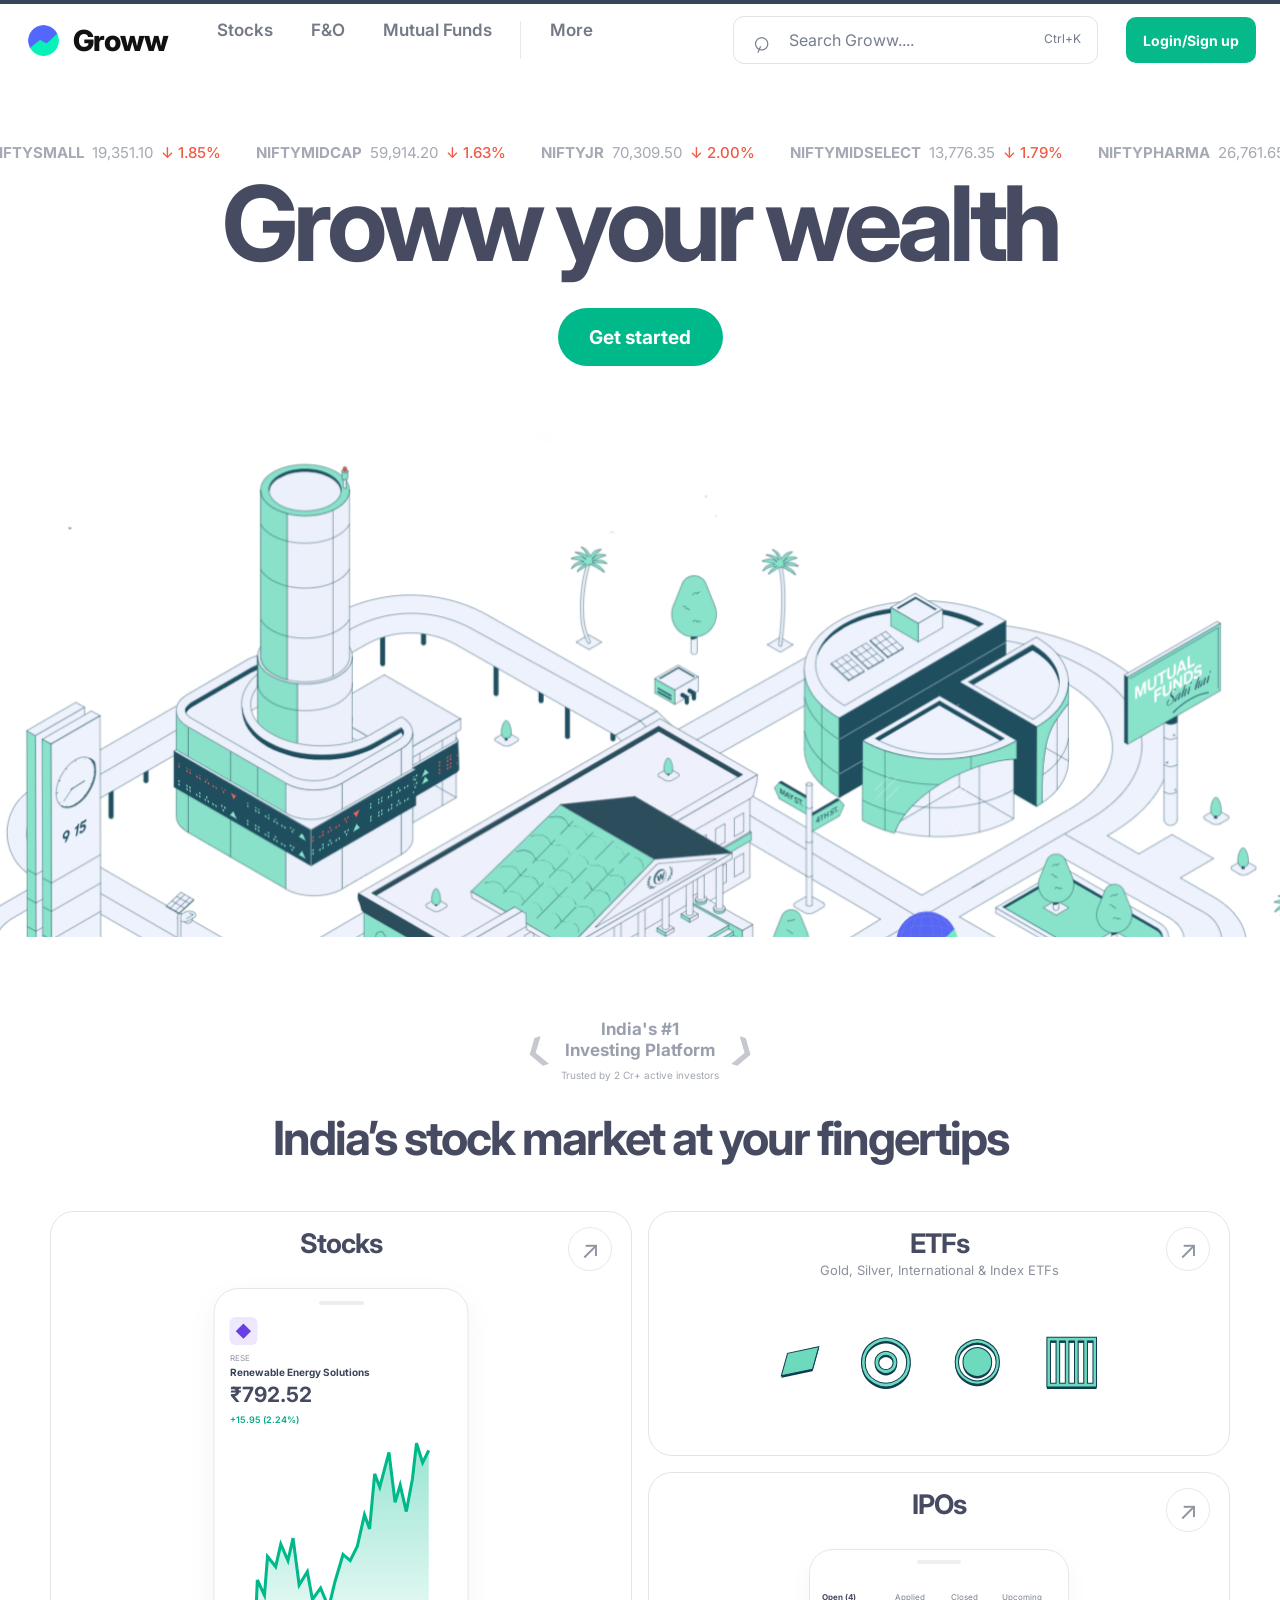
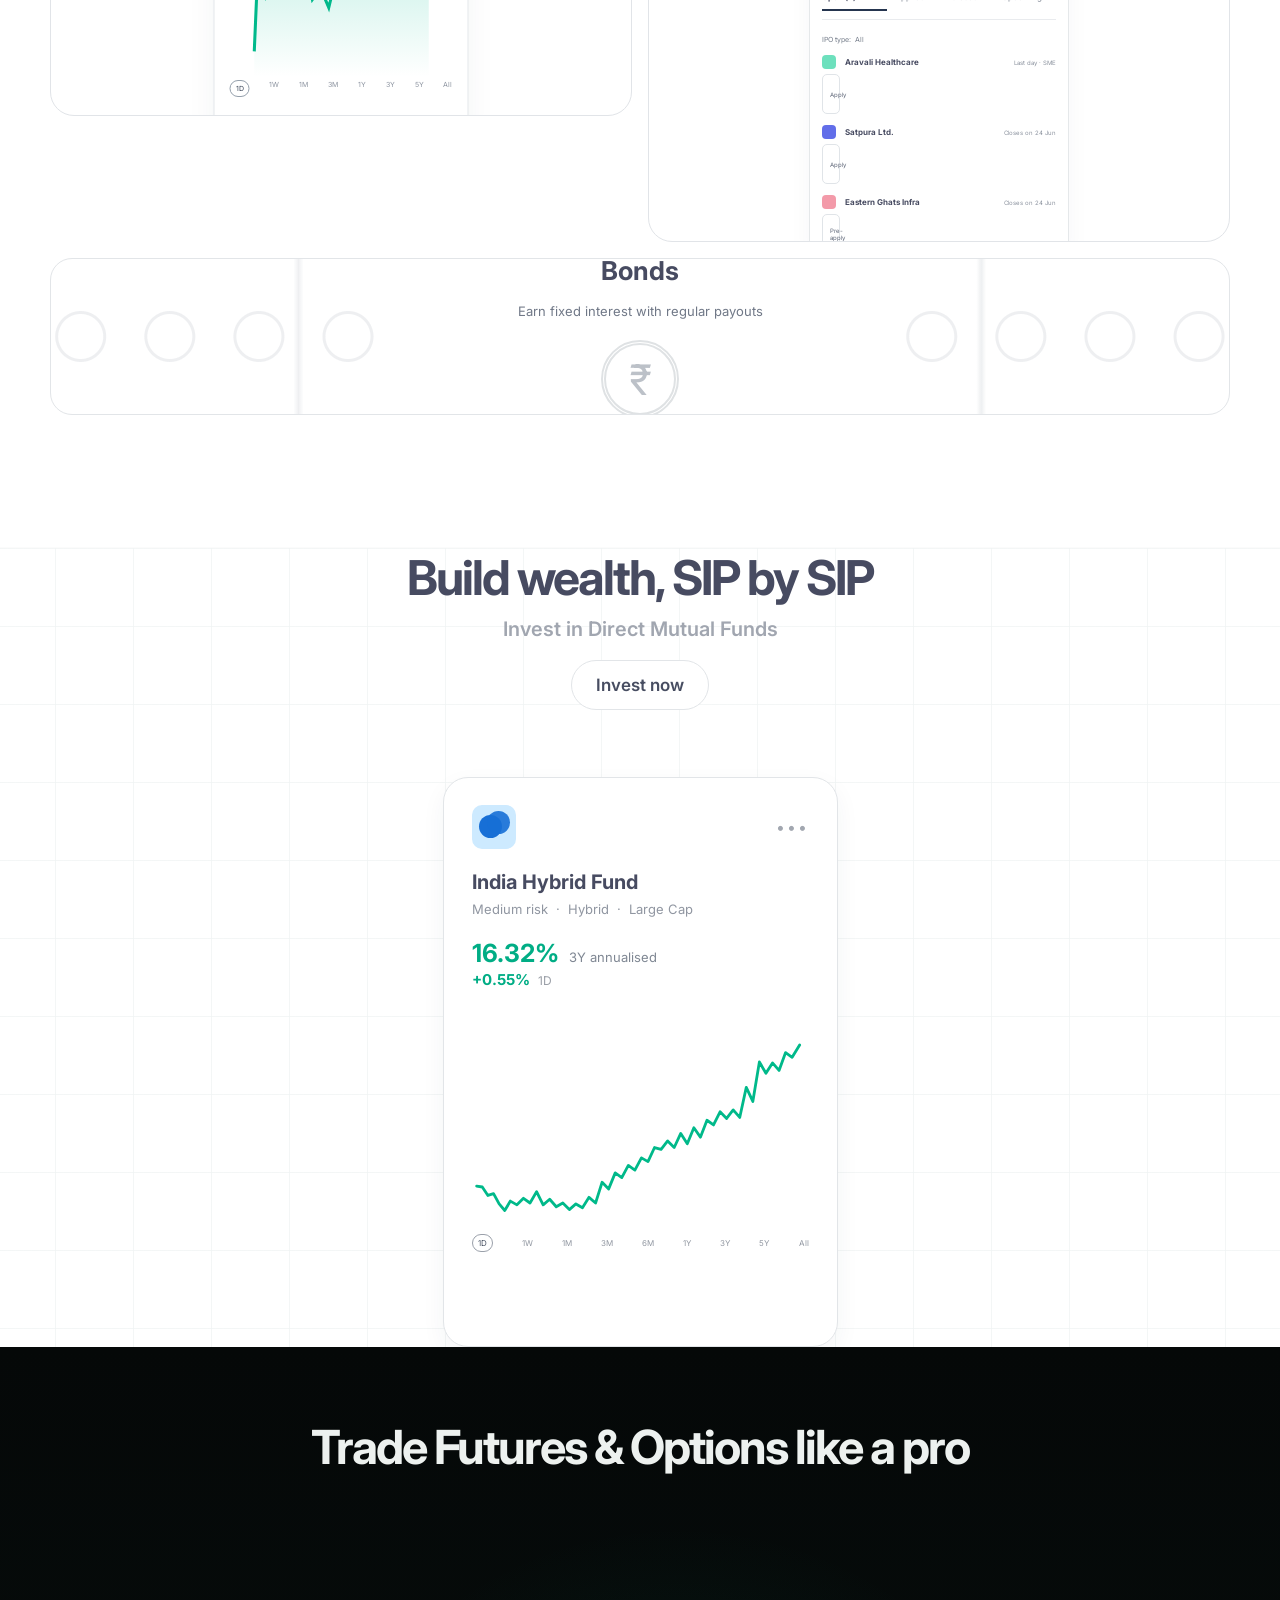
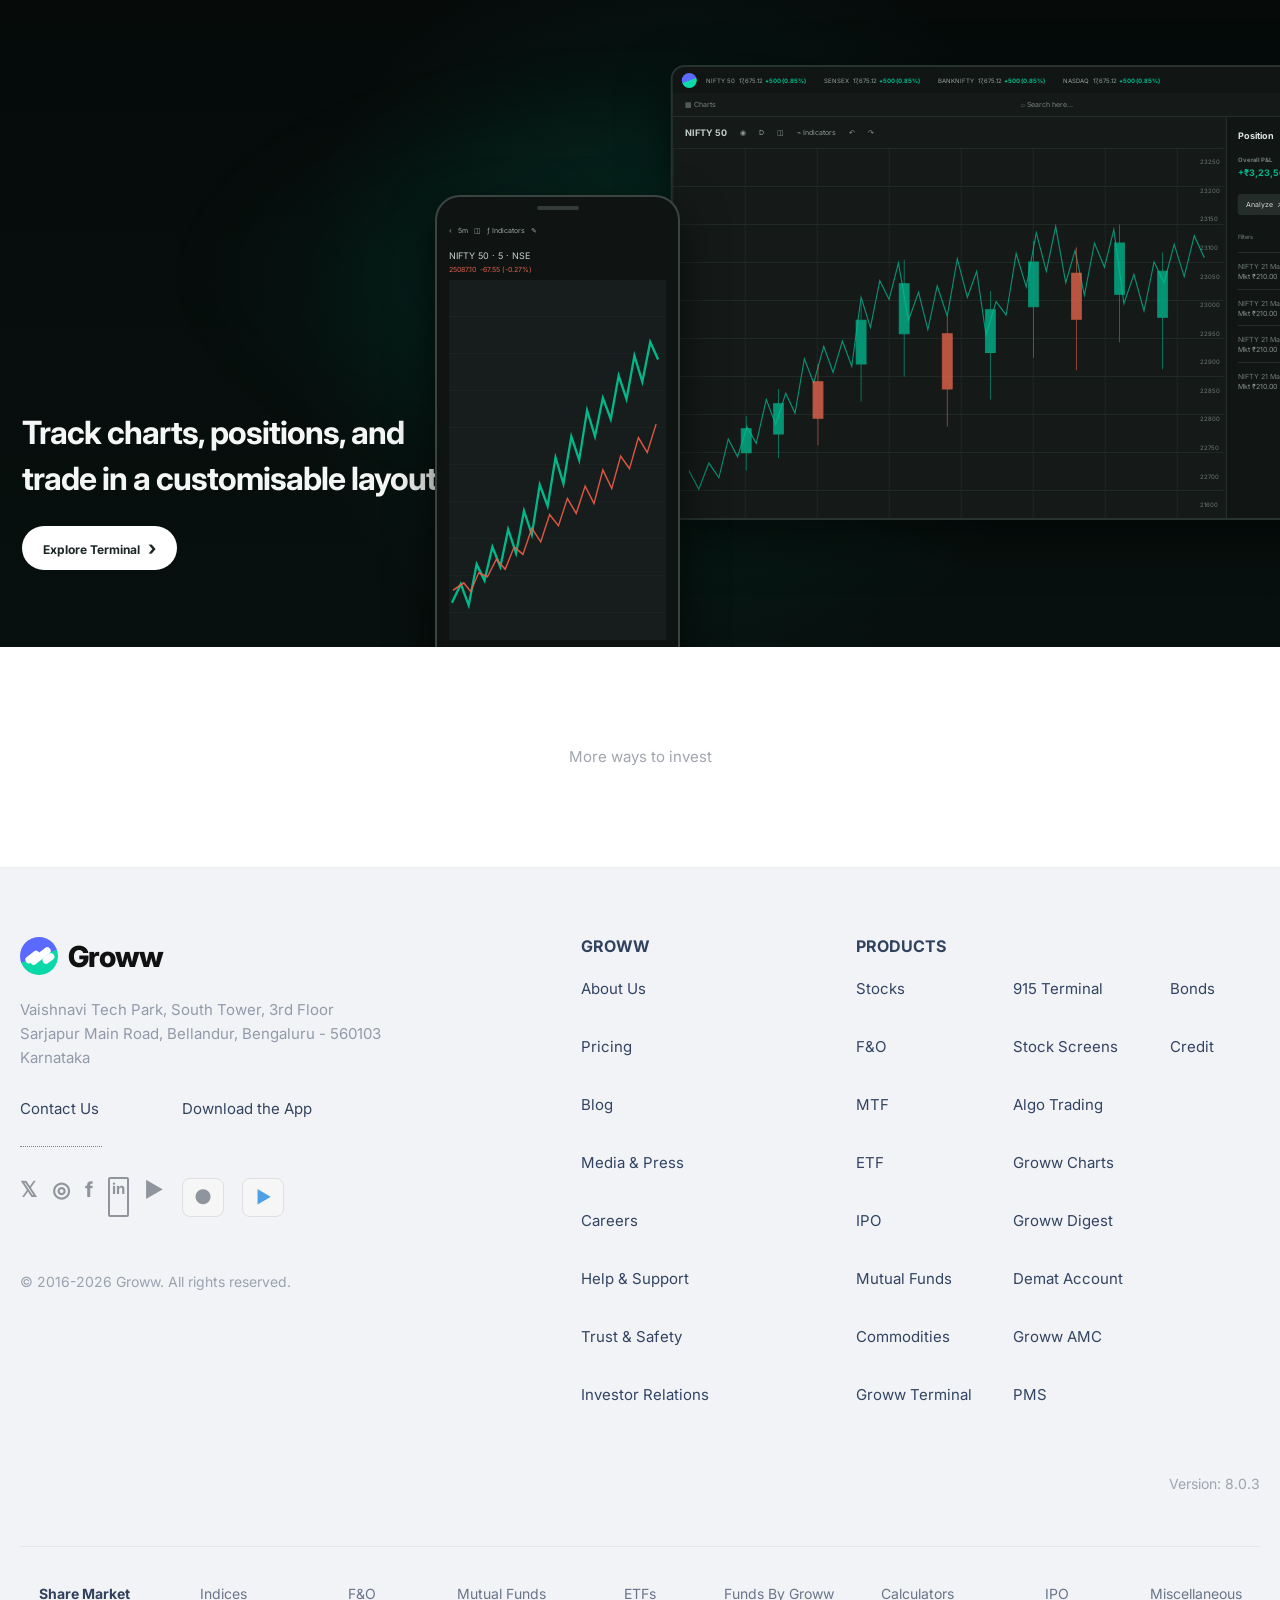
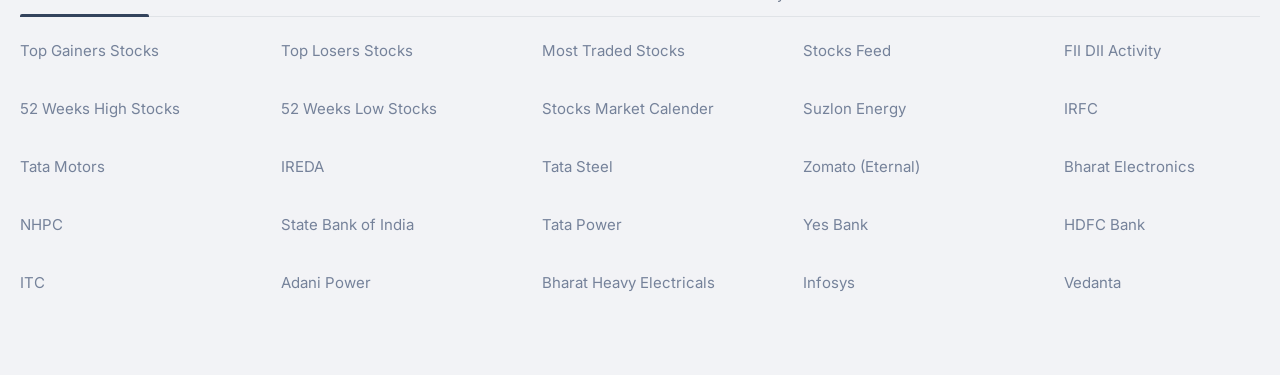
<file: index.html>
<!doctype html>
<html lang="en">
<head>
<meta charset="UTF-8">
<meta name="viewport" content="width=device-width, initial-scale=1.0">
<meta name="theme-color" content="#ffffff">
<title>Groww · Replica</title>
<link rel="preconnect" href="https://fonts.googleapis.com">
<link rel="preconnect" href="https://fonts.gstatic.com" crossorigin>
<link href="https://fonts.googleapis.com/css2?family=Inter:wght@400;500;600;700;800&display=swap" rel="stylesheet">
<link rel="stylesheet" href="./login.css">
<link rel="icon" href="/favicon.png" type="image/png"><link rel="apple-touch-icon" href="/favicon.png"><link rel="stylesheet" href="/responsive.css">

<link rel="manifest" href="/manifest.webmanifest">
</head>
<body>
<script>
if(localStorage.getItem("groww_demo_logged_in")==="1") location.replace("./dashboard.html");
</script>

<div class="site-page">
<header class="landing-header">
  <div class="landing-inner">
    <a class="brand" href="#">
      <img class="site-logo site-logo-landing" src="/favicon.png" alt="Groww">
      <span class="brand-name">Groww</span>
    </a>
    <nav class="landing-nav">
      <a href="#">Stocks</a>
      <a href="#">F&amp;O</a>
      <a href="#">Mutual Funds</a>
    </nav>
    <span class="landing-divider"></span>
    <a class="more-link" href="#">More</a>
    <div class="landing-spacer"></div>
    <div class="landing-search">
      <span class="search-symbol">⌕</span>
      <input id="landingSearch" placeholder="Search Groww...." aria-label="Search Groww">
      <span>Ctrl+K</span>
    </div>
    <button class="login-button" id="openLogin">Login/Sign up</button>
  </div>
</header>

<main>
  <div class="market-strip">
    <div class="market-track">
      <div class="market-item faded">17%</div>
      <div class="market-item"><b>NIFTYSMALL</b><span>19,351.10</span><em>↓ 1.85%</em></div>
      <div class="market-item"><b>NIFTYMIDCAP</b><span>59,914.20</span><em>↓ 1.63%</em></div>
      <div class="market-item"><b>NIFTYJR</b><span>70,309.50</span><em>↓ 2.00%</em></div>
      <div class="market-item"><b>NIFTYMIDSELECT</b><span>13,776.35</span><em>↓ 1.79%</em></div>
      <div class="market-item"><b>NIFTYPHARMA</b><span>26,761.65</span><em>↓ 0.89%</em></div>
    </div>
  </div>

  <section class="landing-hero">
    <h1>Groww your wealth</h1>
    <button class="hero-start" id="heroStart">Get started</button>
    <div class="hero-image">
      <img src="./image.png" alt="Groww investment illustration">
    </div>
  </section>

  <section class="platform-section">
    <div class="trust-heading">
      <div class="laurel">❮</div>
      <div>
        <strong>India's #1<br>Investing Platform</strong>
        <small>Trusted by 2 Cr+ active investors</small>
      </div>
      <div class="laurel flip">❯</div>
    </div>

    <h2 class="platform-title">India’s stock market at your fingertips</h2>

    <div class="product-showcase">
      <a class="showcase-card stocks-card" href="#">
        <span class="arrow">↗</span>
        <h3>Stocks</h3>
        <div class="stock-phone">
          <div class="phone-speaker"></div>
          <div class="phone-brand-icon">◆</div>
          <small>RESE</small>
          <b>Renewable Energy Solutions</b>
          <strong>₹792.52</strong>
          <em>+15.95 (2.24%)</em>
          <svg viewBox="0 0 180 245"><defs><linearGradient id="sg" x1="0" y1="0" x2="0" y2="1"><stop offset="0" stop-color="#00bd91" stop-opacity=".40"/><stop offset="1" stop-color="#00bd91" stop-opacity="0"/></linearGradient></defs><path d="M5 215 L8 145 L15 160 L18 122 L26 132 L31 110 L38 126 L43 104 L49 150 L57 137 L62 164 L70 153 L78 172 L84 147 L92 120 L99 126 L106 112 L113 81 L118 95 L123 41 L128 54 L137 20 L143 69 L148 52 L154 78 L160 46 L164 11 L170 30 L176 18 L176 240 L5 240Z" fill="url(#sg)"/><path d="M5 215 L8 145 L15 160 L18 122 L26 132 L31 110 L38 126 L43 104 L49 150 L57 137 L62 164 L70 153 L78 172 L84 147 L92 120 L99 126 L106 112 L113 81 L118 95 L123 41 L128 54 L137 20 L143 69 L148 52 L154 78 L160 46 L164 11 L170 30 L176 18" fill="none" stroke="#00b98b" stroke-width="3"/></svg>
          <div class="phone-tabs"><span>1D</span><span>1W</span><span>1M</span><span>3M</span><span>1Y</span><span>3Y</span><span>5Y</span><span>All</span></div>
        </div>
      </a>

      <div class="right-showcase">
        <a class="showcase-card etf-card" href="#">
          <span class="arrow">↗</span>
          <h3>ETFs</h3>
          <p>Gold, Silver, International &amp; Index ETFs</p>
          <div class="etf-icons">
            <span class="etf-icon bars">▰</span>
            <span class="etf-icon coin">◎</span>
            <span class="etf-icon globe">◉</span>
            <span class="etf-icon tower">▥</span>
          </div>
        </a>

        <a class="showcase-card ipo-card" href="#">
          <span class="arrow">↗</span>
          <h3>IPOs</h3>
          <div class="ipo-phone">
            <div class="ipo-tabs"><b>Open (4)</b><span>Applied</span><span>Closed</span><span>Upcoming</span></div>
            <small>IPO type: &nbsp;All</small>
            <div class="ipo-row"><i></i><strong>Aravali Healthcare</strong><em>Last day · SME</em><button>Apply</button></div>
            <div class="ipo-row"><i class="blue"></i><strong>Satpura Ltd.</strong><em>Closes on 24 Jun</em><button>Apply</button></div>
            <div class="ipo-row"><i class="pink"></i><strong>Eastern Ghats Infra</strong><em>Closes on 24 Jun</em><button>Pre-apply</button></div>
            <div class="ipo-row"><i class="orange"></i><strong>Himalaya Industries</strong><em>Closes on 24 Jun</em><button>Pre-apply</button></div>
          </div>
        </a>
      </div>
    </div>

    <div class="bonds-card">
      <div class="bond-pattern left"></div>
      <div class="bond-center">
        <h3>Bonds</h3>
        <p>Earn fixed interest with regular payouts</p>
        <div class="rupee">₹</div>
      </div>
      <div class="bond-pattern right"></div>
    </div>
  </section>

  <section class="sip-section">
    <div class="sip-head">
      <h2>Build wealth, SIP by SIP</h2>
      <p>Invest in Direct Mutual Funds</p>
      <button id="sipBtn">Invest now</button>
    </div>
    <div class="sip-grid">
      <div class="sip-card-ui">
        <div class="fund-top">
          <div class="fund-icon"><span></span><span></span></div>
          <span class="fund-menu">•••</span>
        </div>
        <h3>India Hybrid Fund</h3>
        <p class="fund-desc">Medium risk&nbsp; · &nbsp;Hybrid&nbsp; · &nbsp;Large Cap</p>
        <div class="fund-return"><strong>16.32%</strong><span>3Y annualised</span></div>
        <div class="fund-day"><strong>+0.55%</strong><span>1D</span></div>
        <div class="fund-chart">
          <svg viewBox="0 0 360 250" preserveAspectRatio="none" aria-hidden="true">
            <path class="fund-chart-line" d="M5 199 L11 200 L17 209 L23 207 L29 218 L35 225 L41 215 L48 219 L55 212 L62 217 L69 205 L76 219 L83 213 L90 221 L97 217 L104 224 L111 218 L118 222 L125 211 L132 217 L139 195 L146 202 L153 185 L160 190 L167 177 L174 182 L181 169 L188 173 L195 158 L202 160 L209 151 L216 158 L223 143 L230 154 L237 137 L244 147 L251 129 L258 134 L265 120 L272 127 L279 118 L286 126 L293 94 L300 109 L307 67 L314 79 L321 68 L328 76 L335 57 L342 62 L350 49"></path>
          </svg>
        </div>
        <div class="fund-timeline"><span>1D</span><span>1W</span><span>1M</span><span>3M</span><span>6M</span><span>1Y</span><span>3Y</span><span>5Y</span><span>All</span></div>
      </div>
    </div>
  </section>


  <section class="fo-section" id="fo-section">
    <div class="fo-header">
      <h2>Trade Futures &amp; Options like a pro</h2>
    </div>

    <div class="fo-stage">
      <div class="fo-glow"></div>

      <div class="fo-copy">
        <h3>Track charts, positions, and<br>trade in a customisable layout</h3>
        <button id="terminalExplore">Explore Terminal <span>›</span></button>
      </div>

      <div class="terminal-screen">
        <div class="terminal-top">
          <div class="terminal-brand"><span class="mini-mark"></span></div>
          <div class="terminal-tickers">
            <span>NIFTY 50&nbsp; 17,675.12 <b>+500 (0.85%)</b></span>
            <span>SENSEX&nbsp; 17,675.12 <b>+500 (0.85%)</b></span>
            <span>BANKNIFTY&nbsp; 17,675.12 <b>+500 (0.85%)</b></span>
            <span>NASDAQ&nbsp; 17,675.12 <b>+500 (0.85%)</b></span>
          </div>
        </div>
        <div class="terminal-toolbar"><span>▦ Charts</span><span>⌕ Search here...</span><span>×</span></div>
        <div class="terminal-body">
          <div class="chart-toolbar"><b>NIFTY 50</b><span>◉</span><span>D</span><span>◫</span><span>⌁ Indicators</span><span>↶</span><span>↷</span></div>
          <div class="candle-chart">
            <div class="yaxis"><span>23250</span><span>23200</span><span>23150</span><span>23100</span><span>23050</span><span>23000</span><span>22950</span><span>22900</span><span>22850</span><span>22800</span><span>22750</span><span>22700</span><span>21600</span></div>
            <div class="grid"></div>
            <svg viewBox="0 0 720 330" preserveAspectRatio="none">
              <path class="price-line" d="M0 292 L14 310 L28 285 L42 299 L55 262 L68 279 L81 250 L94 266 L108 224 L121 248 L135 218 L148 237 L161 185 L174 208 L188 173 L201 198 L214 168 L227 192 L240 126 L253 155 L266 110 L279 128 L292 93 L306 148 L320 121 L333 157 L346 115 L360 144 L374 89 L388 126 L401 101 L414 162 L428 130 L442 143 L456 84 L470 116 L484 64 L498 101 L511 58 L525 112 L538 81 L551 124 L565 74 L579 97 L592 61 L606 132 L620 104 L634 139 L648 92 L662 112 L676 75 L690 106 L704 67 L718 88"></path>
              <g class="candles">
                <path d="M80 240v52 M73 252h14v23H73z"/><path d="M125 214v66 M118 228h14v29h-14z"/><path d="M180 190v78 M173 207h14v35h-14z"/><path d="M240 132v94 M233 148h14v42h-14z"/><path d="M300 90v112 M293 113h14v48h-14z"/><path d="M360 145v105 M353 161h14v53h-14z"/><path d="M420 120v104 M413 138h14v41h-14z"/><path d="M480 72v112 M473 92h14v43h-14z"/><path d="M540 78v118 M533 103h14v44h-14z"/><path d="M600 56v113 M593 74h14v49h-14z"/><path d="M660 83v112 M653 101h14v44h-14z"/></g>
            </svg>
          </div>
        </div>
        <aside class="position-panel">
          <h4>Position</h4><strong>Overall P&amp;L</strong><b>+₹3,23,568.00</b>
          <div class="filter">Analyze&nbsp; ↗</div>
          <small>Filters</small>
          <p>NIFTY 21 Mar 21750<br><span>Mkt ₹210.00</span></p>
          <p>NIFTY 21 Mar 21750<br><span>Mkt ₹210.00</span></p>
          <p>NIFTY 21 Mar 21750<br><span>Mkt ₹210.00</span></p>
          <p>NIFTY 21 Mar 21750<br><span>Mkt ₹210.00</span></p>
        </aside>
      </div>

      <div class="fo-phone">
        <div class="phone-notch"></div>
        <div class="phone-mini-toolbar">‹ &nbsp; 5m &nbsp; ◫ &nbsp; ƒ Indicators &nbsp; ✎</div>
        <div class="phone-title">NIFTY 50 · 5 · NSE</div>
        <div class="phone-price">25087.10&nbsp; -67.55 (-0.27%)</div>
        <svg viewBox="0 0 220 290" preserveAspectRatio="none">
          <path class="phone-chart" d="M3 260 L12 245 L20 262 L28 229 L36 242 L44 215 L52 231 L60 201 L68 220 L76 186 L84 205 L92 165 L100 182 L108 143 L116 164 L124 126 L132 145 L140 105 L148 126 L156 95 L164 112 L172 77 L180 96 L188 61 L196 82 L204 50 L212 64"></path>
          <path class="phone-line2" d="M4 250 L15 244 L22 251 L30 236 L39 239 L48 225 L57 233 L66 215 L75 221 L84 200 L93 211 L102 189 L111 198 L120 176 L129 188 L138 166 L147 180 L156 153 L165 168 L174 142 L183 152 L192 127 L201 139 L210 116"></path>
        </svg>
      </div>
    </div>
  </section>

  <section class="bottom-space">
    <span>More ways to invest</span>
  </section>

</main>
<footer class="site-footer">
  <div class="footer-main">
    <div class="footer-brand-col">
      <a class="footer-brand" href="#">
        <span class="groww-mark footer-mark"><i></i><i></i><i></i></span>
        <span>Groww</span>
      </a>
      <p>Vaishnavi Tech Park, South Tower, 3rd Floor<br>
      Sarjapur Main Road, Bellandur, Bengaluru - 560103<br>
      Karnataka</p>

      <div class="footer-contact-row">
        <div>
          <a class="footer-title-link" href="#">Contact Us</a>
          <span class="footer-rule"></span>
        </div>
        <div>
          <span class="footer-title-link plain">Download the App</span>
        </div>
      </div>

      <div class="social-row">
        <a href="#" aria-label="X">𝕏</a>
        <a href="#" aria-label="Instagram">◎</a>
        <a href="#" aria-label="Facebook">f</a>
        <a href="#" aria-label="LinkedIn">in</a>
        <a href="#" aria-label="YouTube">▶</a>
        <span class="app-badge apple">●</span>
        <span class="app-badge play">▶</span>
      </div>

      <div class="copyright">© 2016-2026 Groww. All rights reserved.</div>
    </div>

    <div class="footer-links">
      <div class="footer-col">
        <h4>GROWW</h4>
        <a href="#">About Us</a><a href="#">Pricing</a><a href="#">Blog</a>
        <a href="#">Media &amp; Press</a><a href="#">Careers</a>
        <a href="#">Help &amp; Support</a><a href="#">Trust &amp; Safety</a>
        <a href="#">Investor Relations</a>
      </div>
      <div class="footer-col products-col">
        <h4>PRODUCTS</h4>
        <div class="product-link-grid">
          <div><a href="#">Stocks</a><a href="#">F&amp;O</a><a href="#">MTF</a><a href="#">ETF</a><a href="#">IPO</a><a href="#">Mutual Funds</a><a href="#">Commodities</a><a href="#">Groww Terminal</a></div>
          <div><a href="#">915 Terminal</a><a href="#">Stock Screens</a><a href="#">Algo Trading</a><a href="#">Groww Charts</a><a href="#">Groww Digest</a><a href="#">Demat Account</a><a href="#">Groww AMC</a><a href="#">PMS</a></div>
          <div><a href="#">Bonds</a><a href="#">Credit</a></div>
        </div>
      </div>
    </div>
  </div>

  <div class="footer-meta">
    <span>Version: 8.0.3</span>
  </div>

  <div class="seo-footer">
    <div class="seo-tabs">
      <button class="active">Share Market</button>
      <button>Indices</button><button>F&amp;O</button><button>Mutual Funds</button>
      <button>ETFs</button><button>Funds By Groww</button><button>Calculators</button>
      <button>IPO</button><button>Miscellaneous</button>
    </div>
    <div class="seo-grid">
      <div><a>Top Gainers Stocks</a><a>52 Weeks High Stocks</a><a>Tata Motors</a><a>NHPC</a><a>ITC</a></div>
      <div><a>Top Losers Stocks</a><a>52 Weeks Low Stocks</a><a>IREDA</a><a>State Bank of India</a><a>Adani Power</a></div>
      <div><a>Most Traded Stocks</a><a>Stocks Market Calender</a><a>Tata Steel</a><a>Tata Power</a><a>Bharat Heavy Electricals</a></div>
      <div><a>Stocks Feed</a><a>Suzlon Energy</a><a>Zomato (Eternal)</a><a>Yes Bank</a><a>Infosys</a></div>
      <div><a>FII DII Activity</a><a>IRFC</a><a>Bharat Electronics</a><a>HDFC Bank</a><a>Vedanta</a></div>
    </div>
  </div>
</footer>
</div>

<div class="modal-backdrop" id="loginModal" aria-hidden="true">
  <section class="login-dialog" role="dialog" aria-modal="true" aria-labelledby="welcomeTitle">
    <button class="dialog-close" id="closeLogin" aria-label="Close">×</button>

    <div class="dialog-left">
      <div class="contour"></div>
      <div class="dialog-left-content">
        <h2>Simple, Free<br>Investing.</h2>
        <div class="dash"></div>
        <div class="left-label">Stocks</div>
      </div>
    </div>

    <div class="dialog-right">
      <h2 id="welcomeTitle">Welcome to Groww</h2>
      <button class="google-login" id="googleLogin">
        <span class="google-icon">G</span>
        Continue with Google
      </button>

      <div class="dialog-or"><span>Or</span></div>

      <form id="loginForm" novalidate>
        <div class="email-field">
          <input id="email" type="email" autocomplete="email" placeholder="Your Email Address">
        </div>
        <div class="email-error" id="emailError"></div>
        <button class="dialog-continue" type="submit">Continue</button>
      </form>

      <p class="dialog-terms">
        By proceeding, I agree to <a href="#">T&amp;C</a> , <a href="#">Privacy Policy</a> &amp; <a href="#">Tariff Rates</a>
      </p>
    </div>
  </section>
</div>

<div class="toast" id="toast"></div>

<script>
const modal=document.getElementById("loginModal");
const email=document.getElementById("email");
const emailError=document.getElementById("emailError");
const toast=document.getElementById("toast");

function openLogin(){
  modal.classList.add("show");
  modal.setAttribute("aria-hidden","false");
  setTimeout(()=>email.focus(),80);
}
function closeLogin(){
  modal.classList.remove("show");
  modal.setAttribute("aria-hidden","true");
  emailError.textContent="";
}
function showToast(msg){
  toast.textContent=msg;
  toast.classList.add("show");
  clearTimeout(window.__toast);
  window.__toast=setTimeout(()=>toast.classList.remove("show"),2100);
}

document.getElementById("openLogin").addEventListener("click",openLogin);
document.getElementById("heroStart").addEventListener("click",openLogin);
document.getElementById("closeLogin").addEventListener("click",closeLogin);
modal.addEventListener("click",(e)=>{if(e.target===modal)closeLogin()});
document.addEventListener("keydown",(e)=>{
  if(e.key==="Escape")closeLogin();
  if((e.ctrlKey||e.metaKey)&&e.key.toLowerCase()==="k"){
    e.preventDefault();document.getElementById("landingSearch").focus();
  }
});
document.getElementById("landingSearch").addEventListener("keydown",(e)=>{
  if(e.key==="Enter"&&e.currentTarget.value.trim())showToast("Searching for "+e.currentTarget.value.trim());
});

document.getElementById("googleLogin").addEventListener("click",()=>{
  localStorage.setItem("groww_demo_logged_in","1");
  localStorage.setItem("groww_demo_provider","google");
  localStorage.setItem("groww_demo_auth_time",String(Date.now()));
  showToast("Login successful");
  setTimeout(()=>location.replace("./dashboard.html"),450);
});

document.getElementById("loginForm").addEventListener("submit",(e)=>{
  e.preventDefault();
  const value=email.value.trim();
  if(!/^\S+@\S+\.\S+$/.test(value)){
    emailError.textContent="Enter a valid email address";
    email.focus();
    return;
  }
  emailError.textContent="";
  localStorage.setItem("groww_demo_logged_in","1");
  localStorage.setItem("groww_demo_email",value);
  showToast("Login successful");
  setTimeout(()=>location.replace("./dashboard.html"),450);
});
email.addEventListener("input",()=>emailError.textContent="");
</script>

<script>
if ("serviceWorker" in navigator) {
  window.addEventListener("load", () => navigator.serviceWorker.register("/sw.js").catch(() => {}));
}
</script>
</body>
</html>
</file>
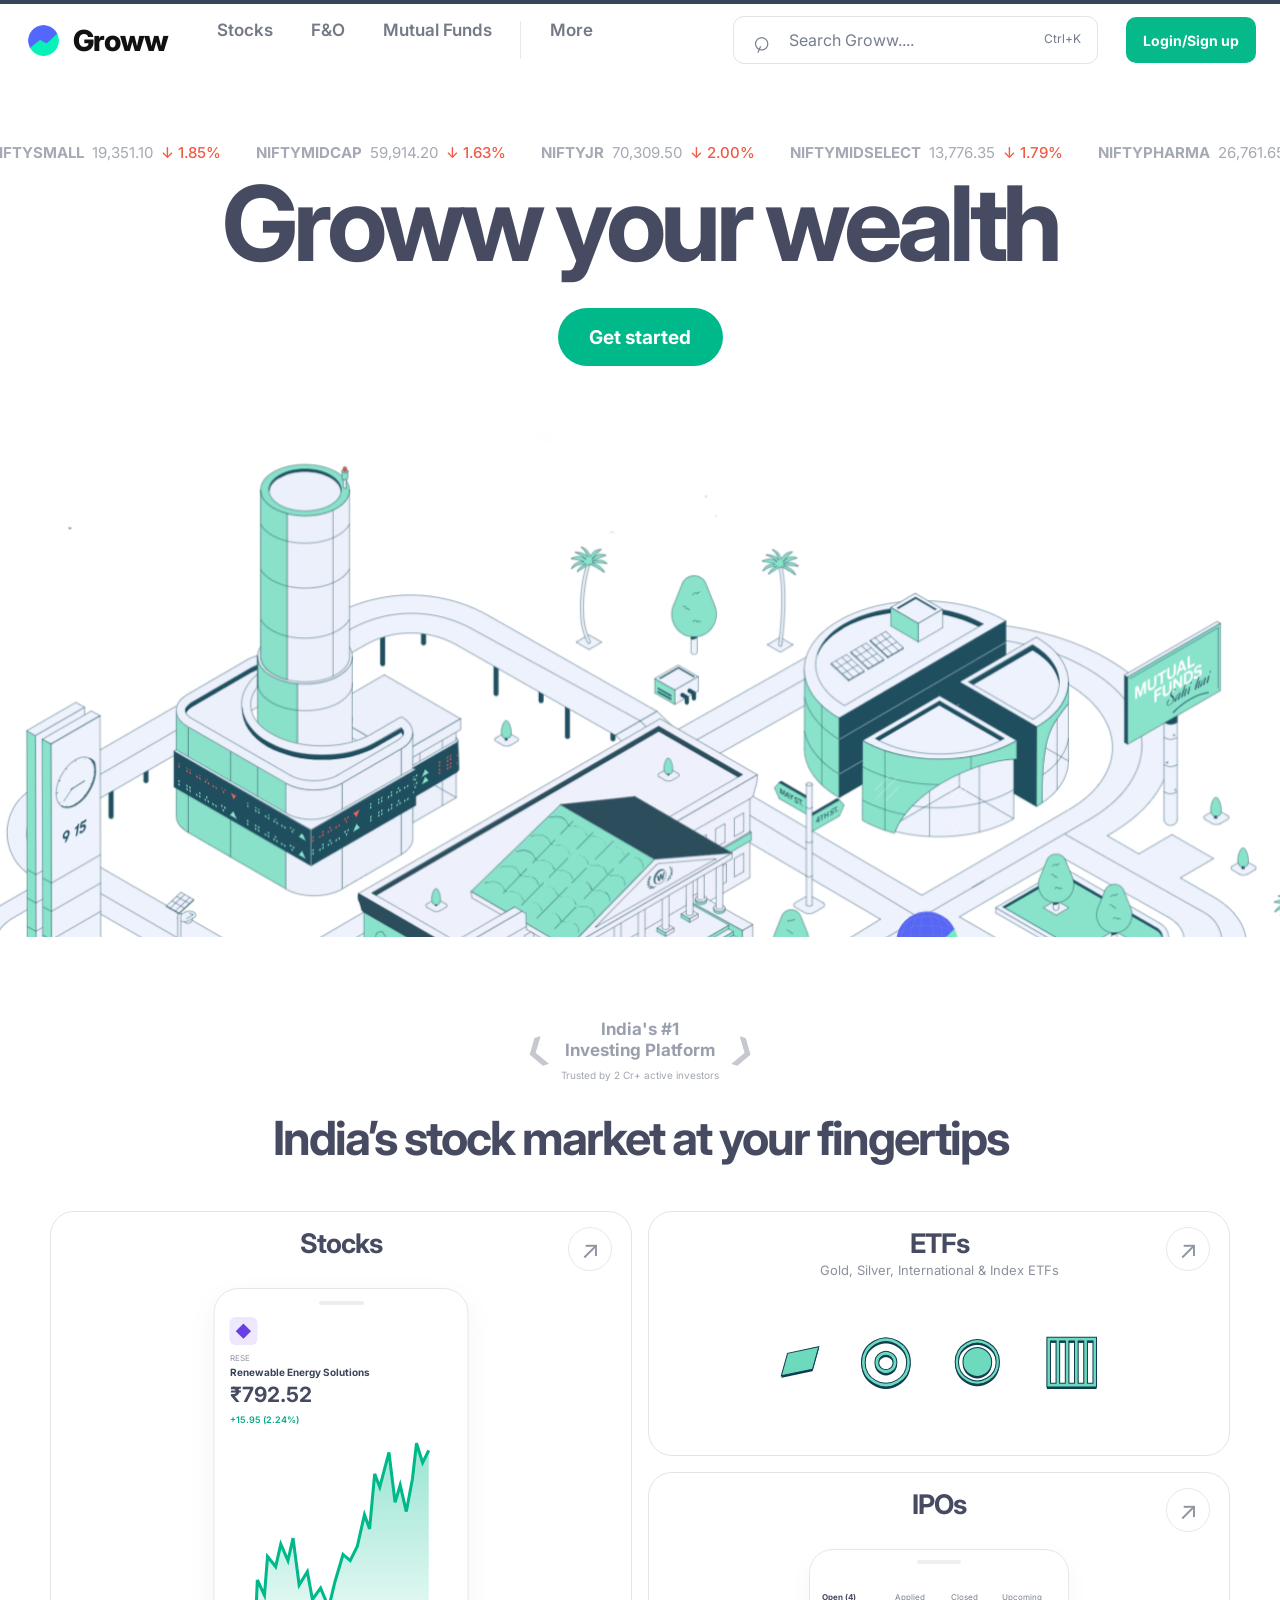
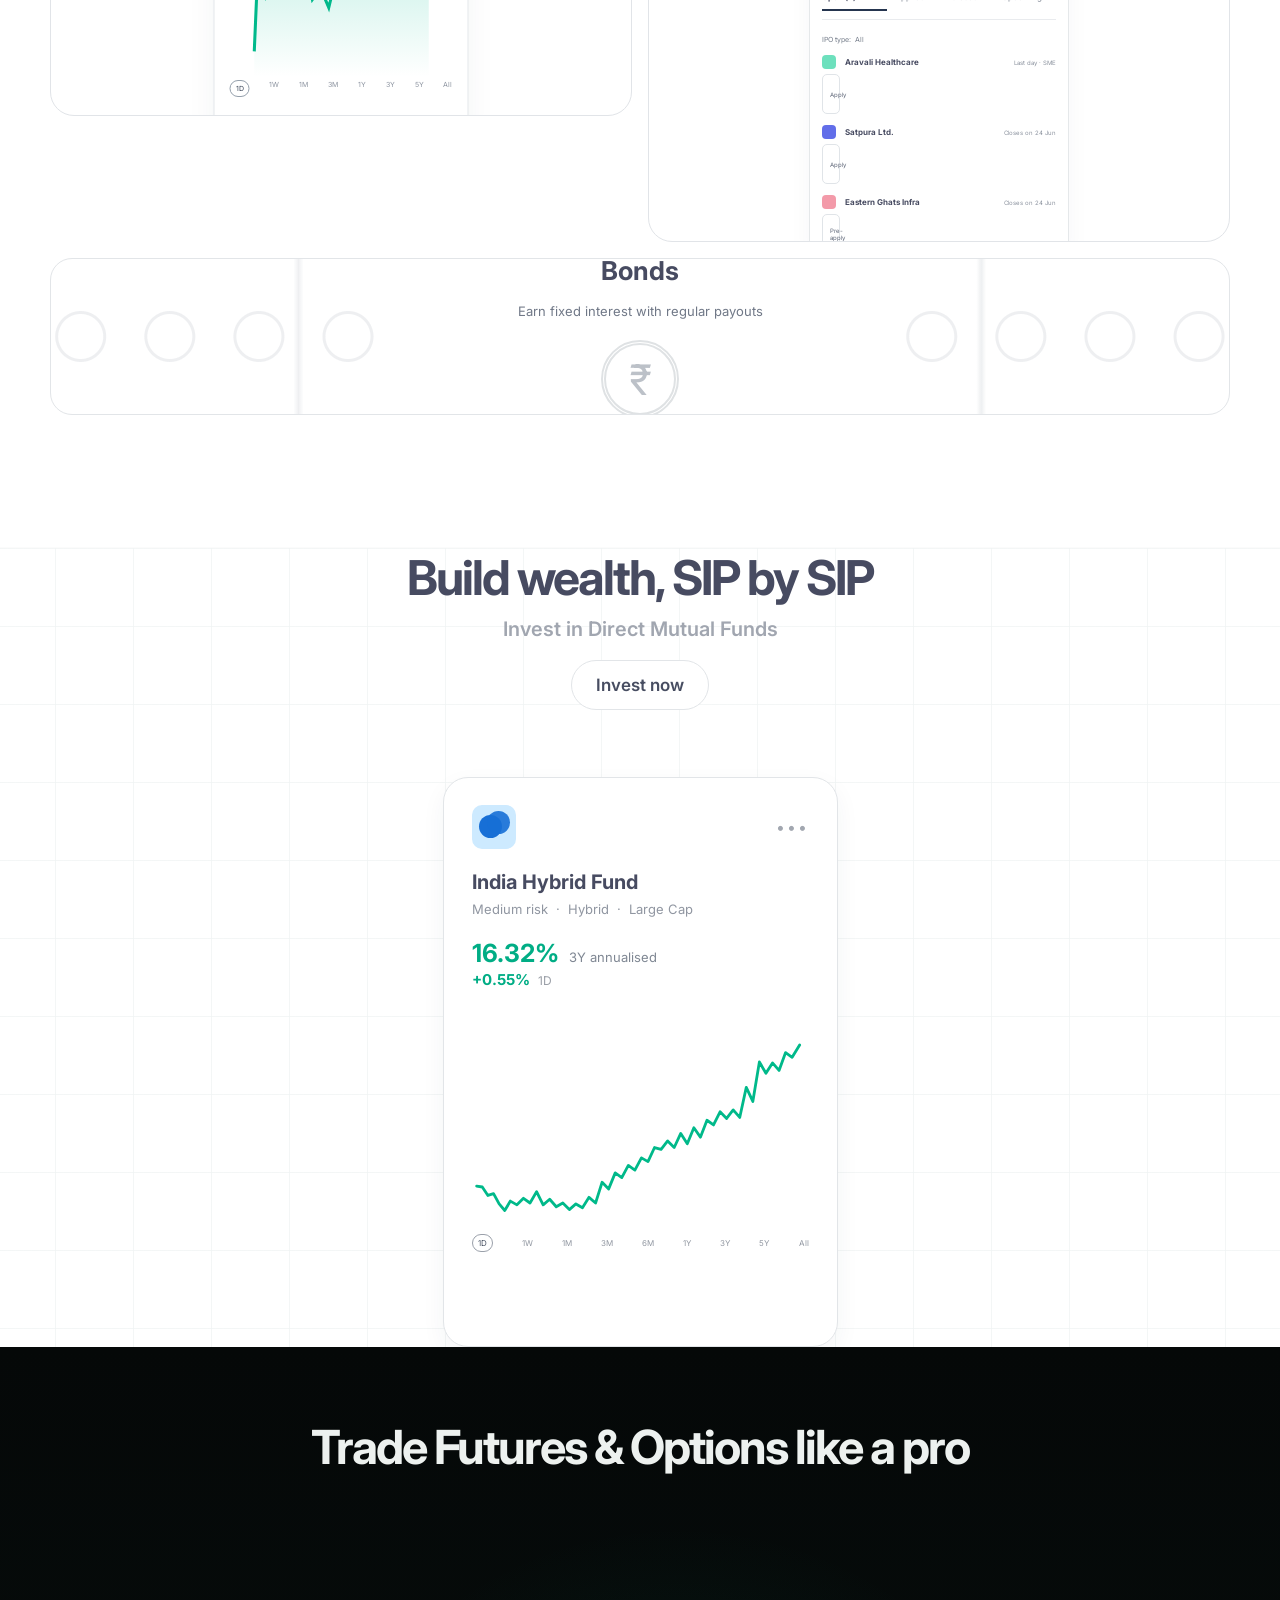
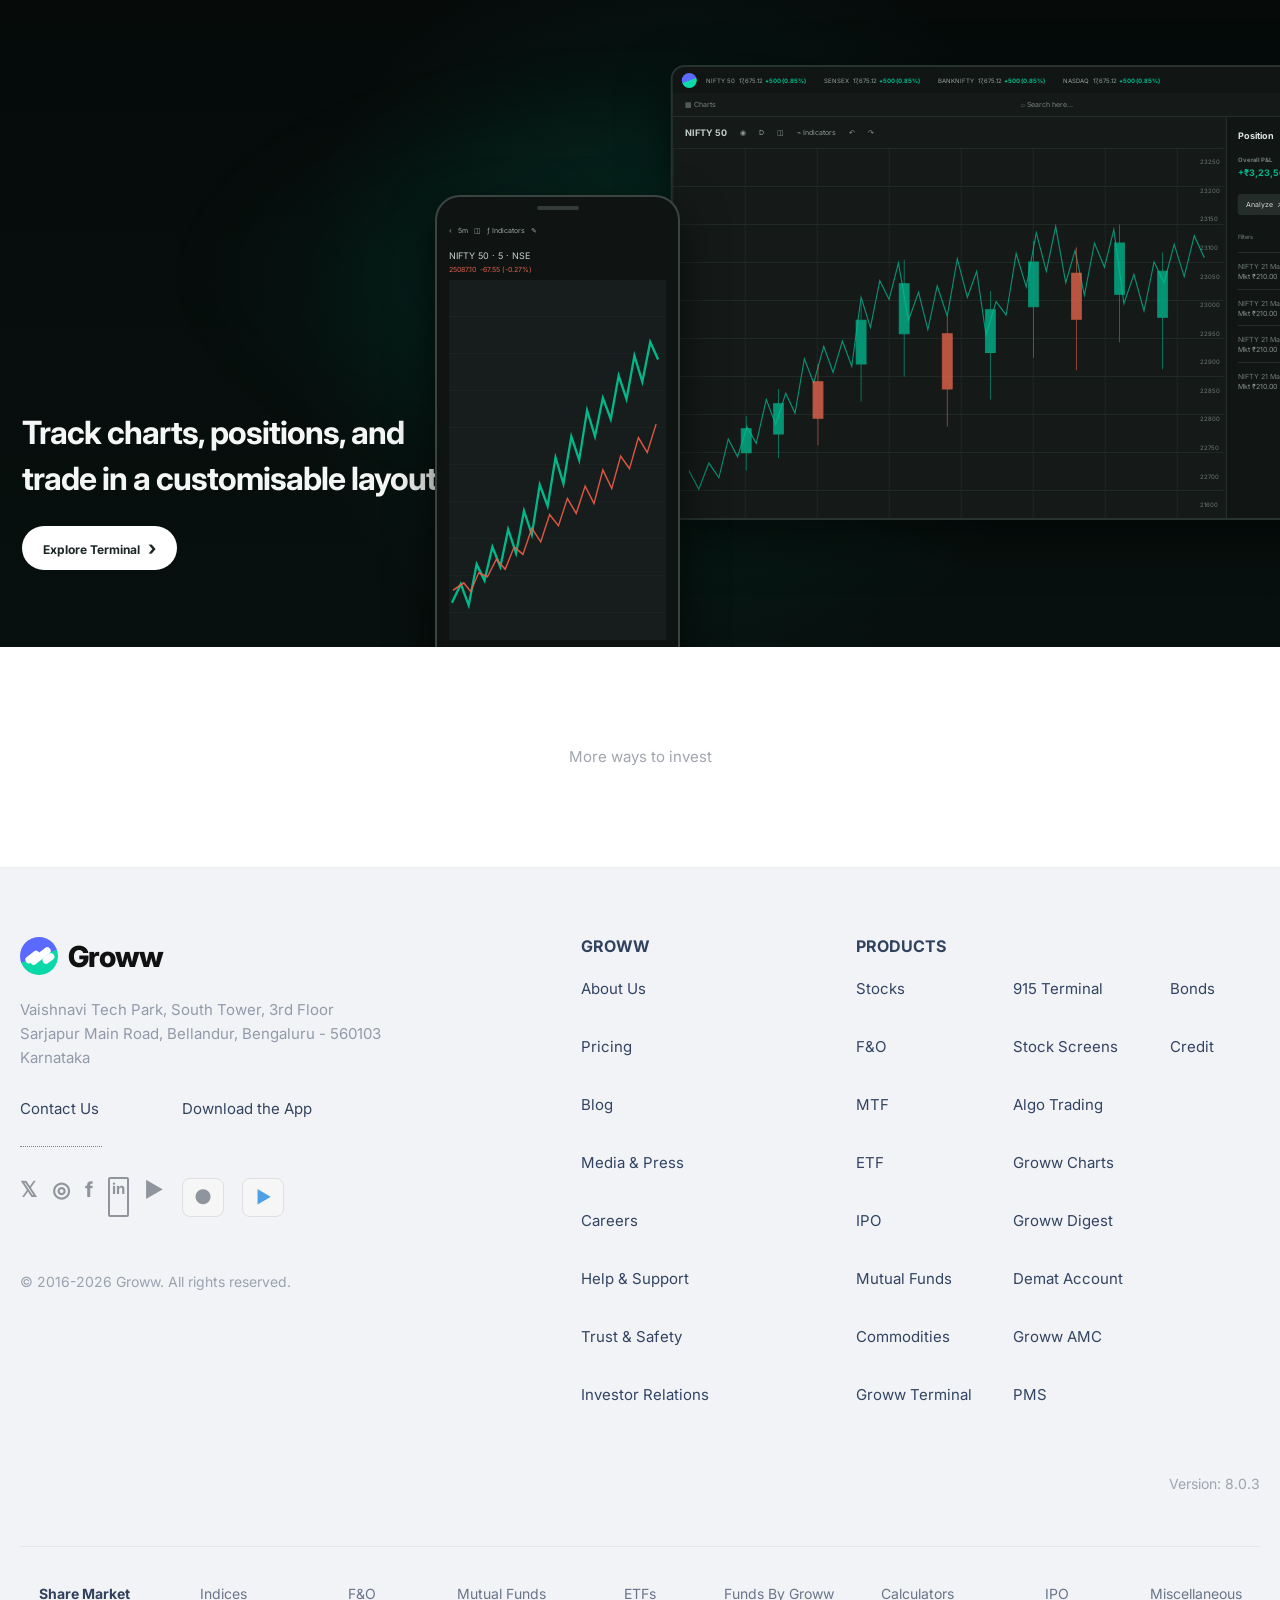
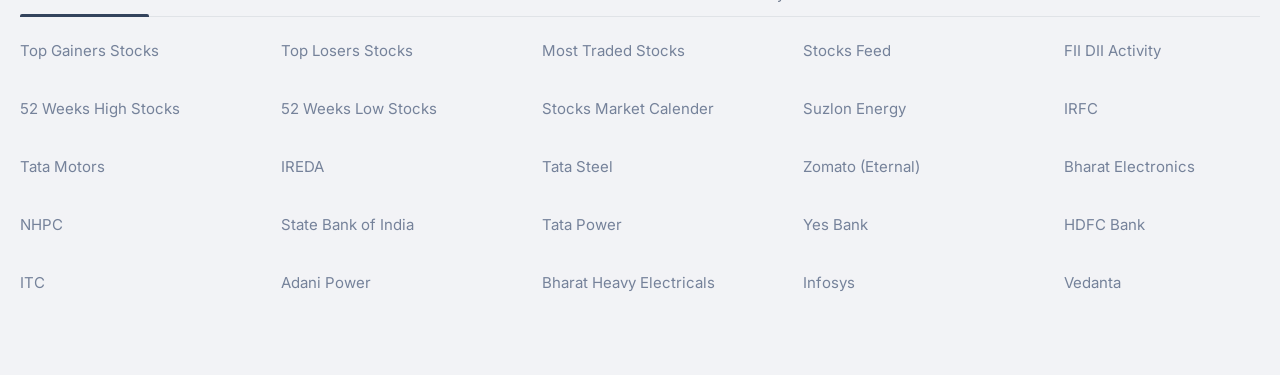
<file: help/index.html>
<!doctype html>
<html lang="en">
<head>
<meta charset="UTF-8"><meta name="viewport" content="width=device-width,initial-scale=1.0">
<title>Help &amp; Support | Groww Replica</title>
<link rel="preconnect" href="https://fonts.googleapis.com"><link rel="preconnect" href="https://fonts.gstatic.com" crossorigin>
<link href="https://fonts.googleapis.com/css2?family=Inter:wght@400;500;600;700&display=swap" rel="stylesheet">
<link rel="stylesheet" href="/help/styles.css">
<link rel="stylesheet" href="/responsive.css">

<link rel="manifest" href="/manifest.webmanifest">
</head>
<body>
<script>if(localStorage.getItem("groww_demo_logged_in")!=="1"){location.replace("/index.html")}</script>
<header class="help-header">
  <div class="help-header-inner">
    <a class="help-brand" href="/dashboard.html"><img class="help-logo" src="/favicon.png" alt="Groww"></a>
    <nav class="help-primary"><a class="active" href="/dashboard.html">Stocks</a><a href="#">F&amp;O</a><a href="#">Mutual Funds</a></nav>
    <div class="header-fill"></div>
    <div class="help-search"><span>⌕</span><input id="search" placeholder="Search Groww...."><small>Ctrl+K</small></div>
    <button class="help-bell" id="bell">♧</button>
    <button class="help-avatar" id="profile">MS</button>
  </div>
</header>

<main class="help-page">
  <h1>Customer Support</h1>
  <div class="help-layout">
    <section class="faq-card">
      <h2>FAQs</h2>
      <button class="faq-row"><span class="faq-icon">⚑</span><b>Complete Setup</b><span class="chevron">›</span></button><button class="faq-row"><span class="faq-icon">♙</span><b>My Account</b><span class="chevron">›</span></button><button class="faq-row"><span class="faq-icon">☑</span><b>Stocks, F&O, IPO & MTF</b><span class="chevron">›</span></button><button class="faq-row"><span class="faq-icon">▣</span><b>Payments & Withdrawals</b><span class="chevron">›</span></button><button class="faq-row"><span class="faq-icon">◉</span><b>Mutual Funds</b><span class="chevron">›</span></button><button class="faq-row"><span class="faq-icon">▣</span><b>FDs</b><span class="chevron">›</span></button><button class="faq-row"><span class="faq-icon">▣</span><b>US Stocks</b><span class="chevron">›</span></button>
    </section>
    <aside class="contact-col">
      <h2>Contact us 24x7</h2>
      <div class="contact-card">
        <button class="contact-row"><span class="contact-icon">⌕</span><div><b>Call us</b><small>+91 9108800604</small></div></button>
        <button class="contact-row"><span class="contact-icon">▤</span><div><b>Chat with us</b><small>Get an instant reply</small></div></button>
        <button class="contact-row"><span class="contact-icon">✉</span><div><b>Email us</b><small>support@groww.in</small></div></button>
      </div>
      <div class="quick-links"><button>What's new <span>›</span></button><button>Feedback <span>›</span></button><button>Grievance <span>›</span></button></div>
    </aside>
  </div>
</main>

<div class="toast" id="toast"></div>
<script>
const toast=m=>{const t=document.getElementById("toast");t.textContent=m;t.classList.add("show");clearTimeout(window.__t);window.__t=setTimeout(()=>t.classList.remove("show"),1700)};
document.getElementById("profile").addEventListener("click",()=>location.href="/dashboard.html");
document.getElementById("bell").addEventListener("click",()=>toast("No new notifications"));
document.querySelectorAll(".faq-row").forEach(b=>b.addEventListener("click",()=>toast(b.querySelector("b").textContent+" opened")));
document.querySelectorAll(".contact-row").forEach(b=>b.addEventListener("click",()=>toast(b.querySelector("b").textContent+" selected")));
document.querySelectorAll(".quick-links button").forEach(b=>b.addEventListener("click",()=>toast(b.textContent.replace("›","").trim())));
document.addEventListener("keydown",e=>{if((e.ctrlKey||e.metaKey)&&e.key.toLowerCase()==="k"){e.preventDefault();document.getElementById("search").focus()}});
</script>

<script>if("serviceWorker" in navigator){window.addEventListener("load",()=>navigator.serviceWorker.register("/sw.js").catch(()=>{}));}</script>
</body>
</html>
</file>
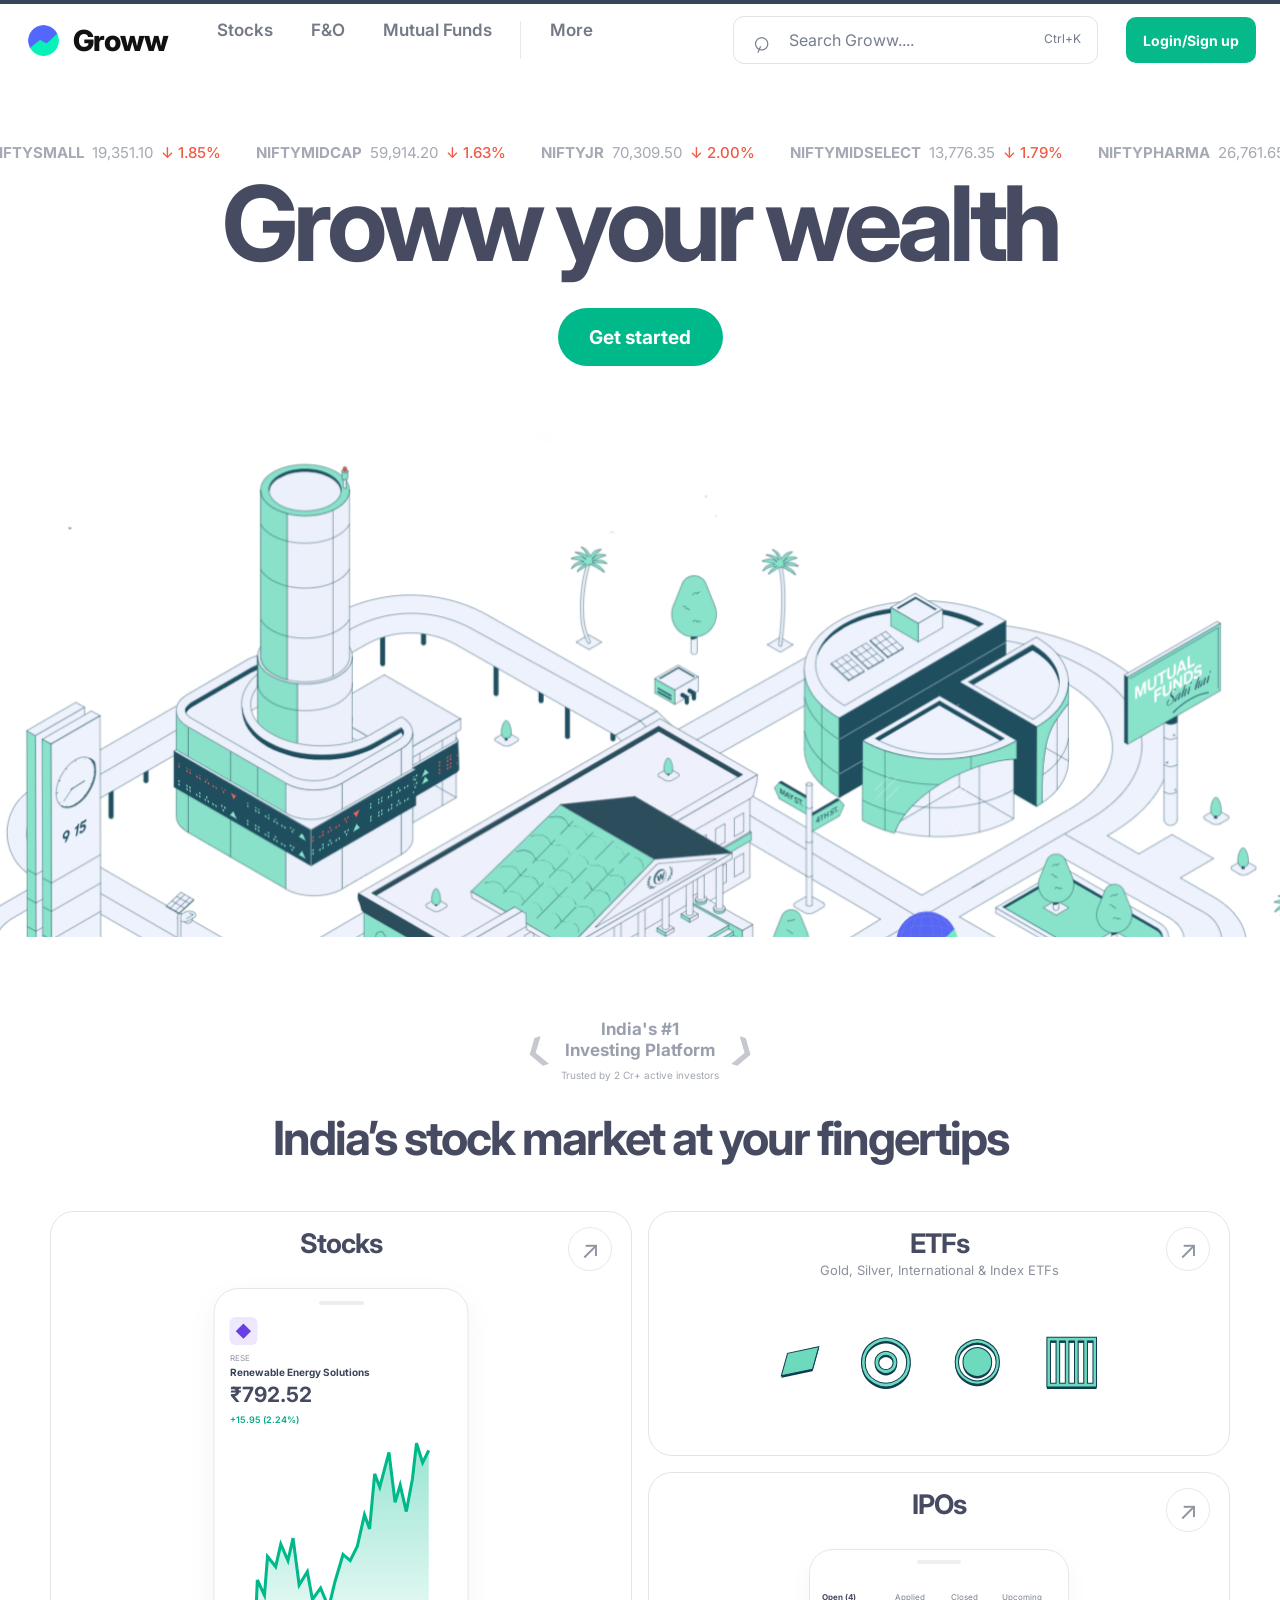
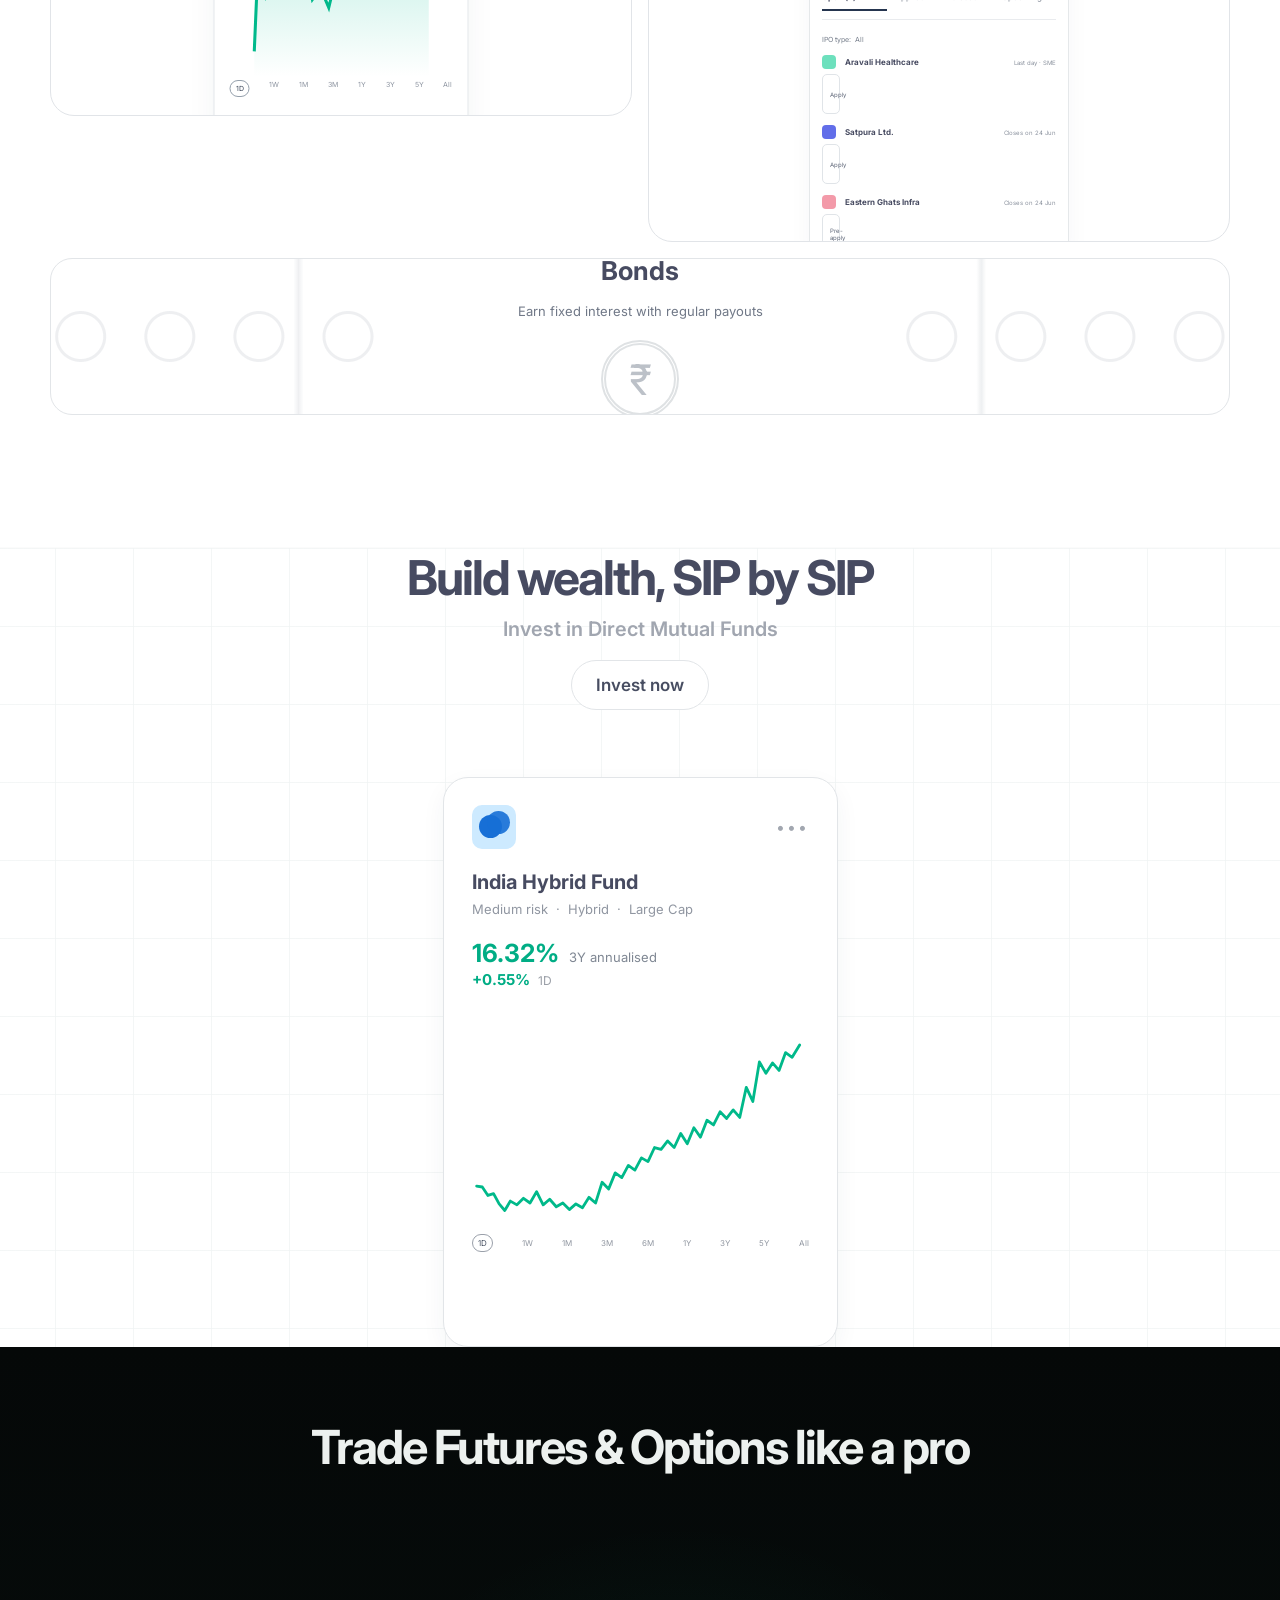
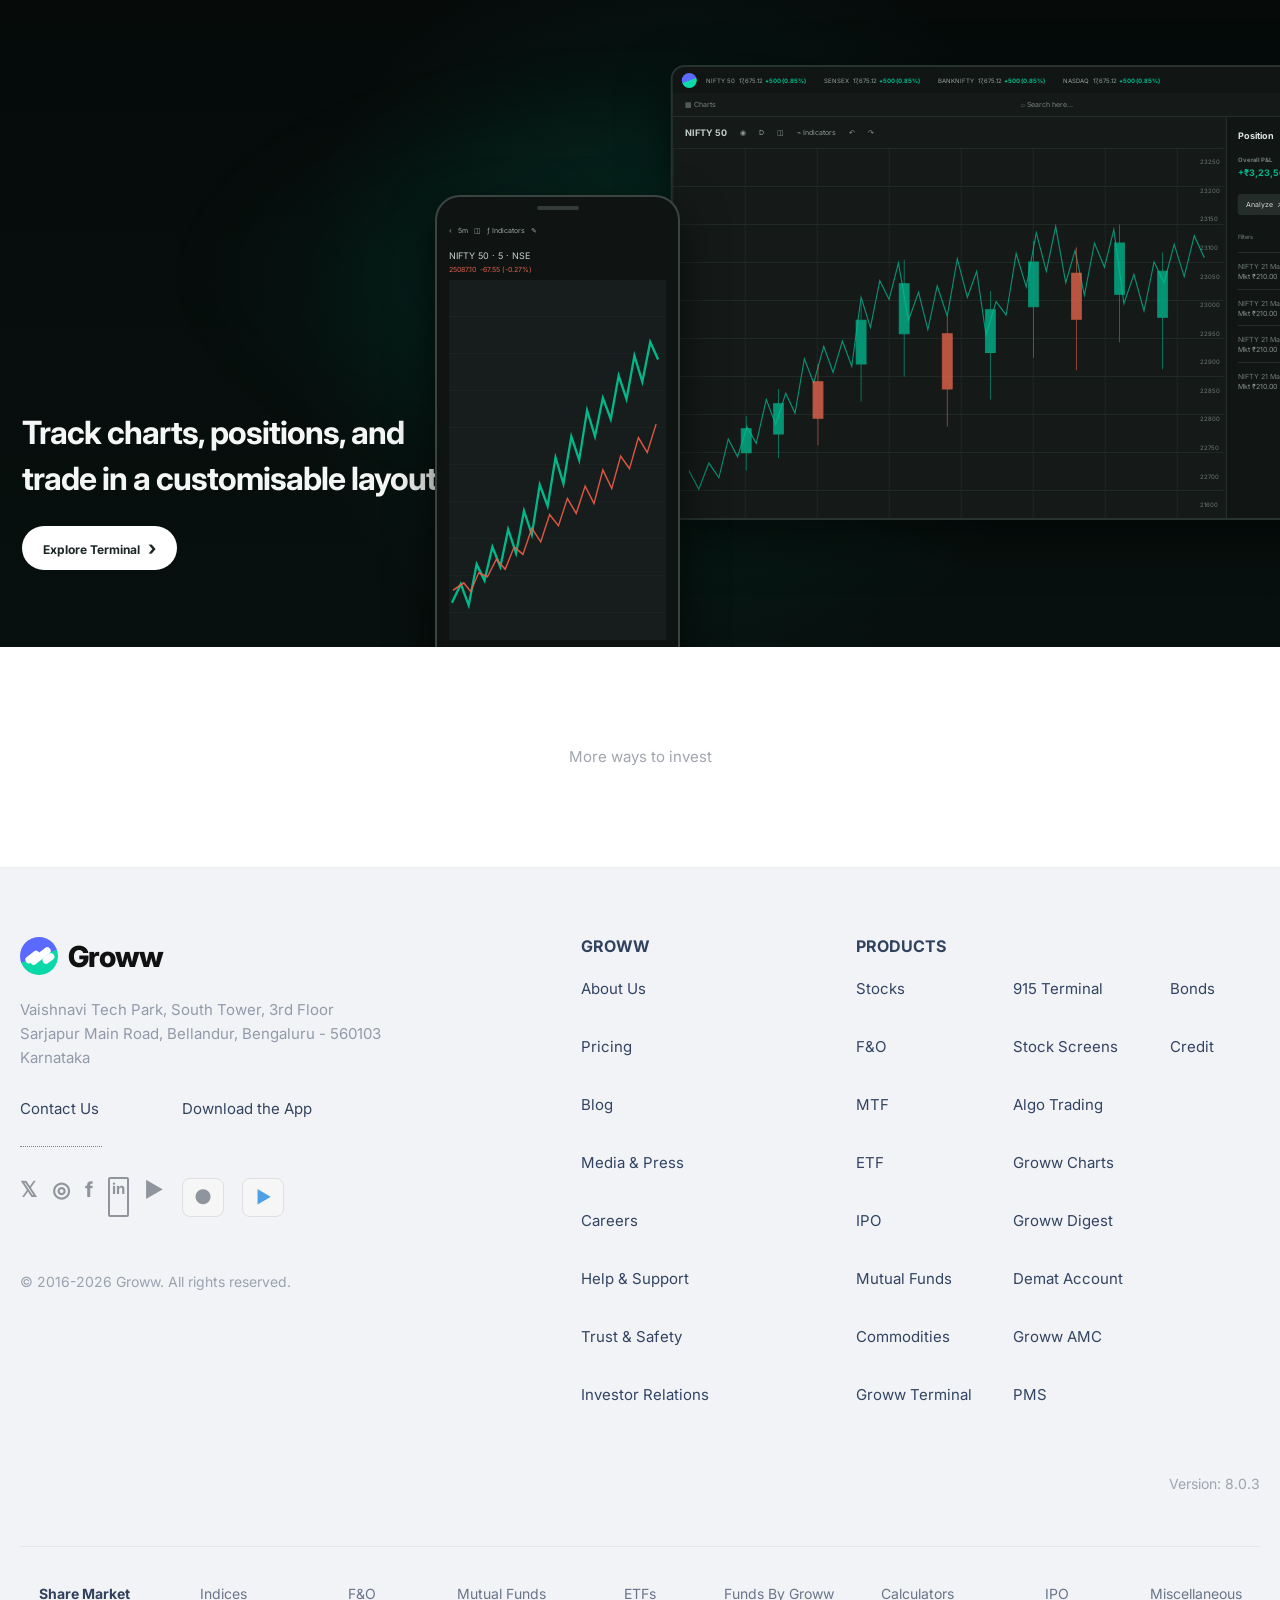
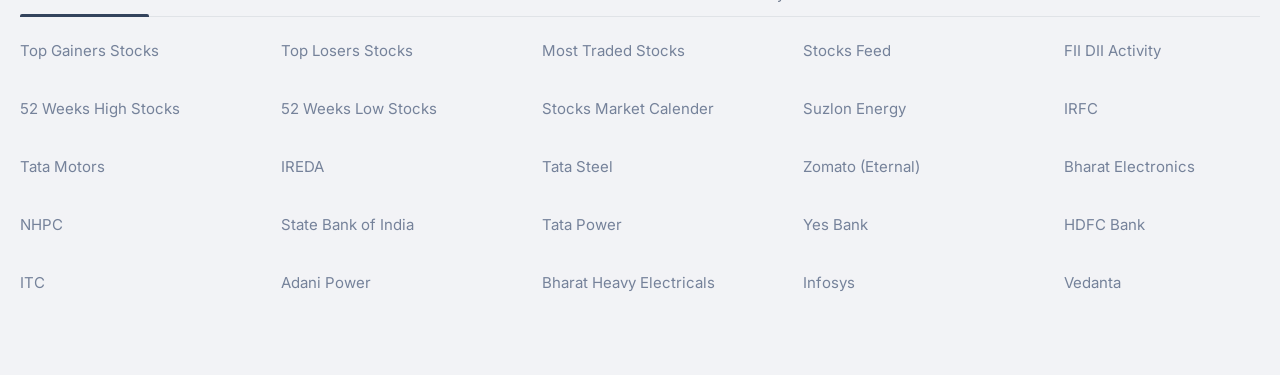
<file: holdings/index.html>
<!doctype html><html lang="en"><head><meta charset="UTF-8"><meta name="viewport" content="width=device-width,initial-scale=1.0"><title>Holdings | Groww Replica</title><link rel="preconnect" href="https://fonts.googleapis.com"><link rel="preconnect" href="https://fonts.gstatic.com" crossorigin><link href="https://fonts.googleapis.com/css2?family=Inter:wght@400;500;600;700&display=swap" rel="stylesheet"><link rel="stylesheet" href="/section.css"><link rel="icon" href="/favicon.png" type="image/png"><link rel="apple-touch-icon" href="/favicon.png"><link rel="stylesheet" href="/responsive.css">

<link rel="manifest" href="/manifest.webmanifest">
<script src="/portfolio-demo.js"></script>
</head><body>
<script>if(localStorage.getItem("groww_demo_logged_in")!=="1"){location.replace("/index.html")}</script>
<header class="topbar"><div class="topbar-inner"><a class="brand" href="/dashboard.html"><img class="site-logo" src="/favicon.png" alt="Groww"></a><nav class="primary"><a class="active" href="/dashboard.html">Stocks</a><a href="#">F&amp;O</a><a href="#">Mutual Funds</a></nav><div class="spacer"></div><div class="search"><span>⌕</span><input id="search" placeholder="Search Groww...."><small>Ctrl+K</small></div><button class="bell" id="bell">♧</button><button class="avatar" id="avatar">MS</button></div></header>
<nav class="section-nav"><div class="section-nav-inner">
<a href="/dashboard.html" >Explore</a><a href="/holdings" class="active">Holdings</a><a href="/positions" >Positions</a><a href="/orders" >Orders</a><a href="/watchlist" >Watchlist</a>
</div></nav>
<div class="ticker"><div class="ticker-inner"><div class="tick"><strong>NIFTY</strong> 22,780.25 <span class="down">−360.25 (1.56%)</span></div><div class="tick"><strong>SENSEX</strong> 72,771.72 <span class="down">−1,124.02 (1.52%)</span></div><div class="tick"><strong>BANKNIFTY</strong> 54,471.65 <span class="down">−1,108.75 (1.99%)</span></div><div class="tick"><strong>MIDCPNIFTY</strong> 13,776.35 <span class="down">−251.35 (1.79%)</span></div><div class="tick"><strong>FINNIFTY</strong> 24,038.05 <span class="down">−441.15 (1.80%)</span></div></div></div>
<main class="page"><div class="title-row"><h1>Holdings</h1><span class="muted-note">Your long-term investments</span></div><div class="holding-summary">
  <div><span>Invested value</span><b>₹51,310.98</b></div>
  <div><span>Current value</span><b>₹63,505.42</b></div>
  <div><span>Total P&amp;L</span><b class="positive">+₹12,194.44</b></div>
  <div><span>Returns</span><b class="positive">+23.77%</b></div>
</div>
<div class="card">
<div class="holdings-head"><span>Company</span><span>Qty</span><span>Avg. price</span><span>Invested value</span><span>Current value</span><span>P&amp;L</span></div>
<div class="holding-row"><div class="stock"><div class="logo">M</div><div><b>Maruti Suzuki</b><small>NSE · Long term</small></div></div><div class="metric">1</div><div class="metric">₹12,074.00</div><div class="metric">₹12,074.00</div><div class="metric">₹14,943.48</div><div class="metric positive">+₹2,869.48</div></div><div class="holding-row"><div class="stock"><div class="logo">L</div><div><b>Larsen & Toubro</b><small>NSE · Long term</small></div></div><div class="metric">1</div><div class="metric">₹3,876.20</div><div class="metric">₹3,876.20</div><div class="metric">₹4,797.41</div><div class="metric positive">+₹921.21</div></div><div class="holding-row"><div class="stock"><div class="logo">T</div><div><b>Tata Consultancy Services</b><small>NSE · Long term</small></div></div><div class="metric">1</div><div class="metric">₹2,058.40</div><div class="metric">₹2,058.40</div><div class="metric">₹2,547.59</div><div class="metric positive">+₹489.19</div></div><div class="holding-row"><div class="stock"><div class="logo">S</div><div><b>Sun Pharma</b><small>NSE · Long term</small></div></div><div class="metric">1</div><div class="metric">₹1,847.70</div><div class="metric">₹1,847.70</div><div class="metric">₹2,286.82</div><div class="metric positive">+₹439.12</div></div><div class="holding-row"><div class="stock"><div class="logo">A</div><div><b>Bharti Airtel</b><small>NSE · Long term</small></div></div><div class="metric">2</div><div class="metric">₹1,770.70</div><div class="metric">₹3,541.40</div><div class="metric">₹4,383.04</div><div class="metric positive">+₹841.64</div></div><div class="holding-row"><div class="stock"><div class="logo">H</div><div><b>Hindalco Industries</b><small>NSE · Long term</small></div></div><div class="metric">3</div><div class="metric">₹977.00</div><div class="metric">₹2,931.00</div><div class="metric">₹3,627.57</div><div class="metric positive">+₹696.57</div></div><div class="holding-row"><div class="stock"><div class="logo">i</div><div><b>Infosys</b><small>NSE · Long term</small></div></div><div class="metric">3</div><div class="metric">₹1,005.50</div><div class="metric">₹3,016.50</div><div class="metric">₹3,733.39</div><div class="metric positive">+₹716.89</div></div><div class="holding-row"><div class="stock"><div class="logo">H</div><div><b>HDFC Bank</b><small>NSE · Long term</small></div></div><div class="metric">4</div><div class="metric">₹707.55</div><div class="metric">₹2,830.20</div><div class="metric">₹3,502.82</div><div class="metric positive">+₹672.62</div></div><div class="holding-row"><div class="stock"><div class="logo">B</div><div><b>BSE</b><small>NSE · Long term</small></div></div><div class="metric">1</div><div class="metric">₹3,130.50</div><div class="metric">₹3,130.50</div><div class="metric">₹3,874.49</div><div class="metric positive">+₹743.99</div></div><div class="holding-row"><div class="stock"><div class="logo">S</div><div><b>Sundaram-Clayton</b><small>NSE · Long term</small></div></div><div class="metric">2</div><div class="metric">₹1,232.00</div><div class="metric">₹2,464.00</div><div class="metric">₹3,049.59</div><div class="metric positive">+₹585.59</div></div><div class="holding-row"><div class="stock"><div class="logo">I</div><div><b>ITC</b><small>NSE · Long term</small></div></div><div class="metric">10</div><div class="metric">₹266.65</div><div class="metric">₹2,666.50</div><div class="metric">₹3,300.21</div><div class="metric positive">+₹633.71</div></div><div class="holding-row"><div class="stock"><div class="logo">A</div><div><b>Adani Power</b><small>NSE · Long term</small></div></div><div class="metric">10</div><div class="metric">₹196.14</div><div class="metric">₹1,961.40</div><div class="metric">₹2,427.54</div><div class="metric positive">+₹466.14</div></div><div class="holding-row"><div class="stock"><div class="logo">W</div><div><b>Wipro</b><small>NSE · Long term</small></div></div><div class="metric">19</div><div class="metric">₹159.37</div><div class="metric">₹3,028.03</div><div class="metric">₹3,747.67</div><div class="metric positive">+₹719.64</div></div><div class="holding-row"><div class="stock"><div class="logo">N</div><div><b>NHPC</b><small>NSE · Long term</small></div></div><div class="metric">20</div><div class="metric">₹73.56</div><div class="metric">₹1,471.20</div><div class="metric">₹1,820.84</div><div class="metric positive">+₹349.64</div></div><div class="holding-row"><div class="stock"><div class="logo">I</div><div><b>Iris Clothings</b><small>NSE · Long term</small></div></div><div class="metric">20</div><div class="metric">₹64.12</div><div class="metric">₹1,282.40</div><div class="metric">₹1,587.17</div><div class="metric positive">+₹304.77</div></div><div class="holding-row"><div class="stock"><div class="logo">J</div><div><b>Jio Financial Services</b><small>NSE · Long term</small></div></div><div class="metric">10</div><div class="metric">₹219.18</div><div class="metric">₹2,191.80</div><div class="metric">₹2,712.70</div><div class="metric positive">+₹520.90</div></div><div class="holding-row"><div class="stock"><div class="logo">T</div><div><b>Tata Steel</b><small>NSE · Long term</small></div></div><div class="metric">5</div><div class="metric">₹187.95</div><div class="metric">₹939.75</div><div class="metric">₹1,163.09</div><div class="metric positive">+₹223.34</div></div>
</div></main>
<div class="toast" id="toast"></div><script>
const toast=m=>{const t=document.getElementById("toast");t.textContent=m;t.classList.add("show");clearTimeout(window.__t);window.__t=setTimeout(()=>t.classList.remove("show"),1600)};
document.getElementById("avatar").onclick=()=>location.href="/dashboard.html";
document.getElementById("bell").onclick=()=>toast("No new notifications");
document.addEventListener("keydown",e=>{if((e.ctrlKey||e.metaKey)&&e.key.toLowerCase()==="k"){e.preventDefault();document.getElementById("search").focus()}});
</script>
<script>
if ("serviceWorker" in navigator) {
  window.addEventListener("load", () => navigator.serviceWorker.register("/sw.js").catch(() => {}));
}
</script>
</body></html>
</file>
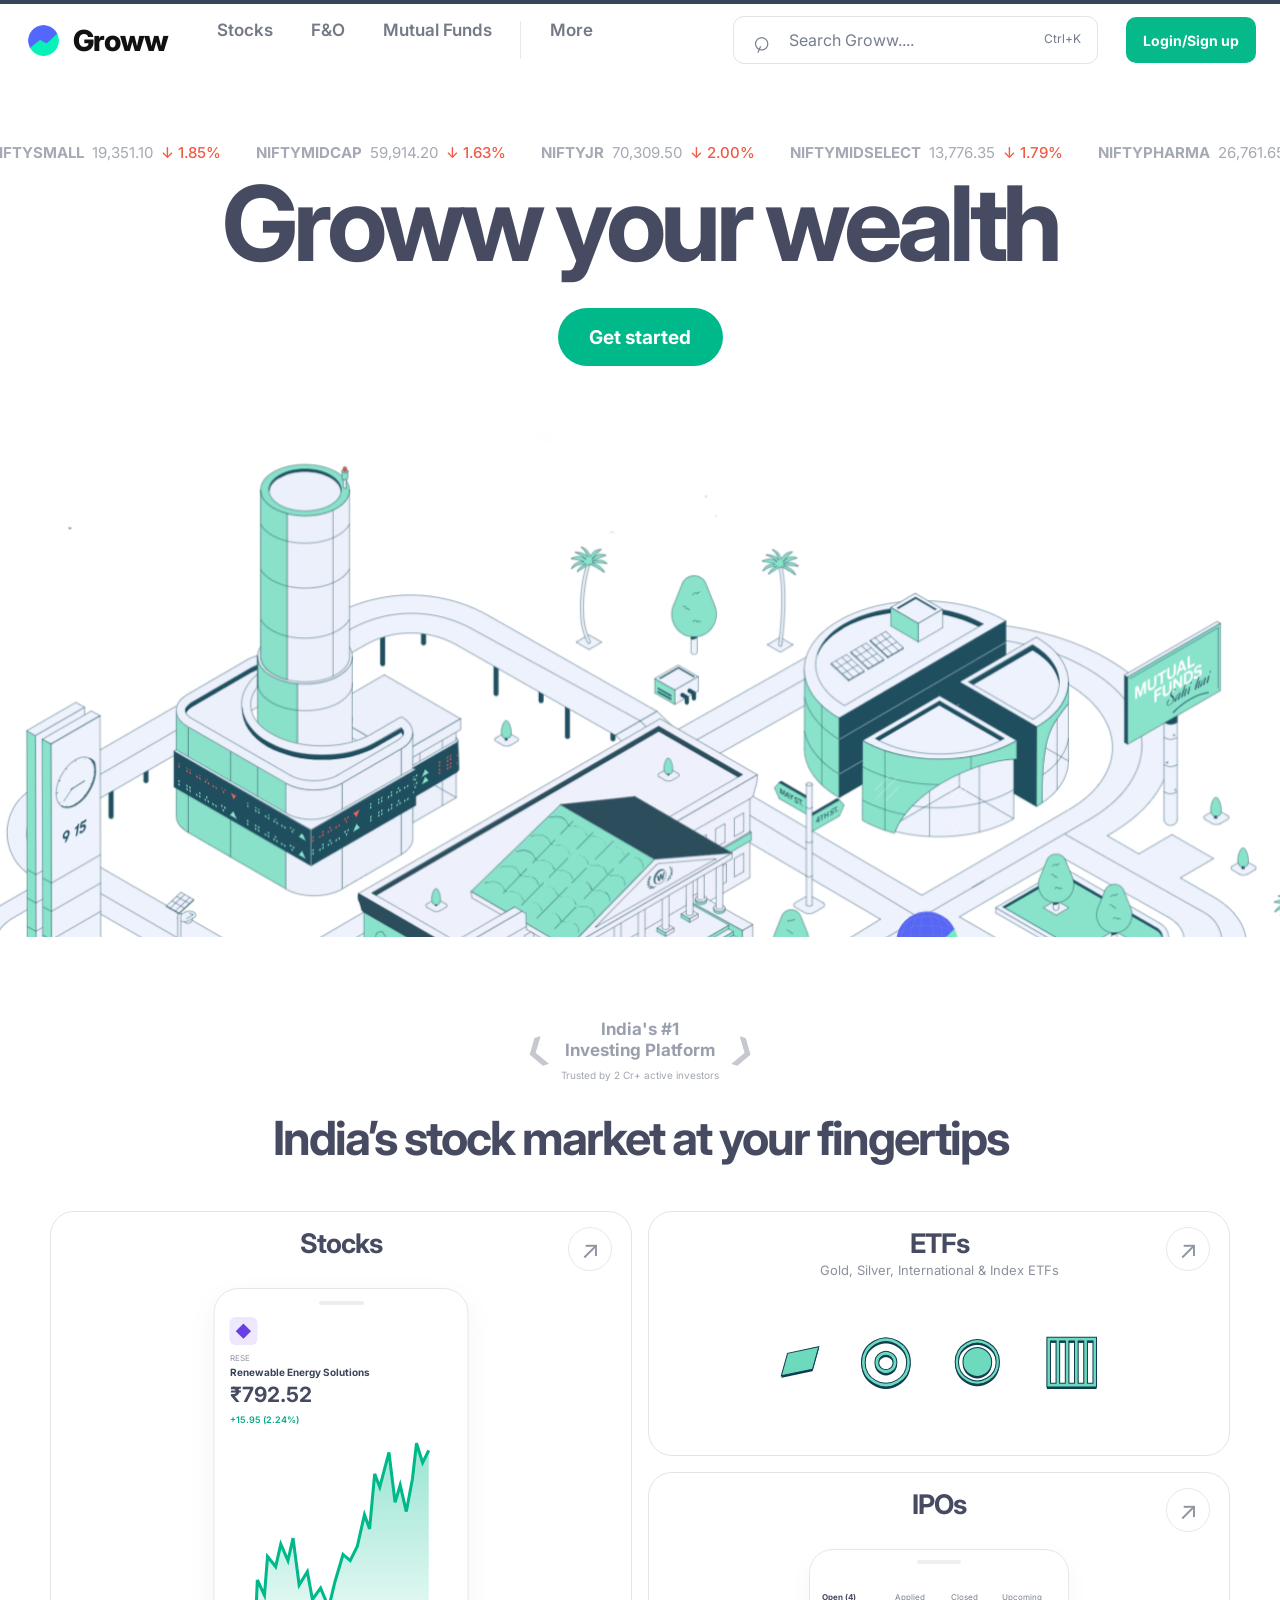
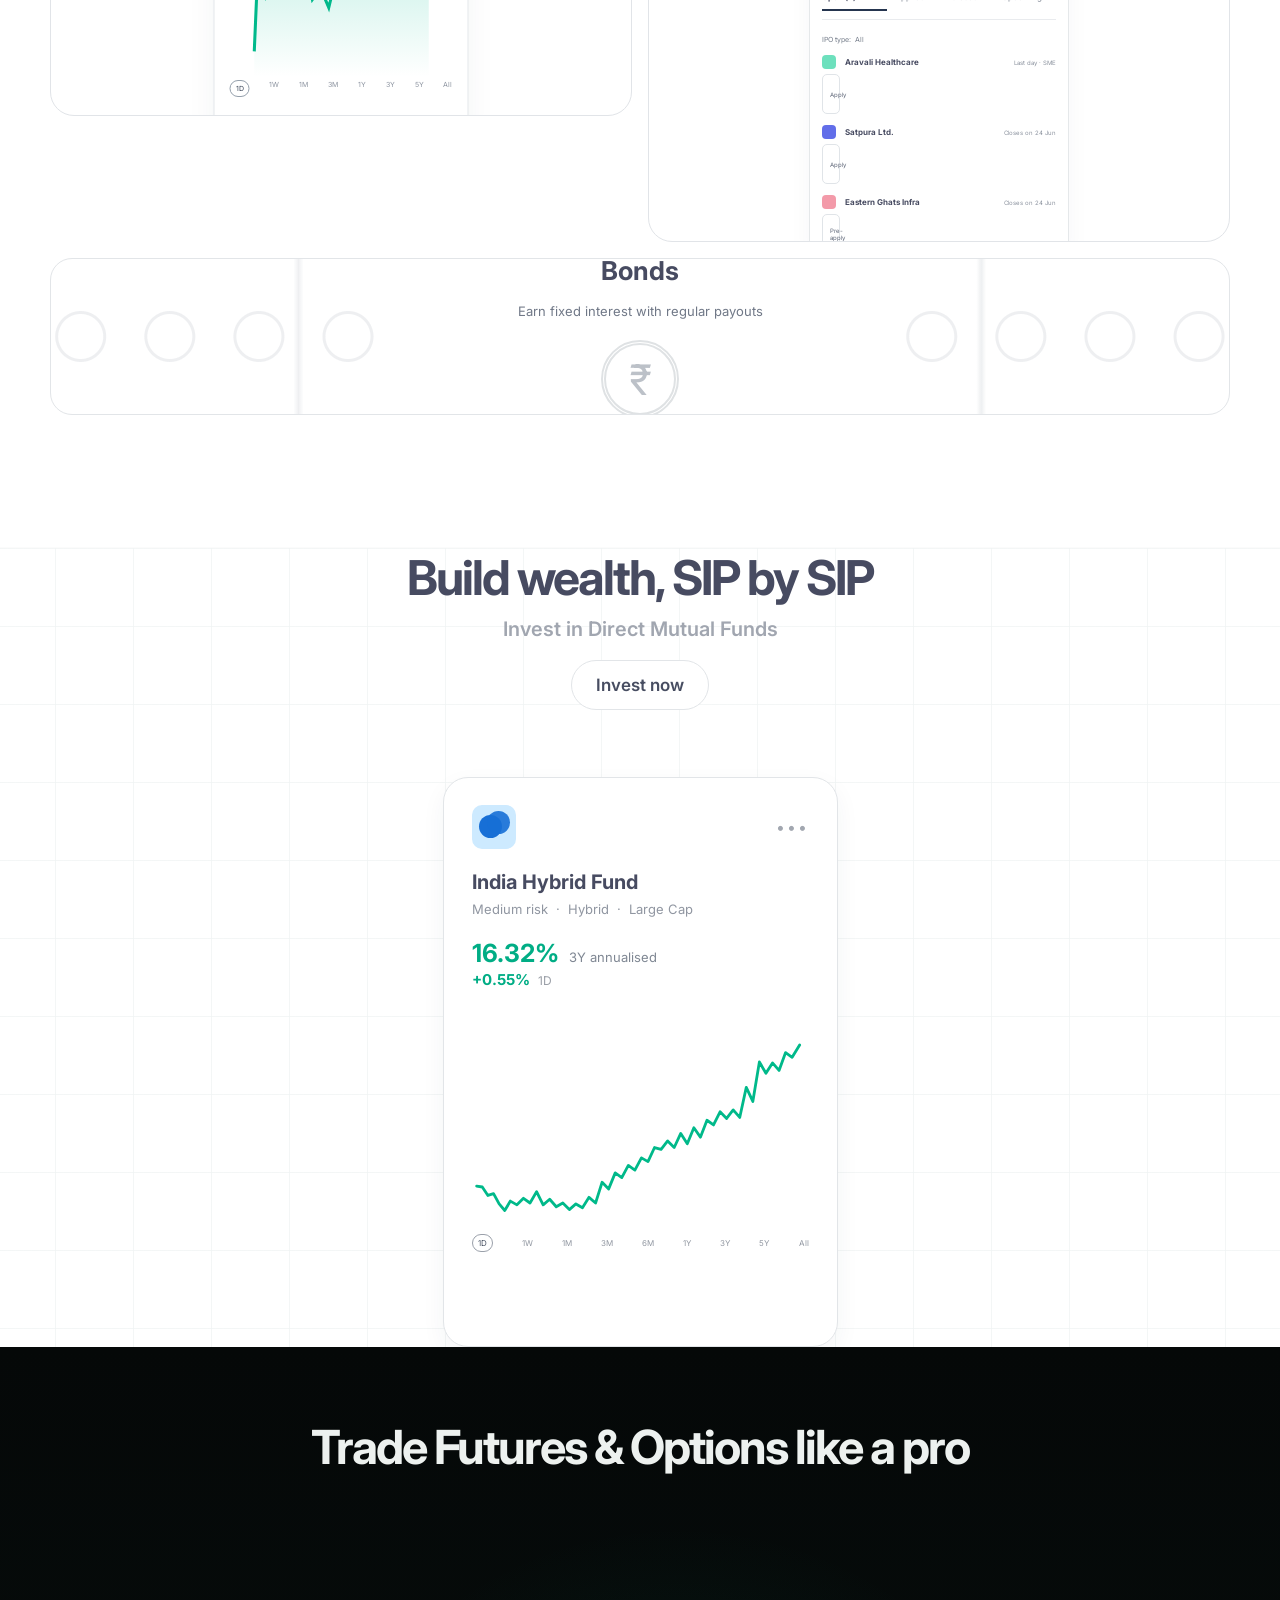
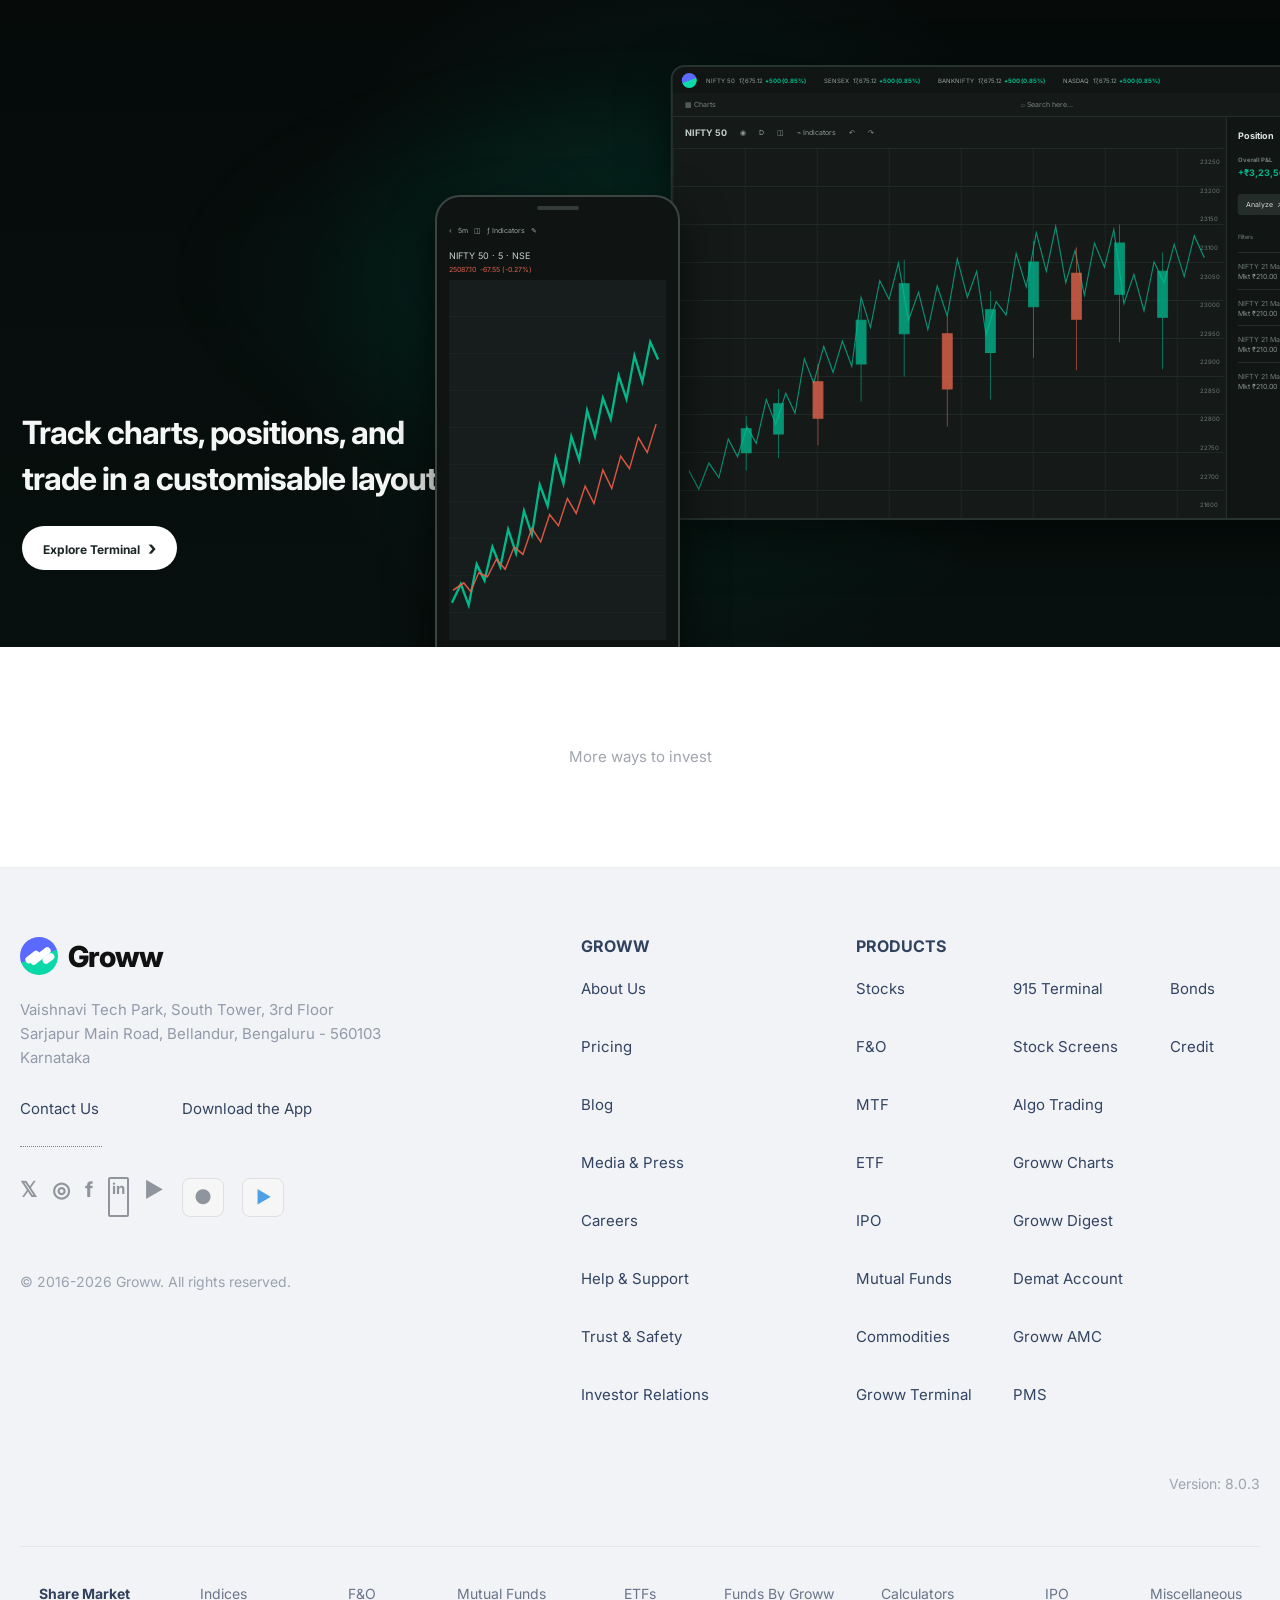
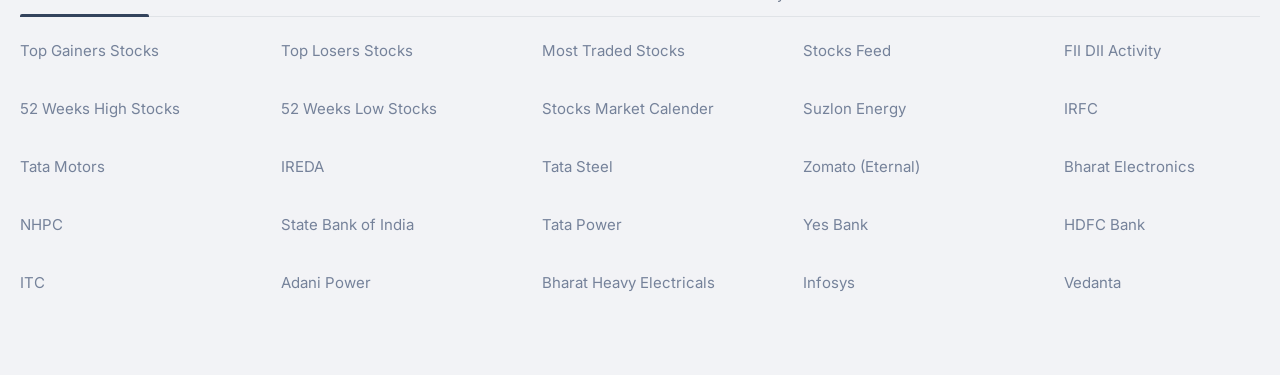
<file: positions/index.html>
<!doctype html><html lang="en"><head><meta charset="UTF-8"><meta name="viewport" content="width=device-width,initial-scale=1.0"><title>Positions | Groww Replica</title><link rel="preconnect" href="https://fonts.googleapis.com"><link rel="preconnect" href="https://fonts.gstatic.com" crossorigin><link href="https://fonts.googleapis.com/css2?family=Inter:wght@400;500;600;700&display=swap" rel="stylesheet"><link rel="stylesheet" href="/section.css"><link rel="icon" href="/favicon.png" type="image/png"><link rel="apple-touch-icon" href="/favicon.png"><link rel="stylesheet" href="/responsive.css">

<link rel="manifest" href="/manifest.webmanifest">
<script src="/portfolio-demo.js"></script>
</head><body>
<script>if(localStorage.getItem("groww_demo_logged_in")!=="1"){location.replace("/index.html")}</script>
<header class="topbar"><div class="topbar-inner"><a class="brand" href="/dashboard.html"><img class="site-logo" src="/favicon.png" alt="Groww"></a><nav class="primary"><a class="active" href="/dashboard.html">Stocks</a><a href="#">F&amp;O</a><a href="#">Mutual Funds</a></nav><div class="spacer"></div><div class="search"><span>⌕</span><input id="search" placeholder="Search Groww...."><small>Ctrl+K</small></div><button class="bell" id="bell">♧</button><button class="avatar" id="avatar">MS</button></div></header>
<nav class="section-nav"><div class="section-nav-inner">
<a href="/dashboard.html" >Explore</a><a href="/holdings" >Holdings</a><a href="/positions" class="active">Positions</a><a href="/orders" >Orders</a><a href="/watchlist" >Watchlist</a>
</div></nav>
<div class="ticker"><div class="ticker-inner"><div class="tick"><strong>NIFTY</strong> 22,780.25 <span class="down">−360.25 (1.56%)</span></div><div class="tick"><strong>SENSEX</strong> 72,771.72 <span class="down">−1,124.02 (1.52%)</span></div><div class="tick"><strong>BANKNIFTY</strong> 54,471.65 <span class="down">−1,108.75 (1.99%)</span></div><div class="tick"><strong>MIDCPNIFTY</strong> 13,776.35 <span class="down">−251.35 (1.79%)</span></div><div class="tick"><strong>FINNIFTY</strong> 24,038.05 <span class="down">−441.15 (1.80%)</span></div></div></div>
<main class="page"><div class="title-row"><h1>Positions</h1><span class="muted-note">Intraday and open positions</span></div>
<div class="position-cards"><div class="card mini-card"><h3>Day P&amp;L</h3><strong>₹0.00</strong></div><div class="card mini-card"><h3>Open positions</h3><strong>0</strong></div><div class="card mini-card"><h3>Margin available</h3><strong>₹10,744.58</strong></div></div>
<div class="card positions-table"><div class="list-head"><span>Company</span><span>Qty</span><span>Avg. price</span><span>LTP</span><span>P&amp;L</span></div><div class="empty"><div class="illus"></div><h2>No open positions</h2><p>Your intraday positions will appear here</p></div></div></main>
<div class="toast" id="toast"></div><script>
const toast=m=>{const t=document.getElementById("toast");t.textContent=m;t.classList.add("show");clearTimeout(window.__t);window.__t=setTimeout(()=>t.classList.remove("show"),1600)};
document.getElementById("avatar").onclick=()=>location.href="/dashboard.html";
document.getElementById("bell").onclick=()=>toast("No new notifications");
document.addEventListener("keydown",e=>{if((e.ctrlKey||e.metaKey)&&e.key.toLowerCase()==="k"){e.preventDefault();document.getElementById("search").focus()}});
</script>
<script>
if ("serviceWorker" in navigator) {
  window.addEventListener("load", () => navigator.serviceWorker.register("/sw.js").catch(() => {}));
}
</script>
</body></html>
</file>
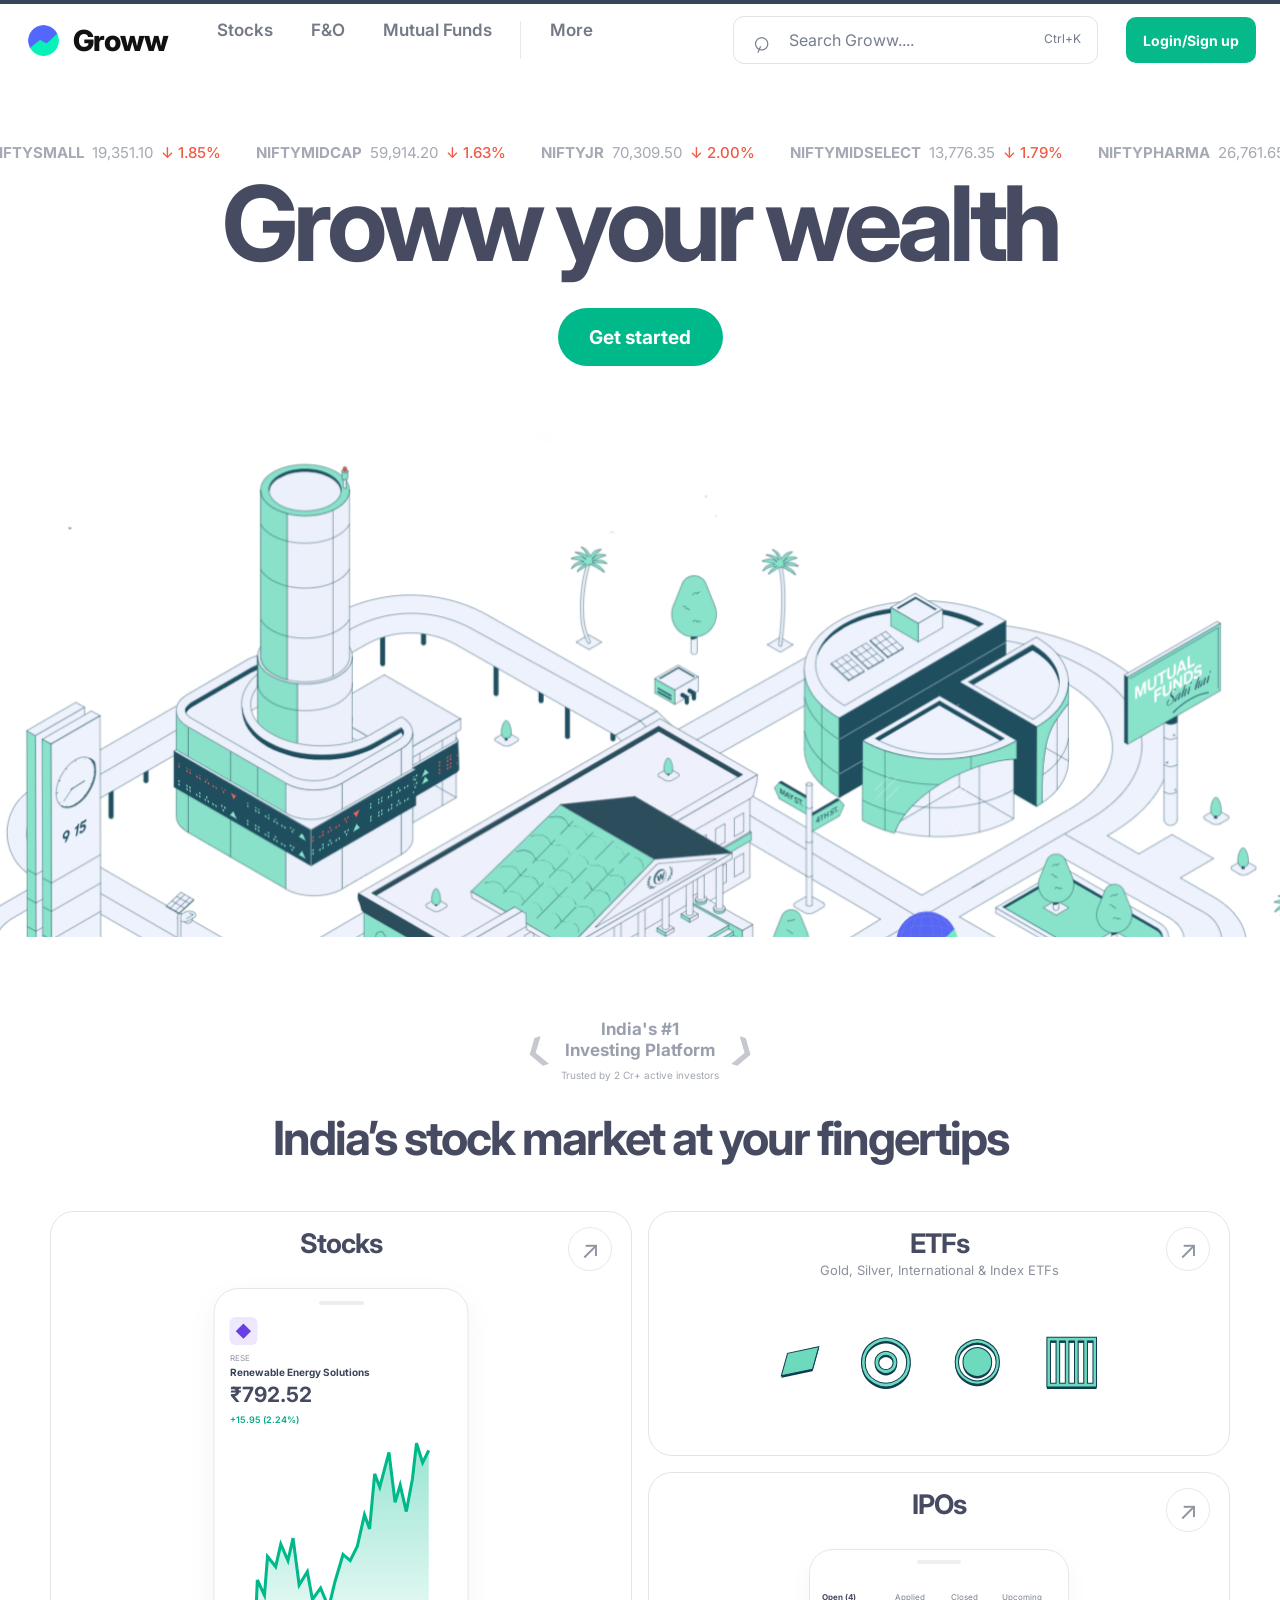
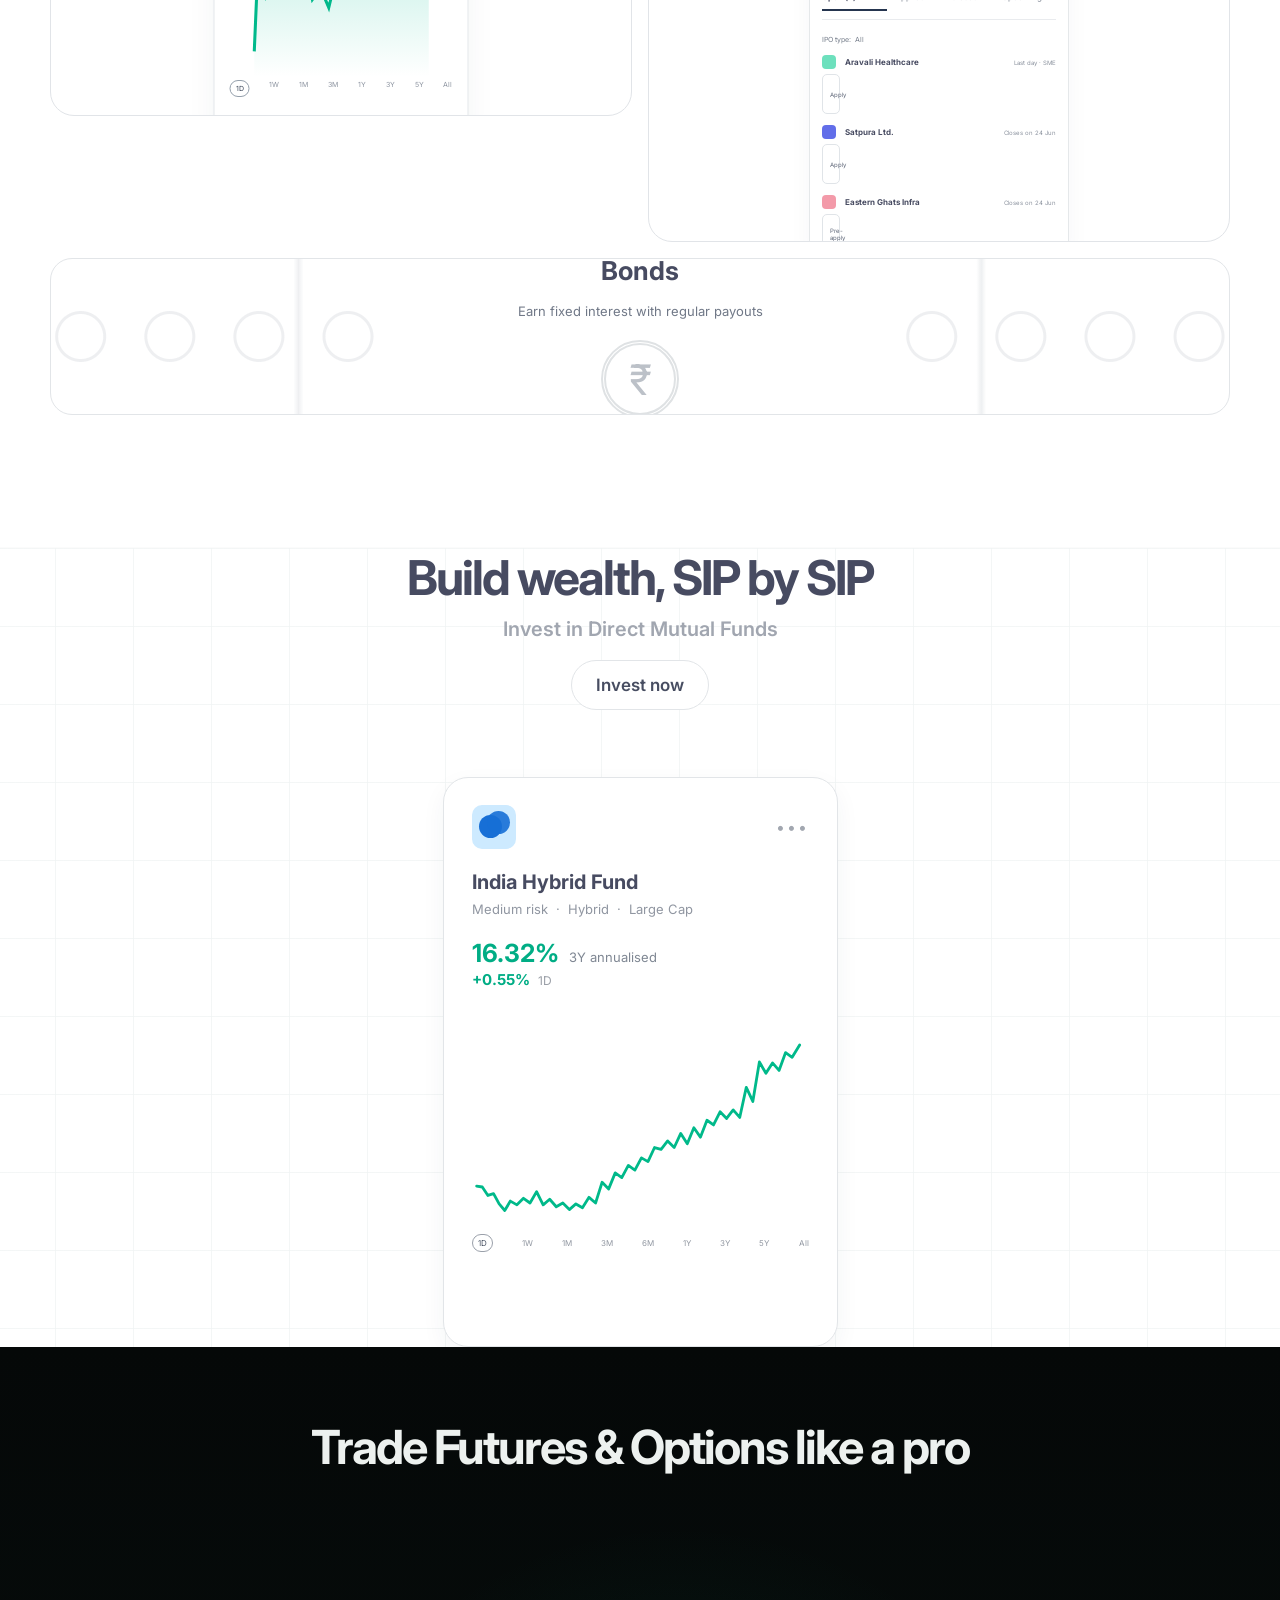
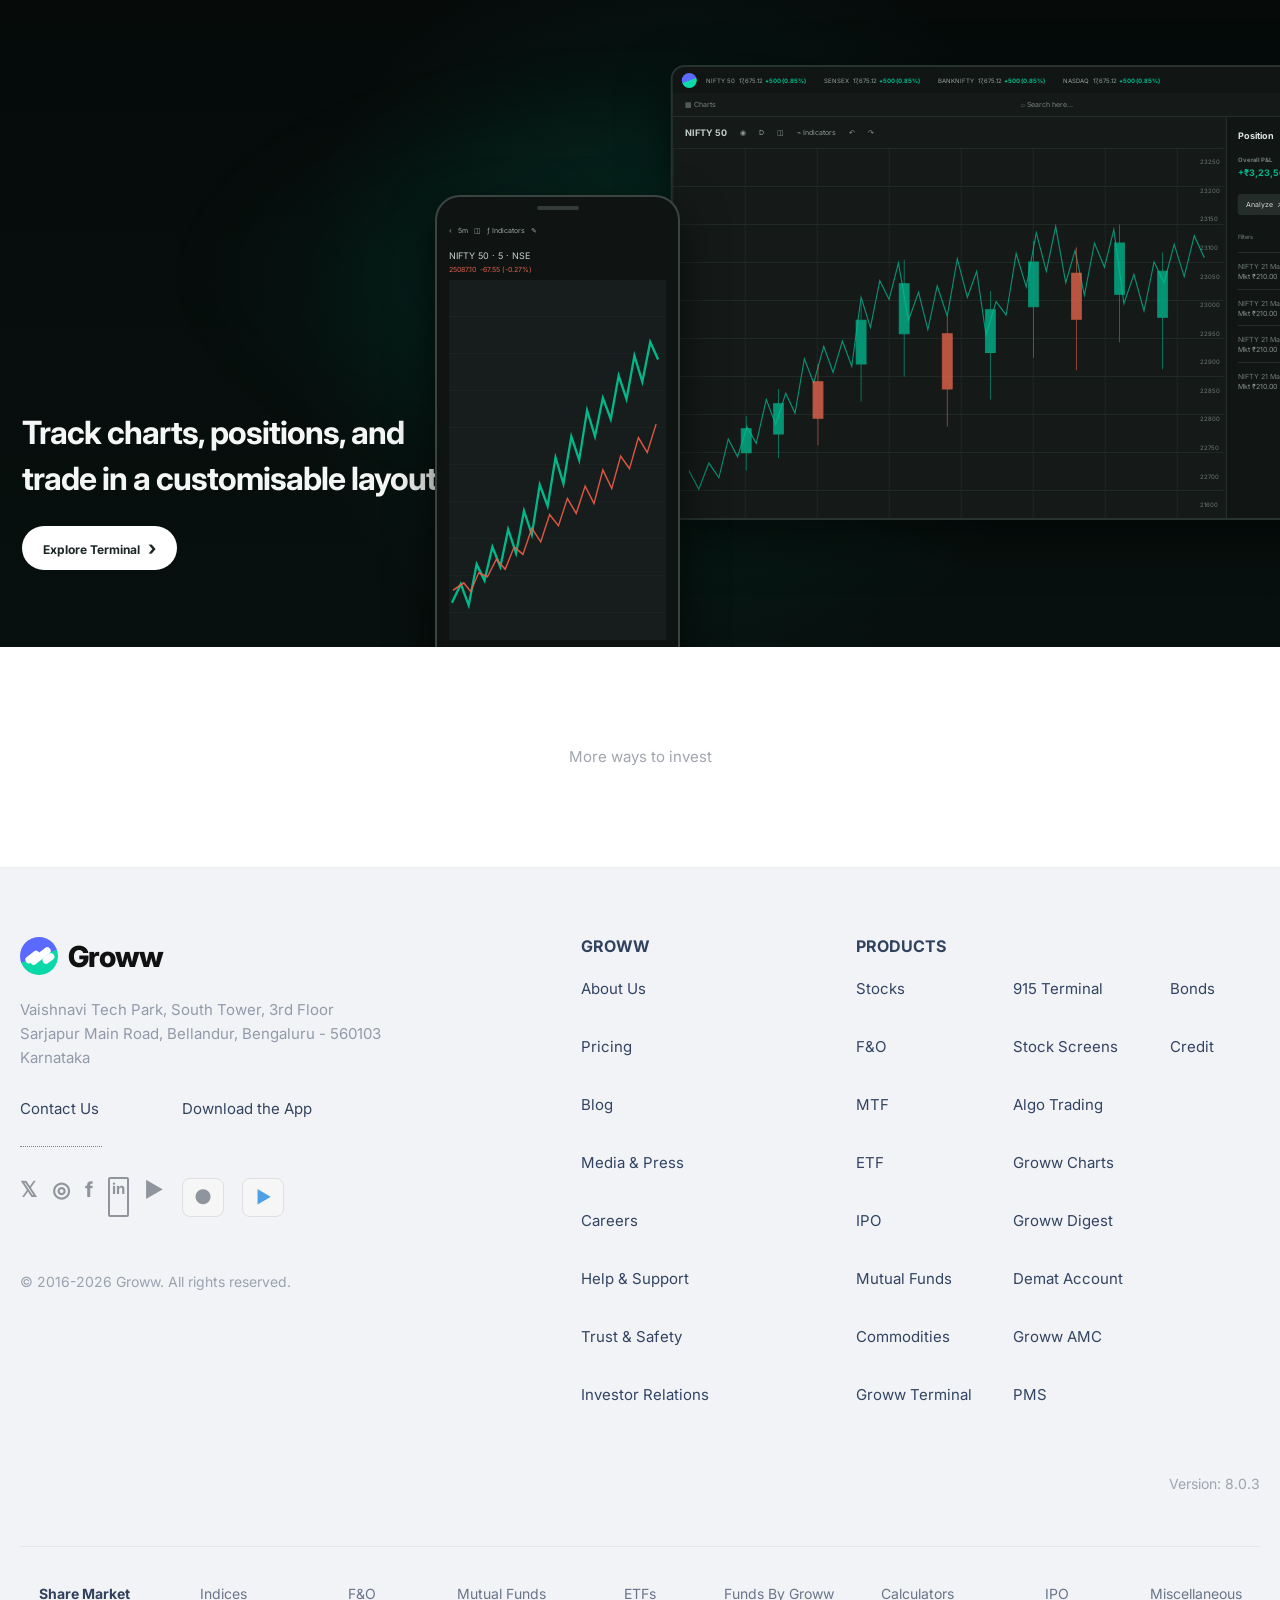
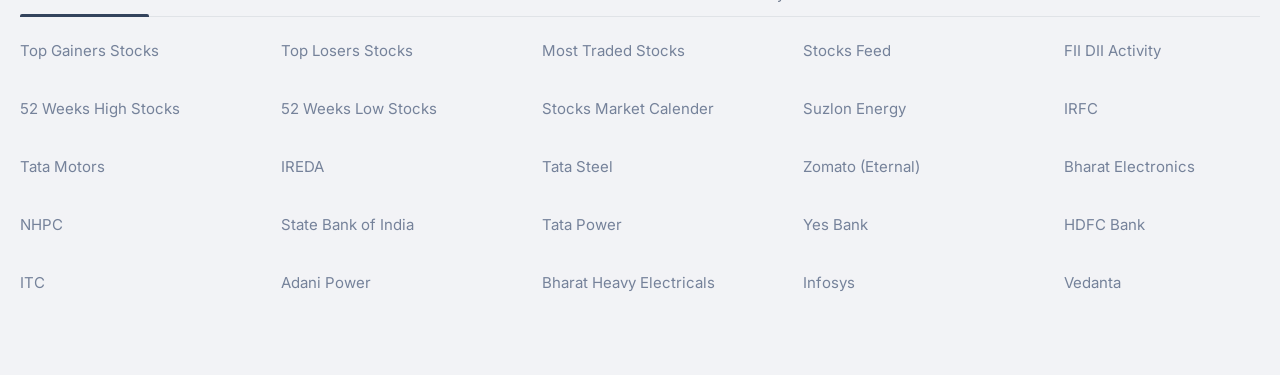
<file: watchlist/index.html>
<!doctype html><html lang="en"><head><meta charset="UTF-8"><meta name="viewport" content="width=device-width,initial-scale=1.0"><title>Watchlist | Groww Replica</title><link rel="preconnect" href="https://fonts.googleapis.com"><link rel="preconnect" href="https://fonts.gstatic.com" crossorigin><link href="https://fonts.googleapis.com/css2?family=Inter:wght@400;500;600;700&display=swap" rel="stylesheet"><link rel="stylesheet" href="/section.css"><link rel="icon" href="/favicon.png" type="image/png"><link rel="apple-touch-icon" href="/favicon.png"><link rel="stylesheet" href="/responsive.css">

<link rel="manifest" href="/manifest.webmanifest">
</head><body>
<script>if(localStorage.getItem("groww_demo_logged_in")!=="1"){location.replace("/index.html")}</script>
<header class="topbar"><div class="topbar-inner"><a class="brand" href="/dashboard.html"><img class="site-logo" src="/favicon.png" alt="Groww"></a><nav class="primary"><a class="active" href="/dashboard.html">Stocks</a><a href="#">F&amp;O</a><a href="#">Mutual Funds</a></nav><div class="spacer"></div><div class="search"><span>⌕</span><input id="search" placeholder="Search Groww...."><small>Ctrl+K</small></div><button class="bell" id="bell">♧</button><button class="avatar" id="avatar">MS</button></div></header>
<nav class="section-nav"><div class="section-nav-inner">
<a href="/dashboard.html" >Explore</a><a href="/holdings" >Holdings</a><a href="/positions" >Positions</a><a href="/orders" >Orders</a><a href="/watchlist" class="active">Watchlist</a>
</div></nav>
<div class="ticker"><div class="ticker-inner"><div class="tick"><strong>NIFTY</strong> 22,780.25 <span class="down">−360.25 (1.56%)</span></div><div class="tick"><strong>SENSEX</strong> 72,771.72 <span class="down">−1,124.02 (1.52%)</span></div><div class="tick"><strong>BANKNIFTY</strong> 54,471.65 <span class="down">−1,108.75 (1.99%)</span></div><div class="tick"><strong>MIDCPNIFTY</strong> 13,776.35 <span class="down">−251.35 (1.79%)</span></div><div class="tick"><strong>FINNIFTY</strong> 24,038.05 <span class="down">−441.15 (1.80%)</span></div></div></div>
<main class="page"><div class="title-row"><h1>Watchlist</h1><span class="muted-note">Stocks you're tracking</span></div>
<div class="watch-grid"><div class="card watch-card"><div class="watch-head"><span>Company</span><span>Price</span><span>Change</span></div>
<div class="watch-row"><div class="stock"><div class="logo">T</div><div><b>TCS</b><small>NSE</small></div></div><div class="metric">₹2,058.40</div><div class="metric watch-price positive">+1.12%</div></div><div class="watch-row"><div class="stock"><div class="logo">i</div><div><b>Infosys</b><small>NSE</small></div></div><div class="metric">₹1,005.50</div><div class="metric watch-price positive">+0.30%</div></div><div class="watch-row"><div class="stock"><div class="logo">H</div><div><b>HDFC Bank</b><small>NSE</small></div></div><div class="metric">₹707.55</div><div class="metric watch-price negative">−0.42%</div></div><div class="watch-row"><div class="stock"><div class="logo">A</div><div><b>Bharti Airtel</b><small>NSE</small></div></div><div class="metric">₹1,770.70</div><div class="metric watch-price positive">+0.74%</div></div><div class="watch-row"><div class="stock"><div class="logo">J</div><div><b>Jio Financial Services</b><small>NSE</small></div></div><div class="metric">₹219.18</div><div class="metric watch-price negative">−0.18%</div></div>
</div><div class="card side-card"><div class="side-title">Watchlist tools</div><div class="tool-row"><div><b>Create a new watchlist</b><small>Organise stocks by your strategy</small></div><span>›</span></div><div class="tool-row"><div><b>Stock alerts</b><small>Get notified about price changes</small></div><span>›</span></div><div class="tool-row"><div><b>Sort &amp; filter</b><small>Arrange your tracked stocks</small></div><span>›</span></div></div></div></main>
<div class="toast" id="toast"></div><script>
const toast=m=>{const t=document.getElementById("toast");t.textContent=m;t.classList.add("show");clearTimeout(window.__t);window.__t=setTimeout(()=>t.classList.remove("show"),1600)};
document.getElementById("avatar").onclick=()=>location.href="/dashboard.html";
document.getElementById("bell").onclick=()=>toast("No new notifications");
document.addEventListener("keydown",e=>{if((e.ctrlKey||e.metaKey)&&e.key.toLowerCase()==="k"){e.preventDefault();document.getElementById("search").focus()}});
</script>
<script>
if ("serviceWorker" in navigator) {
  window.addEventListener("load", () => navigator.serviceWorker.register("/sw.js").catch(() => {}));
}
</script>
</body></html>
</file>
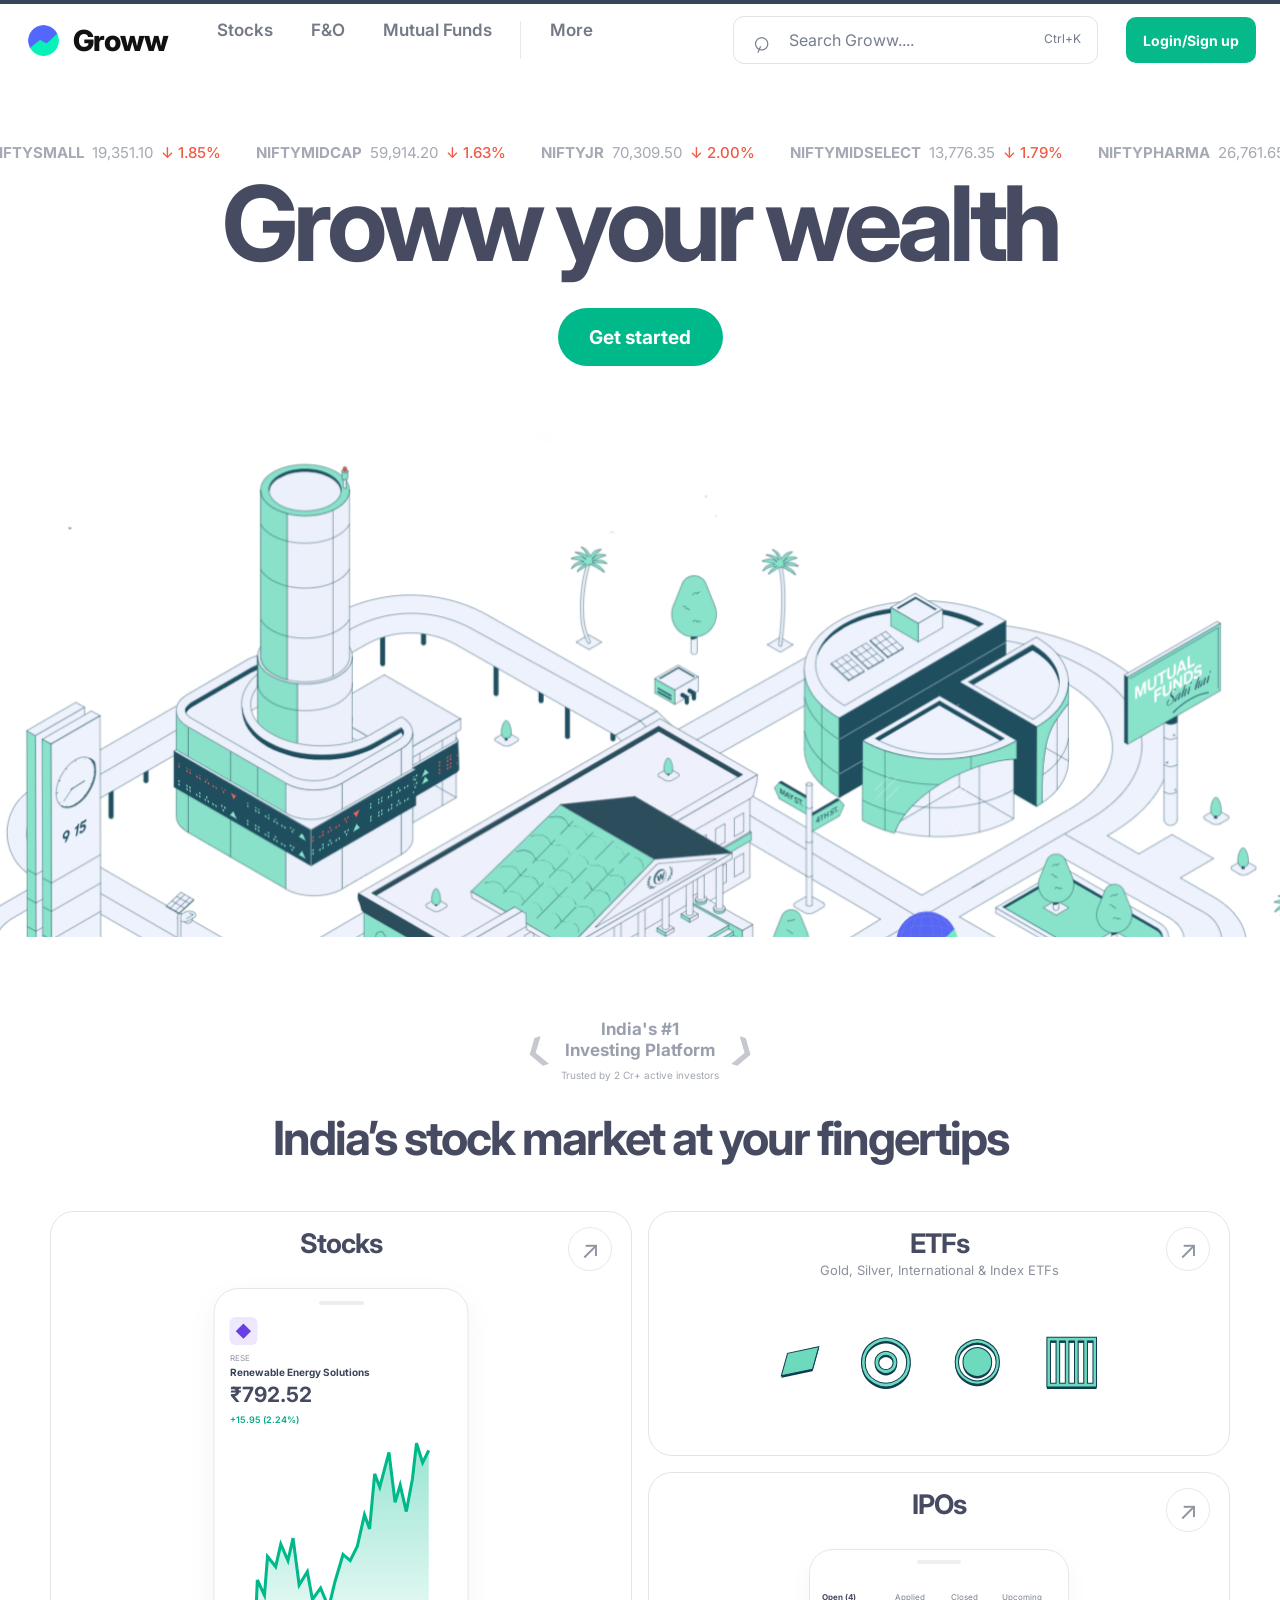
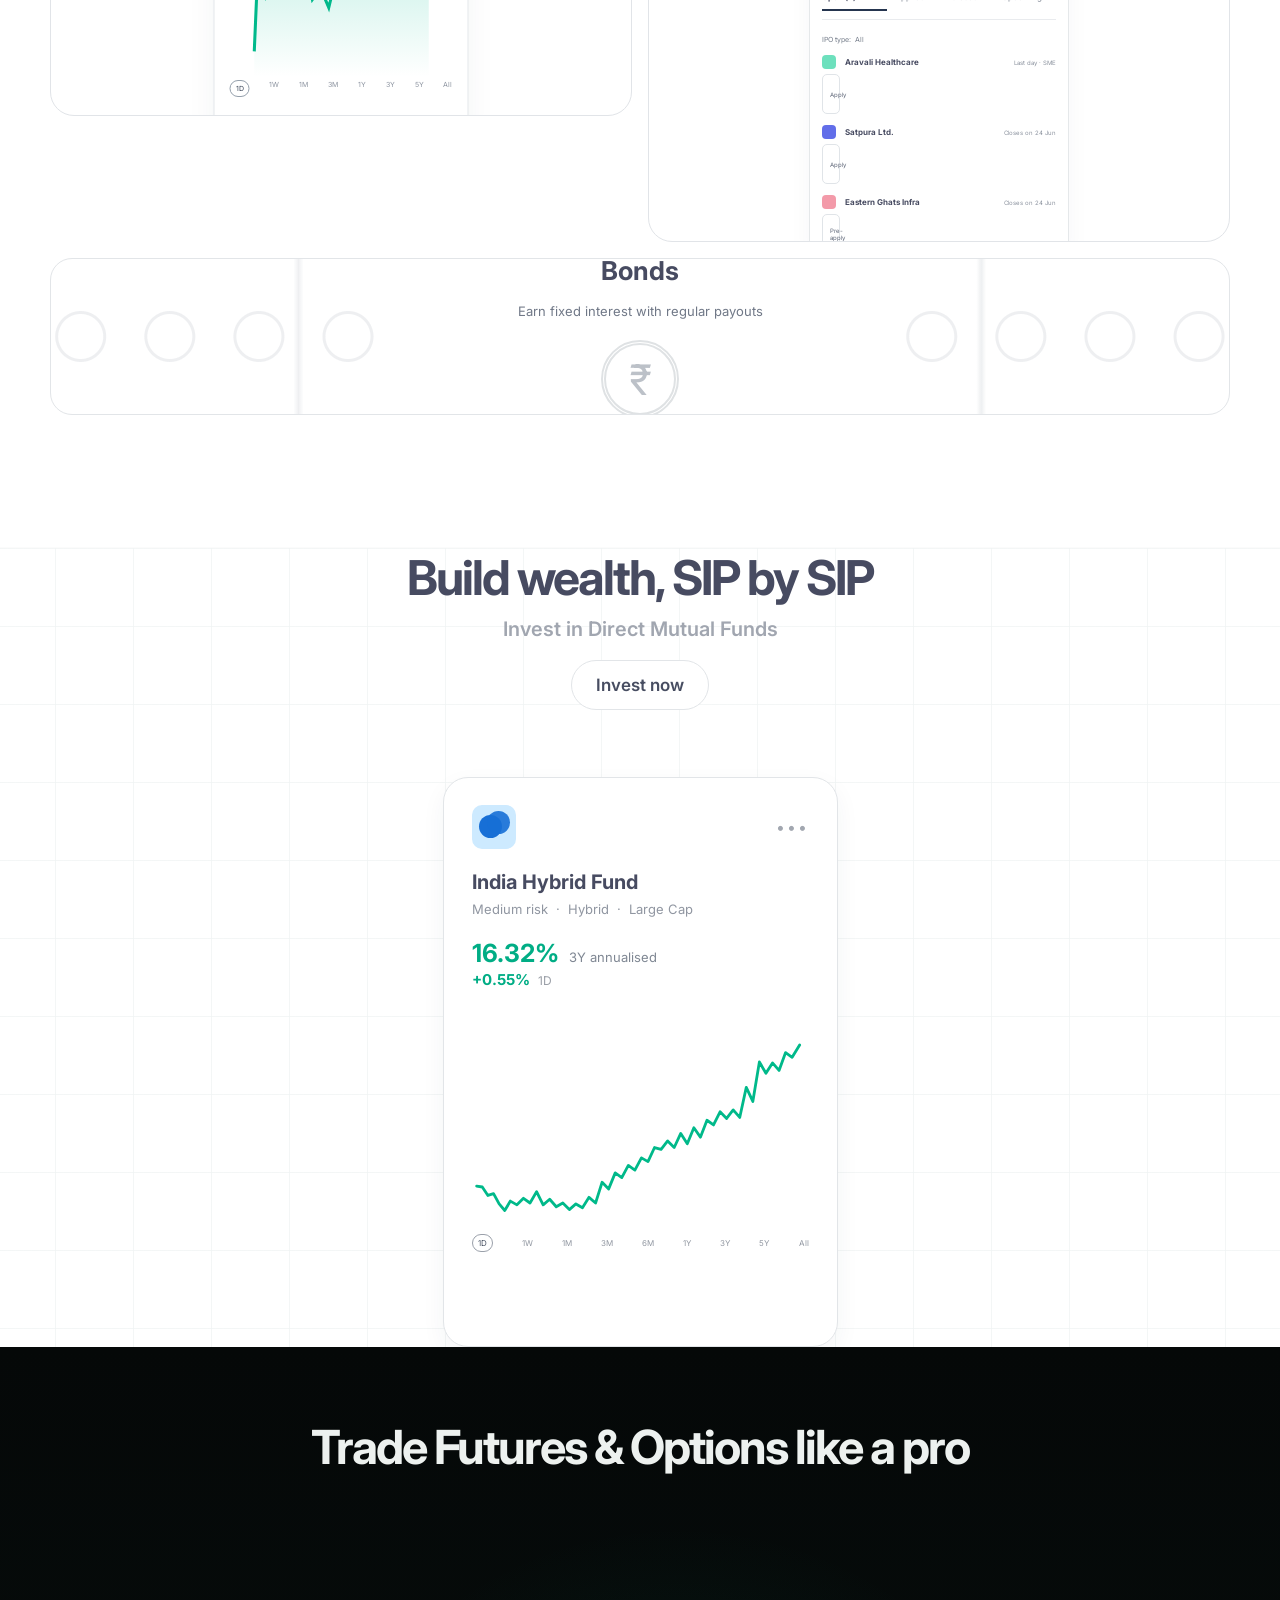
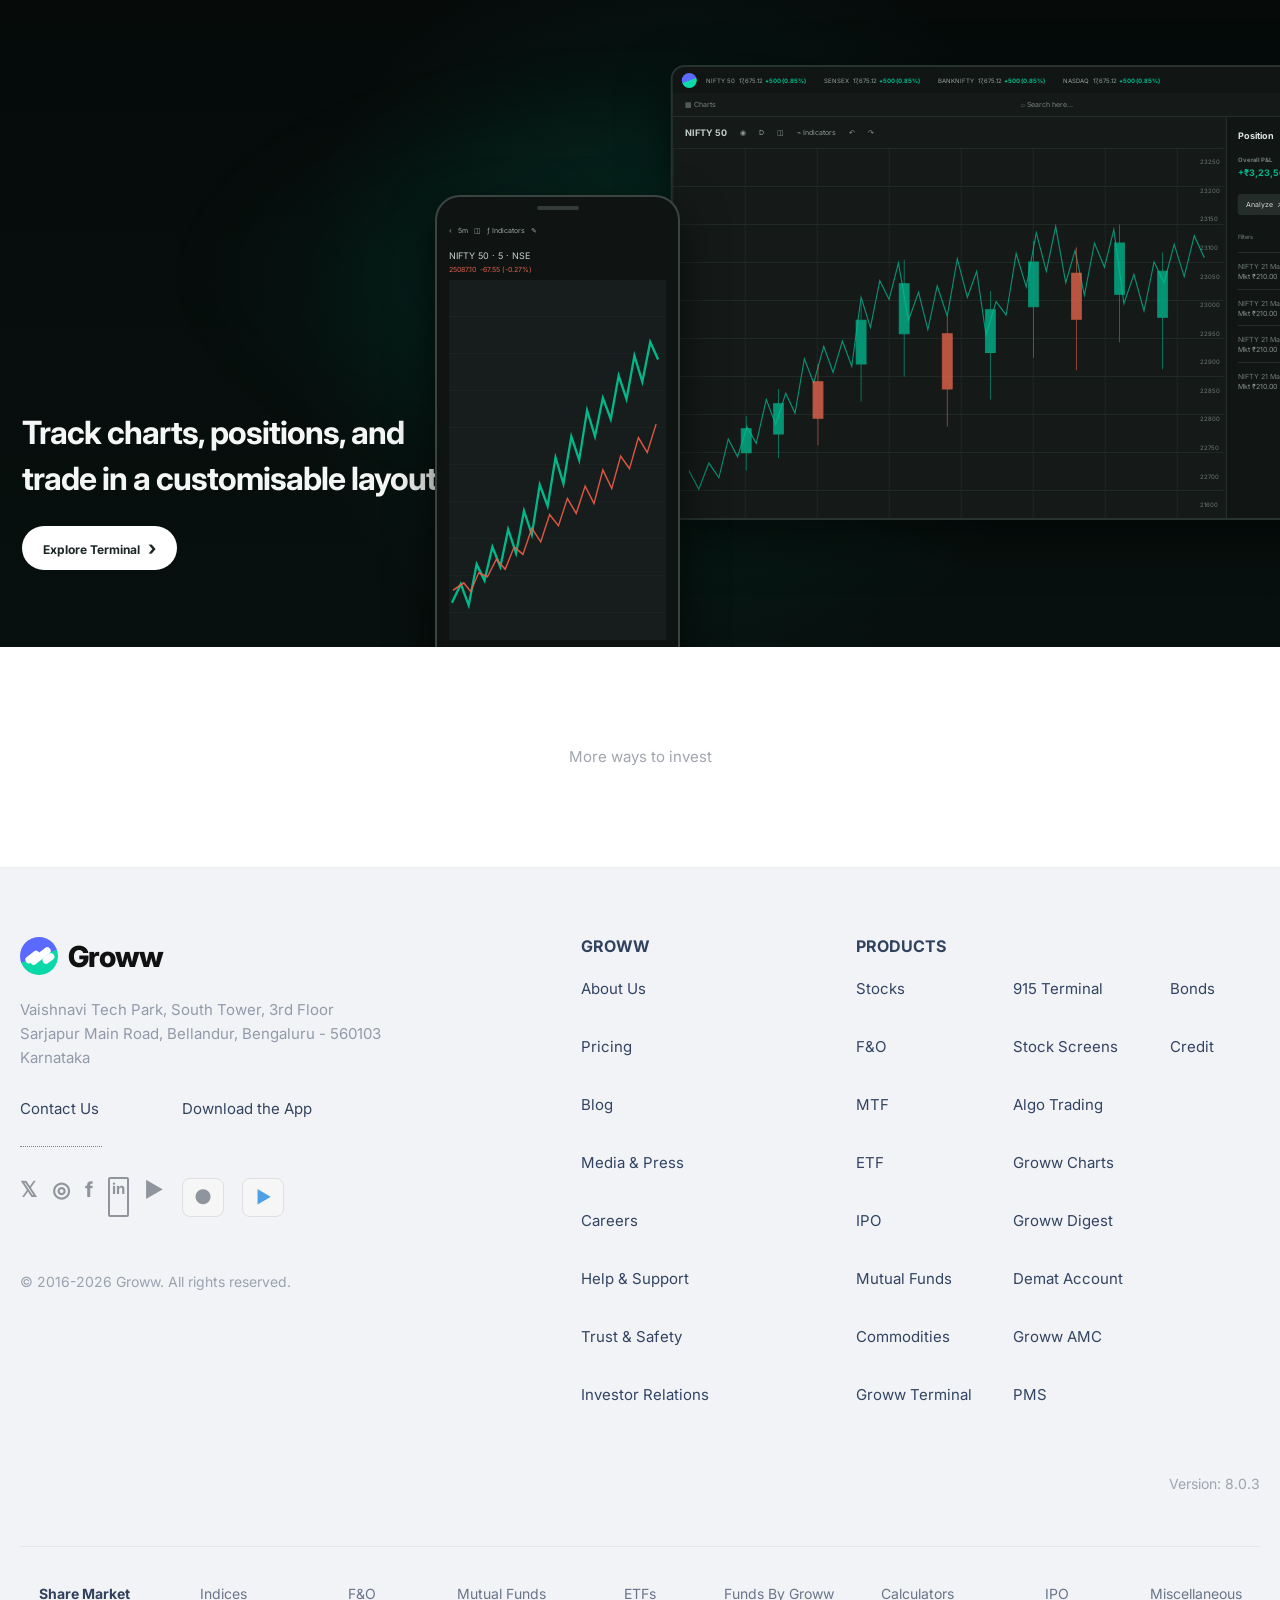
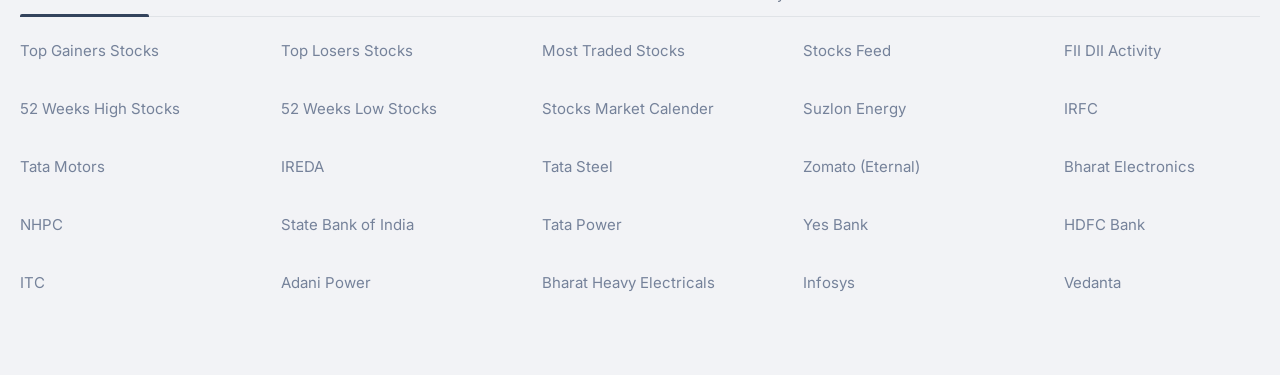
<file: user/balance/inr/index.html>
<!doctype html>
<html lang="en">
<head>
<meta charset="UTF-8"><meta name="viewport" content="width=device-width,initial-scale=1.0">
<title>Groww Balance | INR</title>
<link rel="preconnect" href="https://fonts.googleapis.com"><link rel="preconnect" href="https://fonts.gstatic.com" crossorigin>
<link href="https://fonts.googleapis.com/css2?family=Inter:wght@400;500;600;700&display=swap" rel="stylesheet">
<link rel="stylesheet" href="/user/balance/inr/styles.css">
<link rel="icon" href="/favicon.png" type="image/png"><link rel="apple-touch-icon" href="/favicon.png"><link rel="stylesheet" href="/responsive.css">

<link rel="manifest" href="/manifest.webmanifest">
<script src="/portfolio-demo.js"></script>
</head>
<body>
<script>if(localStorage.getItem("groww_demo_logged_in")!=="1"){location.replace("/index.html")}</script>

<header class="balance-header">
  <div class="balance-header-inner">
    <a class="balance-brand" href="/dashboard.html" aria-label="Groww"><img class="site-logo" src="/favicon.png" alt="Groww"></a>
    <nav class="balance-nav"><a class="active" href="/dashboard.html">Stocks</a><a href="#">F&amp;O</a><a href="#">Mutual Funds</a></nav>
    <div class="header-spacer"></div>
    <div class="balance-search"><span>⌕</span><input id="search" placeholder="Search Groww...."><small>Ctrl+K</small></div>
    <button class="balance-bell" id="bell">♧</button>
    <button class="balance-avatar" id="profile">MS</button>
  </div>
</header>

<main class="balance-page">
  <div class="balance-grid">
    <section class="left-col">
      <div class="summary-card">
        <div class="summary-head">
          <span>Stocks, F&amp;O balance</span>
          <strong>₹<b>5,744</b><sup>.58</sup></strong>
        </div>
        <div class="summary-body">
          <div class="cash-row">
            <span>Cash</span><button id="cashBtn">₹5,744.58 <i></i></button>
          </div>
          <div class="pledge-row">
            <span>Pledge</span><button id="pledgeBtn">Add <i></i></button>
            <p>Add balance for stocks intraday and F&amp;O by pledging your holdings on Groww</p>
          </div>
        </div>
      </div>

      <button class="transaction-link" id="transactionsBtn"><span>All transactions</span><b>›</b></button>

      <div class="instant-card">
        <div><strong>Instant trade balance</strong><p>Get ₹0 for Intraday, MTF &amp; FnO</p></div>
        <button id="instantBtn">Pledge</button>
      </div>
    </section>

    <section class="money-card money-card-improved" id="moneyCard">
  <div class="money-tabs">
    <button type="button" class="active" data-tab="add" id="addTab">Add money</button>
    <button type="button" data-tab="withdraw" id="withdrawTab">Withdraw</button>
  </div>
  <div class="money-body">
    <div class="money-mode money-mode-add active-mode" id="addMode">
      <div class="money-label">Amount to add</div>
      <div class="money-amount-wrap">
        <span>₹</span>
        <input id="addAmountInput" type="text" inputmode="decimal" autocomplete="off" value="100" aria-label="Amount to add">
      </div>
      <div class="amount-chips">
        <button type="button" data-amount="100" onclick="window.balanceSetAmount(100)">+₹100</button>
        <button type="button" data-amount="5000" onclick="window.balanceSetAmount(5000)">+₹5,000</button>
        <button type="button" data-amount="1000" onclick="window.balanceSetAmount(1000)">+₹1,000</button>
      </div>
      <p class="money-hint">Enter any amount you want to add.</p>
    </div>
    <div class="money-mode money-mode-withdraw" id="withdrawMode">
      <div class="money-label">Amount to withdraw</div>
      <div class="money-amount-wrap">
        <span>₹</span>
        <input id="withdrawInput" type="text" inputmode="decimal" autocomplete="off" placeholder="0" aria-label="Amount to withdraw">
      </div>
      <div class="withdraw-available">Available balance <strong id="availableBalance">₹5,744.58</strong></div>
      <div class="amount-chips">
        <button type="button" class="withdraw-preset" data-amount="100" onclick="window.balanceSetWithdrawAmount(100)">+₹100</button>
        <button type="button" class="withdraw-preset" data-amount="5000" onclick="window.balanceSetWithdrawAmount(5000)">+₹5,000</button>
        <button type="button" class="withdraw-preset" data-amount="10000" onclick="window.balanceSetWithdrawAmount(10000)">+₹10,000</button>
      </div>
      <p class="money-hint">You can withdraw up to your available cash balance.</p>
    </div>
  </div>
  <button type="button" class="bank-pay" id="bankPay">
    <span class="upi-logo">◢</span>
    <span><b id="paymentTitle">Scan QR to pay</b><small>STATE BANK OF INDIA ••••4181</small></span>
    <b class="arrow">›</b>
  </button>
  <button type="button" class="add-money-btn" id="addMoneyBtn">Add money</button>
</section>
  </div>
</main>

<div class="toast" id="toast" role="alert" aria-live="assertive"><span id="toastMessage"></span><button class="toast-close" id="toastClose" type="button" aria-label="Close notification">×</button></div>
<script>
(function(){
  "use strict";
  var balanceKey="groww_demo_cash_balance";
  var balanceVersionKey="groww_demo_balance_version";
  var transactionKey="groww_demo_transactions";
  var withdrawalKey="groww_demo_pending_withdrawals";
  var initialBalance=5744.58;
  var currentVersion="12";

  function $id(id){return document.getElementById(id);}
  function fmt(n){return Number(n).toLocaleString("en-IN",{minimumFractionDigits:2,maximumFractionDigits:2});}
  function getBalance(){
    var saved=Number(localStorage.getItem(balanceKey));
    var version=localStorage.getItem(balanceVersionKey);
    if(version!==currentVersion || !Number.isFinite(saved) || saved<0){
      saved=initialBalance;
      localStorage.setItem(balanceKey,String(saved));
      localStorage.setItem(balanceVersionKey,currentVersion);
    }
    return saved;
  }
  function setBalance(v){localStorage.setItem(balanceKey,String(Number(v.toFixed(2))));}
  function getTransactions(){
    try{var list=JSON.parse(localStorage.getItem(transactionKey)||"[]");return Array.isArray(list)?list:[];}catch(e){return [];}
  }
  function saveTransactions(list){localStorage.setItem(transactionKey,JSON.stringify(list));}
  function addTransaction(type,amount,status){
    var list=getTransactions();
    list.unshift({id:Date.now().toString(36)+Math.random().toString(36).slice(2,7),type:type,amount:amount,status:status||"Completed",date:new Date().toISOString()});
    saveTransactions(list);
  }
  function toast(message){
    var t=$id("toast"),m=$id("toastMessage");
    if(m)m.textContent=message;
    if(t)t.classList.add("show");
  }
  function hideToast(){var t=$id("toast");if(t)t.classList.remove("show");}
  function refresh(){
    var b=getBalance();
    var av=$id("availableBalance"); if(av) av.textContent="₹"+fmt(b);
    var cash=$id("cashBtn"); if(cash) cash.innerHTML="₹"+fmt(b)+" <i></i>";
    var summary=document.querySelector(".summary-head strong");
    if(summary){
      var whole=Math.floor(b).toLocaleString("en-IN");
      var paise=String(Math.round((b%1)*100)).padStart(2,"0");
      summary.innerHTML="₹<b>"+whole+"</b><sup>."+paise+"</sup>";
    }
  }
  function clean(v){return String(v||"").replace(/,/g,"").trim();}
  function focusInput(input){if(input){input.focus();try{input.select();}catch(e){}}}
  function activeAdd(){return !!($id("addTab")&&$id("addTab").classList.contains("active"));}
  function setMode(mode){
    var add=mode==="add";
    $id("addTab")?.classList.toggle("active",add);
    $id("withdrawTab")?.classList.toggle("active",!add);
    $id("addMode")?.classList.toggle("active-mode",add);
    $id("withdrawMode")?.classList.toggle("active-mode",!add);
    if($id("paymentTitle"))$id("paymentTitle").textContent=add?"Scan QR to pay":"Withdraw to bank";
    if($id("addMoneyBtn"))$id("addMoneyBtn").textContent=add?"Add money":"Withdraw";
    refresh();hideToast();
  }
  function setPreset(amount){
    var input=activeAdd()?$id("addAmountInput"):$id("withdrawInput");
    if(input){input.value=String(amount);focusInput(input);}
  }
  function action(){
    var add=activeAdd();
    if(add){
      return;
    }
    var w=Number(clean($id("withdrawInput")?.value)), b=getBalance();
    if(!Number.isFinite(w)||w<100){
      toast("Amount should be ₹100 or greater.");
      focusInput($id("withdrawInput"));
      return;
    }
    if(w>b+0.0001){
      toast("Insufficient balance. Available ₹"+fmt(b));
      focusInput($id("withdrawInput"));
      return;
    }
    b=Number((b-w).toFixed(2));
    setBalance(b);
    addTransaction("Withdraw",w,"Pending");
    var pending=[];try{pending=JSON.parse(localStorage.getItem(withdrawalKey)||"[]");if(!Array.isArray(pending))pending=[];}catch(e){pending=[];}
    pending.unshift({amount:w,date:new Date().toISOString(),status:"Pending"});
    localStorage.setItem(withdrawalKey,JSON.stringify(pending));
    refresh();
    $id("withdrawInput").value="";
    toast("₹"+fmt(w)+" will be credited within 15–20 working days.");
  }
  window.balanceSwitchTab=setMode;
  window.balanceSetAmount=setPreset;
  window.balanceSetWithdrawAmount=setPreset;
  window.balanceAction=action;
  window.balanceCloseToast=hideToast;

  $id("addTab")?.addEventListener("click",function(){setMode("add");});
  $id("withdrawTab")?.addEventListener("click",function(){setMode("withdraw");});
  document.querySelectorAll(".amount-chips button").forEach(function(btn){btn.addEventListener("click",function(){setPreset(Number(btn.dataset.amount));});});
  $id("addMoneyBtn")?.addEventListener("click",action);
  $id("bankPay")?.addEventListener("click",function(){toast(activeAdd()?"Payment method: SBI ••••4181":"Withdrawal bank: SBI ••••4181");});
  $id("toastClose")?.addEventListener("click",hideToast);
  $id("cashBtn")?.addEventListener("click",function(){toast("Cash balance: ₹"+fmt(getBalance()));});
  $id("pledgeBtn")?.addEventListener("click",function(){toast("Pledge flow opened");});
  $id("instantBtn")?.addEventListener("click",function(){toast("Pledge flow opened");});
  $id("transactionsBtn")?.addEventListener("click",function(){location.href="/user/balance/inr/transactions/";});
  $id("profile")?.addEventListener("click",function(){location.href="/dashboard.html";});
  $id("bell")?.addEventListener("click",function(){toast("No new notifications");});

  refresh();
  setMode("add");
})();
</script><script>if("serviceWorker" in navigator){window.addEventListener("load",()=>navigator.serviceWorker.register("/sw.js").catch(()=>{}));}</script>
</body>
</html>
</file>
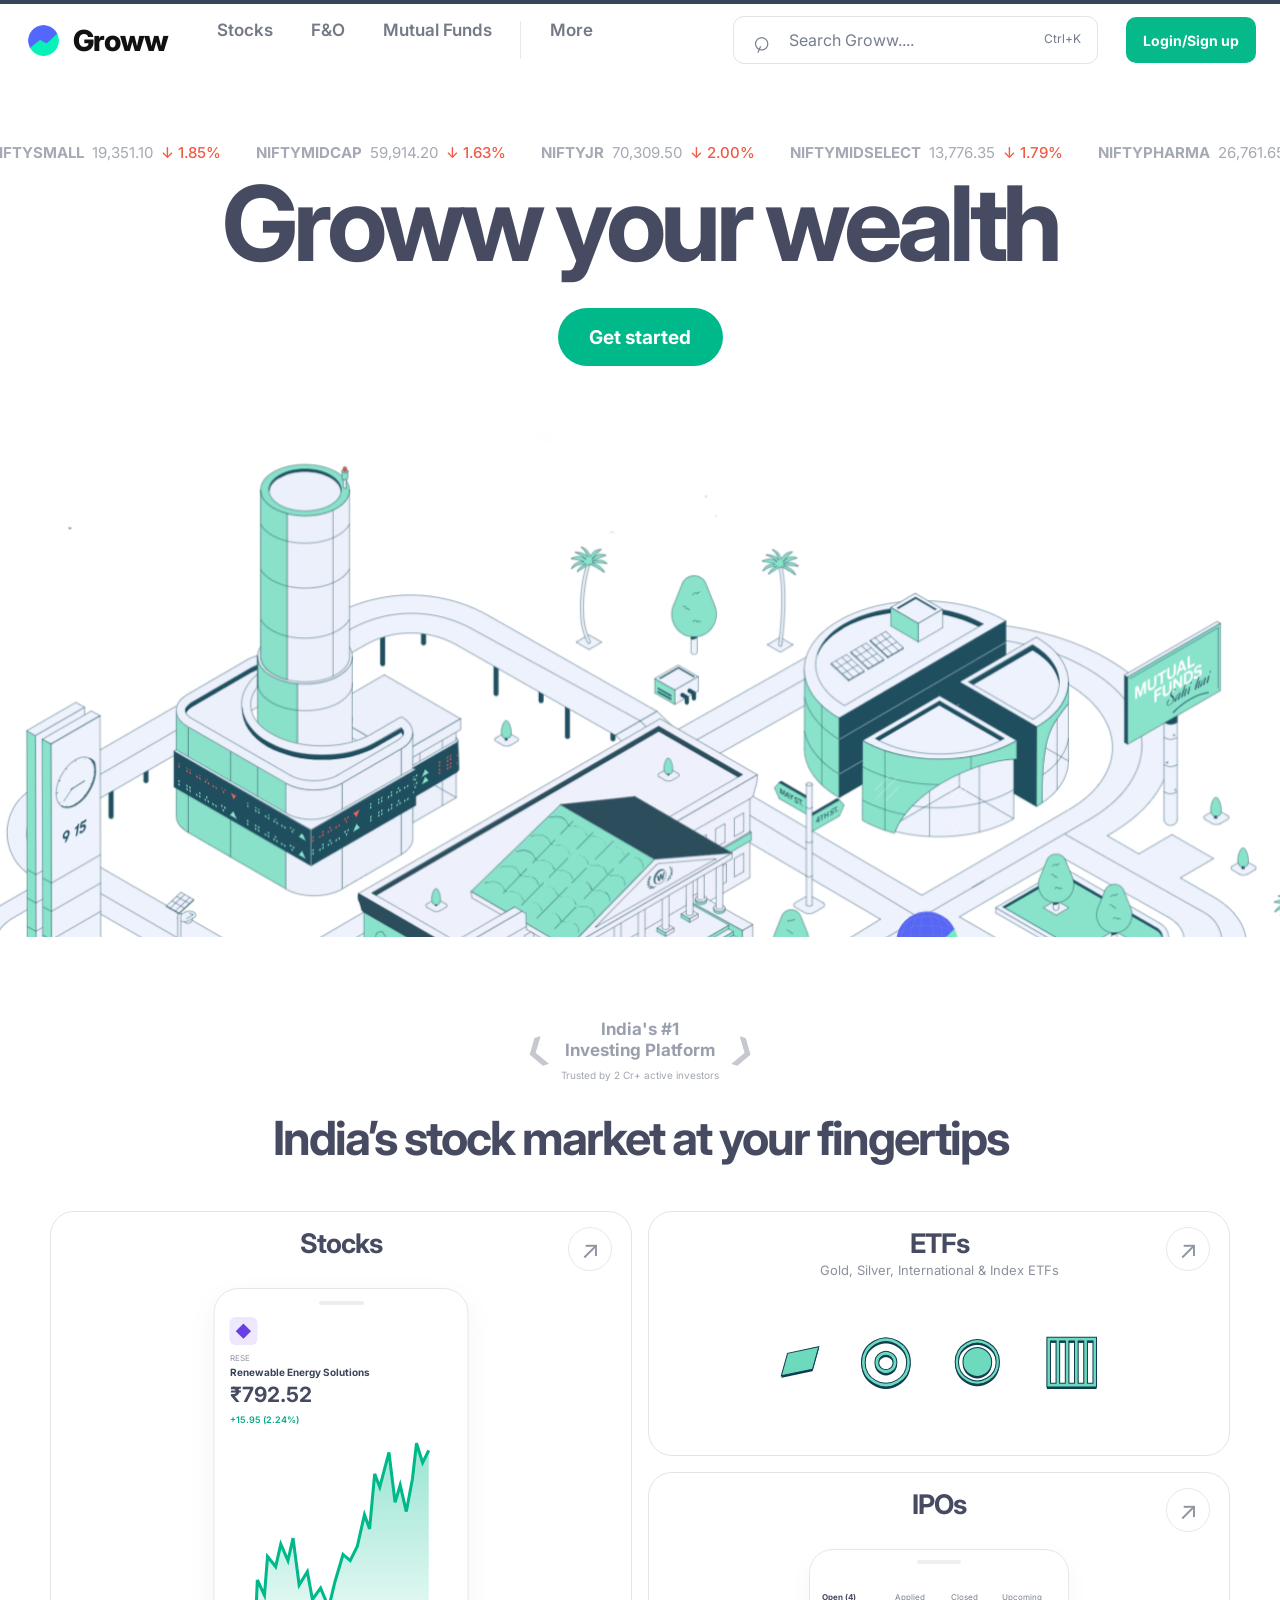
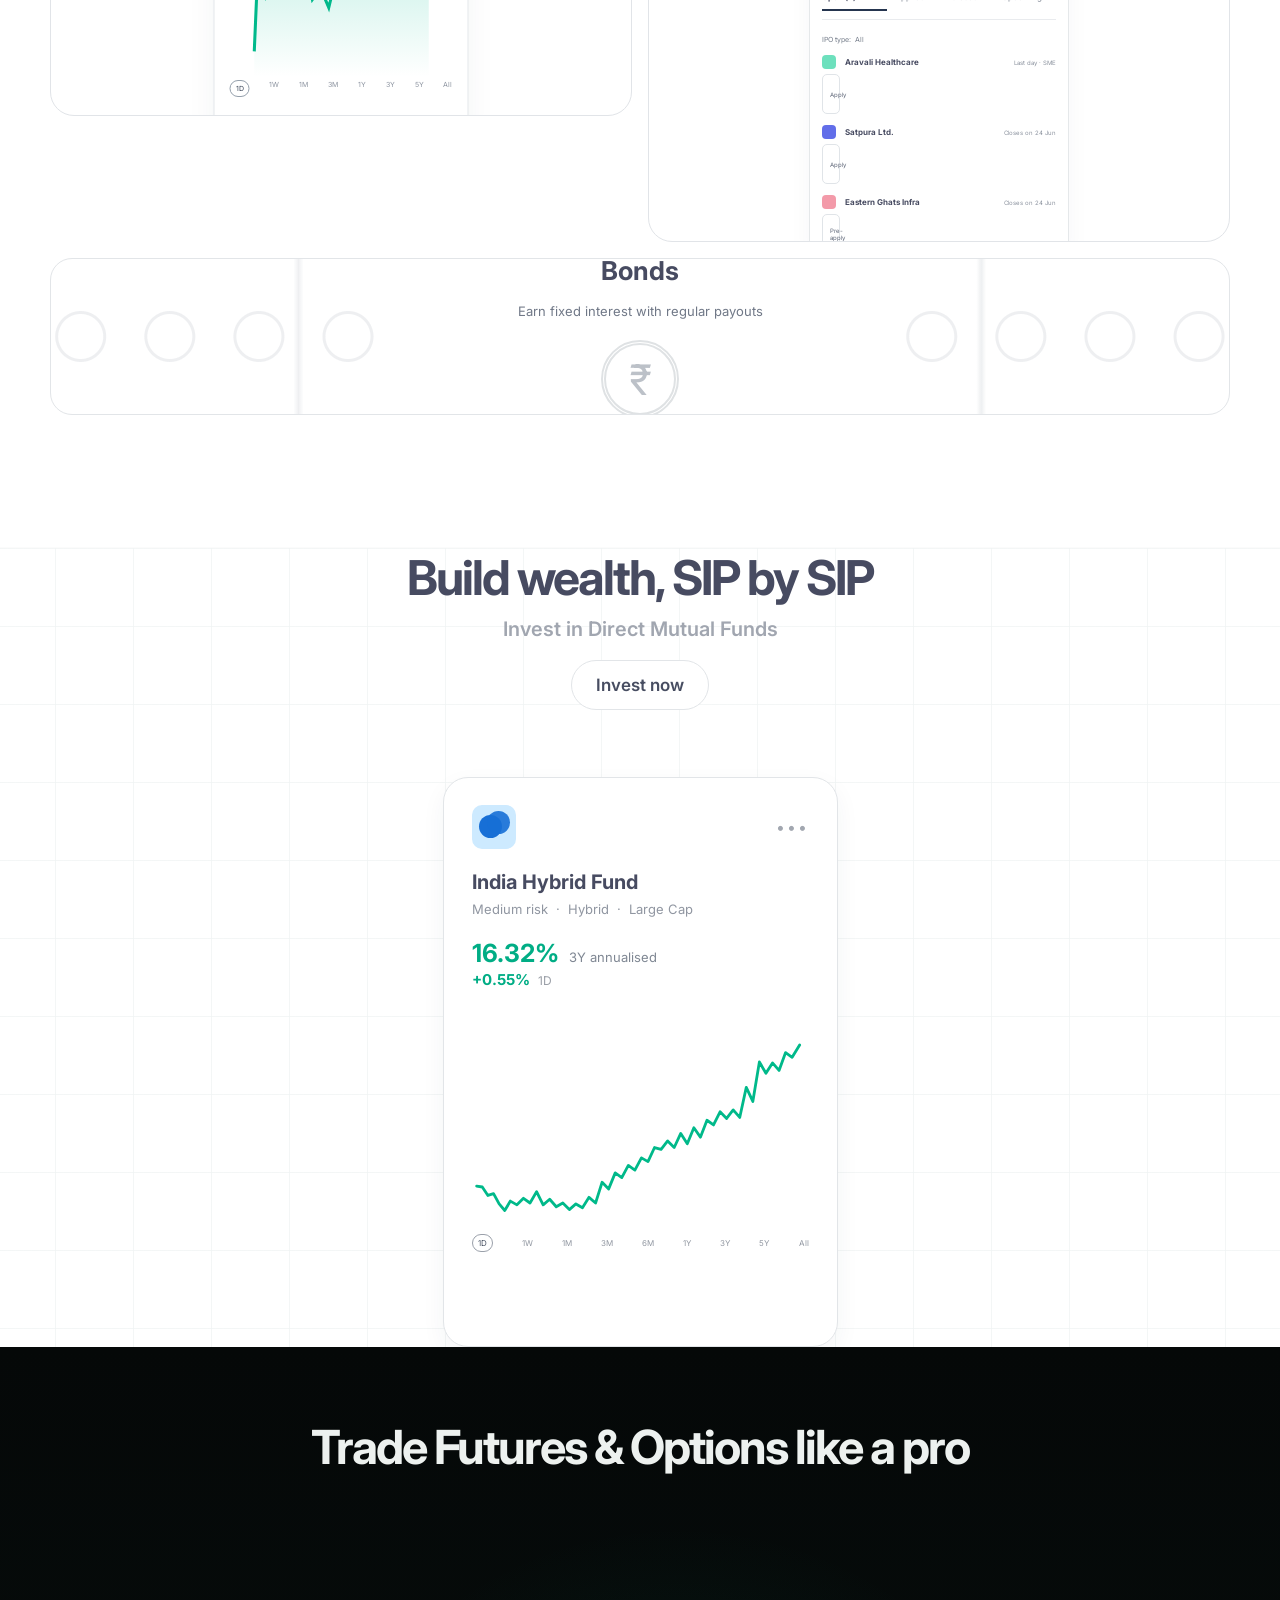
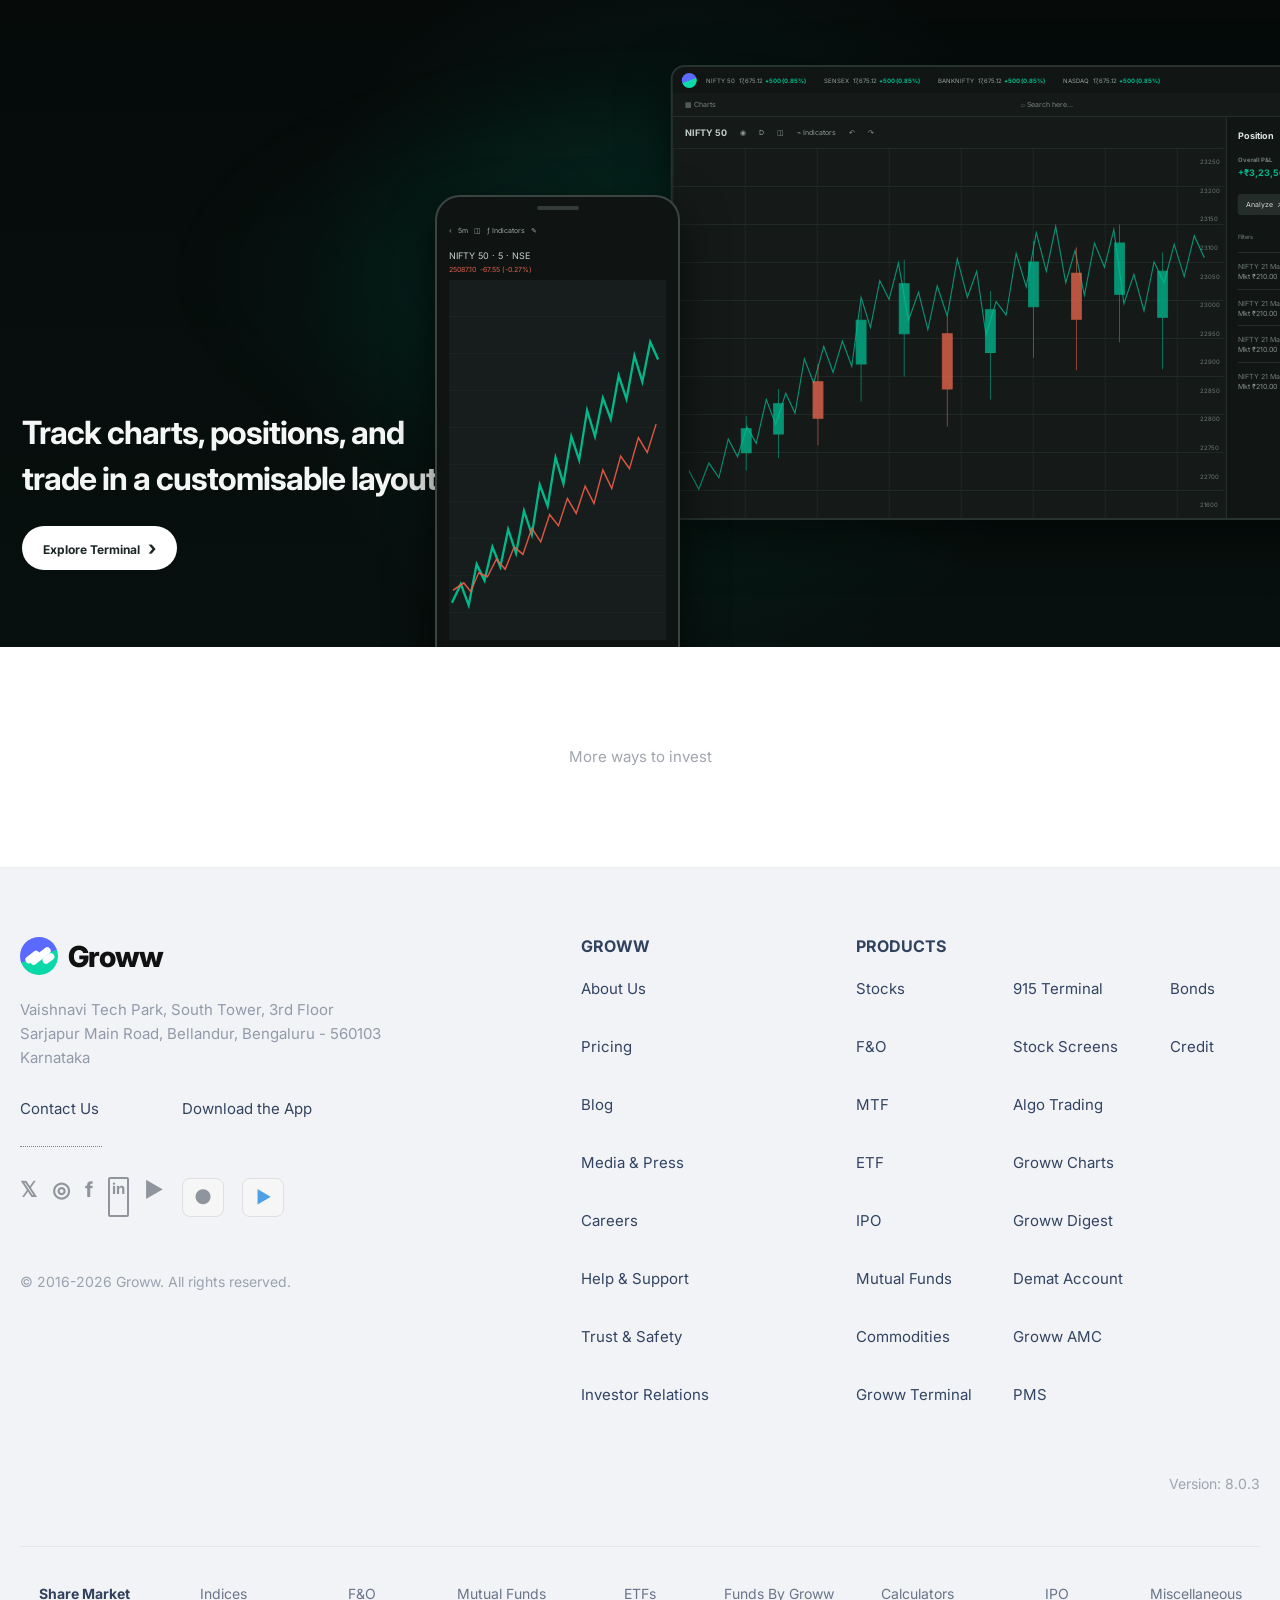
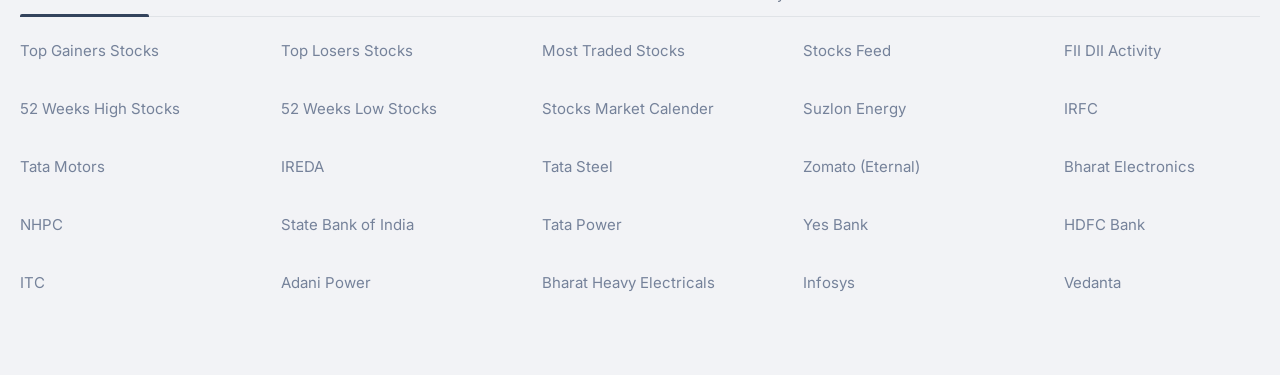
<file: user/profile/report/index.html>
<!doctype html>
<html lang="en">
<head>
<meta charset="UTF-8">
<meta name="viewport" content="width=device-width,initial-scale=1.0">
<title>User Profile · Reports · Groww Replica</title>
<link rel="preconnect" href="https://fonts.googleapis.com"><link rel="preconnect" href="https://fonts.gstatic.com" crossorigin>
<link href="https://fonts.googleapis.com/css2?family=Inter:wght@400;500;600;700&display=swap" rel="stylesheet">
<link rel="stylesheet" href="/user/profile/report/styles.css">
<link rel="icon" href="/favicon.png" type="image/png"><link rel="apple-touch-icon" href="/favicon.png"><link rel="stylesheet" href="/responsive.css">

<link rel="manifest" href="/manifest.webmanifest">
</head>
<body>
<script>if(localStorage.getItem("groww_demo_logged_in")!=="1"){location.replace("/index.html")}</script>

<header class="report-header">
  <div class="report-header-inner">
    <a class="report-brand" href="/dashboard.html"><img class="site-logo" src="/favicon.png" alt="Groww"></a>
    <nav class="report-primary"><a class="active" href="/dashboard.html">Stocks</a><a href="#">F&amp;O</a><a href="#">Mutual Funds</a></nav>
    <div class="header-fill"></div>
    <div class="report-search"><span>⌕</span><input id="search" placeholder="Search Groww...."><small>Ctrl+K</small></div>
    <button class="report-bell">♧</button>
    <button class="report-avatar" id="profileBtn">MS</button>
  </div>
</header>

<main class="profile-page">
  <div class="profile-grid">
    <aside class="profile-menu">
      <div class="profile-summary">
        <div class="profile-photo"><span class="profile-initials">MS</span></div>
        <h1>Manav Singh</h1>
      </div>
      <button class="profile-link">Basic Details <span>›</span></button>
      <button class="profile-link active">Reports <span>›</span></button>
      <button class="profile-link">Change Password <span>›</span></button>
      <button class="profile-link">Change Groww PIN <span>›</span></button>
      <button class="profile-link">Trading controls <span>›</span></button>
      <button class="profile-link">Trading APIs <span>›</span></button>
      <button class="profile-link">Sell authorisation mode <span>›</span></button>
      <button class="profile-link">Trading Details <span>›</span></button>
      <button class="profile-link">Account Related Forms <span>›</span></button>
      <button class="profile-link">Nominee Details <span>›</span></button>
      <button class="profile-link">Active Devices <span>›</span></button>
      <button class="profile-link">Report suspicious activity <span>›</span></button>
    </aside>

    <section class="reports-column">
      <section class="report-card">
        <div class="report-card-title"><span class="title-icon profit-icon">◈</span><h2>Profit &amp; Loss</h2></div>
        <button class="report-row">Stocks P&amp;L <span>›</span></button>
        <button class="report-row">Dividend report <span>›</span></button>
      </section>

      <section class="report-card tax-card">
        <div class="report-card-title"><span class="title-icon tax-icon">◒</span><h2>Tax</h2></div>
        <button class="report-row">Mutual Funds - ELSS statement <span>›</span></button>
        <button class="report-row">Mutual Funds - Capital gains <span>›</span></button>
        <button class="report-row">Stocks - Capital gains <span>›</span></button>
        <button class="report-row">F&amp;O - Tax report <span>›</span></button>
        <button class="report-row">Commodities - Tax report <span>›</span></button>
        <button class="report-row">GST invoice <span>›</span></button>
      </section>

      <section class="report-card">
        <div class="report-card-title"><span class="title-icon holdings-icon">◩</span><h2>Holdings</h2></div>
        <button class="report-row">Mutual Funds - Holdings statement <span>›</span></button>
        <button class="report-row">Stocks - Holdings statement <span>›</span></button>
        <button class="report-row">Demat report <span>›</span></button>
        <button class="report-row">CMR copy <span>›</span></button>
      </section>

      <section class="report-card">
        <div class="report-card-title"><span class="title-icon transaction-icon">▤</span><h2>Transactions</h2></div>
        <button class="report-row">Mutual Funds - Order history <span>›</span></button>
        <button class="report-row">Stocks - Order history <span>›</span></button>
        <button class="report-row">Groww Balance statement <span>›</span></button>
        <button class="report-row">Contract note <span>›</span></button>
      </section>
    </section>

    <aside class="preview-column">
      <div class="report-preview">
        <div class="preview-lines"><span></span><span></span><span></span></div>
        <div class="preview-pointer">⌁</div>
        <p>Select a report to get started</p>
      </div>
      <button class="need-help"><span>?</span> Need help? <b>›</b></button>
    </aside>
  </div>
</main>

<div class="toast" id="toast"></div>
<script>
const toast=(m)=>{const t=document.getElementById("toast");t.textContent=m;t.classList.add("show");clearTimeout(window.__t);window.__t=setTimeout(()=>t.classList.remove("show"),1700)};
document.getElementById("profileBtn").addEventListener("click",()=>location.href="/dashboard.html");
document.querySelectorAll(".report-row").forEach(btn=>btn.addEventListener("click",()=>toast("Report selected")));
document.querySelectorAll(".profile-link").forEach(btn=>btn.addEventListener("click",()=>{document.querySelectorAll(".profile-link").forEach(x=>x.classList.remove("active"));btn.classList.add("active");toast(btn.textContent.replace("›","").trim())}));
document.querySelector(".need-help").addEventListener("click",()=>toast("Help opened"));
document.getElementById("search").addEventListener("keydown",e=>{if(e.key==="Enter"&&e.target.value.trim())toast("Search: "+e.target.value.trim())});
document.addEventListener("keydown",e=>{if((e.ctrlKey||e.metaKey)&&e.key.toLowerCase()==="k"){e.preventDefault();document.getElementById("search").focus()}});
</script>

<script>if("serviceWorker" in navigator){window.addEventListener("load",()=>navigator.serviceWorker.register("/sw.js").catch(()=>{}));}</script>
</body>
</html>
</file>
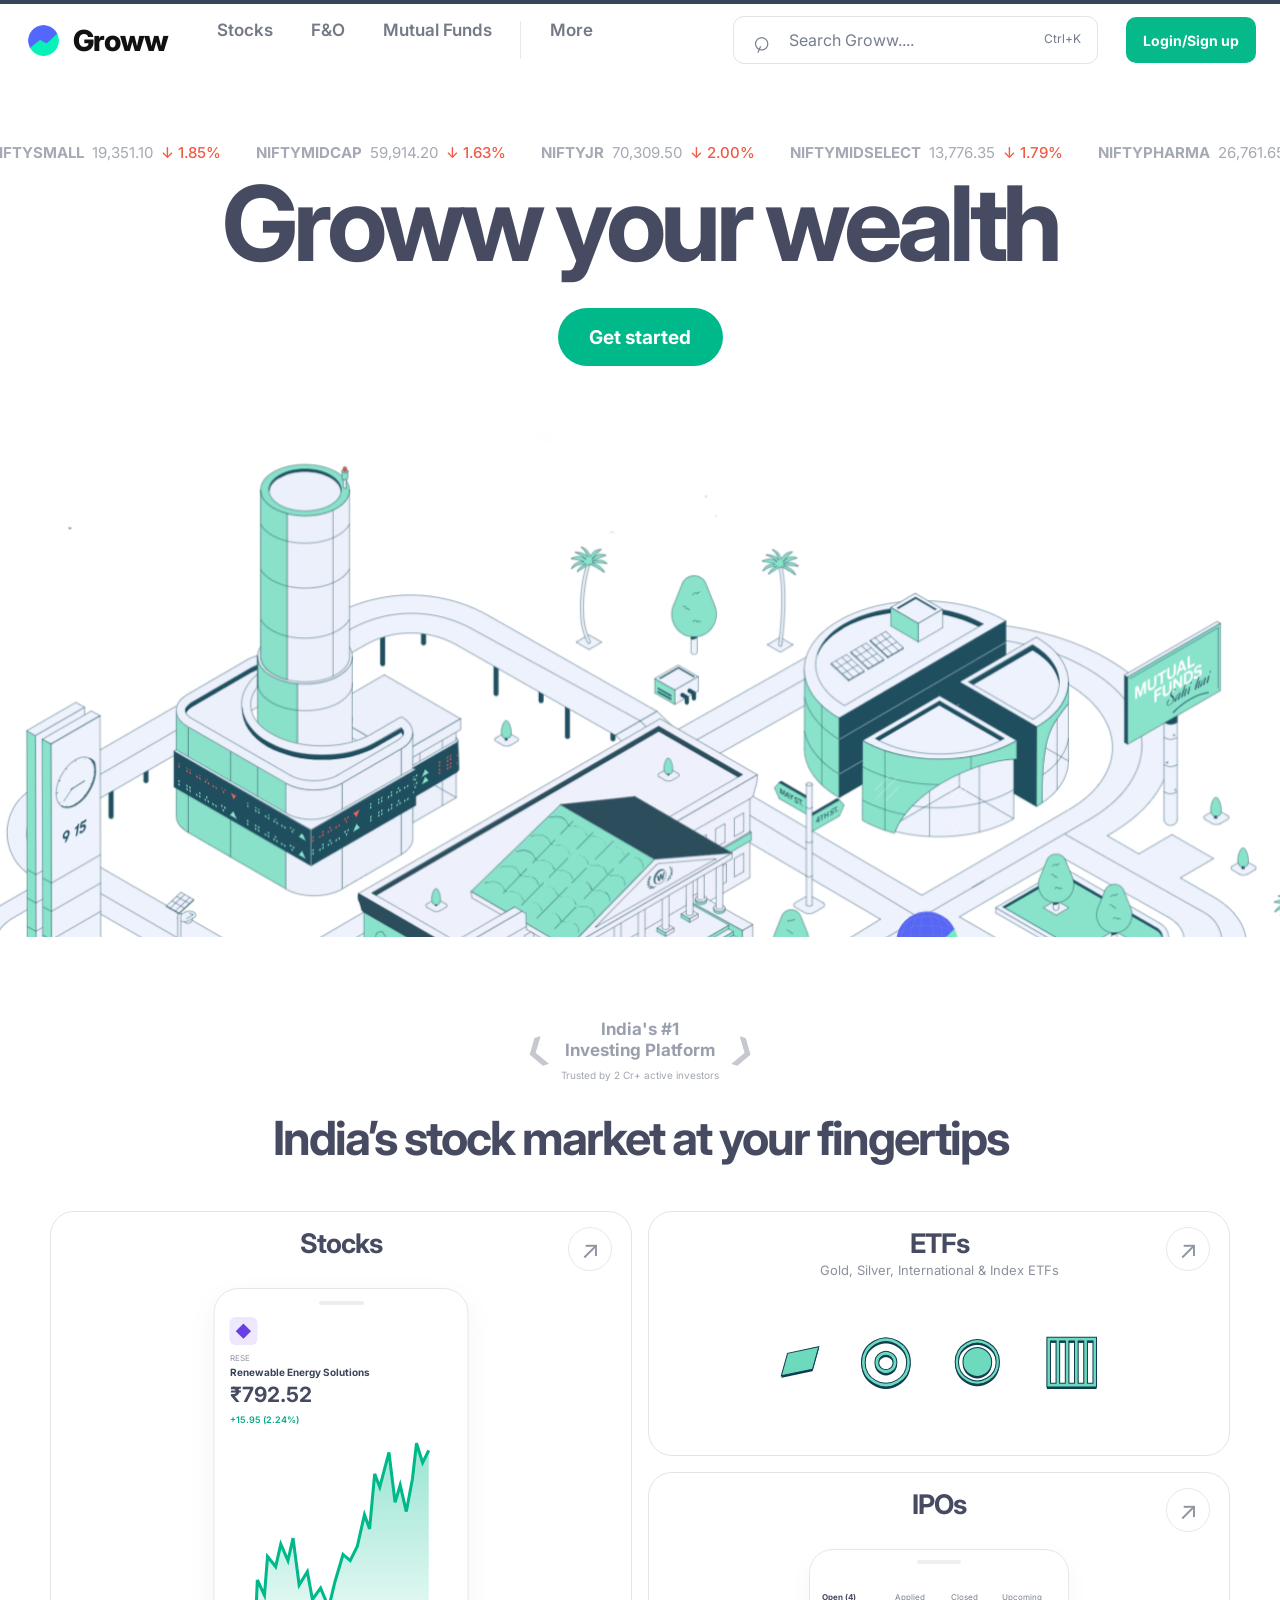
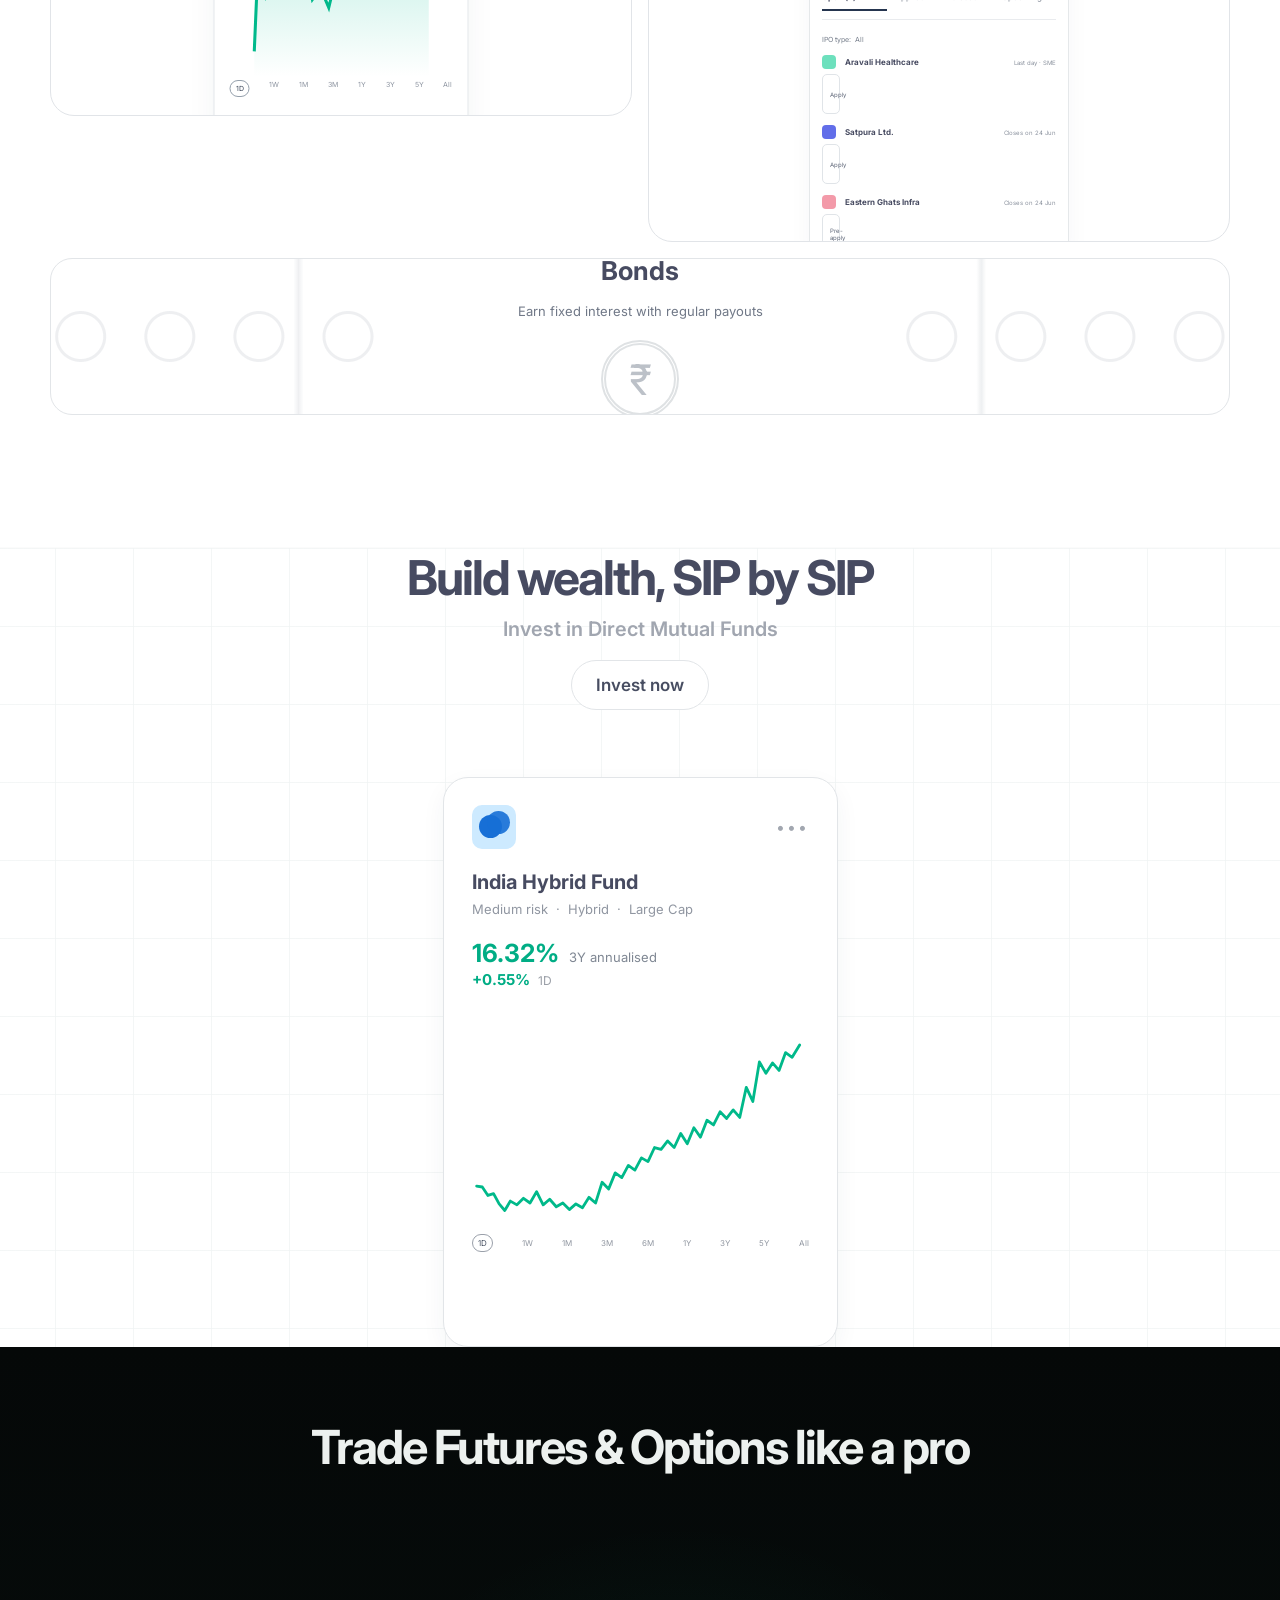
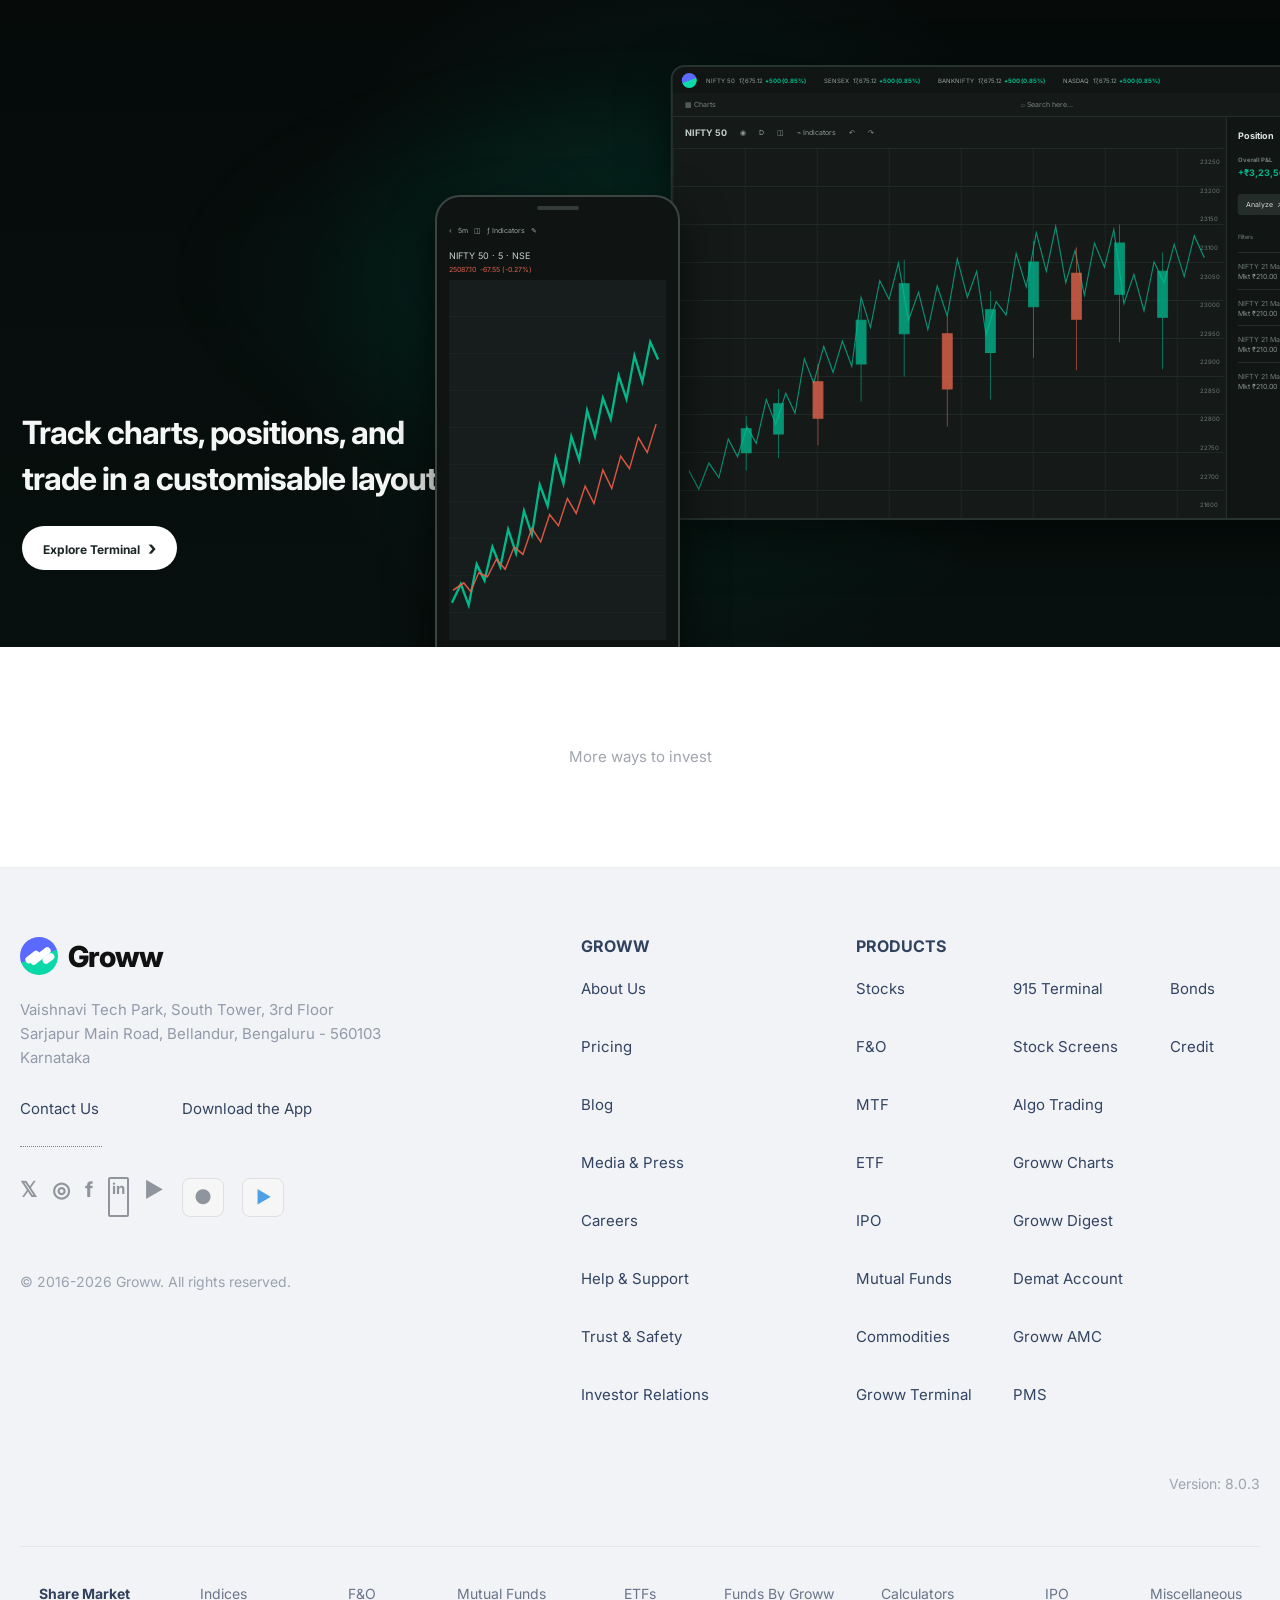
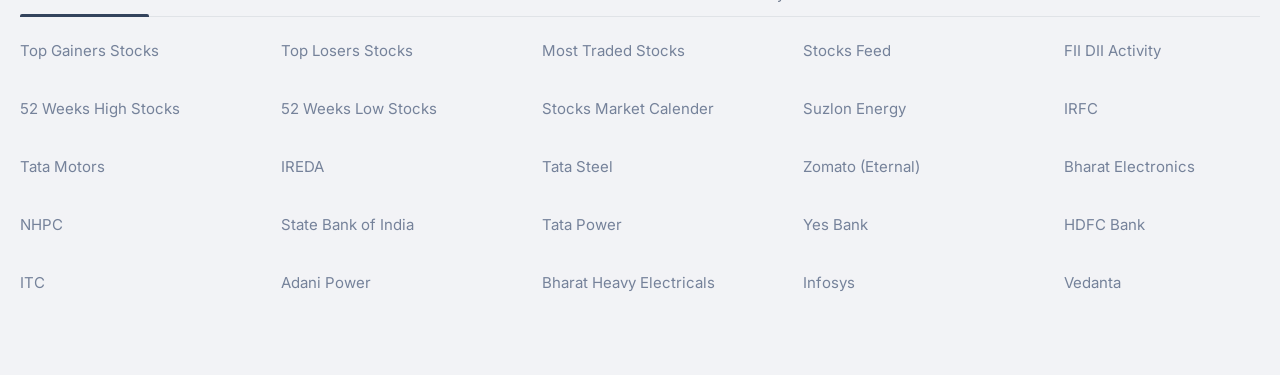
<file: user/balance/inr/transactions/index.html>
<!doctype html>
<html lang="en">
<head>
<meta charset="UTF-8">
<meta name="viewport" content="width=device-width,initial-scale=1.0">
<title>All Transactions | Groww</title>
<link rel="preconnect" href="https://fonts.googleapis.com">
<link rel="preconnect" href="https://fonts.gstatic.com" crossorigin>
<link href="https://fonts.googleapis.com/css2?family=Inter:wght@400;500;600;700&display=swap" rel="stylesheet">
<link rel="stylesheet" href="/user/balance/inr/transactions/styles.css">
<link rel="icon" href="/favicon.png" type="image/png"><link rel="apple-touch-icon" href="/favicon.png"><link rel="stylesheet" href="/responsive.css">

<link rel="manifest" href="/manifest.webmanifest">
<script src="/portfolio-demo.js"></script>
</head>
<body>
<script>if(localStorage.getItem("groww_demo_logged_in")!=="1"){location.replace("/index.html")}</script>

<header class="tx-header">
  <div class="tx-header-inner">
    <a class="tx-brand" href="/dashboard.html" aria-label="Groww"><img class="site-logo" src="/favicon.png" alt="Groww"></a>
    <nav class="tx-nav"><a class="active" href="/dashboard.html">Stocks</a><a href="#">F&amp;O</a><a href="#">Mutual Funds</a></nav>
    <div class="tx-spacer"></div>
    <div class="tx-search"><span>⌕</span><input id="search" placeholder="Search Groww...."><small>Ctrl+K</small></div>
    <button class="tx-bell" id="bell">♧</button>
    <button class="tx-avatar" id="profile">MS</button>
  </div>
</header>

<main class="tx-page">
  <div class="tx-title-row">
    <h1>All Transactions</h1>
    <button class="statement-btn" id="statementBtn"><span>⇩</span> Download statement</button>
  </div>

  <div class="tx-layout">
    <aside class="filters-card">
      <div class="filters-head">
        <h2>FILTERS</h2>
        <button id="clearFilters">CLEAR ALL</button>
      </div>

      <div class="filter-group">
        <h3>Transactions status</h3>
        <label class="check-row"><input type="checkbox" class="filter-check"> <span>Only failed</span></label>
      </div>

      <div class="filter-group">
        <h3>Transaction Type</h3>
        <label class="check-row"><input type="checkbox" class="filter-check"> <span>Deposit</span></label>
        <label class="check-row"><input type="checkbox" class="filter-check"> <span>Withdraw</span></label>
        <label class="check-row"><input type="checkbox" class="filter-check"> <span>Stocks</span></label>
        <label class="check-row"><input type="checkbox" class="filter-check"> <span>FnO</span></label>
        <label class="check-row"><input type="checkbox" class="filter-check"> <span>Others</span></label>
      </div>

      <div class="filter-group date-group">
        <h3>Date range</h3>
        <label class="date-input"><span>From</span><input id="fromDate" type="date"><b>▣</b></label>
        <label class="date-input"><span>To</span><input id="toDate" type="date"><b>▣</b></label>
      </div>
    </aside>

    <section class="transactions-results">
      <h2>Transactions</h2>
      <p class="demo-history-label">DEMO · Simulated transaction history</p>
      <div class="transaction-list" id="transactionList"></div>
    </section>
  </div>
</main>

<div class="toast" id="toast"></div>
<div class="transaction-modal" id="transactionModal" aria-hidden="true">
  <div class="transaction-modal-card" role="dialog" aria-modal="true" aria-labelledby="modalTitle">
    <button class="transaction-modal-close" id="transactionModalClose" type="button" aria-label="Close">×</button>
    <div class="transaction-modal-status" id="modalStatus">✓</div>
    <h3 id="modalTitle">Transaction</h3>
    <p id="modalDate">—</p>
    <div class="modal-amount" id="modalAmount">₹0.00</div>
    <div class="modal-detail"><span>Status</span><strong id="modalState">Completed</strong></div>
    <div class="modal-detail"><span>Type</span><strong id="modalType">Stocks</strong></div>
    <div class="modal-detail"><span>Bank / account</span><strong>Groww demo portfolio</strong></div>
  </div>
</div>
<script>
(function(){
  "use strict";
  var txKey="groww_demo_transactions";
  var pendingKey="groww_demo_pending_withdrawals";
  var listEl=document.getElementById("transactionList");
  var toastEl=document.getElementById("toast");
  var fromDate=document.getElementById("fromDate");
  var toDate=document.getElementById("toDate");
  var checks=[].slice.call(document.querySelectorAll(".filter-check"));
  var modal=document.getElementById("transactionModal");

  function toast(message){if(toastEl){toastEl.textContent=message;toastEl.classList.add("show");clearTimeout(window.__txToast);window.__txToast=setTimeout(function(){toastEl.classList.remove("show");},1800);}}
  function fmt(n){return Number(n).toLocaleString("en-IN",{minimumFractionDigits:2,maximumFractionDigits:2});}
  function dateText(iso){return new Date(iso).toLocaleString("en-IN",{day:"2-digit",month:"short",year:"numeric",hour:"2-digit",minute:"2-digit"});}
  function load(){
    var data=[];
    try{data=JSON.parse(localStorage.getItem(txKey)||"[]");if(!Array.isArray(data))data=[];}catch(e){data=[];}
    var seeds=[
      {id:"seed1",type:"Deposit",title:"Add money",amount:15000,status:"Completed",date:"2026-09-03T09:15:00+05:30"},
      {id:"seed2",type:"Deposit",title:"Add money",amount:5000,status:"Completed",date:"2026-09-02T11:48:00+05:30"},
      {id:"seed3",type:"Deposit",title:"Add money",amount:15000,status:"Completed",date:"2026-09-01T13:36:00+05:30"},
      {id:"seed4",type:"Deposit",title:"Add money",amount:10000,status:"Completed",date:"2026-09-01T10:23:00+05:30"},
      {id:"seed5",type:"Deposit",title:"Add money",amount:10000,status:"Completed",date:"2026-08-31T13:17:00+05:30"},
      {id:"seed6",type:"Deposit",title:"Add money",amount:5000,status:"Completed",date:"2026-08-31T09:42:00+05:30"}
    ];
    var pending=[];
    try{pending=JSON.parse(localStorage.getItem(pendingKey)||"[]");if(!Array.isArray(pending))pending=[];}catch(e){pending=[];}
    pending.forEach(function(p,i){
      var id=p.id || ("pending-"+i+"-"+p.date);
      if(data.some(function(item){return item && item.id===id;})) return;
      data.push({id:id,type:"Withdraw",title:"Withdraw",amount:Number(p.amount)||0,status:p.status||"Pending",date:p.date});
    });
    if(!data.some(function(item){return item && item.id==="demo-withdraw-pending-5000-20261031";})){
      data.push({id:"demo-withdraw-pending-5000-20261031",type:"Withdraw",title:"Withdraw",amount:5000,status:"Pending",date:"2026-10-31T22:00:00+05:30"});
    }
    function setDemoDate(item){
      if(!item)return item;
      var title=String(item.title||item.type||"").toLowerCase();
      var amount=Number(item.amount)||0;
      var status=String(item.status||"").toLowerCase();
      if(item.id==="demo-withdraw-pending-5000-20261031" || (title==="withdraw" && amount===5000 && status==="pending")){
        item.date="2026-10-30T11:24:00+05:30";
      }else if(item.id==="demo-withdrawal-refund-10000-20261031" || (title==="refund" && amount===10000)){
        item.date="2026-10-29T12:08:00+05:30";
      }else if(item.id==="demo-withdrawal-10000-20261031" || (title.indexOf("withdraw failed")!==-1 && amount===10000)){
        item.date="2026-10-28T10:46:00+05:30";
      }
      return item;
    }
    data=data.map(setDemoDate);
    localStorage.setItem(txKey,JSON.stringify(data));
    pending=pending.map(function(item){
      if(item && (item.id==="demo-withdraw-pending-5000-20261031" || (Number(item.amount)===5000 && String(item.status||"").toLowerCase()==="pending"))){
        item.date="2026-10-30T11:24:00+05:30";
      }
      return item;
    });
    localStorage.setItem(pendingKey,JSON.stringify(pending));
    var combined=seeds.concat(data);
    var seen={};
    return combined.filter(function(item){
      var key=item.id || (item.type+"|"+item.amount+"|"+item.date);
      if(seen[key])return false;
      seen[key]=true;
      return true;
    });
  }
  function render(){
    var data=load().filter(function(item){var title=String(item.title||"").trim().toLowerCase();var id=String(item.id||"").trim().toLowerCase();return title!=="stocks sold" && title.indexOf("stocks sold")===-1 && id.indexOf("stock-sale-")!==0;}).sort(function(a,b){return new Date(b.date)-new Date(a.date);});
    var selectedTypes=[];
    if(checks[1]?.checked)selectedTypes.push("Deposit");
    if(checks[2]?.checked)selectedTypes.push("Withdraw");
    if(checks[3]?.checked)selectedTypes.push("Stocks");
    if(checks[4]?.checked)selectedTypes.push("FnO");
    if(checks[5]?.checked)selectedTypes.push("Others");
    var failed=checks[0]?.checked;
    var from=fromDate?.value?new Date(fromDate.value+"T00:00:00"):null;
    var to=toDate?.value?new Date(toDate.value+"T23:59:59"):null;
    var filtered=data.filter(function(item){
      var displayDate=(item.id==="stock-sale-20261012-demo" ? "2026-10-12T12:30:00+05:30" : item.date); var d=new Date(displayDate);
      if(failed && item.status!=="Failed")return false;
      if(selectedTypes.length && selectedTypes.indexOf(item.type)===-1)return false;
      if(from && d<from)return false;
      if(to && d>to)return false;
      return true;
    });
    listEl.innerHTML="";
    filtered.forEach(function(item){
      var row=document.createElement("button");
      row.type="button";
      row.className="transaction-row transaction-row-clickable "+(item.status==="Pending"?"pending-row":"")+(item.status==="Failed"?" failed-row":"");
      var positive=item.type==="Deposit" || item.side==="Credit" || item.title==="Stocks sold";
      var failedStatus=item.status==="Failed";
      var statusStyle=failedStatus ? ' style="color:#e53935!important;background:#ffebee!important;border:1px solid #ffcdd2;width:26px;height:26px;border-radius:50%;display:grid;place-items:center;font-size:20px;font-weight:700;line-height:1"' : "";
      row.innerHTML='<span class="transaction-status '+(item.status==="Pending"?"pending":failedStatus?"failed":"success")+'"'+statusStyle+'>'+(item.status==="Pending"?"⏳":failedStatus?"×":"✓")+'</span><div class="transaction-copy"><b>'+item.title+'</b><small>'+dateText(item.id==="stock-sale-20261012-demo" ? "2026-10-12T12:30:00+05:30" : item.date)+(item.status==="Pending"?" · Pending":"")+'</small></div><strong>'+(positive?"+":"−")+'₹'+fmt(item.amount)+'</strong>';
      row.addEventListener("click",function(){openModal(item);});
      listEl.appendChild(row);
    });
    var empty=document.getElementById("noResults");
    if(!empty){empty=document.createElement("div");empty.id="noResults";empty.className="filtered-empty";empty.innerHTML='<div class="filtered-empty-icon">◌</div><h3>No transactions found</h3><p>Try changing or clearing the filters</p>';listEl.parentNode.appendChild(empty);}
    empty.style.display=filtered.length?"none":"block";
  }
  function openModal(item){
    document.getElementById("modalTitle").textContent=item.title;
    document.getElementById("modalDate").textContent=dateText(item.id==="stock-sale-20261012-demo" ? "2026-10-12T12:30:00+05:30" : item.date);
    document.getElementById("modalAmount").textContent=((item.type==="Deposit" || item.side==="Credit" || item.title==="Stocks sold")?"+":"−")+"₹"+fmt(item.amount);
    document.getElementById("modalState").textContent=item.status;
    document.getElementById("modalType").textContent=item.type;
    document.getElementById("modalStatus").textContent=item.status==="Pending"?"⏳":item.status==="Failed"?"×":"✓";
    document.getElementById("modalStatus").classList.toggle("failed",item.status==="Failed");
    modal.classList.add("show");modal.setAttribute("aria-hidden","false");
  }
  function closeModal(){modal.classList.remove("show");modal.setAttribute("aria-hidden","true");}
  document.getElementById("transactionModalClose")?.addEventListener("click",closeModal);
  modal?.addEventListener("click",function(e){if(e.target===modal)closeModal();});
  document.getElementById("clearFilters")?.addEventListener("click",function(){
    checks.forEach(function(x){x.checked=false;});fromDate.value="";toDate.value="";render();toast("Filters cleared");
  });
  checks.forEach(function(x){x.addEventListener("change",function(){render();toast("Filter updated");});});
  fromDate?.addEventListener("change",function(){render();toast("Date range updated");});
  toDate?.addEventListener("change",function(){render();toast("Date range updated");});
  document.getElementById("statementBtn")?.addEventListener("click",function(){
    var rows=load().sort(function(a,b){return new Date(b.date)-new Date(a.date);});
    var text="Groww Demo - Transaction Statement\n\n"+rows.map(function(x){return dateText(x.date)+" | "+x.title+" | "+x.status+" | "+((x.type==="Deposit" || x.side==="Credit" || x.title==="Stocks sold")?"+":"−")+"₹"+fmt(x.amount);}).join("\n");
    var blob=new Blob([text],{type:"text/plain"}), url=URL.createObjectURL(blob), a=document.createElement("a");
    a.href=url;a.download="groww-transaction-statement.txt";a.click();URL.revokeObjectURL(url);toast("Statement downloaded");
  });
  document.getElementById("profile")?.addEventListener("click",function(){location.href="/dashboard.html";});
  document.getElementById("bell")?.addEventListener("click",function(){toast("No new notifications");});
  document.addEventListener("keydown",function(e){if((e.ctrlKey||e.metaKey)&&e.key.toLowerCase()==="k"){e.preventDefault();document.getElementById("search")?.focus();}if(e.key==="Escape")closeModal();});
  render();
})();
</script>
</file>
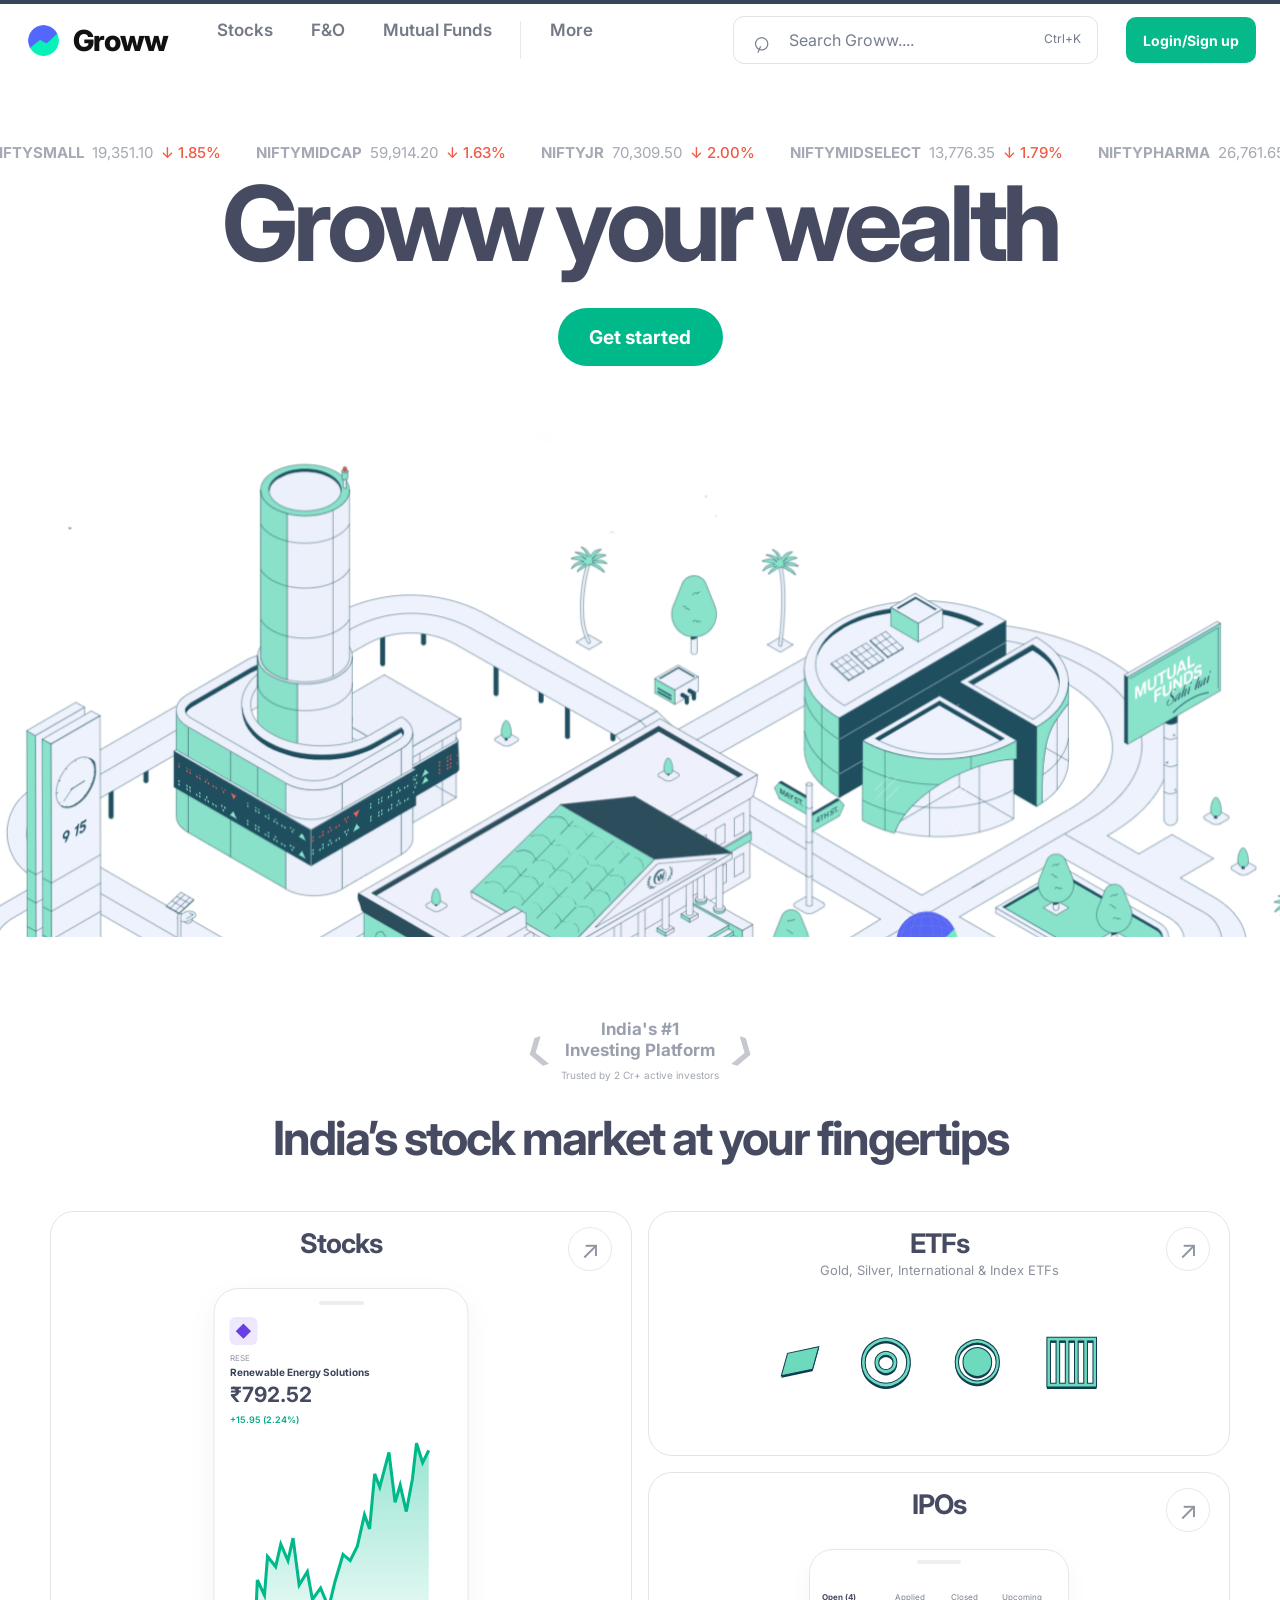
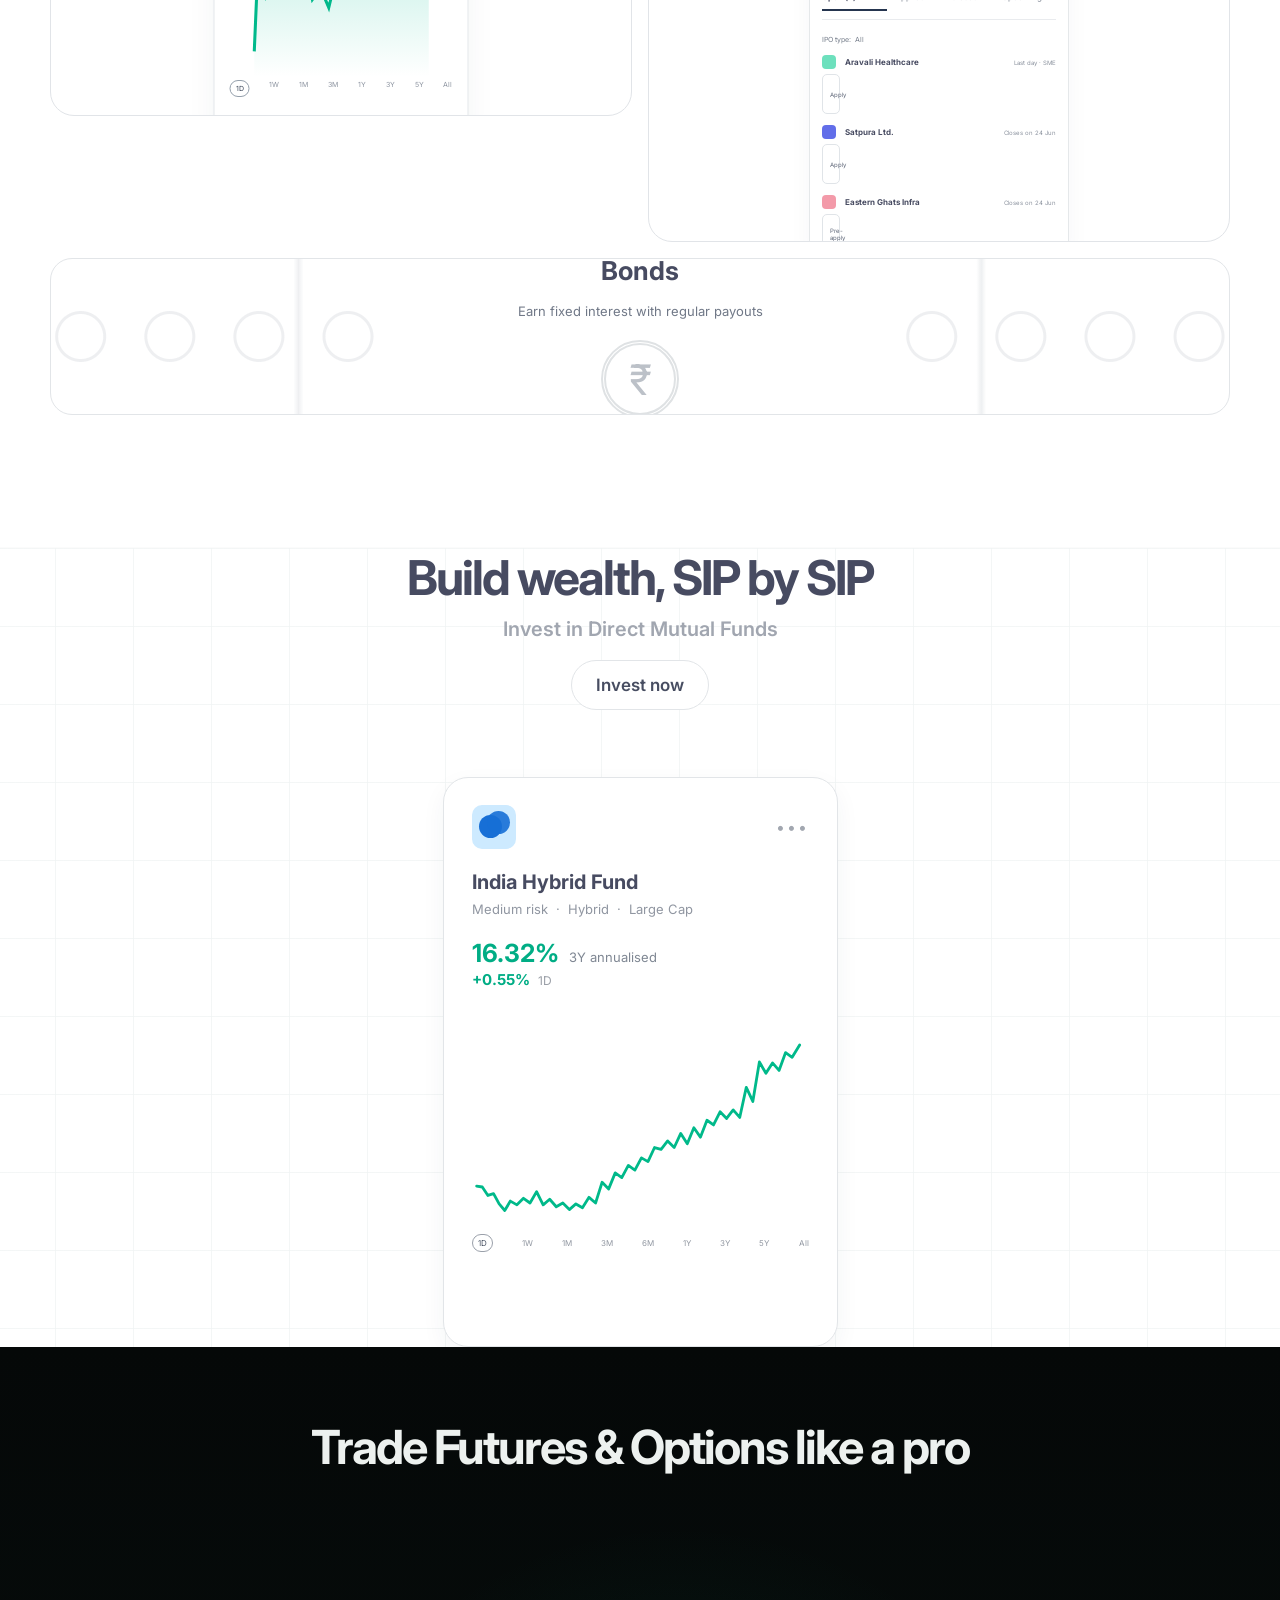
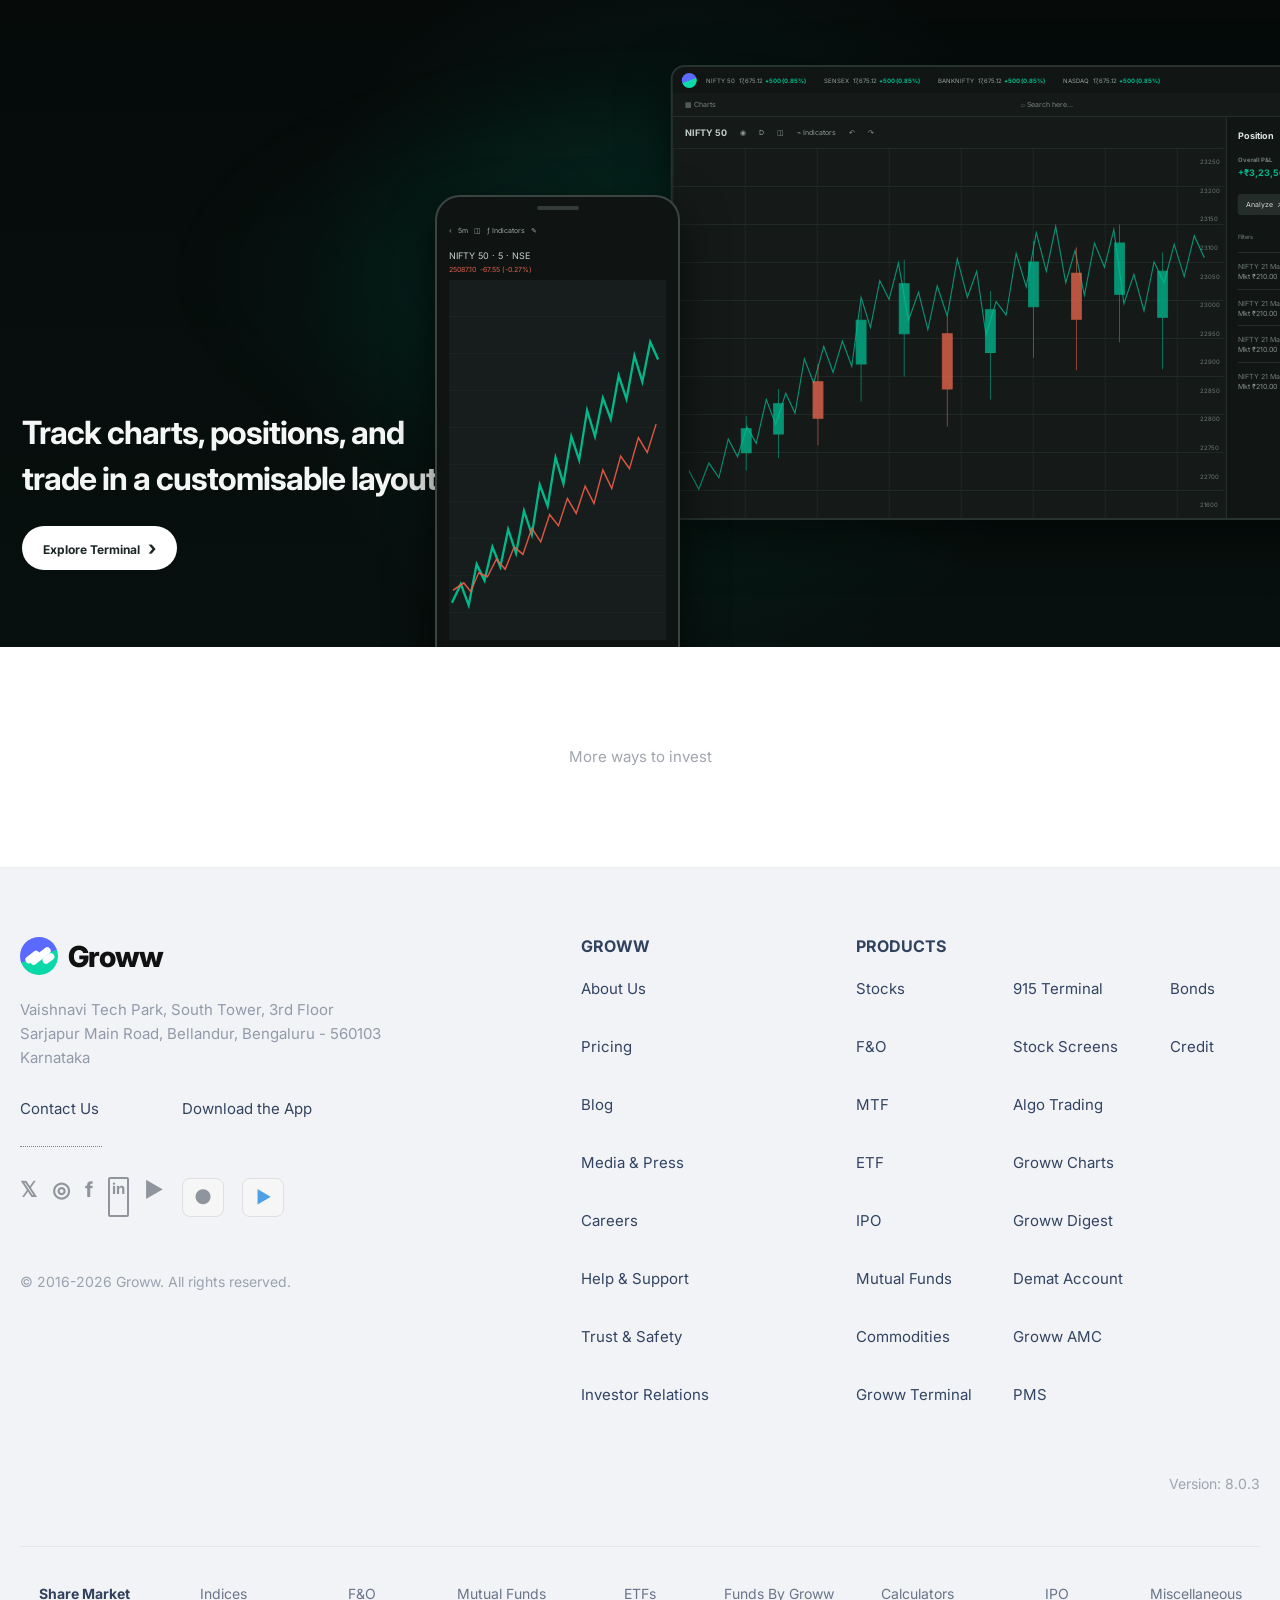
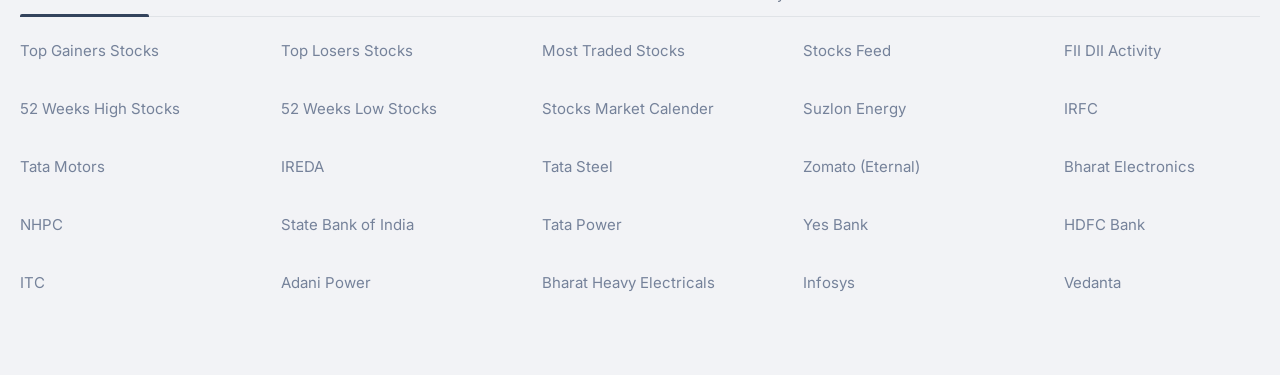
<file: bank-details.html>
<!doctype html>
<html lang="en">
<head>
<meta charset="UTF-8"><meta name="viewport" content="width=device-width,initial-scale=1.0">
<title>Bank &amp; AutoPay · Groww Replica</title>
<link rel="preconnect" href="https://fonts.googleapis.com"><link rel="preconnect" href="https://fonts.gstatic.com" crossorigin>
<link href="https://fonts.googleapis.com/css2?family=Inter:wght@400;500;600;700&display=swap" rel="stylesheet">
<link rel="stylesheet" href="./bank-details.css">
<link rel="stylesheet" href="/responsive.css">

<link rel="manifest" href="/manifest.webmanifest">
</head>
<body>
<script>if(localStorage.getItem("groww_demo_logged_in")!=="1"){location.replace("./index.html")}</script>

<header class="bank-header">
  <div class="bank-header-inner">
    <a href="./dashboard.html" class="bank-brand">
      <img class="bank-main-logo" src="/favicon.png" alt="Groww">
    </a>
    <nav class="bank-nav">
      <a class="active" href="./dashboard.html">Stocks</a>
      <a href="#">F&amp;O</a>
      <a href="#">Mutual Funds</a>
    </nav>
    <div class="bank-spacer"></div>
    <div class="bank-search">
      <span>⌕</span><input id="bankSearch" placeholder="Search Groww...."><small>Ctrl+K</small>
    </div>
    <button class="bank-bell">♧</button>
    <button class="bank-avatar" id="profileBtn">MS</button>
  </div>
</header>

<main class="bank-page">
  <h1>Bank Account Details</h1>

  <div class="bank-layout">
    <section class="bank-left">
      <div class="bank-list-card">
        <div class="bank-list-row">
          <div class="sbi-logo"><img src="/Sbi.png" alt="State Bank of India"></div>
          <strong>STATE BANK OF INDIA</strong>
          <span class="masked-short">XXXX4181</span>
          <button class="more-btn" aria-label="More options">⋮</button>
        </div>
        <button class="add-bank"><span>+</span> Add another bank</button>
      </div>
    </section>

    <section class="bank-details-card">
      <div class="bank-details-head">
        <div class="sbi-logo large"><img src="/Sbi.png" alt="State Bank of India"></div>
        <div>
          <h2>STATE BANK OF INDIA</h2>
          <p>Primary bank <span class="help-circle">?</span></p>
        </div>
      </div>

      <div class="details-grid">
        <span>Status</span><strong>Verified</strong>
        <span>Account</span><strong>XXXXXXXXXXXX4181</strong>
        <span>IFSC Code</span><strong>SBIIN0017739 <span class="edit-mark">◆</span></strong>
        <span>Branch Name</span><strong>PRATAP VIHAR GHAZIABAD</strong>
      </div>

      <div class="autopay-row">
        <button id="autopayBtn">Setup autopay</button>
      </div>

      <div class="help-card">
        <span>Have questions about Bank &amp; Autopay?</span>
        <button id="helpBtn"><span class="help-icon">?</span> Get help</button>
      </div>
    </section>
  </div>
</main>

<div class="toast" id="toast"></div>
<script>
const toast=(m)=>{const t=document.getElementById("toast");t.textContent=m;t.classList.add("show");clearTimeout(window.__t);window.__t=setTimeout(()=>t.classList.remove("show"),1800)};
document.getElementById("autopayBtn").addEventListener("click",()=>toast("Autopay setup started"));
document.getElementById("helpBtn").addEventListener("click",()=>toast("Customer support opened"));
document.getElementById("profileBtn").addEventListener("click",()=>location.href="./dashboard.html");
document.addEventListener("keydown",e=>{if((e.ctrlKey||e.metaKey)&&e.key.toLowerCase()==="k"){e.preventDefault();document.getElementById("bankSearch").focus()}});
</script>

<script>
if ("serviceWorker" in navigator) {
  window.addEventListener("load", () => navigator.serviceWorker.register("/sw.js").catch(() => {}));
}
</script>
</body>
</html>
</file>
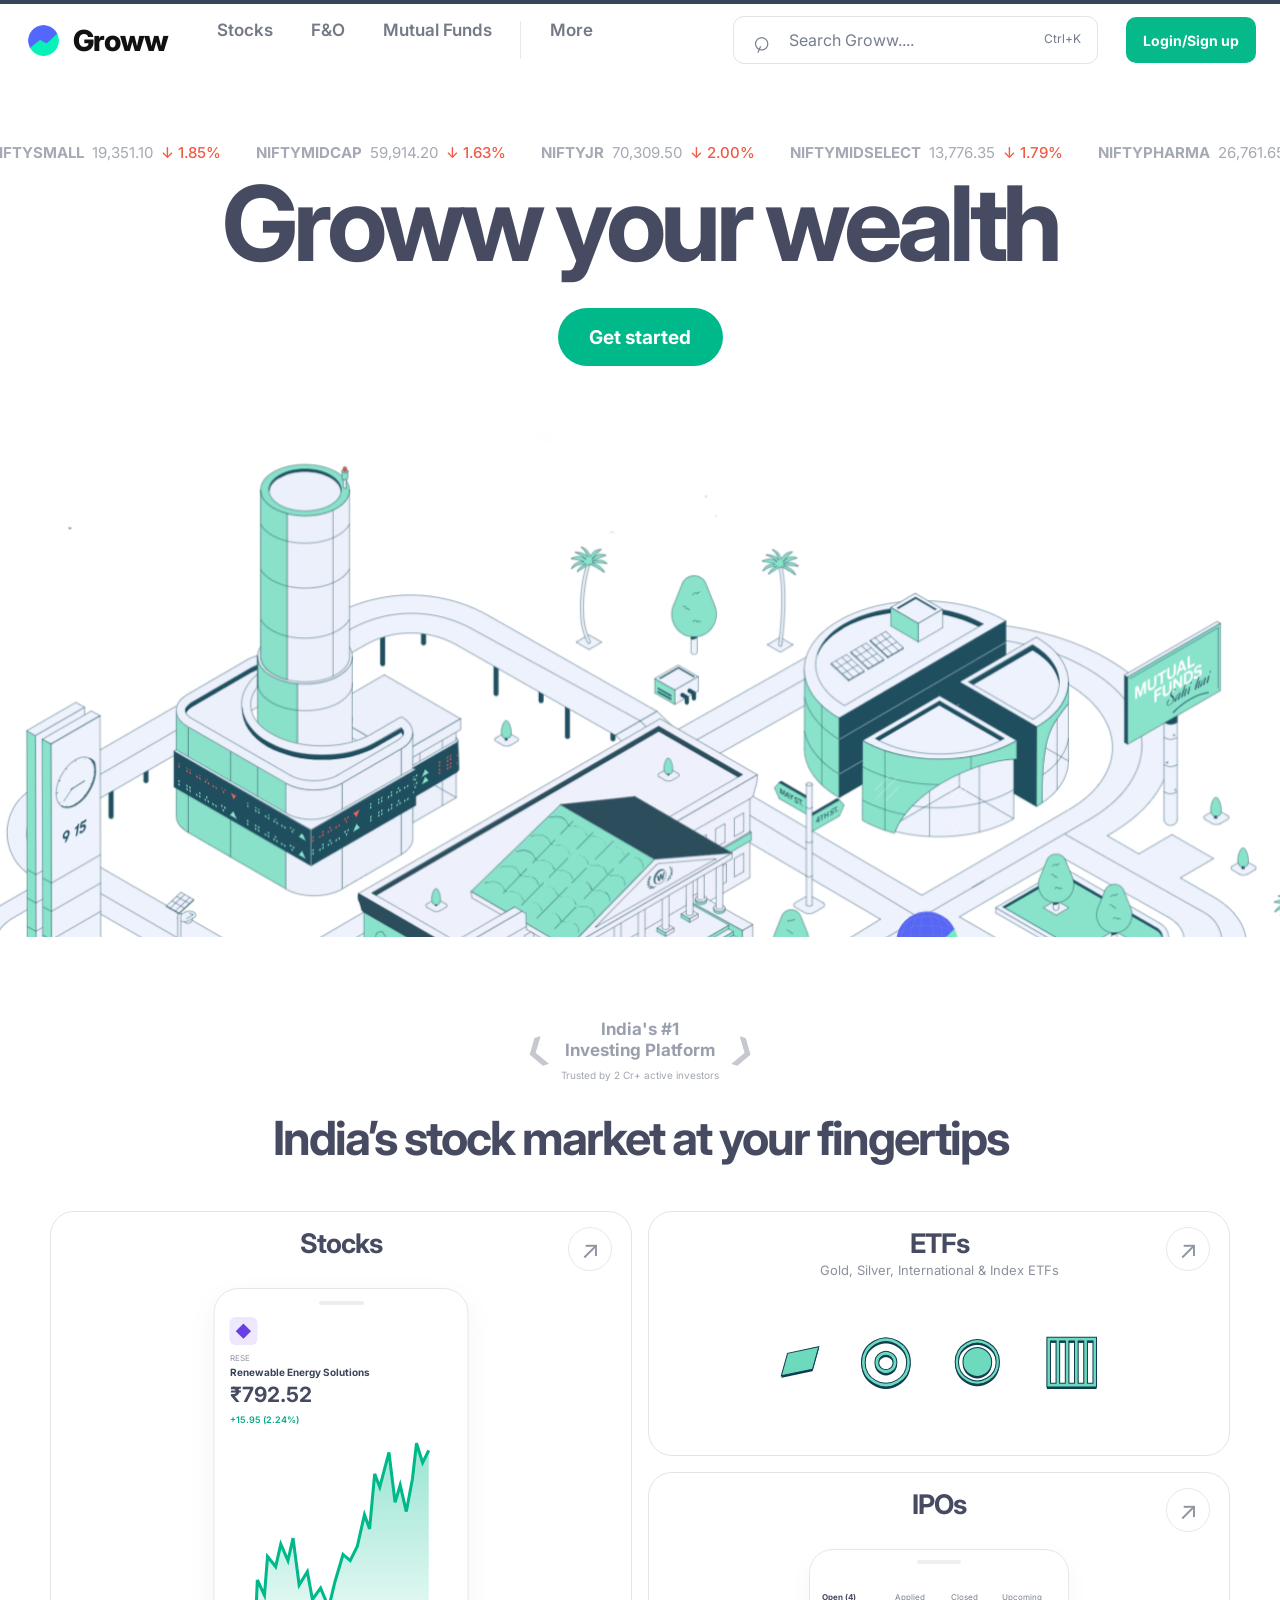
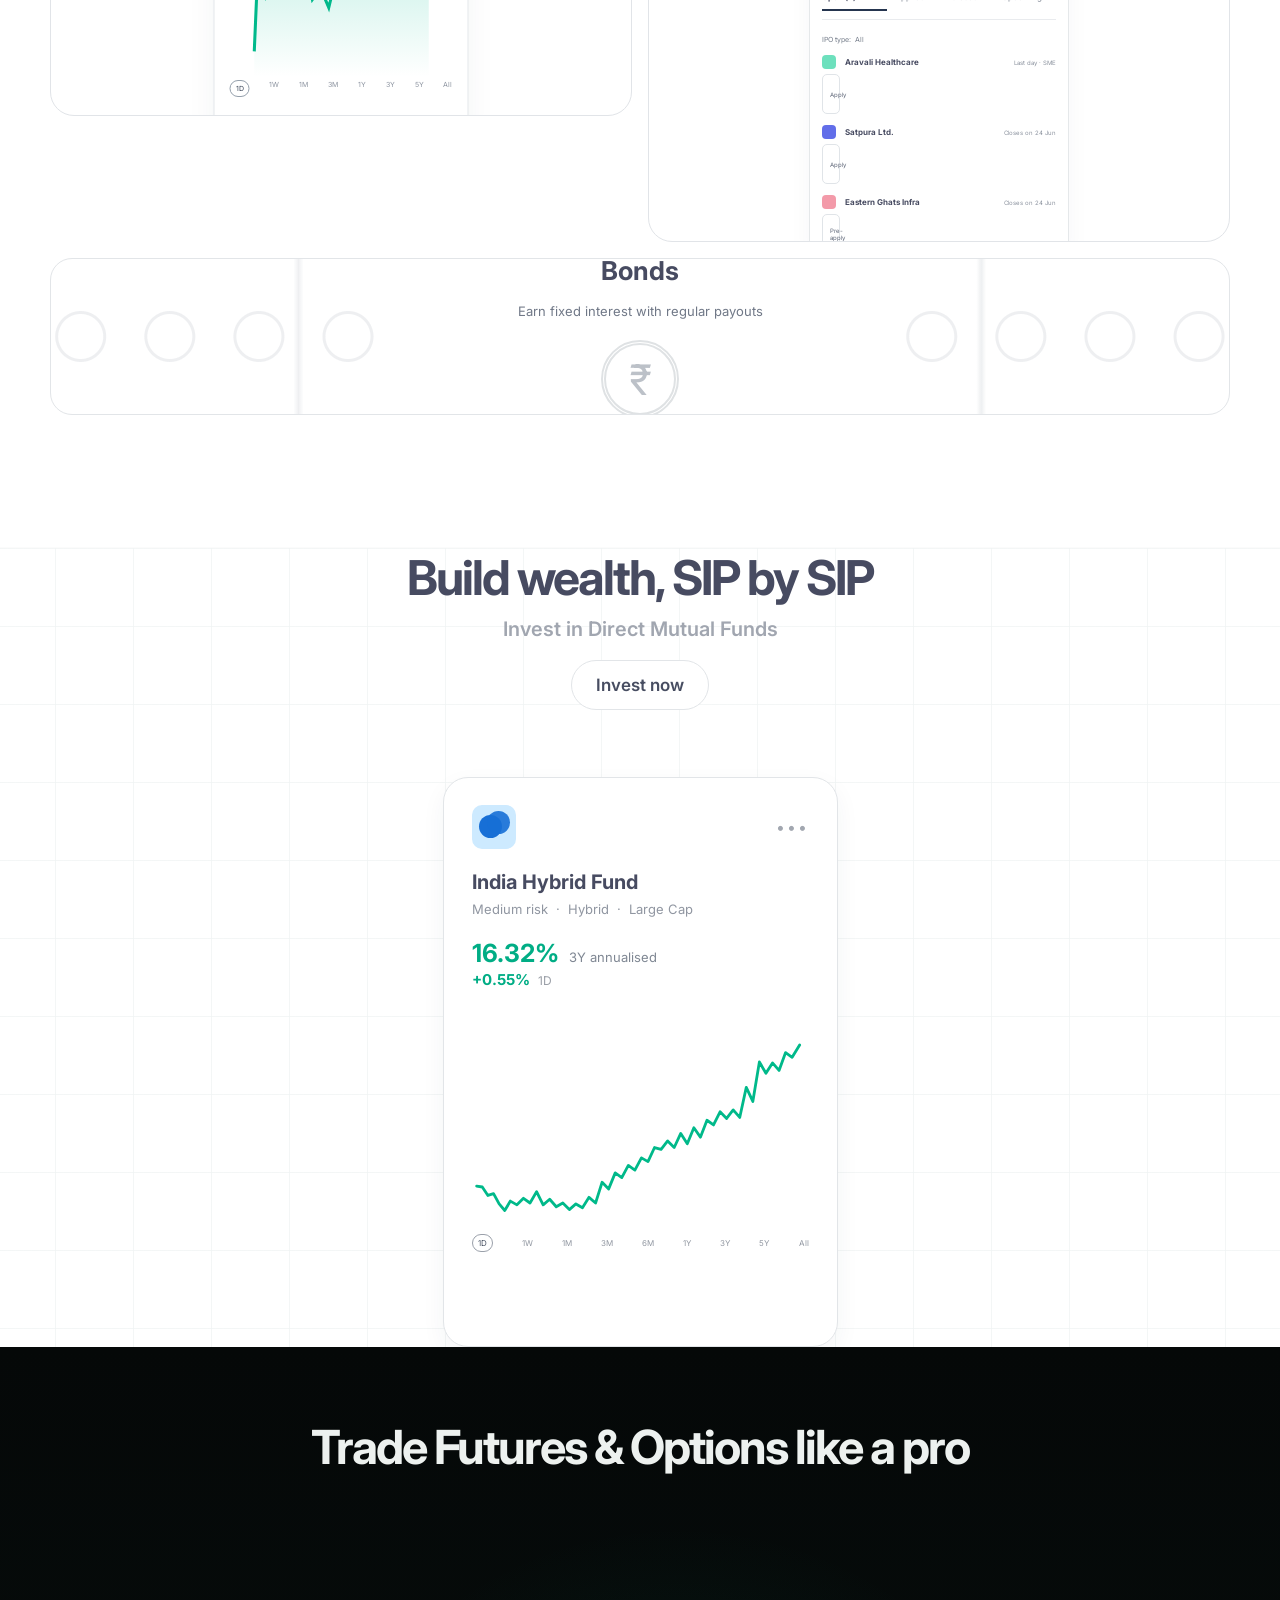
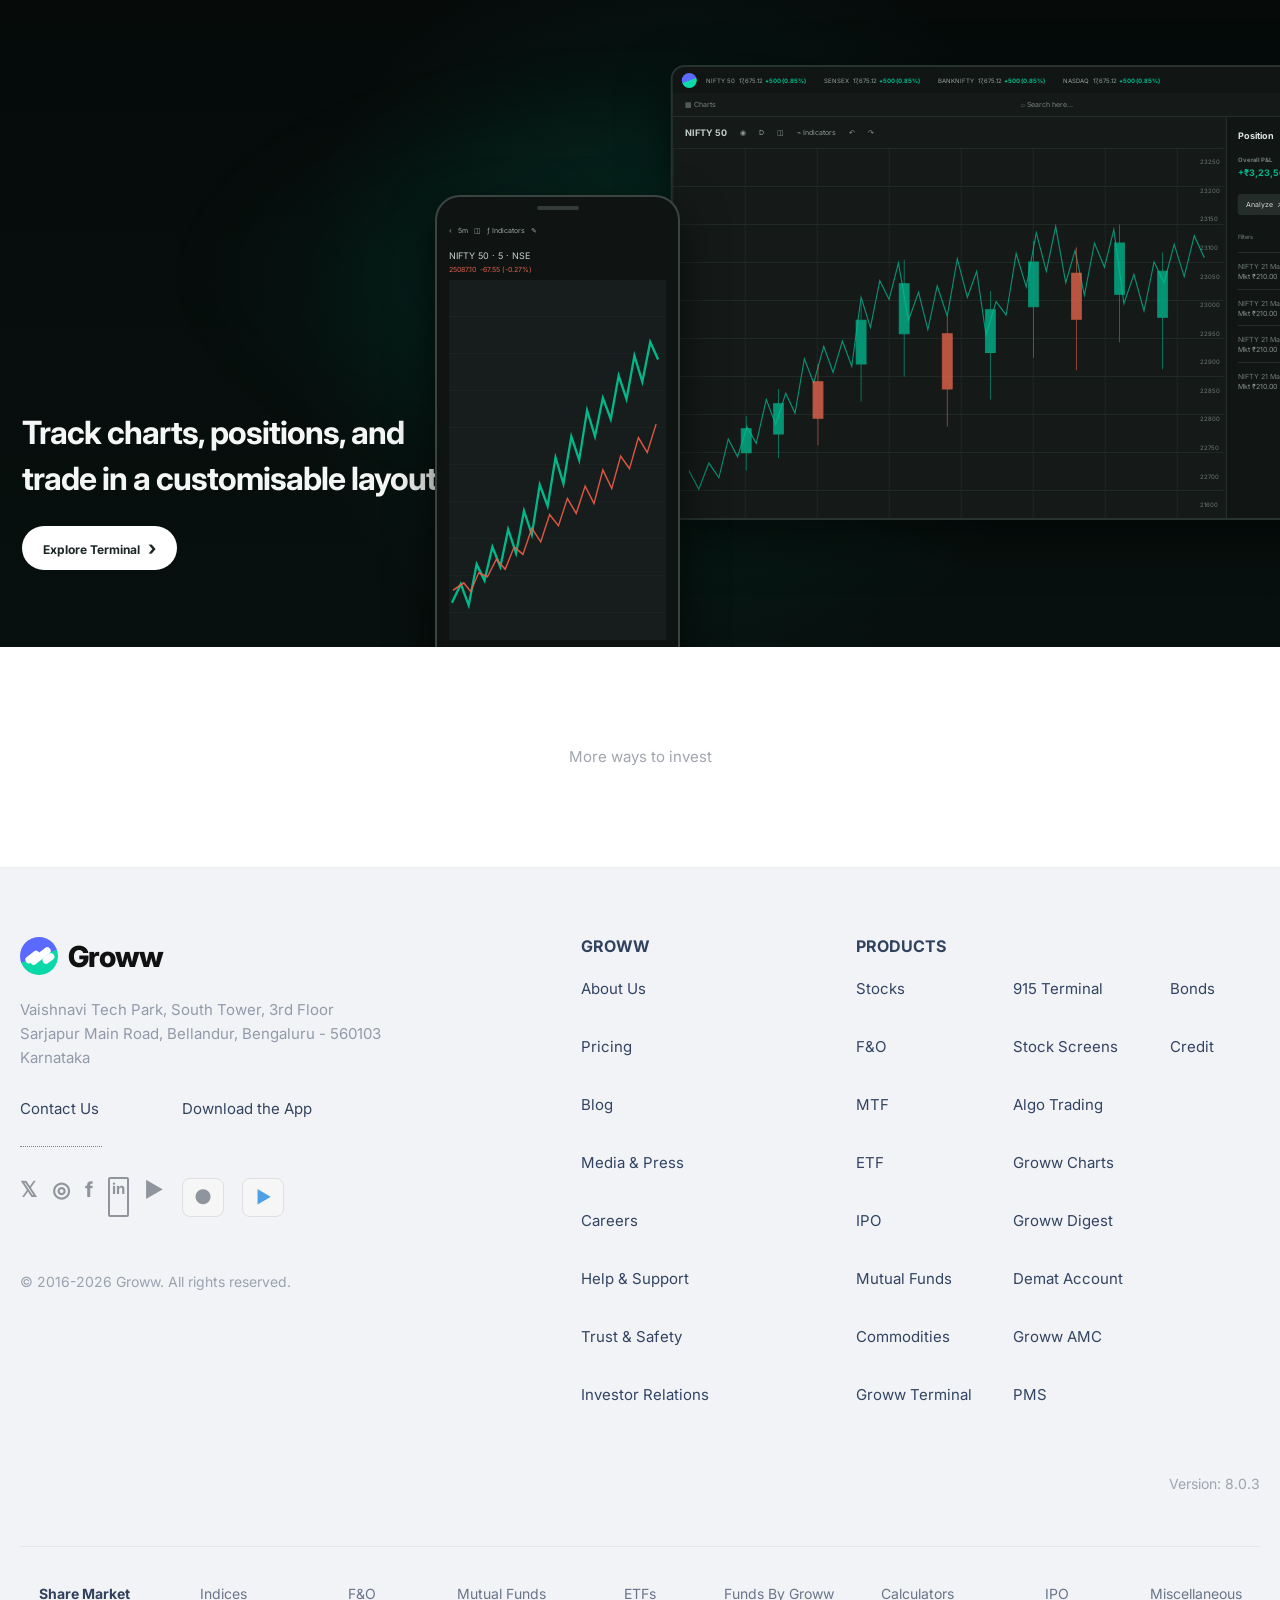
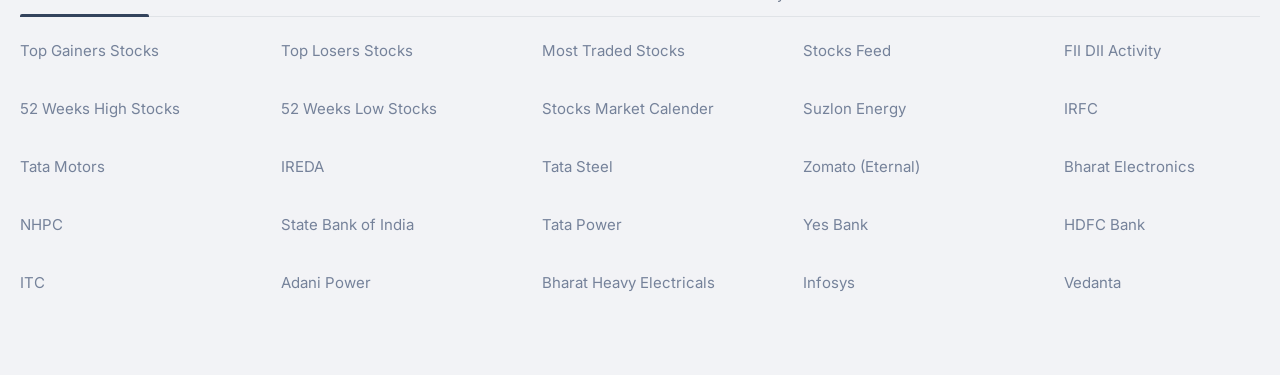
<file: dashboard.html>
<!doctype html>
<html lang="en">
<head>
<meta charset="UTF-8"><meta name="viewport" content="width=device-width,initial-scale=1.0"><meta name="theme-color" content="#ffffff"><meta name="color-scheme" content="light">
<title>Stocks · Explore · Groww Replica</title>
<link rel="preconnect" href="https://fonts.googleapis.com"><link rel="preconnect" href="https://fonts.gstatic.com" crossorigin>
<link href="https://fonts.googleapis.com/css2?family=Inter:wght@400;500;600;700&display=swap" rel="stylesheet">
<link rel="stylesheet" href="./dashboard.css">
<link rel="icon" href="/favicon.png" type="image/png"><link rel="apple-touch-icon" href="/favicon.png"><link rel="stylesheet" href="/responsive.css">

<link rel="manifest" href="/manifest.webmanifest">
<script src="/portfolio-demo.js"></script>
</head>
<body>
<script>if(localStorage.getItem("groww_demo_logged_in")!=="1"){location.replace("./index.html")}</script>

<header class="app-header">
  <div class="header-inner">
    <a href="./dashboard.html" class="brand-mark-only"><img class="site-logo site-logo-dashboard" src="/favicon.png" alt="Groww"></a>
    <nav class="primary-nav">
      <a class="active" href="./dashboard.html">Stocks</a>
      <a href="#">F&amp;O</a>
      <a href="#">Mutual Funds</a>
    </nav>
    <div class="header-grow"></div>
    <div class="search-box"><span class="search-icon">⌕</span><input id="searchInput" placeholder="Search Groww...."><span>Ctrl+K</span><div class="search-results" id="searchResults"></div></div>
    <button class="header-bell" id="bell" aria-label="Notifications">♧</button>
    <div class="profile-wrap">
  <button class="profile-avatar" id="accountBtn" aria-label="Account menu">MS</button>
  <div class="account-menu" id="accountMenu">
    <div class="account-head">
      <div>
        <strong>Manav Singh</strong>
        <small>manav991077@gmail.com</small>
      </div>
      <button class="settings-btn" id="settingsBtn" aria-label="Settings">⚙</button>
    </div>

    <div class="account-items">
      <button class="account-item" id="balanceBtn">
        <span class="account-icon">▣</span>
        <span class="account-item-copy"><b id="profileCashBalance">₹10,744.58</b><small>Stocks, F&amp;O balance</small></span>
        <span class="chevron">›</span>
      </button>
      <button class="account-item" id="allOrdersBtn">
        <span class="account-icon">▤</span>
        <span class="account-item-copy"><b>All Orders</b></span>
        <span class="chevron">›</span>
      </button>
      <button class="account-item" id="bankDetailsBtn">
        <span class="account-icon">♜</span>
        <span class="account-item-copy"><b>Bank Details</b></span>
        <span class="chevron">›</span>
      </button>
      <button class="account-item" id="supportBtn">
        <span class="account-icon">◉</span>
        <span class="account-item-copy"><b>24 × 7 Customer Support</b></span>
        <span class="chevron">›</span>
      </button>
      <button class="account-item" id="reportsBtn">
        <span class="account-icon">▤</span>
        <span class="account-item-copy"><b>Reports</b></span>
        <span class="chevron">›</span>
      </button>
    </div>

    <div class="account-foot">
      <button class="theme-btn" id="themeBtn" aria-label="Theme">☼</button>
      <button class="logout-btn" id="logoutBtn">Log out</button>
    </div>
  </div>
</div>
  </div>

  <div class="subnav-row">
    <nav class="subnav">
      <a class="active" href="#explore">Explore</a><a href="/holdings">Holdings</a><a href="/positions">Positions</a><a href="/orders">Orders</a><a href="/watchlist">Watchlist</a>
    </nav>
    <div class="terminal-wrap">
      <button id="terminalBtn" class="terminal-btn">◫ <span>Terminal</span></button>
      <div id="terminalMenu" class="terminal-menu">
        <button>◌ <span>Option chain</span></button>
        <button>◫ <span>Terminal</span></button>
      </div>
    </div>
  </div>

  <div class="ticker-row">
    <div class="ticker-inner">
      <div><b>NIFTY</b><span>22,780.25</span><em>-360.25 (1.56%)</em></div>
      <div><b>SENSEX</b><span>72,771.72</span><em>-1,124.02 (1.52%)</em></div>
      <div><b>BANKNIFTY</b><span>54,471.65</span><em>-1,108.75 (1.99%)</em></div>
      <div class="ticker-focus"><b>MIDCPNIFTY</b><span>13,776.35</span><em>-251.35 (1.79%)</em></div>
      <div><b>FINNIFTY</b><span>24,038.05</span><em>-441.15 (1.80%)</em></div>
      <div aria-hidden="true"><b>NIFTY</b><span>22,780.25</span><em>-360.25 (1.56%)</em></div>
      <div aria-hidden="true"><b>SENSEX</b><span>72,771.72</span><em>-1,124.02 (1.52%)</em></div>
      <div aria-hidden="true"><b>BANKNIFTY</b><span>54,471.65</span><em>-1,108.75 (1.99%)</em></div>
      <div aria-hidden="true" class="ticker-focus"><b>MIDCPNIFTY</b><span>13,776.35</span><em>-251.35 (1.79%)</em></div>
      <div aria-hidden="true"><b>FINNIFTY</b><span>24,038.05</span><em>-441.15 (1.80%)</em></div>
    </div>
    <button class="language-btn">◎</button>
  </div>
</header>

<main class="page-wrap" id="explore">
  <div class="dashboard-layout">
    <section class="content-col">

      <section class="content-section top-bought">
        <h1>Most bought stocks on Groww</h1>
        <div class="four-cards">
          <button class="quote-card" data-label="TATAGOLD"><span class="company-logo tata"><b>TATA</b><small>mutual fund</small></span><strong>TATAGOLD</strong><span class="quote-price">₹14.26</span><em>-0.36 (2.46%)</em></button>
          <button class="quote-card" data-label="SS Retail"><span class="company-logo ss">SS</span><strong>SS Retail</strong><span class="quote-price">₹716.95</span><em>-11.25 (1.54%)</em></button>
          <button class="quote-card" data-label="NSE"><span class="company-logo nse">✦</span><strong>NSE</strong><span class="quote-price">₹1,762.70</span><em>-29.95 (1.67%)</em></button>
          <button class="quote-card" data-label="Hero Motors"><span class="company-logo hero"><b>HERO</b><small>MOTORS</small></span><strong>Hero Motors</strong><span class="quote-price">₹135.06</span><em>-6.63 (4.68%)</em></button>
        </div>
        <button class="see-link">See more ›</button>
      </section>

      <section class="content-section movers">
        <h2>Top movers today</h2>
        <div class="filter-bar"><button class="filter active">Gainers</button><button class="filter">Losers</button><button class="filter">Volume shockers</button><span></span><button class="filter">NIFTY 100⌄</button></div>
        <div class="movers-card">
          <div class="movers-header"><span>Company</span><span>Market price (1D)</span><span>Volume</span></div>
          <button class="mover-row" data-label="Dr. Reddy's Labs."><span class="company-cell"><i class="row-logo reddy">R</i><b>Dr. Reddy's Labs.</b></span><span class="market-cell"><svg viewBox="0 0 110 32"><path d="M0 22 L8 18 L14 21 L20 17 L28 18 L35 15 L42 18 L49 13 L56 16 L63 10 L70 13 L77 7 L84 10 L91 8 L98 12 L105 7"/></svg><span>₹1,221.00<em>20.00 (1.67%)</em></span></span><span class="volume">34,01,676</span></button><button class="mover-row" data-label="Zydus"><span class="company-cell"><i class="row-logo zydus">Z</i><b>Zydus</b></span><span class="market-cell"><svg viewBox="0 0 110 32"><path d="M0 24 L8 14 L15 12 L21 17 L29 8 L38 11 L45 9 L54 13 L62 10 L70 14 L78 12 L86 16 L94 20 L101 15 L109 17"/></svg><span>₹1,215.00<em>11.10 (0.92%)</em></span></span><span class="volume">39,86,338</span></button><button class="mover-row" data-label="Infosys"><span class="company-cell"><i class="row-logo infosys">Infosys</i><b>Infosys</b></span><span class="market-cell"><svg viewBox="0 0 110 32"><path d="M0 16 L8 21 L15 18 L23 22 L30 19 L37 20 L44 16 L51 14 L58 11 L66 13 L73 9 L81 6 L88 10 L97 7 L104 9 L109 5"/></svg><span>₹1,003.20<em>3.00 (0.30%)</em></span></span><span class="volume">85,67,672</span></button><button class="mover-row" data-label="LTM"><span class="company-cell"><i class="row-logo ltm">LT</i><b>LTM</b></span><span class="market-cell"><svg viewBox="0 0 110 32"><path d="M0 20 L8 25 L15 21 L22 23 L30 16 L38 13 L45 17 L52 11 L60 9 L67 14 L75 11 L82 15 L90 12 L98 14 L109 11"/></svg><span>₹4,091.40<em>8.40 (0.21%)</em></span></span><span class="volume">4,08,185</span></button><button class="mover-row" data-label="HDFC Life Insurance"><span class="company-cell"><i class="row-logo hdfc">H</i><b>HDFC Life Insurance</b></span><span class="market-cell"><svg viewBox="0 0 110 32"><path d="M0 14 L8 20 L15 17 L22 23 L30 16 L37 18 L45 12 L52 16 L60 10 L67 13 L75 6 L82 12 L91 10 L99 15 L109 8"/></svg><span>₹531.60<em>0.60 (0.11%)</em></span></span><span class="volume">23,07,139</span></button>
        </div>
        <button class="see-link">See more ›</button>
      </section>

      <section class="content-section">
        <h2>Most traded stocks in MTF</h2>
        <div class="four-cards">
          <button class="quote-card small" data-label="DAM Capital Advisors"><span class="company-logo dam">DAM</span><strong>DAM Capital Advisors</strong><span class="quote-price">₹158.66</span><em class="gain">20.48 (14.82%)</em></button>
          <button class="quote-card small" data-label="Optiemus infracom"><span class="company-logo optiemus">optiemus</span><strong>Optiemus infracom</strong><span class="quote-price">₹809.95</span><em class="gain">51.40 (6.78%)</em></button>
          <button class="quote-card small" data-label="Apollo Micro Systems"><span class="company-logo apollo">AMS</span><strong>Apollo Micro Systems</strong><span class="quote-price">₹408.30</span><em class="gain">12.70 (3.21%)</em></button>
          <button class="quote-card small" data-label="Clean Max Env. Energ"><span class="company-logo clean">CleanMax</span><strong>Clean Max Env. Energ</strong><span class="quote-price">₹1,373.10</span><em>-20.30 (1.46%)</em></button>
        </div>
        <button class="see-link">See more ›</button>
      </section>

      <section class="content-section">
        <h2>Top intraday stocks</h2>
        <div class="four-cards">
          <button class="quote-card small" data-label="SS Retail"><span class="company-logo ss">SS</span><strong>SS Retail</strong><span class="quote-price">₹716.95</span><em>-11.25 (1.54%)</em></button>
          <button class="quote-card small" data-label="R Systems Internatl."><span class="company-logo rsy">R</span><strong>R Systems Internatl.</strong><span class="quote-price">₹275.21</span><em class="gain">39.59 (16.80%)</em></button>
          <button class="quote-card small featured" data-label="Clean Max Env. Energ"><span class="bookmark">♡</span><span class="company-logo clean">CleanMax</span><strong>Clean Max Env. Energ</strong><span class="quote-price">₹1,373.10</span><em>-20.30 (1.46%)</em></button>
          <button class="quote-card small" data-label="Raymond"><span class="company-logo raymond">raymond</span><strong>Raymond</strong><span class="quote-price">₹1,179.95</span><em>-16.70 (1.40%)</em></button>
        </div>
        <button class="see-link">Intraday screener ›</button>
      </section>

      <section class="content-section">
        <h2>Sectors trending today</h2>
        <div class="sector-card">
          <div class="sector-head"><span>Sector</span><span>Gainers/Losers</span><span>1D price change</span></div>
          <div class="sector-row"><span>✦ <b>Rating Agencies</b></span><span class="bars"><small>2</small><i class="greenbar" style="width:100%"></i><small>0</small></span><strong class="gain">+2.52%</strong></div>
          <div class="sector-row"><span>◉ <b>Electronic Manufacturers</b></span><span class="bars"><small>15</small><i class="greenbar" style="width:42%"></i><i class="redbar" style="width:58%"></i><small>24</small></span><strong class="gain">+0.53%</strong></div>
          <div class="sector-row"><span>▣ <b>Electrical Appliances</b></span><span class="bars"><small>13</small><i class="greenbar" style="width:35%"></i><i class="redbar" style="width:65%"></i><small>25</small></span><strong>-0.30%</strong></div>
          <div class="sector-row"><span>♜ <b>Power</b></span><span class="bars"><small>17</small><i class="greenbar" style="width:25%"></i><i class="redbar" style="width:75%"></i><small>51</small></span><strong>-2.62%</strong></div>
          <div class="sector-row"><span>◩ <b>Education</b></span><span class="bars"><small>9</small><i class="greenbar" style="width:27%"></i><i class="redbar" style="width:73%"></i><small>24</small></span><strong>-3.67%</strong></div>
          <div class="sector-row"><span>◈ <b>Leather</b></span><span class="bars"><small>1</small><i class="greenbar" style="width:20%"></i><i class="redbar" style="width:80%"></i><small>4</small></span><strong>-4.50%</strong></div>
        </div>
        <button class="see-link">See all sectors ›</button>
      </section>

      <section class="content-section">
        <h2>Most bought ETFs</h2>
        <div class="four-cards">
          <button class="etf-card"><small>GOLD</small><div><h3>Tata Gold<br>Exchange Trade...</h3><span class="company-logo tata mini">TATA</span></div><strong>₹14.26</strong><em>-0.36 (2.46%)</em></button>
          <button class="etf-card"><small>SILVER</small><div><h3>Nippon India<br>Silver ETF</h3><span class="company-logo nippon mini">◆</span></div><strong>₹210.65</strong><em>-8.15 (3.72%)</em></button>
          <button class="etf-card"><small>INTERNATIONAL</small><div><h3>Motilal Oswal<br>MOST Shares...</h3><span class="company-logo motilal mini">MO</span></div><strong>₹323.86</strong><em>-0.25 (0.08%)</em></button>
          <button class="etf-card"><small>NIFTY 50</small><div><h3>Groww Nifty 50<br>ETF</h3><span class="company-logo groww-mini mini">↗</span></div><strong>₹9.24</strong><em>-0.12 (1.28%)</em></button>
        </div>
        <button class="see-link">See all ETFs ›</button>
      </section>

      <section class="content-section">
        <h2>ETFs by Groww</h2>
        <div class="four-cards">
          <button class="quote-card small"><span class="company-logo groww-logo">↗</span><strong>Groww Nifty PSE ETF</strong><span class="quote-price">₹95.15</span><em>-1.47 (1.52%)</em></button>
          <button class="quote-card small"><span class="company-logo groww-logo">↗</span><strong>Groww Nifty PSU Bank ...</strong><span class="quote-price">₹81.40</span><em>-2.35 (2.81%)</em></button>
          <button class="quote-card small"><span class="company-logo groww-logo">↗</span><strong>Groww Nifty Private Ba...</strong><span class="quote-price">₹26.60</span><em>-0.46 (1.70%)</em></button>
          <button class="quote-card small"><span class="company-logo groww-logo">↗</span><strong>Groww Nifty India Defe...</strong><span class="quote-price">₹92.40</span><em>-1.47 (1.57%)</em></button>
        </div>
        <button class="see-link">See all ETFs ›</button>
      </section>

      <section class="content-section">
        <h2>Popular Bonds</h2>
        <div class="four-cards">
          <button class="bond-card"><span class="company-logo keen">✹</span><strong>Keertana Finserv Ltd.<br>Dec '28</strong><b>12.25%</b><small>26 months</small><i>A- ●</i></button>
          <button class="bond-card"><span class="company-logo adani">adani</span><strong>Adani Enterprises<br>Limited Sep '27</strong><b>8.60%</b><small>11 months</small><i>AA- ●</i></button>
          <button class="bond-card"><span class="company-logo indel">INDEL<br>MONEY</span><strong>Indel Money Ltd. Aug '29</strong><b>11.05%</b><small>34 months</small><i>A- ●</i></button>
          <button class="bond-card"><span class="company-logo samasta">✺</span><strong>IIFL Samasta Finance<br>Dec '28</strong><b>10.25%</b><small>27 months</small><i>AA- ●</i></button>
        </div>
        <button class="see-link">See more ›</button>
      </section>

      <section class="content-section">
        <h2>Stocks in news today</h2>
        <div class="news-grid">
          <button class="news-card"><span class="news-logo sonalis">◌</span><div class="news-title"><b>Sonalis Cons Product</b><em>-4.17%</em></div><p>Sonalis Consumer Products Limited submitted the voting results and Scrutinizer's Report for its 04th Annual...</p><small>5 minutes ago</small></button>
          <button class="news-card"><span class="news-logo dirl">DIRL</span><div class="news-title"><b>Delta Industrial</b><em>-5.00%</em></div><p>Delta Industrial Resources Limited concluded its 41st AGM, transacting businesses including the adoption of...</p><small>7 minutes ago</small></button>
          <button class="news-card"><span class="news-logo bn">bn</span><div class="news-title"><b>BN Agrochem</b><em>-0.19%</em></div><p>BN Agrochem Ltd has submitted a company update pursuant to Regulation 30 of SEBI (Listing Obligations a...</p><small>8 minutes ago</small></button>
          <button class="news-card"><span class="news-logo inox">INOX<span>Green</span></span><div class="news-title"><b>Inox Green Energy Se</b><em>-1.35%</em></div><p>Inox Green Energy Services Limited submitted its Scrutinizer's Report, confirming that shareholders...</p><small>8 minutes ago</small></button>
        </div>
        <button class="see-link">See more news ›</button>
      </section>

    </section>

    <aside class="side-col">
      <section class="side-section investments">
        <div class="investment-title-row">
          <h2>Your investments</h2>
          <a href="/holdings">View all</a>
        </div>
        <div class="investment-card">
          <div class="investment-card-top">
            <div>
              <span class="investment-label">Current value</span>
              <strong>₹63,505.42</strong>
            </div>
            <div class="investment-icon">↗</div>
          </div>
          <div class="investment-divider"></div>
          <div class="investment-card-bottom">
            <div><span>Invested</span><b>₹51,310.98</b></div>
            <div><span>Total P&amp;L</span><b class="positive">+₹12,194.44</b></div>
            <div><span>Returns</span><b class="positive">+23.77%</b></div>
          </div>
        </div>
      </section>

      <section class="side-section tools">
        <h2>Products &amp; Tools</h2>
        <div class="tools-card">
          <button><span>📣</span><b>IPO</b><em>18 open</em></button>
          <button><span>📜</span><b>Bonds</b><em>1 open</em></button>
          <button><span>▱</span><b>ETFs</b></button>
          <button><span>⌛</span><b>Intraday Screener</b></button>
          <button><span>▣</span><b>Stocks SIP</b></button>
          <button><span>□</span><b>MTF stocks</b></button>
          <button><span>▣</span><b>Events calendar</b></button>
          <button><span>⚑</span><b>All Stocks screener</b></button>
        </div>
      </section>

      <section class="side-section trading">
        <h2>Trading screens</h2>
        <div class="trading-card">
          <button><div><small class="bull">Bullish</small><b>Resistance breakouts</b></div><span class="mini-chart c1"></span></button>
          <button><div><small class="bull">Bullish</small><b>MACD above signal line</b></div><span class="mini-chart c2"></span></button>
          <button><div><small class="bear">Bearish</small><b>RSI overbought</b></div><span class="mini-chart c3"></span></button>
          <button><div><small class="bull">Bullish</small><b>RSI oversold</b></div><span class="mini-chart c4"></span></button>
          <button class="screen-link">Intraday screener ›</button>
        </div>
      </section>
    </aside>
  </div>
</main>

<footer class="dashboard-footer">
  <div class="footer-main">
    <div class="footer-brand-area">
      <a class="footer-brand" href="#"><img class="site-logo site-logo-dashboard" src="/favicon.png" alt="Groww"><strong>Groww</strong></a>
      <p>Vaishnavi Tech Park, South Tower, 3rd Floor<br>Sarjapur Main Road, Bellandur, Bengaluru - 560103<br>Karnataka</p>
      <div class="footer-contact"><a href="#">Contact Us</a><b>Download the App</b></div>
      <div class="socials"><span>𝕏</span><span>◎</span><span>f</span><span>in</span><span>▶</span><i>●</i><i>▶</i></div>
      <small>© 2016-2026 Groww. All rights reserved.</small>
    </div>
    <div class="footer-links">
      <div><h4>GROWW</h4><a>About Us</a><a>Pricing</a><a>Blog</a><a>Media &amp; Press</a><a>Careers</a><a>Help &amp; Support</a><a>Trust &amp; Safety</a><a>Investor Relations</a></div>
      <div><h4>PRODUCTS</h4><div class="product-link-cols"><div><a>Stocks</a><a>F&amp;O</a><a>MTF</a><a>ETF</a><a>IPO</a><a>Mutual Funds</a><a>Commodities</a><a>Groww Terminal</a></div><div><a>915 Terminal</a><a>Stock Screens</a><a>Algo Trading</a><a>Groww Charts</a><a>Groww Digest</a><a>Demat Account</a><a>Groww AMC</a><a>PMS</a></div><div><a>Bonds</a><a>Credit</a></div></div></div>
    </div>
  </div>
  <div class="footer-version">Version: 8.0.3</div>
  <div class="footer-seo">
    <div class="seo-tabs"><span class="active">Share Market</span><span>Indices</span><span>F&amp;O</span><span>Mutual Funds</span><span>ETFs</span><span>Funds By Groww</span><span>Calculators</span><span>IPO</span><span>Miscellaneous</span></div>
    <div class="seo-columns">
      <div><a>Top Gainers Stocks</a><a>52 Weeks High Stocks</a><a>Tata Motors</a><a>NHPC</a><a>ITC</a><a>Wipro</a></div>
      <div><a>Top Losers Stocks</a><a>52 Weeks Low Stocks</a><a>IREDA</a><a>State Bank of India</a><a>Adani Power</a><a>CDSL</a></div>
      <div><a>Most Traded Stocks</a><a>Stocks Market Calender</a><a>Tata Steel</a><a>Tata Power</a><a>Bharat Heavy Electricals</a><a>Indian Oil Corporation</a></div>
      <div><a>Stocks Feed</a><a>Suzlon Energy</a><a>Zomato (Eternal)</a><a>Yes Bank</a><a>Infosys</a><a>NBCC</a></div>
      <div><a>FII DII Activity</a><a>IRFC</a><a>Bharat Electronics</a><a>HDFC Bank</a><a>Vedanta</a><a>Reliance Power</a></div>
    </div>
    <div class="show-more-seo">Show More⌄</div>
    <div class="disclosures"><b>Others:</b><span>NSE</span><span>BSE</span><span>MCX</span><span>Terms and Conditions</span><span>Policies and Procedures</span><span>Regulatory &amp; Other Info</span><span>Privacy Policy</span><span>Disclosure</span><span>SMART ODR</span><span>Download Forms</span><span>Information Security Practices</span><span>Investor Charter and Grievance</span><span>Bug Bounty</span><span>Groww Pay - Terms of use</span><span>Groww Pay - Privacy policy</span><span>Groww IFSC</span></div>
    <div class="alphabet"><b>Stocks:</b><span>A</span><span>B</span><span>C</span><span>D</span><span>E</span><span>F</span><span>G</span><span>H</span><span>I</span><span>J</span><span>K</span><span>L</span><span>M</span><span>N</span><span>O</span><span>P</span><span>Q</span><span>R</span><span>S</span><span>T</span><span>U</span><span>V</span><span>W</span><span>X</span><span>Y</span><span>Z</span><span>Others</span></div>
  </div>
</footer>

<div class="toast" id="toast"></div>
<script>
const toast=(m)=>{const t=document.getElementById("toast");t.textContent=m;t.classList.add("show");clearTimeout(window.__toast);window.__toast=setTimeout(()=>t.classList.remove("show"),1800)};
document.querySelectorAll(".quote-card,.mover-row").forEach(el=>el.addEventListener("click",()=>toast((el.dataset.label||"Stock")+" selected")));
document.querySelectorAll(".filter").forEach(x=>x.addEventListener("click",()=>{document.querySelectorAll(".filter").forEach(y=>y.classList.remove("active"));x.classList.add("active");toast(x.textContent.trim()+" selected")}));
document.getElementById("bell").addEventListener("click",()=>toast("No new notifications"));
document.getElementById("terminalBtn").addEventListener("click",e=>{e.stopPropagation();document.getElementById("terminalMenu").classList.toggle("show")});
document.addEventListener("click",e=>{if(!e.target.closest(".terminal-wrap"))document.getElementById("terminalMenu").classList.remove("show")});
document.addEventListener("keydown",e=>{if((e.ctrlKey||e.metaKey)&&e.key.toLowerCase()==="k"){e.preventDefault();document.getElementById("searchInput").focus()}});
const searchBox=document.querySelector(".search-box");
const search=document.getElementById("searchInput"),results=document.getElementById("searchResults");
const names=["TATAGOLD","SS Retail","NSE","Hero Motors","Dr. Reddy's Labs.","Zydus","Infosys","LTM","HDFC Life Insurance","DAM Capital Advisors","Optiemus infracom","Apollo Micro Systems","Raymond","Tata Motors","Reliance Industries","HDFC Bank","Wipro","NHPC","Iris Clothings","Jio Financial Services","Tata Steel"];
const stockCards=[...document.querySelectorAll(".quote-card,[data-label]")];

function runSearch(){
  const q=search.value.trim().toLowerCase();
  if(!q){results.classList.remove("show"); return;}
  const hits=names.filter(n=>n.toLowerCase().includes(q)).slice(0,8);
  results.innerHTML=hits.length
    ? hits.map(n=>'<button type="button" class="search-result-item">'+n+'</button>').join("")
    : '<div class="search-no-result">No result found</div>';
  results.classList.add("show");
  results.querySelectorAll(".search-result-item").forEach(item=>{
    item.addEventListener("click",()=>{
      const name=item.textContent.trim();
      search.value=name;
      results.classList.remove("show");
      searchBox.classList.remove("mobile-search-open");
      const target=stockCards.find(el=>(el.dataset.label||"").toLowerCase()===name.toLowerCase());
      if(target){
        target.scrollIntoView({behavior:"smooth",block:"center"});
        target.animate([{transform:"scale(1)"},{transform:"scale(1.02)"},{transform:"scale(1)"}],{duration:300});
      } else {
        toast(name+" selected");
      }
    });
  });
}
search.addEventListener("input",runSearch);
search.addEventListener("keydown",e=>{
  if(e.key==="Enter"){
    const first=results.querySelector(".search-result-item");
    if(first) first.click();
  }
  if(e.key==="Escape"){
    results.classList.remove("show");
    searchBox.classList.remove("mobile-search-open");
    search.blur();
  }
});
searchBox.addEventListener("click",e=>{
  if(window.matchMedia("(max-width: 768px)").matches){
    searchBox.classList.add("mobile-search-open");
    search.focus();
  }
});
document.addEventListener("click",e=>{
  if(!e.target.closest(".search-box")){
    results.classList.remove("show");
    searchBox.classList.remove("mobile-search-open");
  }
});
const profileWrap=document.querySelector(".profile-wrap");
const accountMenu=document.getElementById("accountMenu");
const accountBtn=document.getElementById("accountBtn");

accountBtn.addEventListener("click",(e)=>{
  e.stopPropagation();
  accountMenu.classList.toggle("show");
});
document.addEventListener("click",(e)=>{
  if(!e.target.closest(".profile-wrap")) accountMenu.classList.remove("show");
});
document.getElementById("settingsBtn").addEventListener("click",(e)=>{
  e.stopPropagation();
  toast("Settings");
});
document.getElementById("balanceBtn").addEventListener("click",()=>{location.href="/user/balance/inr"});
document.getElementById("allOrdersBtn").addEventListener("click",()=>{location.href="./orders.html"});
document.getElementById("bankDetailsBtn").addEventListener("click",()=>{location.href="./bank-details.html"});
document.getElementById("supportBtn").addEventListener("click",()=>{location.href="/help"});
document.getElementById("reportsBtn").addEventListener("click",()=>{location.href="/user/profile/report/"});
document.getElementById("themeBtn").addEventListener("click",()=>toast("Theme settings"));
document.querySelectorAll(".account-item").forEach(item=>{
  if(item.id!=="balanceBtn") item.addEventListener("click",()=>toast(item.querySelector("b")?.textContent+" opened"));
});
document.getElementById("logoutBtn").addEventListener("click",()=>{
  if(confirm("Sign out of the demo account?")){
    ["groww_demo_logged_in","groww_demo_provider","groww_demo_auth_time","groww_demo_email","groww_demo_mobile"].forEach(k=>localStorage.removeItem(k));
    location.replace("./index.html");
  }
});

/* Keep profile-menu cash balance in sync with the demo balance used on the balance page. */
(() => {
  const el = document.getElementById('profileCashBalance');
  if (!el) return;
  const key = 'groww_demo_cash_balance';
  const update = () => {
    const saved = Number(localStorage.getItem(key));
    const amount = Number.isFinite(saved) && saved >= 0 ? saved : 10744.58;
    el.textContent = '₹' + amount.toLocaleString('en-IN', {minimumFractionDigits: 2, maximumFractionDigits: 2});
  };
  update();
  window.addEventListener('storage', (event) => {
    if (!event.key || event.key === key) update();
  });
})();
 
/* Native horizontal market ticker: swipe on touch + drag with mouse */
(() => {
  const ticker = document.querySelector('.ticker-row');
  if (!ticker) return;

  let dragging = false;
  let startX = 0;
  let startScroll = 0;

  ticker.addEventListener('pointerdown', (e) => {
    if (e.pointerType === 'mouse') e.preventDefault();
    dragging = true;
    startX = e.clientX;
    startScroll = ticker.scrollLeft;
    ticker.classList.add('is-dragging');
    ticker.setPointerCapture?.(e.pointerId);
  });

  ticker.addEventListener('pointermove', (e) => {
    if (!dragging) return;
    ticker.scrollLeft = startScroll - (e.clientX - startX);
  });

  const stop = (e) => {
    dragging = false;
    ticker.classList.remove('is-dragging');
    ticker.releasePointerCapture?.(e.pointerId);
  };

  ticker.addEventListener('pointerup', stop);
  ticker.addEventListener('pointercancel', stop);
})();

</script>

<script>
if ("serviceWorker" in navigator) {
  window.addEventListener("load", () => navigator.serviceWorker.register("/sw.js").catch(() => {}));
}
</script>
</body>
</html>
</file>
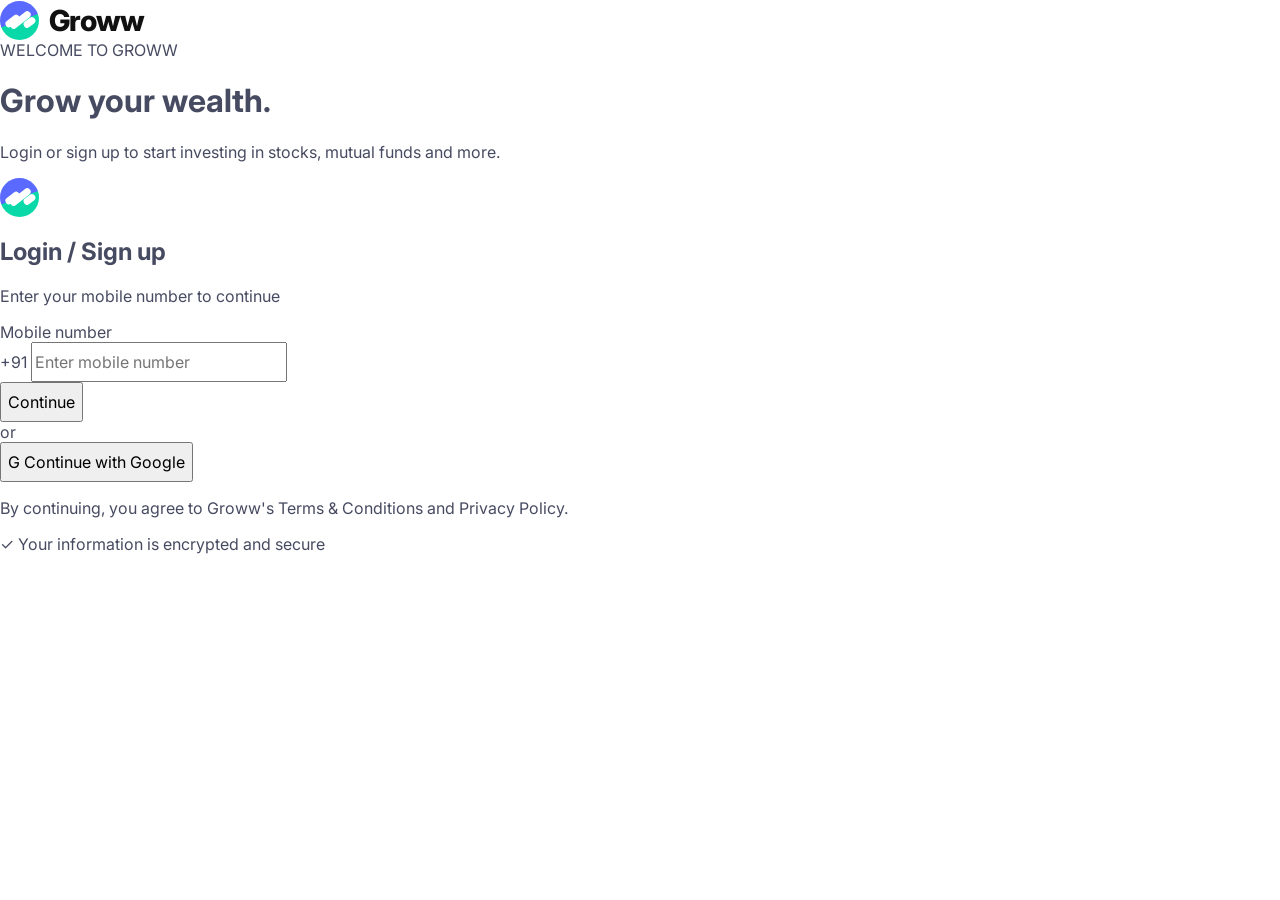
<file: login.html>
<!doctype html>
<html lang="en">
<head>
<meta charset="UTF-8">
<meta name="viewport" content="width=device-width, initial-scale=1.0">
<meta name="theme-color" content="#ffffff">
<title>Login / Sign up · Groww Replica</title>
<link rel="preconnect" href="https://fonts.googleapis.com">
<link rel="preconnect" href="https://fonts.gstatic.com" crossorigin>
<link href="https://fonts.googleapis.com/css2?family=Inter:wght@400;500;600;700;800&display=swap" rel="stylesheet">
<link rel="stylesheet" href="./login.css">
<link rel="stylesheet" href="/responsive.css">

<link rel="manifest" href="/manifest.webmanifest">
</head>
<body>
<script>
  if (localStorage.getItem("groww_demo_logged_in") === "1") location.replace("./dashboard.html");
</script>

<div class="login-page">
  <header class="login-header">
    <a href="./index.html" class="brand" aria-label="Groww">
      <span class="groww-mark"><i></i><i></i><i></i></span>
      <span class="brand-name">Groww</span>
    </a>
  </header>

  <main class="login-main">
    <div class="login-intro">
      <span class="intro-kicker">WELCOME TO GROWW</span>
      <h1>Grow your wealth.</h1>
      <p>Login or sign up to start investing in stocks, mutual funds and more.</p>
    </div>

    <section class="login-card" aria-labelledby="loginTitle">
      <div class="login-icon"><span class="groww-mark small"><i></i><i></i><i></i></span></div>
      <h2 id="loginTitle">Login / Sign up</h2>
      <p class="subtitle">Enter your mobile number to continue</p>

      <form id="loginForm" novalidate>
        <label for="mobile">Mobile number</label>
        <div class="phone-field">
          <span>+91</span>
          <input id="mobile" type="tel" inputmode="numeric" autocomplete="tel" maxlength="10" placeholder="Enter mobile number">
        </div>
        <div class="field-error" id="fieldError"></div>
        <button class="continue-btn" type="submit">Continue</button>
      </form>

      <div class="or"><span>or</span></div>

      <button class="google-btn" id="googleBtn" type="button">
        <span class="google-g">G</span>
        Continue with Google
      </button>

      <p class="terms">By continuing, you agree to Groww's <a href="#">Terms &amp; Conditions</a> and <a href="#">Privacy Policy</a>.</p>
    </section>

    <div class="secure-note"><span class="shield">✓</span> Your information is encrypted and secure</div>
  </main>
</div>

<div class="toast" id="toast"></div>

<script>
const form=document.getElementById("loginForm");
const mobile=document.getElementById("mobile");
const error=document.getElementById("fieldError");
const toast=document.getElementById("toast");
const showToast=(m)=>{toast.textContent=m;toast.classList.add("show");clearTimeout(window.__toast);window.__toast=setTimeout(()=>toast.classList.remove("show"),2100)};
mobile.addEventListener("input",()=>{mobile.value=mobile.value.replace(/\D/g,"").slice(0,10);error.textContent=""});
form.addEventListener("submit",(e)=>{
  e.preventDefault();
  const value=mobile.value.replace(/\D/g,"");
  if(value.length!==10){error.textContent="Enter a valid 10-digit mobile number";mobile.focus();return}
  error.textContent="";
  localStorage.setItem("groww_demo_logged_in","1");
  localStorage.setItem("groww_demo_mobile",value);
  showToast("Login successful");
  setTimeout(()=>location.replace("./dashboard.html"),450);
});
document.getElementById("googleBtn").addEventListener("click",()=>{
  localStorage.setItem("groww_demo_logged_in","1");
  localStorage.setItem("groww_demo_provider","google");
  showToast("Google demo login successful");
  setTimeout(()=>location.replace("./dashboard.html"),450);
});
</script>

<script>
if ("serviceWorker" in navigator) {
  window.addEventListener("load", () => navigator.serviceWorker.register("/sw.js").catch(() => {}));
}
</script>
</body>
</html>
</file>
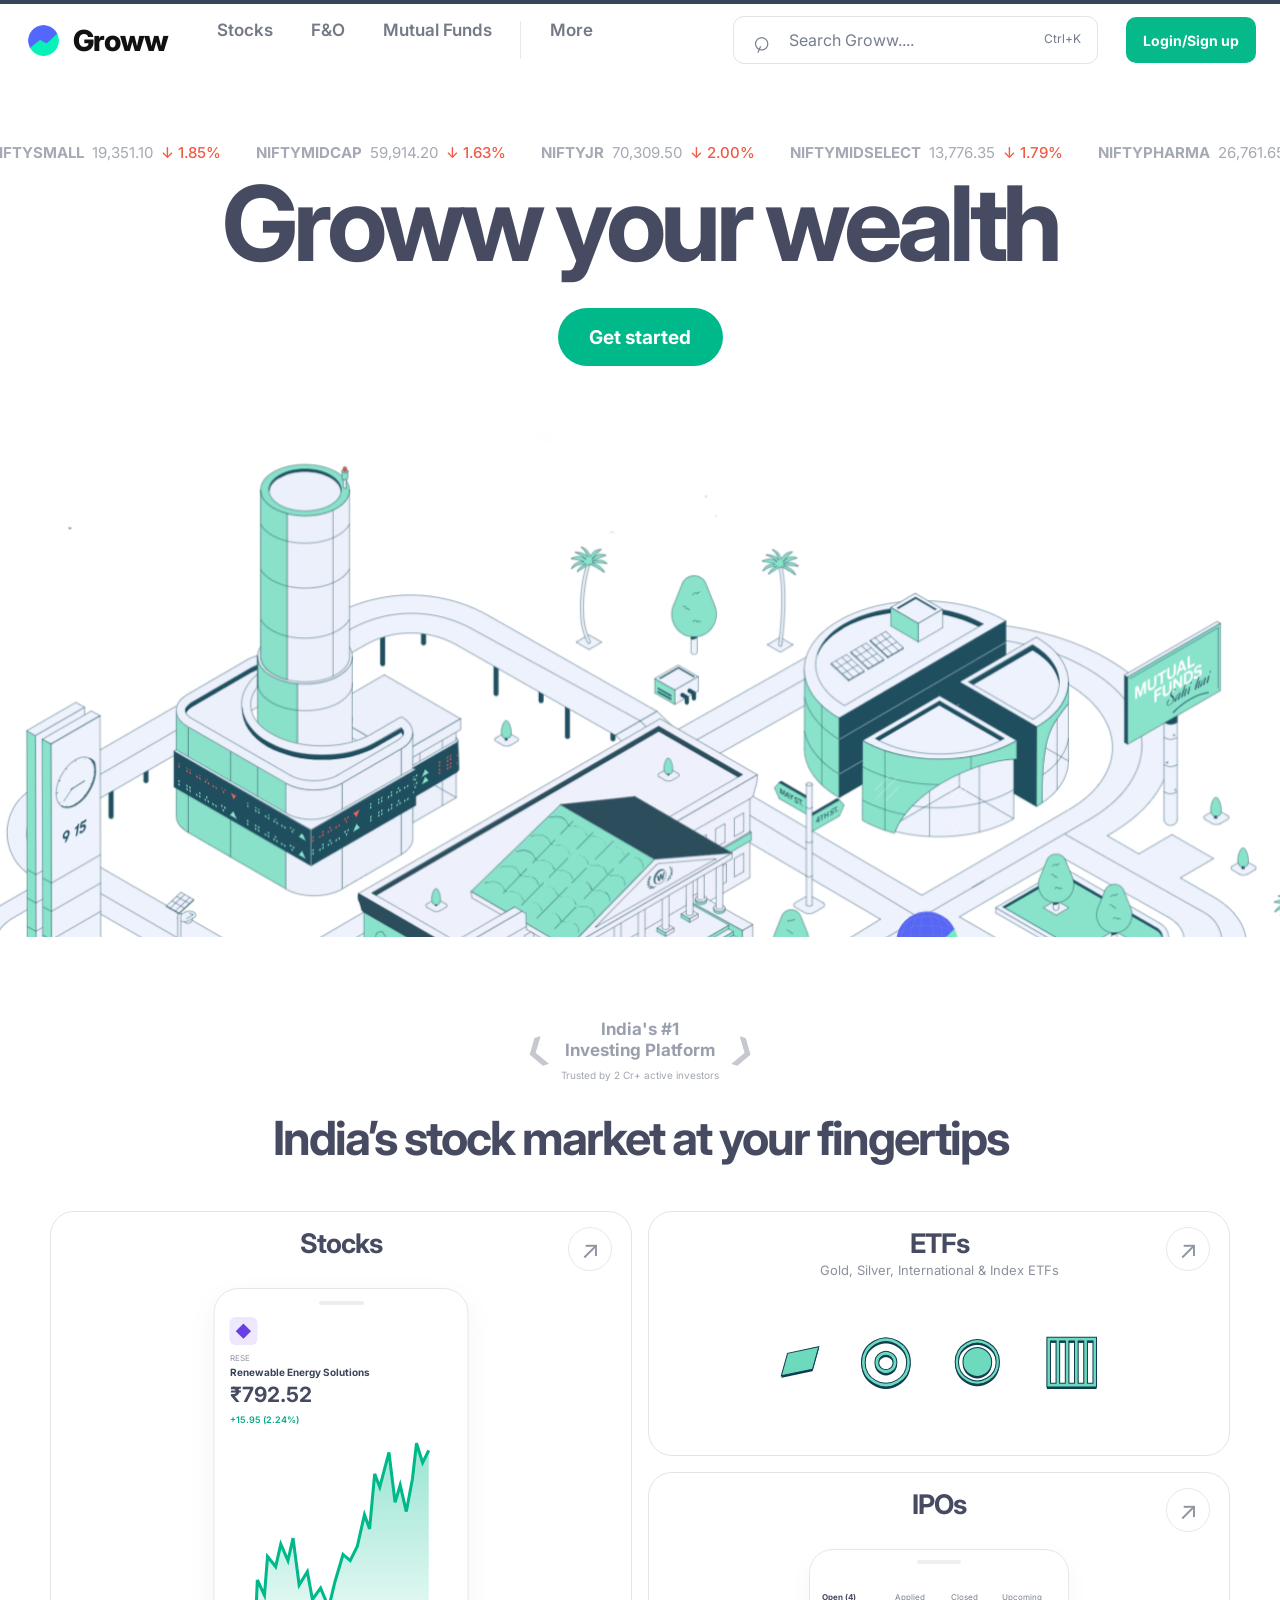
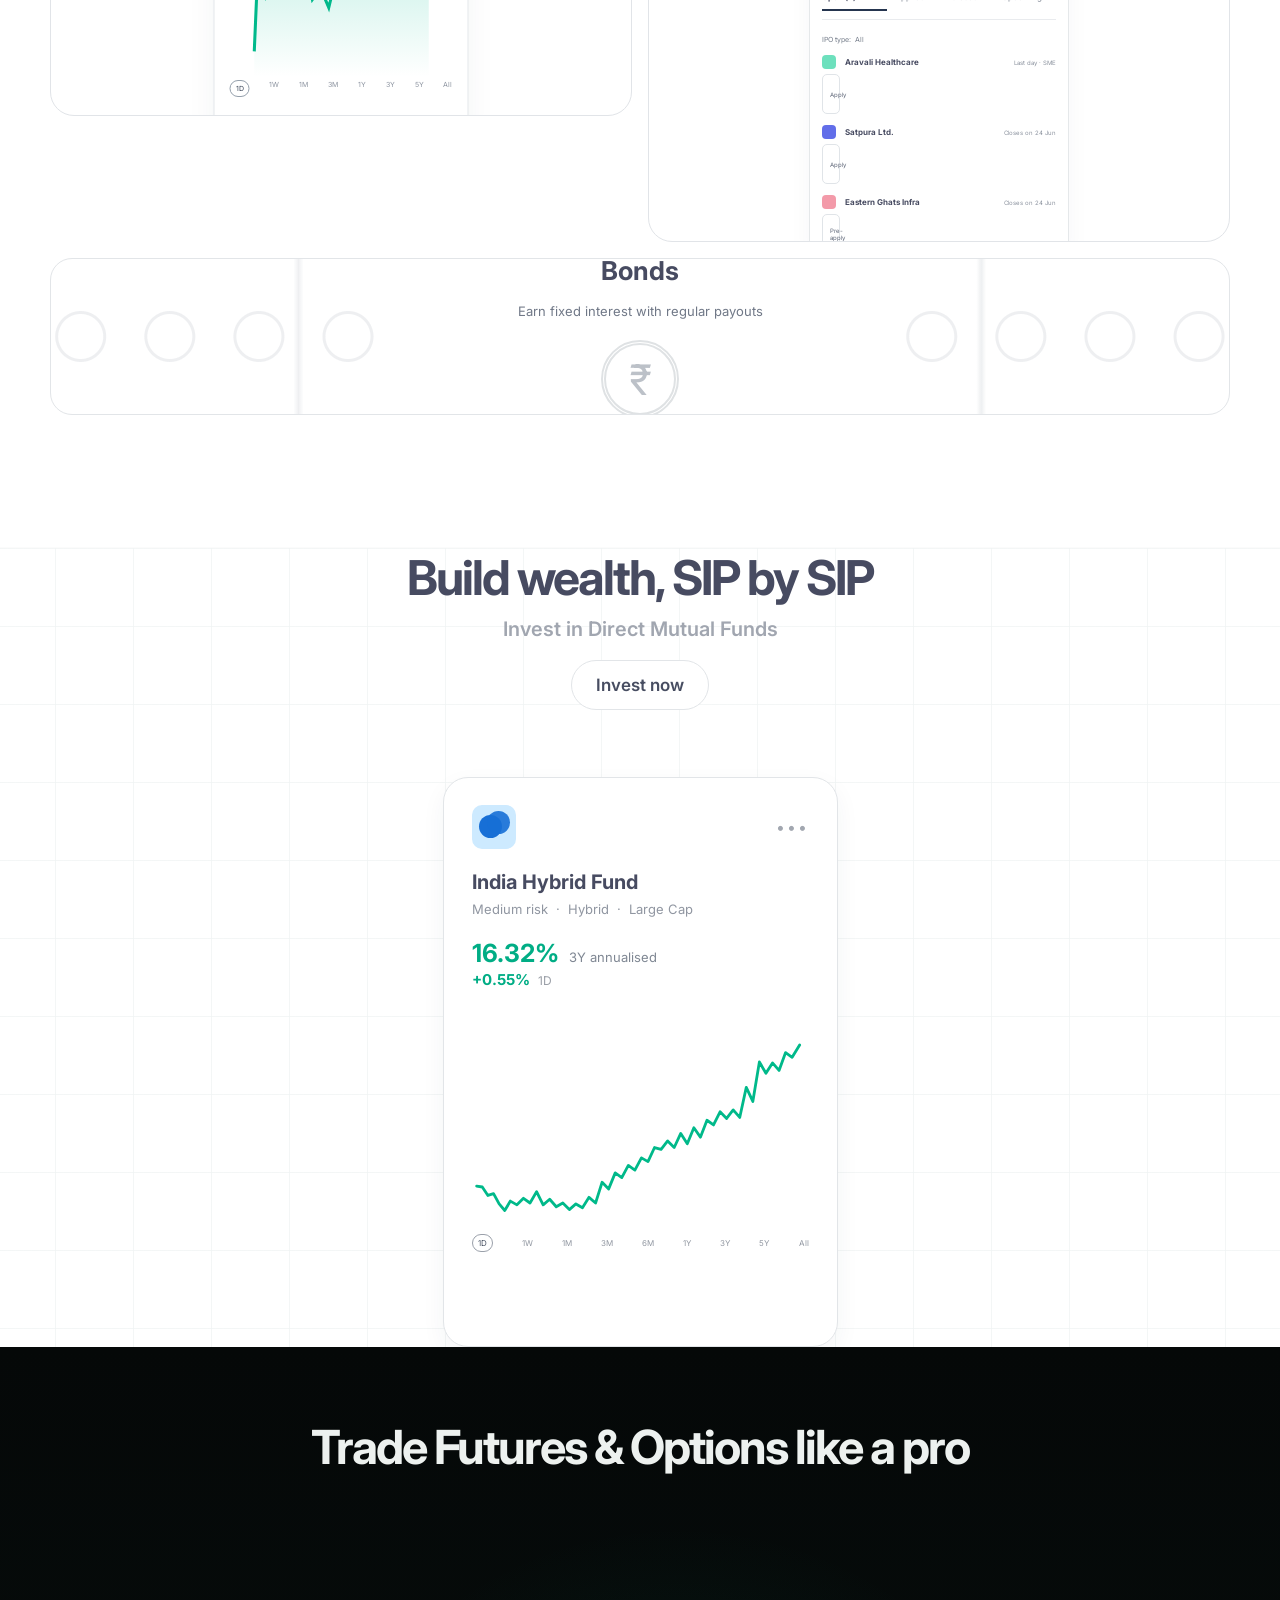
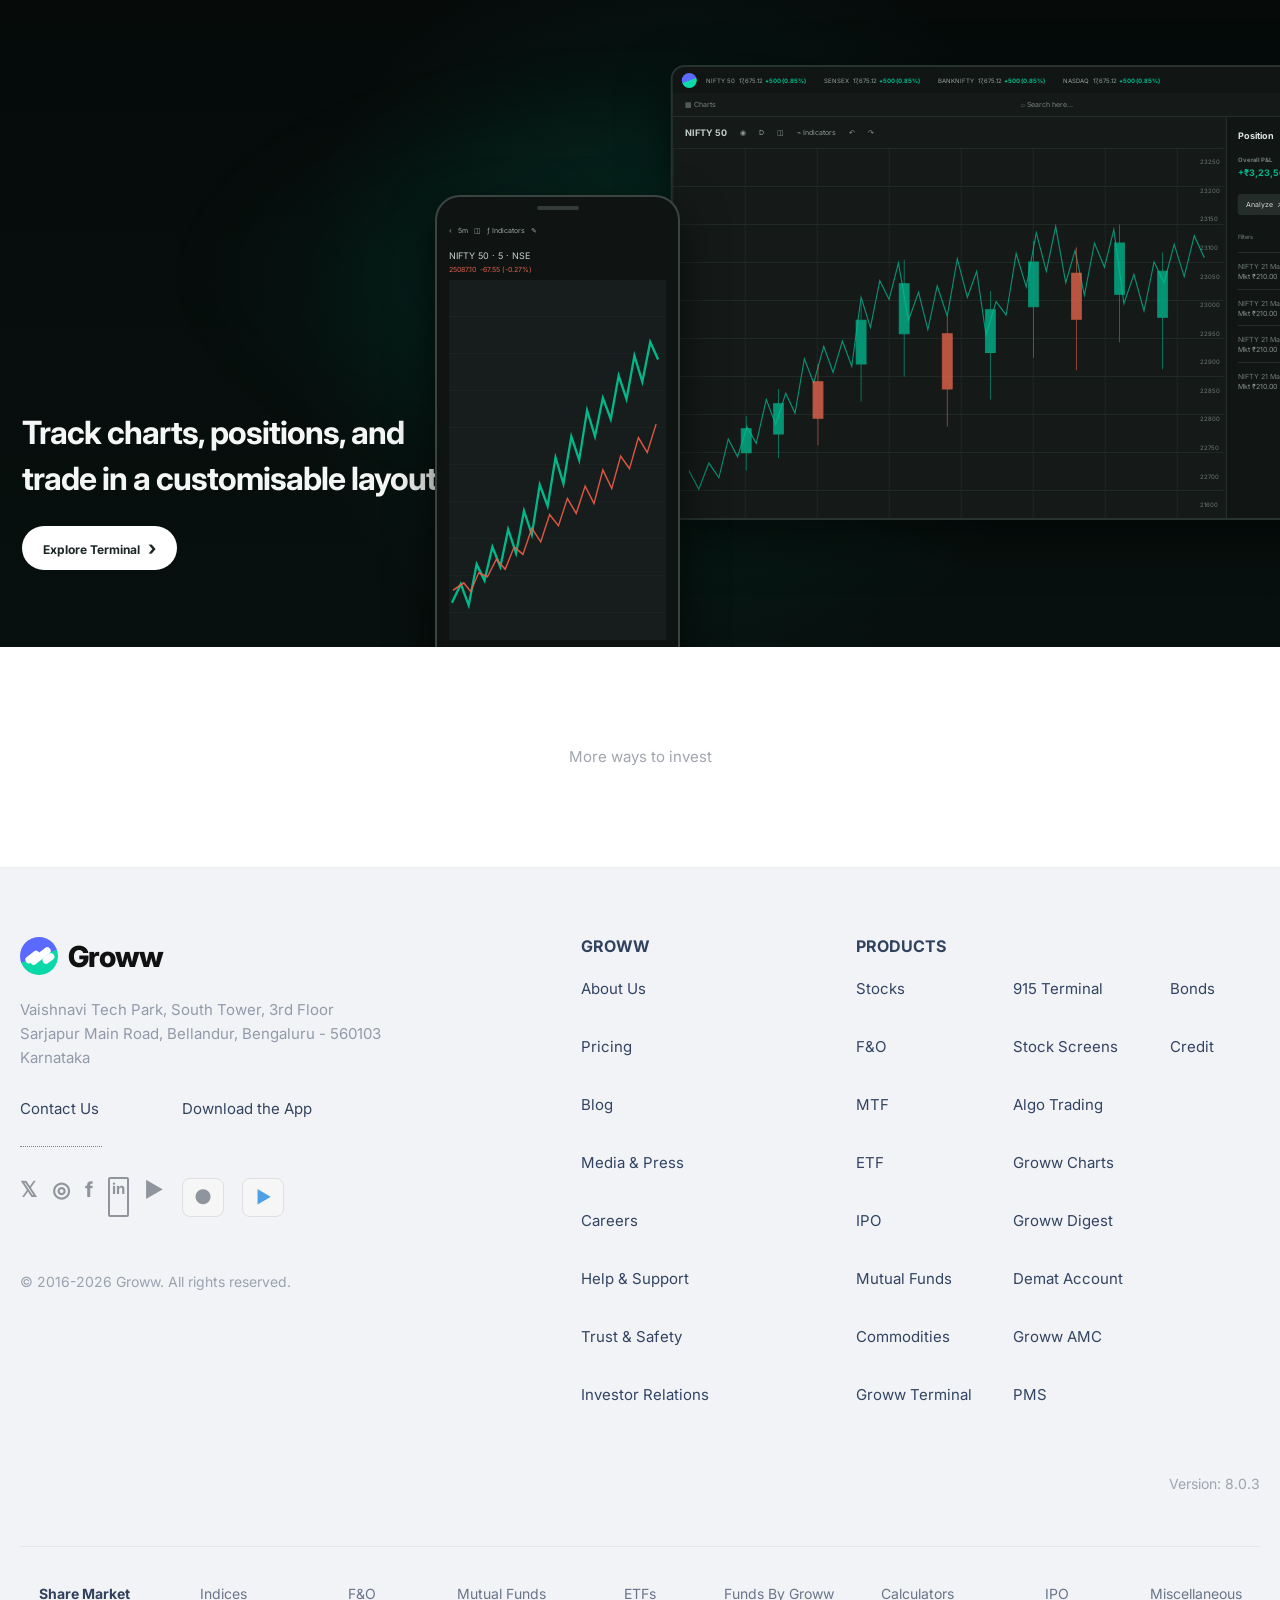
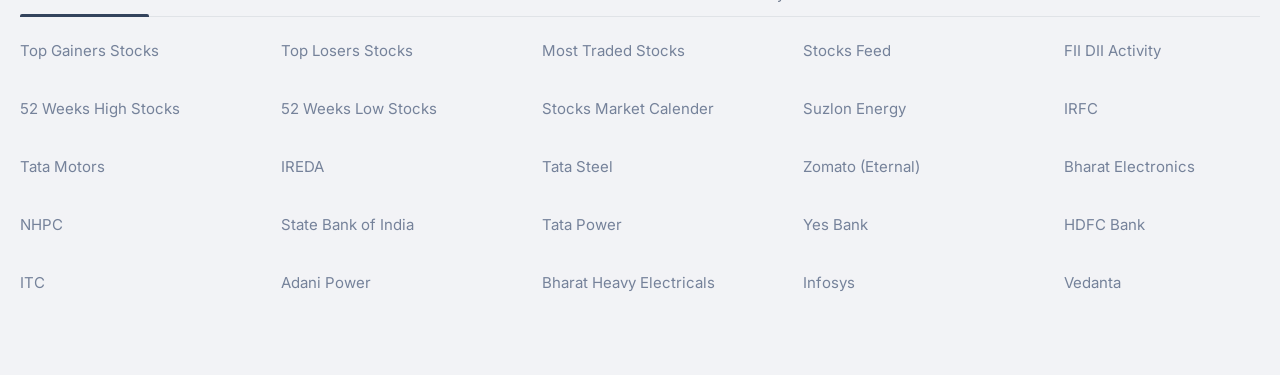
<file: orders.html>
<!doctype html>
<html lang="en">
<head>
<meta charset="UTF-8">
<meta name="viewport" content="width=device-width,initial-scale=1.0">
<title>Orders · Groww Replica</title>
<link rel="preconnect" href="https://fonts.googleapis.com">
<link rel="preconnect" href="https://fonts.gstatic.com" crossorigin>
<link href="https://fonts.googleapis.com/css2?family=Inter:wght@400;500;600;700&display=swap" rel="stylesheet">
<link rel="stylesheet" href="./orders.css">
<link rel="icon" href="/favicon.png" type="image/png"><link rel="apple-touch-icon" href="/favicon.png"><link rel="stylesheet" href="/responsive.css">

<link rel="manifest" href="/manifest.webmanifest">
<script src="/portfolio-demo.js"></script>
</head>
<body>
<script>if(localStorage.getItem("groww_demo_logged_in")!=="1"){location.replace("./index.html")}</script>

<header class="orders-header">
  <div class="orders-header-inner">
    <a class="orders-brand" href="./dashboard.html" aria-label="Groww"><img class="site-logo site-logo-orders" src="/favicon.png" alt="Groww"></a>
    <nav class="orders-primary">
      <a href="./dashboard.html">Stocks</a><a href="#">F&amp;O</a><a href="#">Mutual Funds</a>
    </nav>
    <div class="orders-spacer"></div>
    <div class="orders-search"><span>⌕</span><input id="search" placeholder="Search Groww...."><small>Ctrl+K</small></div>
    <button class="orders-bell" id="bell">♧</button>
    <button class="orders-avatar" id="profile">MS</button>
  </div>
</header>

<main class="orders-page">
  <h1>All orders</h1>

  <div class="order-tabs">
    <button class="active">Stocks</button>
    <button>F&amp;O</button>
    <button>Mutual Funds</button>
    <button>Bonds</button>
  </div>

  <div class="filters">
    <button class="filter-icon" id="filterBtn"><span class="sliders">☷</span><b>2</b></button>
    <button class="filter-pill" id="typeFilter">Stocks &amp; ETF <span>⌄</span></button>
    <button class="filter-pill" id="regularFilter">Regular <span>⌄</span></button>
    <button class="clear-btn" id="clearBtn">Clear all</button>
  </div>

  <section class="orders-results">
    <div class="orders-results-head">
      <h2>Stocks orders</h2>
      <span>₹70,664.98 total</span>
    </div>
    <div class="orders-list">
<div class="order-entry sell-entry">
  <div class="order-company">
    <div class="company-logo">L</div>
    <div><b>Larsen & Toubro</b><small>SELL · Regular · 12 Oct 2026, 10:06 AM</small></div>
  </div>
  <div class="order-meta"><span>Qty <b>1</b></span><span>Price <b>₹4,797.41</b></span></div>
  <div class="order-amount"><b>₹4,797.41</b><span class="status">Executed</span></div>
</div>
<div class="order-entry sell-entry">
  <div class="order-company">
    <div class="company-logo">T</div>
    <div><b>Tata Consultancy Services</b><small>SELL · Regular · 12 Oct 2026, 10:18 AM</small></div>
  </div>
  <div class="order-meta"><span>Qty <b>1</b></span><span>Price <b>₹2,547.60</b></span></div>
  <div class="order-amount"><b>₹2,547.60</b><span class="status">Executed</span></div>
</div>
<div class="order-entry sell-entry">
  <div class="order-company">
    <div class="company-logo">S</div>
    <div><b>Sun Pharma</b><small>SELL · Regular · 12 Oct 2026, 10:29 AM</small></div>
  </div>
  <div class="order-meta"><span>Qty <b>1</b></span><span>Price <b>₹2,286.82</b></span></div>
  <div class="order-amount"><b>₹2,286.82</b><span class="status">Executed</span></div>
</div>
<div class="order-entry sell-entry">
  <div class="order-company">
    <div class="company-logo">H</div>
    <div><b>HDFC Bank</b><small>SELL · Regular · 12 Oct 2026, 10:42 AM</small></div>
  </div>
  <div class="order-meta"><span>Qty <b>1</b></span><span>Price <b>₹875.70</b></span></div>
  <div class="order-amount"><b>₹875.70</b><span class="status">Executed</span></div>
</div>
<div class="order-entry sell-entry">
  <div class="order-company">
    <div class="company-logo">W</div>
    <div><b>Wipro</b><small>SELL · Regular · 12 Oct 2026, 10:55 AM</small></div>
  </div>
  <div class="order-meta"><span>Qty <b>1</b></span><span>Price <b>₹197.25</b></span></div>
  <div class="order-amount"><b>₹197.25</b><span class="status">Executed</span></div>
</div>
      <div class="order-entry">
        <div class="order-company">
          <div class="company-logo hdfc">M</div>
          <div><b>Maruti Suzuki</b><small>BUY · Regular</small></div>
        </div>
        <div class="order-meta"><span>Qty <b>1</b></span><span>Price <b>₹12,074.00</b></span></div>
        <div class="order-amount"><b>₹12,074.00</b><span class="status">Executed</span></div>
      </div>
      <div class="order-entry">
        <div class="order-company">
          <div class="company-logo hdfc">L</div>
          <div><b>Larsen & Toubro</b><small>BUY · Regular</small></div>
        </div>
        <div class="order-meta"><span>Qty <b>2</b></span><span>Price <b>₹3,876.20</b></span></div>
        <div class="order-amount"><b>₹7,752.40</b><span class="status">Executed</span></div>
      </div>
      <div class="order-entry">
        <div class="order-company">
          <div class="company-logo infosys">T</div>
          <div><b>Tata Consultancy Services</b><small>BUY · Regular</small></div>
        </div>
        <div class="order-meta"><span>Qty <b>2</b></span><span>Price <b>₹2,058.40</b></span></div>
        <div class="order-amount"><b>₹4,116.80</b><span class="status">Executed</span></div>
      </div>
      <div class="order-entry">
        <div class="order-company">
          <div class="company-logo infosys">S</div>
          <div><b>Sun Pharma</b><small>BUY · Regular</small></div>
        </div>
        <div class="order-meta"><span>Qty <b>2</b></span><span>Price <b>₹1,847.70</b></span></div>
        <div class="order-amount"><b>₹3,695.40</b><span class="status">Executed</span></div>
      </div>
      <div class="order-entry">
        <div class="order-company">
          <div class="company-logo reliance">A</div>
          <div><b>Bharti Airtel</b><small>BUY · Regular</small></div>
        </div>
        <div class="order-meta"><span>Qty <b>2</b></span><span>Price <b>₹1,770.70</b></span></div>
        <div class="order-amount"><b>₹3,541.40</b><span class="status">Executed</span></div>
      </div>
      <div class="order-entry">
        <div class="order-company">
          <div class="company-logo hdfc">H</div>
          <div><b>Hindalco Industries</b><small>BUY · Regular</small></div>
        </div>
        <div class="order-meta"><span>Qty <b>3</b></span><span>Price <b>₹977.00</b></span></div>
        <div class="order-amount"><b>₹2,931.00</b><span class="status">Executed</span></div>
      </div>
      <div class="order-entry">
        <div class="order-company">
          <div class="company-logo infosys">i</div>
          <div><b>Infosys</b><small>BUY · Regular</small></div>
        </div>
        <div class="order-meta"><span>Qty <b>3</b></span><span>Price <b>₹1,005.50</b></span></div>
        <div class="order-amount"><b>₹3,016.50</b><span class="status">Executed</span></div>
      </div>
      <div class="order-entry">
        <div class="order-company">
          <div class="company-logo hdfc">H</div>
          <div><b>HDFC Bank</b><small>BUY · Regular</small></div>
        </div>
        <div class="order-meta"><span>Qty <b>5</b></span><span>Price <b>₹707.55</b></span></div>
        <div class="order-amount"><b>₹3,537.75</b><span class="status">Executed</span></div>
      </div>
      <div class="order-entry">
        <div class="order-company">
          <div class="company-logo tata">B</div>
          <div><b>BSE</b><small>BUY · Regular</small></div>
        </div>
        <div class="order-meta"><span>Qty <b>1</b></span><span>Price <b>₹3,130.50</b></span></div>
        <div class="order-amount"><b>₹3,130.50</b><span class="status">Executed</span></div>
      </div>
      <div class="order-entry">
        <div class="order-company">
          <div class="company-logo infosys">S</div>
          <div><b>Sundaram-Clayton</b><small>BUY · Regular</small></div>
        </div>
        <div class="order-meta"><span>Qty <b>2</b></span><span>Price <b>₹1,232.00</b></span></div>
        <div class="order-amount"><b>₹2,464.00</b><span class="status">Executed</span></div>
      </div>
      <div class="order-entry">
        <div class="order-company">
          <div class="company-logo tata">I</div>
          <div><b>ITC</b><small>BUY · Regular</small></div>
        </div>
        <div class="order-meta"><span>Qty <b>10</b></span><span>Price <b>₹266.65</b></span></div>
        <div class="order-amount"><b>₹2,666.50</b><span class="status">Executed</span></div>
      </div>
      <div class="order-entry">
        <div class="order-company">
          <div class="company-logo reliance">A</div>
          <div><b>Adani Power</b><small>BUY · Regular</small></div>
        </div>
        <div class="order-meta"><span>Qty <b>10</b></span><span>Price <b>₹196.14</b></span></div>
        <div class="order-amount"><b>₹1,961.40</b><span class="status">Executed</span></div>
      </div>
      <div class="order-entry">
        <div class="order-company">
          <div class="company-logo infosys">W</div>
          <div><b>Wipro</b><small>BUY · Regular</small></div>
        </div>
        <div class="order-meta"><span>Qty <b>10</b></span><span>Price <b>₹159.37</b></span></div>
        <div class="order-amount"><b>₹1,593.70</b><span class="status">Executed</span></div>
      </div>
      <div class="order-entry">
        <div class="order-company">
          <div class="company-logo tata">N</div>
          <div><b>NHPC</b><small>BUY · Regular</small></div>
        </div>
        <div class="order-meta"><span>Qty <b>20</b></span><span>Price <b>₹73.56</b></span></div>
        <div class="order-amount"><b>₹1,471.20</b><span class="status">Executed</span></div>
      </div>
      <div class="order-entry">
        <div class="order-company">
          <div class="company-logo tata">I</div>
          <div><b>Iris Clothings</b><small>BUY · Regular</small></div>
        </div>
        <div class="order-meta"><span>Qty <b>20</b></span><span>Price <b>₹64.12</b></span></div>
        <div class="order-amount"><b>₹1,282.40</b><span class="status">Executed</span></div>
      </div>
      <div class="order-entry">
        <div class="order-company">
          <div class="company-logo reliance">J</div>
          <div><b>Jio Financial Services</b><small>BUY · Regular</small></div>
        </div>
        <div class="order-meta"><span>Qty <b>10</b></span><span>Price <b>₹219.18</b></span></div>
        <div class="order-amount"><b>₹2,191.80</b><span class="status">Executed</span></div>
      </div>
      <div class="order-entry">
        <div class="order-company">
          <div class="company-logo infosys">W</div>
          <div><b>Wipro</b><small>BUY · Regular</small></div>
        </div>
        <div class="order-meta"><span>Qty <b>10</b></span><span>Price <b>₹159.37</b></span></div>
        <div class="order-amount"><b>₹1,593.70</b><span class="status">Executed</span></div>
      </div>
      <div class="order-entry">
        <div class="order-company">
          <div class="company-logo tata">T</div>
          <div><b>Tata Steel</b><small>BUY · Regular</small></div>
        </div>
        <div class="order-meta"><span>Qty <b>5</b></span><span>Price <b>₹187.95</b></span></div>
        <div class="order-amount"><b>₹939.75</b><span class="status">Executed</span></div>
      </div>
      </div>
    </div>
  </section>
</main>

<div class="toast" id="toast"></div>
<script>
const toast=(m)=>{const t=document.getElementById("toast");t.textContent=m;t.classList.add("show");clearTimeout(window.__t);window.__t=setTimeout(()=>t.classList.remove("show"),1700)};
document.getElementById("profile").addEventListener("click",()=>location.href="./dashboard.html");
document.getElementById("bell").addEventListener("click",()=>toast("No new notifications"));
document.getElementById("filterBtn").addEventListener("click",()=>toast("2 filters applied"));
document.getElementById("clearBtn").addEventListener("click",()=>toast("Filters cleared"));
document.querySelectorAll(".order-tabs button").forEach(btn=>btn.addEventListener("click",()=>{document.querySelectorAll(".order-tabs button").forEach(x=>x.classList.remove("active"));btn.classList.add("active");toast(btn.textContent+" selected")}));
document.getElementById("typeFilter").addEventListener("click",()=>toast("Stocks & ETF"));
document.getElementById("regularFilter").addEventListener("click",()=>toast("Regular"));
document.querySelectorAll(".order-entry").forEach(row=>row.addEventListener("click",()=>toast(row.querySelector(".order-company b").textContent+" order details")));
document.addEventListener("keydown",e=>{if((e.ctrlKey||e.metaKey)&&e.key.toLowerCase()==="k"){e.preventDefault();document.getElementById("search").focus()}});
</script>

<script>
if ("serviceWorker" in navigator) {
  window.addEventListener("load", () => navigator.serviceWorker.register("/sw.js").catch(() => {}));
}
</script>
</body>
</html>
</file>
<file: login.css>
:root{--ink:#474b61;--muted:#9298a4;--green:#00b98a;--red:#f35a46}
*{box-sizing:border-box}
html,body{margin:0;min-height:100%;font-family:Inter,Arial,sans-serif;color:var(--ink);background:#fff}
body{overflow-x:hidden}
button,input{font:inherit}
button{cursor:pointer}
a{text-decoration:none;color:inherit}
.site-page{min-height:100vh;background:#fff}
.landing-header{height:76px;border-top:4px solid #35445a;background:#fff}
.landing-inner{width:min(1245px,calc(100% - 48px));height:72px;margin:auto;display:flex;align-items:center;gap:28px}
.brand{display:flex;align-items:center;gap:10px}.brand-name{font-size:29px;line-height:1;font-weight:800;letter-spacing:-1.1px;color:#111}
.groww-mark{width:39px;height:39px;border-radius:50%;display:block;position:relative;overflow:hidden;background:linear-gradient(160deg,#5a69ff 0 50%,#09d9a8 51% 100%)}
.groww-mark i{position:absolute;background:#fff;width:7px;border-radius:10px;transform:rotate(52deg)}
.groww-mark i:nth-child(1){height:16px;left:9px;top:12px}.groww-mark i:nth-child(2){height:24px;left:17px;top:7px}.groww-mark i:nth-child(3){height:13px;right:6px;top:15px}
.landing-nav{display:flex;align-items:center;gap:38px;margin-left:21px}.landing-nav a,.more-link{font-size:17px;font-weight:600;color:#747986}.landing-divider{width:1px;height:38px;background:#e7e9ec}.more-link{margin-left:1px}
.landing-spacer{flex:1}.landing-search{height:48px;width:365px;position:relative}.landing-search input{width:100%;height:100%;border:1px solid #e1e4e8;border-radius:11px;outline:none;padding:0 70px 0 55px;color:#6b7586;font-size:16px}.landing-search input::placeholder{color:#777f8e}.landing-search input:focus{border-color:#cbd1d9;box-shadow:0 0 0 3px rgba(0,185,138,.07)}.search-symbol{position:absolute;left:18px;top:7px;font-size:29px;transform:rotate(-22deg);color:#747c8b}.landing-search>span:last-child{position:absolute;right:17px;top:15px;font-size:12px;color:#71798a}
.login-button{height:46px;border:0;border-radius:10px;background:#06b98b;color:#fff;padding:0 17px;font-size:14px;font-weight:700;white-space:nowrap}.login-button:hover{background:#00aa7e}
.market-strip{height:91px;display:flex;align-items:flex-end;justify-content:center;overflow:hidden}.market-track{display:flex;gap:35px;align-items:center;white-space:nowrap;transform:translateY(-5px);font-size:15px}.market-item{display:flex;align-items:center;gap:8px;color:#a5a9b4}.market-item b{font-weight:700}.market-item em{font-style:normal;color:#f15b47;font-weight:500}.market-item.faded{color:#b8eadf;font-weight:700}
.landing-hero{text-align:center;position:relative;height:calc(100vh - 167px);min-height:770px;overflow:hidden}.landing-hero h1{margin:4px 0 33px;font-size:104px;line-height:1;letter-spacing:-5.6px;font-weight:700;color:#474b61}.hero-start{height:58px;border:0;border-radius:31px;background:var(--green);color:#fff;font-weight:700;font-size:19px;padding:0 29px;min-width:165px}.hero-start:hover{background:#00ab80}
.hero-image{position:absolute;left:50%;top:262px;transform:translateX(-50%);width:1397px}.hero-image img{display:block;width:100%;height:auto}
.modal-backdrop{position:fixed;inset:0;background:rgba(25,25,25,.52);display:none;align-items:center;justify-content:center;padding:24px;z-index:100}.modal-backdrop.show{display:flex}
.login-dialog{width:min(988px,100%);height:530px;display:grid;grid-template-columns:1fr 1fr;border-radius:13px;overflow:hidden;background:#fff;box-shadow:0 35px 100px rgba(0,0,0,.25);position:relative}
.dialog-close{position:absolute;right:17px;top:12px;border:0;background:transparent;color:#545b6c;font-size:24px;line-height:1;z-index:3}
.dialog-left{position:relative;overflow:hidden;background:#0ccda5}.contour{position:absolute;inset:-90px -120px;background:
radial-gradient(ellipse at 15% 100%,transparent 0 84px,#55dfc5 85px 88px,transparent 89px 115px,#3edbc0 116px 119px,transparent 120px 147px,#26d6b5 148px 151px,transparent 152px),
repeating-radial-gradient(ellipse at 18% 92%,rgba(255,255,255,.13) 0 2px,transparent 3px 26px);
opacity:.7;transform:rotate(-11deg) scale(1.45)}
.dialog-left-content{position:relative;height:100%;padding:68px 43px;color:#fff;display:flex;flex-direction:column}.dialog-left-content h2{font-size:35px;line-height:1.2;letter-spacing:-1.4px;margin:0}.dash{width:39px;height:7px;background:#fff;margin-top:auto;margin-bottom:21px}.left-label{font-size:30px;font-weight:600}
.dialog-right{padding:56px 65px 26px;display:flex;flex-direction:column}.dialog-right h2{text-align:center;font-size:35px;letter-spacing:-1.5px;color:#474d62;margin:0 0 37px}.google-login{width:100%;height:55px;background:#fff;border:1px solid #dfe3e7;border-radius:7px;color:#35425a;font-size:17px;font-weight:500;display:flex;align-items:center;justify-content:center;gap:12px}.google-login:hover{background:#fafbfc}.google-icon{font-family:Arial,sans-serif;font-size:24px;font-weight:700;color:#4285f4}
.dialog-or{display:flex;align-items:center;gap:20px;color:#4f5667;font-size:15px;margin:38px 0 34px}.dialog-or:before,.dialog-or:after{content:"";height:1px;background:#e4e6e9;flex:1}.dialog-or span{padding:0 4px}
.email-field{border-bottom:1px solid #8e95a2}.email-field input{width:100%;height:48px;border:0;outline:0;padding:0 2px;font-size:16px;color:#39465e}.email-field input::placeholder{color:#8b92a1}.email-error{height:25px;color:#e85443;font-size:11px;padding-top:6px}.dialog-continue{height:48px;border:0;border-radius:7px;background:#06b98b;color:#fff;font-size:15px;font-weight:700}.dialog-continue:hover{background:#00ab80}.dialog-terms{text-align:center;color:#858c99;font-size:11px;line-height:1.6;margin:10px 0 0}.dialog-terms a{text-decoration:underline;color:#5d6676}
.toast{position:fixed;left:50%;bottom:24px;transform:translate(-50%,20px);opacity:0;background:#273852;color:#fff;padding:11px 17px;border-radius:9px;font-size:12px;transition:.2s;z-index:120;pointer-events:none}.toast.show{opacity:1;transform:translate(-50%,0)}
@media(max-width:1000px){.landing-inner{width:calc(100% - 34px)}.landing-nav{gap:22px}.landing-search{width:320px}.landing-hero h1{font-size:80px}.hero-image{width:1160px;top:275px}.login-dialog{height:500px}.dialog-right{padding:52px 48px 24px}}
@media(max-width:760px){.landing-inner{height:62px}.landing-header{height:66px}.brand-name{font-size:23px}.groww-mark{width:34px;height:34px}.landing-nav{gap:15px;margin-left:0}.landing-nav a{font-size:12px}.landing-nav a:nth-child(3),.landing-divider,.more-link{display:none}.landing-search{width:35px;overflow:hidden}.landing-search input{width:35px;padding:0;font-size:0}.landing-search>span:last-child{display:none}.search-symbol{left:4px}.login-button{height:38px;padding:0 11px;font-size:11px}.market-strip{height:63px}.market-track{font-size:10px;gap:23px}.landing-hero{height:calc(100vh - 129px);min-height:650px}.landing-hero h1{font-size:53px;letter-spacing:-3px;margin-top:24px;margin-bottom:24px}.hero-start{height:46px;font-size:15px;min-width:132px}.hero-image{width:900px;top:230px}.login-dialog{grid-template-columns:1fr;height:auto;max-height:90vh;overflow:auto}.dialog-left{min-height:210px}.dialog-left-content{padding:34px 28px}.dialog-left-content h2{font-size:28px}.left-label{font-size:25px}.dialog-right{padding:35px 25px 24px}.dialog-right h2{font-size:28px;margin-bottom:25px}}
@media(max-width:450px){.landing-nav a:nth-child(2){display:none}.login-button{padding:0 9px}.market-strip{display:none}.landing-hero h1{font-size:45px}.hero-image{width:760px;top:205px}.modal-backdrop{padding:13px}.dialog-left{min-height:180px}}

/* Landing sections matching the supplied continuation screenshots */
.platform-section{max-width:1180px;margin:0 auto;padding:82px 0 20px;text-align:center}
.trust-heading{display:flex;justify-content:center;align-items:center;gap:13px;color:#979daa;margin-bottom:31px}
.trust-heading strong{display:block;font-size:17px;line-height:1.25;color:#99a0ac;font-weight:700}
.trust-heading small{display:block;font-size:10px;margin-top:7px;color:#a0a6b0}
.laurel{font-size:29px;color:#c5c8cf;transform:rotate(-17deg)}.laurel.flip{transform:rotate(17deg)}
.platform-title{font-size:47px;letter-spacing:-2px;line-height:1.1;margin:0 0 48px;color:#474b61}
.product-showcase{display:grid;grid-template-columns:1fr 1fr;gap:16px;text-align:center}
.showcase-card{border:1px solid #e1e4e8;border-radius:24px;background:#fff;position:relative;overflow:hidden;color:#474b61}
.showcase-card h3{font-size:27px;letter-spacing:-1px;margin:15px 0 2px}.showcase-card p{font-size:13px;color:#8b919d;margin:0}
.showcase-card .arrow{position:absolute;right:19px;top:15px;width:44px;height:44px;border:1px solid #e6e8ea;border-radius:50%;display:grid;place-items:center;font-size:25px;color:#8e95a1}
.stocks-card{height:505px}.stock-phone{width:255px;height:460px;border:1px solid #e3e7ea;border-radius:25px;position:absolute;left:50%;top:76px;transform:translateX(-50%);background:#fff;padding:28px 15px;box-shadow:0 10px 30px rgba(39,56,82,.05);text-align:left;overflow:hidden}.phone-speaker{width:45px;height:4px;border-radius:3px;background:#ecedef;position:absolute;top:12px;left:50%;transform:translateX(-50%)}.phone-brand-icon{width:28px;height:28px;border-radius:6px;background:#eee8ff;color:#673fe5;display:grid;place-items:center;margin-bottom:8px}.stock-phone small{display:block;font-size:8px;color:#8f95a0}.stock-phone>b{display:block;font-size:10px;margin-top:3px;color:#39445a}.stock-phone>strong{display:block;font-size:21px;margin-top:4px}.stock-phone>em{font-style:normal;font-size:9px;color:#00a982;font-weight:600}.stock-phone svg{display:block;width:100%;height:250px;margin-top:5px}.phone-tabs{display:flex;justify-content:space-between;font-size:7px;color:#8e95a1;margin-top:-2px}.phone-tabs span:first-child{border:1px solid #95a0ac;border-radius:9px;padding:3px 5px;color:#414c5e}
.right-showcase{display:grid;grid-template-rows:245px 1fr;gap:16px}.etf-card{height:245px}.etf-icons{display:flex;justify-content:center;align-items:center;gap:38px;margin-top:38px}.etf-icon{font-size:56px;display:grid;place-items:center;color:#6ddabe;text-shadow:0 2px 0 #103c50;-webkit-text-stroke:1px #123b50}.bars{transform:rotate(-12deg)}.coin{font-size:64px}.globe{font-size:58px}.tower{font-size:65px}
.ipo-card{height:370px}.ipo-phone{position:absolute;width:260px;height:300px;left:50%;top:76px;transform:translateX(-50%);border:1px solid #e5e8ea;border-radius:24px 24px 0 0;background:#fff;text-align:left;padding:42px 12px 10px;box-shadow:0 8px 25px rgba(39,56,82,.04)}.ipo-phone:before{content:"";position:absolute;width:44px;height:4px;background:#edf0f1;border-radius:4px;left:50%;top:10px;transform:translateX(-50%)}.ipo-tabs{display:grid;grid-template-columns:1.2fr .9fr .8fr 1fr;gap:8px;border-bottom:1px solid #e9ebee;padding-bottom:8px;font-size:8px;white-space:nowrap}.ipo-tabs b{border-bottom:2px solid #25354f;padding-bottom:7px}.ipo-tabs span{color:#777f8d}.ipo-phone>small{font-size:7px;display:block;color:#777f8c;margin:15px 0 10px}.ipo-row{display:grid;grid-template-columns:18px 1fr auto;gap:5px;align-items:center;margin:11px 0}.ipo-row i{width:14px;height:14px;border-radius:4px;background:#6de0bd}.ipo-row i.blue{background:#626ee9}.ipo-row i.pink{background:#f39aa9}.ipo-row i.orange{background:#f5b76b}.ipo-row strong{font-size:8px;display:block}.ipo-row em{font-style:normal;font-size:6px;color:#8b929e;display:block}.ipo-row button{font-size:6px;border:1px solid #e0e4e8;background:#fff;border-radius:5px;padding:5px 7px;color:#5f6778}
.bonds-card{height:157px;border:1px solid #e2e5e8;border-radius:22px;margin-top:16px;display:flex;align-items:center;justify-content:center;position:relative;overflow:hidden;background:#fff}.bond-center{z-index:2}.bond-center h3{font-size:26px;margin:0}.bond-center p{font-size:13px;color:#707887;margin:17px 0 21px}.rupee{width:78px;height:78px;border:5px double #dfe2e4;border-radius:50%;margin:auto;display:grid;place-items:center;font-size:42px;color:#bcc1c8}.bond-pattern{position:absolute;top:-1px;bottom:-1px;width:42%;opacity:.7;background:
radial-gradient(circle at 6% 50%,transparent 0 22px,#e7e9ec 23px 25px,transparent 26px),
radial-gradient(circle at 24% 50%,transparent 0 22px,#e7e9ec 23px 25px,transparent 26px),
radial-gradient(circle at 42% 50%,transparent 0 22px,#e7e9ec 23px 25px,transparent 26px),
radial-gradient(circle at 60% 50%,transparent 0 22px,#e7e9ec 23px 25px,transparent 26px),
linear-gradient(90deg,transparent 49%,#e7e9ec 50%,transparent 51%)}.bond-pattern.left{left:0}.bond-pattern.right{right:0;transform:scaleX(-1)}

.sip-section{margin-top:112px;min-height:790px;background:
linear-gradient(90deg,rgba(240,243,243,.75) 1px,transparent 1px) center top/78px 100%,
linear-gradient(rgba(240,243,243,.75) 1px,transparent 1px) center top/100% 78px;
padding:0 20px;text-align:center;border-top:1px solid #fbfbfb}
.sip-head{padding-top:0}.sip-head h2{font-size:48px;letter-spacing:-2px;margin:0;color:#474b61}.sip-head p{font-size:20px;color:#a1a6b0;font-weight:600;margin:10px 0 19px}.sip-head button{height:50px;border:1px solid #e2e5e8;border-radius:26px;background:#fff;padding:0 24px;color:#474d61;font-size:17px;font-weight:600}
.sip-grid{max-width:1180px;margin:67px auto 0;display:flex;justify-content:center}.sip-card-ui{width:395px;height:570px;background:#fff;border:1px solid #e2e5e8;border-radius:25px;padding:27px 28px 0;text-align:left;box-shadow:0 9px 25px rgba(39,56,82,.05);overflow:hidden}.fund-top{display:flex;justify-content:space-between;align-items:center}.fund-icon{width:44px;height:44px;border-radius:10px;background:#cdeaff;position:relative;overflow:hidden}.fund-icon span{position:absolute;border-radius:50%;background:#176fd6}.fund-icon span:first-child{width:23px;height:23px;left:7px;top:10px}.fund-icon span:last-child{width:23px;height:23px;left:15px;top:6px;opacity:.9}.fund-menu{color:#a2a7b0;font-size:16px;letter-spacing:2px}.sip-card-ui h3{font-size:20px;margin:21px 0 7px}.fund-desc{font-size:13px;color:#9096a1;margin:0}.fund-return{display:flex;align-items:baseline;gap:10px;margin-top:21px}.fund-return strong{font-size:25px;color:#00ad85}.fund-return span{font-size:13px;color:#7f8793}.fund-day{display:flex;align-items:baseline;gap:8px;margin-top:2px}.fund-day strong{font-size:15px;color:#00ad85}.fund-day span{font-size:12px;color:#9a9fa7}.fund-chart{height:235px;margin-top:10px}.fund-chart svg{width:100%;height:100%}.fund-chart-line{fill:none;stroke:#00b98a;stroke-width:3;stroke-linecap:round;stroke-linejoin:round}.fund-timeline{display:flex;align-items:center;justify-content:space-between;color:#9197a1;font-size:8px;margin-top:0}.fund-timeline span:first-child{border:1px solid #9aa0aa;border-radius:10px;padding:3px 5px;color:#4d5667}
.bottom-space{height:220px;text-align:center;padding-top:100px;color:#a0a5ae;font-size:15px}

@media(max-width:900px){
 .platform-section{width:calc(100% - 28px)}.platform-title{font-size:38px}.product-showcase{grid-template-columns:1fr}.stocks-card{height:470px}.right-showcase{grid-template-rows:240px 360px}.sip-section{margin-top:85px}.sip-head h2{font-size:40px}
}
@media(max-width:600px){
 .platform-section{padding-top:58px}.trust-heading strong{font-size:14px}.platform-title{font-size:31px}.showcase-card h3{font-size:23px}.stocks-card{height:430px}.stock-phone{transform:translateX(-50%) scale(.86);transform-origin:top center}.right-showcase{grid-template-rows:220px 340px}.etf-card{height:220px}.etf-icons{gap:20px;margin-top:35px}.etf-icon{font-size:40px}.ipo-card{height:340px}.ipo-phone{transform:translateX(-50%) scale(.88);transform-origin:top center}.bonds-card{height:135px}.bond-center h3{font-size:22px}.bond-center p{font-size:10px}.rupee{width:56px;height:56px;font-size:30px}.sip-section{min-height:650px;padding:0 12px}.sip-head h2{font-size:33px}.sip-head p{font-size:16px}.sip-card-ui{width:min(395px,100%);height:520px}.fund-chart{height:205px}
}

.fo-section{height:900px;background:#050808;color:#f5f8f7;position:relative;overflow:hidden;margin-top:0}
.fo-section:before{content:"";position:absolute;inset:0;background:radial-gradient(circle at 53% 63%,rgba(0,185,138,.12),transparent 44%),linear-gradient(180deg,#050808 0%,#07100e 100%)}
.fo-header{position:relative;z-index:3;text-align:center;padding-top:71px}.fo-header h2{font-size:47px;letter-spacing:-2px;margin:0;font-weight:700;color:#edf1ef}
.fo-stage{position:relative;z-index:2;height:760px;max-width:1420px;margin:0 auto}
.fo-glow{position:absolute;left:50%;top:170px;transform:translateX(-50%);width:980px;height:460px;background:radial-gradient(ellipse,rgba(0,185,138,.10),transparent 67%);filter:blur(24px)}
.fo-copy{position:absolute;left:22px;bottom:65px;z-index:8}.fo-copy h3{font-size:32px;line-height:1.42;letter-spacing:-1px;margin:0 0 25px;color:#f5f7f6}.fo-copy button{height:44px;border:0;border-radius:23px;background:#fff;color:#1b2726;padding:0 21px;font-weight:700;font-size:12px}.fo-copy button span{font-size:20px;vertical-align:-1px;margin-left:5px}
.terminal-screen{position:absolute;left:53%;top:190px;width:725px;height:455px;transform:translateX(-1%);background:#151a19;border:2px solid #273330;border-radius:14px 14px 0 0;box-shadow:0 16px 50px rgba(0,0,0,.55);overflow:hidden}
.terminal-top{height:26px;background:#111615;display:flex;align-items:center;gap:10px;padding:0 9px;font-size:6px;color:#93a09c}.terminal-brand{width:14px}.mini-mark{display:block;width:15px;height:15px;border-radius:50%;background:linear-gradient(160deg,#5b6aff 0 50%,#0ed9a9 51% 100%)}.terminal-tickers{display:flex;gap:18px;white-space:nowrap}.terminal-tickers b{color:#00b98a}
.terminal-toolbar{height:24px;display:flex;justify-content:space-between;align-items:center;padding:0 12px;color:#77817d;font-size:7px;border-bottom:1px solid #252d2b}.terminal-body{position:absolute;left:0;top:50px;bottom:0;right:170px}.chart-toolbar{height:31px;display:flex;align-items:center;gap:13px;padding:0 12px;color:#8f9995;font-size:7px}.chart-toolbar b{font-size:9px;color:#c5cdca}.candle-chart{position:absolute;left:0;right:0;top:31px;bottom:0;overflow:hidden}.grid{position:absolute;inset:0;background:
linear-gradient(rgba(52,64,60,.35) 1px,transparent 1px) 0 0/100% 38px,
linear-gradient(90deg,rgba(52,64,60,.28) 1px,transparent 1px) 0 0/72px 100%}.candle-chart svg{position:absolute;left:16px;right:18px;top:18px;width:calc(100% - 34px);height:calc(100% - 26px)}.price-line{fill:none;stroke:#00b38b;stroke-width:1.5;opacity:.8}.candles path{fill:#00bd92;stroke:#00bd92;stroke-width:1;opacity:.75}.candles path:nth-child(3n){fill:#f0694e;stroke:#f0694e}
.yaxis{position:absolute;right:4px;top:10px;bottom:10px;display:flex;flex-direction:column;justify-content:space-between;color:#6f7975;font-size:6px}
.position-panel{position:absolute;right:0;top:50px;bottom:0;width:168px;background:#111615;border-left:1px solid #2a322f;padding:13px 11px;color:#6f7b76;font-size:7px}.position-panel h4{margin:0 0 15px;color:#dde4e1;font-size:9px}.position-panel strong{display:block;font-size:6px}.position-panel>b{display:block;color:#00b98a;font-size:9px;margin:4px 0 16px}.position-panel .filter{background:#252d2a;color:#d0d6d3;padding:6px 8px;border-radius:3px;display:inline-block;margin-bottom:18px}.position-panel>small{display:block;margin-bottom:12px}.position-panel p{border-top:1px solid #262d2b;padding-top:9px;line-height:1.4}.position-panel p span{color:#858e8a}
.fo-phone{position:absolute;z-index:9;left:34%;top:320px;width:245px;height:500px;background:#0f1413;border:2px solid #3a4541;border-radius:25px 25px 0 0;box-shadow:0 15px 45px rgba(0,0,0,.65);overflow:hidden;padding:29px 12px 0}.phone-notch{position:absolute;left:50%;top:9px;transform:translateX(-50%);width:42px;height:4px;border-radius:3px;background:#333c38}.phone-mini-toolbar{font-size:7px;color:#9aa49f;white-space:nowrap}.phone-title{font-size:9px;color:#c9d0cd;margin-top:15px}.phone-price{font-size:7px;color:#dd6050;margin-top:4px}.fo-phone svg{width:100%;height:360px;margin-top:6px;background:repeating-linear-gradient(#171d1c 0 36px,#202725 37px)}.phone-chart{fill:none;stroke:#00b98b;stroke-width:2.3}.phone-line2{fill:none;stroke:#f05d48;stroke-width:1.4;opacity:.9}
@media(max-width:900px){.fo-section{height:760px}.fo-header h2{font-size:35px}.fo-stage{height:640px}.terminal-screen{left:50%;top:170px;width:680px;transform:translateX(-25%)}.fo-phone{left:20%;top:295px;transform:scale(.8);transform-origin:top left}.fo-copy{left:20px;bottom:34px}.fo-copy h3{font-size:25px}}
@media(max-width:600px){.fo-section{height:710px}.fo-header{padding-top:45px}.fo-header h2{font-size:28px}.fo-stage{height:610px}.terminal-screen{left:46%;top:145px;width:650px;transform:scale(.62);transform-origin:top left}.fo-phone{left:13%;top:250px;transform:scale(.58);transform-origin:top left}.fo-copy{left:14px;bottom:28px}.fo-copy h3{font-size:20px}.fo-copy button{height:38px;font-size:11px}}

.site-footer{background:#f2f3f6;border-top:1px solid #eceef1;color:#30415f;padding:68px max(20px,calc((100vw - 1245px)/2)) 0}
.footer-main{display:grid;grid-template-columns:1.05fr 1.6fr;gap:115px;padding-bottom:55px}
.footer-brand-col{min-width:0}.footer-brand{display:flex;align-items:center;gap:10px;color:#111;font-size:29px;font-weight:800;letter-spacing:-1px}.footer-mark{width:38px;height:38px}
.footer-brand-col>p{font-size:15px;line-height:1.6;color:#929aaa;margin:22px 0 29px}
.footer-contact-row{display:flex;gap:80px;align-items:flex-start}.footer-contact-row>div{display:flex;flex-direction:column}.footer-title-link{font-size:15px;color:#33445f;text-decoration:none}.footer-title-link.plain{text-decoration:none}.footer-rule{width:82px;border-bottom:1px dotted #7a8390;margin-top:7px}
.social-row{display:flex;align-items:center;gap:15px;margin-top:30px;color:#90959d}.social-row>a{font-weight:700;text-decoration:none;color:#90959d;font-size:21px}.social-row>a:nth-child(4){font-size:15px;border:2px solid #90959d;border-radius:2px;padding:0 2px}.app-badge{width:42px;height:39px;border:1px solid #dedfe3;border-radius:8px;display:grid;place-items:center;margin-left:3px;background:#f6f6f7}.app-badge.apple{font-size:20px}.app-badge.play{font-size:17px;color:#4ca1e6}
.copyright{font-size:14px;color:#9aa2af;margin-top:56px}
.footer-links{display:grid;grid-template-columns:220px 1fr;gap:55px}.footer-col h4{font-size:16px;color:#31425e;margin:0 0 23px}.footer-col>a{display:block;font-size:15px;color:#324462;margin:0 0 18px;text-decoration:none}.product-link-grid{display:grid;grid-template-columns:1fr 1fr 90px;gap:36px}.product-link-grid a{display:block;font-size:15px;color:#324462;margin:0 0 18px;text-decoration:none}
.footer-meta{display:flex;justify-content:flex-end;color:#9da5b0;font-size:14px;border-top:1px solid transparent;margin-top:-24px;padding-bottom:54px}
.seo-footer{border-top:1px solid #e3e5e8;padding-bottom:44px}.seo-tabs{height:70px;display:grid;grid-template-columns:repeat(9,1fr);align-items:end;border-bottom:1px solid #e0e3e7;gap:10px}.seo-tabs button{height:46px;background:transparent;border:0;color:#69758a;font-size:14px;position:relative}.seo-tabs button.active{color:#30415d;font-weight:700}.seo-tabs button.active:after{content:"";position:absolute;height:3px;left:0;right:0;bottom:-1px;background:#33435c;border-radius:2px 2px 0 0}
.seo-grid{display:grid;grid-template-columns:repeat(5,1fr);gap:65px;padding-top:24px}.seo-grid a{display:block;color:#75829a;font-size:15px;line-height:1.35;margin-bottom:18px;text-decoration:none}

@media(max-width:1000px){.site-footer{padding-left:28px;padding-right:28px}.footer-main{grid-template-columns:1fr;gap:50px}.footer-meta{justify-content:flex-start;margin-top:0;padding-bottom:35px}.footer-links{grid-template-columns:200px 1fr}.seo-tabs{grid-template-columns:repeat(5,1fr);height:auto}.seo-tabs button{padding:18px 4px}.seo-grid{grid-template-columns:repeat(3,1fr);gap:35px}}
@media(max-width:650px){.site-footer{padding:48px 18px 0}.footer-brand{font-size:24px}.footer-brand-col>p{font-size:12px}.footer-contact-row{gap:40px}.social-row{gap:11px}.copyright{font-size:11px;margin-top:40px}.footer-links{grid-template-columns:1fr;gap:25px}.product-link-grid{grid-template-columns:1fr 1fr;gap:15px}.footer-col>a,.product-link-grid a{font-size:12px;margin-bottom:12px}.seo-tabs{grid-template-columns:repeat(3,1fr)}.seo-grid{grid-template-columns:repeat(2,1fr);gap:20px}.seo-grid a{font-size:12px;margin-bottom:13px}.footer-meta{font-size:11px}}

.site-logo{display:block;width:39px;height:39px;object-fit:cover;border-radius:50%;overflow:hidden}.site-logo-dashboard,.site-logo-orders{width:39px;height:39px;border-radius:50%;object-fit:cover}.site-logo-landing{width:39px;height:39px;border-radius:50%;object-fit:cover}
</file>
<file: responsive.css>
/* Mobile-first responsive layer for the entire Groww replica. */
html,body{max-width:100%;overflow-x:hidden}
img{max-width:100%;height:auto}
button,a,input{min-height:40px}
:where(.site-logo,.bank-main-logo,.bank-main-logo,.help-logo){object-fit:contain}

/* -------- Small screens: phones -------- */
@media (max-width: 768px){
  body{font-size:14px}
  h1{font-size:28px!important;line-height:1.15}
  h2{line-height:1.2}

  /* Shared desktop-style headers */
  .landing-header,.orders-header,.bank-header,.balance-header,.tx-header,.report-header,.help-header,.topbar{height:68px!important;position:sticky;top:0;z-index:100}
  .landing-inner,.orders-header-inner,.bank-header-inner,.balance-header-inner,.tx-header-inner,.report-header-inner,.help-header-inner,.topbar-inner{
    width:100%!important;height:64px!important;padding:0 14px!important;gap:14px!important;margin:0!important
  }
  .landing-inner .brand-name{font-size:22px}
  .landing-nav,.orders-primary,.bank-nav,.balance-nav,.tx-nav,.report-primary,.help-primary,.primary{gap:14px!important}
  .landing-nav a,.orders-primary a,.bank-nav a,.balance-nav a,.tx-nav a,.report-primary a,.help-primary a,.primary a{font-size:13px!important}
  .landing-nav a:nth-child(n+4),.orders-primary a:nth-child(n+4),.bank-nav a:nth-child(3),.balance-nav a:nth-child(3),.tx-nav a:nth-child(3),.report-primary a:nth-child(3),.help-primary a:nth-child(3),.primary a:nth-child(3){display:none}
  .landing-divider,.landing-spacer,.orders-spacer,.bank-spacer,.header-spacer,.tx-spacer,.header-fill,.spacer{flex:1;min-width:0}
  .landing-search,.orders-search,.bank-search,.balance-search,.tx-search,.report-search,.help-search,.search-box,.search{
    width:44px!important;height:44px!important;flex:0 0 44px!important
  }
  .landing-search input,.orders-search input,.bank-search input,.balance-search input,.tx-search input,.report-search input,.help-search input,.search-box input,.search input{
    width:44px!important;padding:0!important;font-size:0!important;color:transparent!important;cursor:pointer
  }
  .landing-search small,.orders-search small,.bank-search small,.balance-search small,.tx-search small,.report-search small,.help-search small,.search-box small,.search small{display:none!important}
  .landing-search>span,.orders-search>span,.bank-search>span,.balance-search>span,.tx-search>span,.report-search>span,.help-search>span,.search-box .search-icon,.search span{
    left:10px!important;top:5px!important;font-size:26px!important
  }
  .login-button{height:40px!important;padding:0 13px!important;font-size:12px!important}
  .bank-bell,.orders-bell,.balance-bell,.tx-bell,.report-bell,.help-bell,.bell,.header-bell{display:none!important}
  .bank-avatar,.orders-avatar,.balance-avatar,.tx-avatar,.report-avatar,.help-avatar,.profile-avatar,.avatar{width:40px!important;height:40px!important;flex:0 0 40px!important}
  .site-logo,.site-logo-landing,.site-logo-dashboard,.site-logo-orders,.bank-main-logo,.help-logo{width:38px!important;height:38px!important}

  /* Dashboard / app shell */
  .app-header{height:auto!important;position:sticky;top:0}
  .header-inner{width:100%!important;height:66px!important;padding:0 14px!important;gap:14px!important}
  .primary-nav{gap:16px!important}
  .primary-nav a{font-size:14px!important}
  .primary-nav a:nth-child(3){display:none}
  .subnav-row{height:48px!important;overflow-x:auto!important;white-space:nowrap;padding:0 14px!important}
  .subnav{min-width:max-content;gap:22px!important}
  .terminal-wrap{display:none!important}
  .ticker-row,.ticker{height:40px!important;overflow:hidden!important}
  .ticker-inner{width:max-content!important;min-width:max-content!important;padding:0 14px!important;gap:28px!important}
  .ticker .tick,.ticker-row .ticker-item{font-size:12px!important}

  .page-wrap,.bank-page,.balance-page,.tx-page,.profile-page,.help-page,.orders-page,.section-page{
    width:100%!important;max-width:none!important;padding-left:16px!important;padding-right:16px!important
  }
  .page-wrap{padding-top:22px!important}
  .dashboard-layout,.bank-layout,.balance-grid,.report-grid,.help-layout,.profile-grid{display:flex!important;flex-direction:column!important;gap:22px!important}
  .content-col,.side-col,.bank-left,.bank-details-card,.left-col,.profile-menu,.reports-column,.preview-column,.faq-card,.contact-col{width:100%!important;max-width:none!important}
  .side-col{order:2}
  .content-section{margin-bottom:28px!important}
  .four-cards,.mini-cards,.card-grid,.watch-grid,.etf-grid,.bond-grid{grid-template-columns:repeat(2,minmax(0,1fr))!important;gap:12px!important}
  .quote-card,.card,.mini-card,.watch-card,.news-card{min-width:0!important}
  .quote-card{padding:16px!important;min-height:165px!important}
  .company-logo,.stock-logo{width:46px!important;height:46px!important}
  .movers-card,.sector-card,.tools-card,.trading-card,.investment-card{width:100%!important;overflow:hidden!important}
  .mover-row{grid-template-columns:1.25fr .9fr .65fr!important;min-width:0!important}
  .mover-row>*{min-width:0!important}
  .market-cell,.volume{font-size:12px!important}
  .market-cell{white-space:nowrap}
  .sector-row{grid-template-columns:1.2fr 1fr .5fr!important}
  .news-grid{grid-template-columns:1fr!important;gap:12px!important}
  .tools-card .tool-row,.trading-card .tool-row{padding:14px!important}
  .filter-bar{display:flex!important;flex-wrap:wrap!important;gap:8px!important}
  .filter-bar>*{min-height:38px!important}
  .account-menu{right:10px!important;left:auto!important;width:min(360px,calc(100vw - 20px))!important}
  .account-item{padding:14px!important}
  .account-head{padding:16px!important}

  /* Landing / marketing */
  .landing-main,.landing-hero,.hero-start,.platform-section,.sip-section,.fo-section{width:100%!important}
  .landing-hero{padding:34px 16px 0!important}
  .hero-start{font-size:44px!important;letter-spacing:-2px!important;margin:12px 0!important}
  .hero-image{width:100%!important;height:auto!important;object-fit:contain!important}
  .platform-section,.sip-section,.fo-section{padding-left:16px!important;padding-right:16px!important}
  .platform-title,.sip-head h2,.fo-header h2{font-size:30px!important}
  .product-showcase,.sip-grid{grid-template-columns:1fr!important}
  .showcase-card{min-height:260px!important}
  .stocks-card,.etf-card,.ipo-card,.bonds-card{width:100%!important}
  .fo-stage{min-height:300px!important}
  .terminal-screen{width:100%!important;transform:none!important}
  .fo-phone{display:none!important}
  .site-footer .footer-main{grid-template-columns:1fr!important;gap:28px!important}
  .site-footer .footer-links{grid-template-columns:repeat(2,minmax(0,1fr))!important}
  .seo-grid{grid-template-columns:repeat(2,minmax(0,1fr))!important}
  .footer-col,.footer-brand-col{width:100%!important}

  /* Login / sign-up */
  .login-main{display:flex!important;flex-direction:column!important;gap:24px!important;padding:24px 16px!important}
  .login-intro{order:1!important}
  .login-card{order:2!important;width:100%!important;max-width:none!important;margin:0!important}
  .login-intro h1{font-size:40px!important}
  .login-intro .intro-kicker{font-size:12px!important}
  .login-card{padding:24px!important}
  .google-btn,.continue-btn{width:100%!important}

  /* Orders */
  .orders-page{padding-top:28px!important}
  .order-tabs{overflow-x:auto!important;white-space:nowrap!important}
  .filters{display:flex!important;flex-wrap:wrap!important;gap:8px!important}
  .orders-results-head{display:flex!important;align-items:center!important;justify-content:space-between!important}
  .orders-list{width:100%!important}
  .order-entry{display:grid!important;grid-template-columns:1fr auto!important;gap:10px!important;padding:18px 0!important}
  .order-company{min-width:0!important}
  .order-amount{grid-column:2!important;text-align:right!important}
  .order-meta{justify-content:flex-start!important}
  .status{justify-self:end!important}

  /* Secondary pages */
  .section-nav{overflow-x:auto!important}
  .section-nav-inner{width:max-content!important;min-width:100%!important;padding:0 14px!important}
  .section-nav a{font-size:13px!important}
  .ticker-inner{gap:24px!important}
  .title-row,.page-title-row{margin:24px 0!important}
  .holding-summary,.position-cards{grid-template-columns:1fr!important}
  .holdings-table,.positions-table{overflow-x:auto!important}
  .holdings-head,.holding-row,.list-head{min-width:680px!important}
  .watch-grid{grid-template-columns:1fr!important}
  .side-card{width:100%!important}

  /* Bank details */
  .bank-page{padding-top:26px!important}
  .bank-page h1{margin-bottom:24px!important}
  .bank-layout{gap:18px!important}
  .bank-list-row{height:90px!important;grid-template-columns:48px 1fr auto 24px!important;padding:0 16px!important;gap:10px!important}
  .bank-list-row strong{font-size:14px!important}
  .masked-short{font-size:13px!important}
  .add-bank{height:64px!important}
  .bank-details-card{min-height:0!important}
  .bank-details-head{height:auto!important;padding:22px 18px!important;align-items:flex-start!important}
  .bank-details-head h2{font-size:19px!important}
  .details-grid{grid-template-columns:110px 1fr!important;row-gap:20px!important;padding:0 18px 26px!important;font-size:14px!important}
  .autopay-row{height:94px!important}
  .help-card{margin:18px!important;height:auto!important;min-height:62px!important;padding:12px 16px!important}

  /* Customer support */
  .help-page{padding-top:24px!important}
  .faq-card{padding:0!important}
  .faq-row{min-height:72px!important;padding:0 14px!important}
  .faq-row span{font-size:14px!important}
  .contact-card{width:100%!important}
  .quick-links{flex-wrap:wrap!important;gap:16px!important}

  /* Balance */
  .balance-page{padding-top:24px!important}
  .summary-card,.money-card,.transaction-link,.instant-card{width:100%!important}
  .summary-head{min-height:108px!important}
  .summary-head strong{font-size:32px!important}
  .money-card{order:2!important}
  .left-col{order:1!important}
  .money-body{min-height:330px!important}
  .amount-display{font-size:46px!important}
  .amount-chips{flex-wrap:wrap!important}
  .add-money-btn{width:100%!important}
  .withdraw-input{width:90%!important}

  /* Transactions */
  .tx-page{padding-top:24px!important}
  .tx-title-row{display:flex!important;flex-wrap:wrap!important;gap:12px!important;justify-content:space-between!important}
  .statement-btn{width:auto!important}
  .tx-layout{display:flex!important;flex-direction:column!important}
  .filters-card{width:100%!important}
  .transactions-results{width:100%!important}
  .transaction-row{grid-template-columns:32px 1fr auto!important;gap:12px!important;padding:16px 0!important}
  .transaction-copy{min-width:0!important}
  .transaction-copy small{display:block!important;line-height:1.4!important}

  /* Profile / reports */
  .profile-page{padding-top:24px!important}
  .profile-grid{gap:18px!important}
  .profile-menu{width:100%!important}
  .reports-column,.preview-column{width:100%!important}
  .profile-summary{padding:24px!important}
  .report-row{padding:14px!important}
  .report-preview{min-height:240px!important}

  /* Tap targets */
  button,.add-bank,.transaction-link,.faq-row,.tool-row,.account-item,.logout-btn{min-height:44px}
}

/* -------- Tablets / narrow laptops -------- */
@media (min-width:769px) and (max-width:1100px){
  .landing-inner,.orders-header-inner,.bank-header-inner,.balance-header-inner,.tx-header-inner,.report-header-inner,.help-header-inner,.topbar-inner,.page-wrap,.bank-page,.balance-page,.tx-page,.profile-page,.help-page,.orders-page{width:calc(100% - 32px)!important}
  .dashboard-layout,.bank-layout,.balance-grid,.report-grid,.help-layout,.profile-grid{gap:24px!important}
  .dashboard-layout{grid-template-columns:minmax(0,1fr) minmax(280px,34%)!important}
  .four-cards{grid-template-columns:repeat(2,minmax(0,1fr))!important}
  .news-grid{grid-template-columns:1fr 1fr!important}
  .search-box,.landing-search,.orders-search,.bank-search,.balance-search,.tx-search,.report-search,.help-search{width:290px!important}
}


/* --- Final mobile navigation correction --- */
@media (max-width:768px){
  .app-header{
    height:auto!important;
    min-height:154px!important;
    position:sticky!important;
    top:0!important;
    background:#fff!important;
    overflow:visible!important;
  }
  .app-header .header-inner{
    height:68px!important;
    min-height:68px!important;
    width:100%!important;
    padding:0 14px!important;
    display:flex!important;
    align-items:center!important;
    gap:12px!important;
    overflow:hidden!important;
  }
  .app-header .brand-mark-only{
    width:40px!important;
    height:40px!important;
    flex:0 0 40px!important;
  }
  .app-header .primary-nav{
    display:flex!important;
    align-items:center!important;
    gap:18px!important;
    flex:0 1 auto!important;
    min-width:0!important;
    white-space:nowrap!important;
  }
  .app-header .primary-nav a{
    display:block!important;
    font-size:14px!important;
    white-space:nowrap!important;
  }
  .app-header .primary-nav a:nth-child(n+3){
    display:none!important;
  }
  .app-header .header-grow{
    flex:1 1 auto!important;
    min-width:0!important;
  }
  .app-header .search-box{
    width:44px!important;
    min-width:44px!important;
    flex:0 0 44px!important;
    height:44px!important;
  }
  .app-header .search-box input{
    width:44px!important;
    height:44px!important;
    padding:0!important;
    font-size:0!important;
  }
  .app-header .search-box .search-icon{
    left:9px!important;
    top:5px!important;
    font-size:26px!important;
  }
  .app-header .header-bell{
    display:none!important;
  }
  .app-header .profile-wrap,
  .app-header .profile-avatar{
    flex:0 0 40px!important;
  }
  .app-header .profile-avatar{
    width:40px!important;
    height:40px!important;
  }

  .app-header .subnav-row{
    height:52px!important;
    min-height:52px!important;
    width:100%!important;
    margin:0!important;
    padding:0 14px!important;
    display:block!important;
    overflow-x:auto!important;
    overflow-y:hidden!important;
    white-space:nowrap!important;
    -webkit-overflow-scrolling:touch!important;
    scrollbar-width:none!important;
    border-top:1px solid #f0f1f3!important;
    border-bottom:1px solid #e7e9ec!important;
  }
  .app-header .subnav-row::-webkit-scrollbar{display:none!important}
  .app-header .subnav{
    width:max-content!important;
    min-width:max-content!important;
    height:52px!important;
    display:flex!important;
    align-items:stretch!important;
    gap:0!important;
  }
  .app-header .subnav a{
    height:52px!important;
    flex:0 0 auto!important;
    display:flex!important;
    align-items:center!important;
    padding:0 16px!important;
    font-size:15px!important;
  }
  .app-header .subnav a.active:after{
    left:8px!important;
    right:8px!important;
    bottom:0!important;
    height:3px!important;
  }
  .app-header .terminal-wrap{
    display:none!important;
  }
  .app-header .ticker-row{
    height:42px!important;
    min-height:42px!important;
    width:100%!important;
    overflow:hidden!important;
  }
  .app-header .ticker-inner{
    height:42px!important;
    width:max-content!important;
    min-width:max-content!important;
    margin:0!important;
    padding:0 16px!important;
    gap:28px!important;
    overflow:visible!important;
  }
  .app-header .ticker-inner>div{
    font-size:12px!important;
  }
  .app-header .language-btn{
    display:none!important;
  }
}

/* --- Mobile header: compact, centered and evenly aligned --- */
@media (max-width:768px){
  .app-header .header-inner{
    height:76px!important;
    min-height:76px!important;
    padding:0 28px!important;
    gap:0!important;
    display:flex!important;
    align-items:center!important;
    border-bottom:0!important;
  }
  .app-header .brand-mark-only{
    width:58px!important;
    height:58px!important;
    flex:0 0 58px!important;
    margin-right:12px!important;
    display:flex!important;
    align-items:center!important;
    justify-content:flex-start!important;
  }
  .app-header .site-logo,
  .app-header .site-logo-dashboard{
    width:58px!important;
    height:58px!important;
    max-width:none!important;
    border-radius:50%!important;
    object-fit:contain!important;
  }
  .app-header .primary-nav{
    flex:0 0 auto!important;
    width:auto!important;
    gap:26px!important;
    min-width:0!important;
    height:76px!important;
    display:flex!important;
    align-items:center!important;
  }
  .app-header .primary-nav a{
    margin:0!important;
    padding:0!important;
    font-size:18px!important;
    line-height:1!important;
    white-space:nowrap!important;
  }
  .app-header .primary-nav a:nth-child(3){display:none!important}
  .app-header .header-grow{
    display:block!important;
    flex:1 1 auto!important;
    min-width:10px!important;
  }
  .app-header .search-box{
    width:58px!important;
    min-width:58px!important;
    flex:0 0 58px!important;
    height:58px!important;
    margin:0!important;
  }
  .app-header .search-box input{
    width:58px!important;
    height:58px!important;
    border-radius:18px!important;
    padding:0!important;
    background:#fff!important;
  }
  .app-header .search-box .search-icon{
    left:14px!important;
    top:9px!important;
    font-size:33px!important;
    line-height:1!important;
  }
  .app-header .profile-wrap{
    margin-left:22px!important;
    width:58px!important;
    height:58px!important;
    flex:0 0 58px!important;
  }
  .app-header .profile-avatar{
    width:58px!important;
    height:58px!important;
    min-width:58px!important;
    border-radius:50%!important;
    font-size:14px!important;
  }
  .app-header .subnav-row{
    height:58px!important;
    min-height:58px!important;
    padding:0 28px!important;
  }
  .app-header .subnav{
    height:58px!important;
  }
  .app-header .subnav a{
    height:58px!important;
    padding:0 16px!important;
    font-size:18px!important;
  }
  .app-header .ticker-row{
    height:46px!important;
    min-height:46px!important;
  }
  .app-header .ticker-inner{
    height:46px!important;
    padding:0 28px!important;
    gap:34px!important;
  }
  .app-header .ticker-inner>div{
    font-size:14px!important;
    gap:8px!important;
  }
}


/* --- Final mobile size reduction (~10%) --- */
@media (max-width:680px){
  .app-header .header-inner{
    height:68px!important;
    min-height:68px!important;
    padding:0 24px!important;
  }
  .app-header .brand-mark-only{
    width:52px!important;
    height:52px!important;
    flex-basis:52px!important;
    margin-right:11px!important;
  }
  .app-header .site-logo,
  .app-header .site-logo-dashboard{
    width:52px!important;
    height:52px!important;
  }
  .app-header .primary-nav{
    gap:23px!important;
    height:68px!important;
  }
  .app-header .primary-nav a{
    font-size:16px!important;
  }
  .app-header .search-box{
    width:52px!important;
    min-width:52px!important;
    flex-basis:52px!important;
    height:52px!important;
  }
  .app-header .search-box input{
    width:52px!important;
    height:52px!important;
    border-radius:16px!important;
  }
  .app-header .search-box .search-icon{
    left:12px!important;
    top:8px!important;
    font-size:30px!important;
  }
  .app-header .profile-wrap{
    margin-left:20px!important;
    width:52px!important;
    height:52px!important;
    flex-basis:52px!important;
  }
  .app-header .profile-avatar{
    width:52px!important;
    height:52px!important;
    min-width:52px!important;
    font-size:14px!important;
  }
  .app-header .subnav-row{
    height:52px!important;
    min-height:52px!important;
    padding:0 25px!important;
  }
  .app-header .subnav{
    height:52px!important;
  }
  .app-header .subnav a{
    height:52px!important;
    padding:0 15px!important;
    font-size:16px!important;
  }
  .app-header .ticker-row{
    height:42px!important;
    min-height:42px!important;
  }
  .app-header .ticker-inner{
    height:42px!important;
    padding:0 25px!important;
    gap:31px!important;
  }
  .app-header .ticker-inner>div{
    font-size:13px!important;
  }

  .page-wrap{
    padding-left:11px!important;
    padding-right:11px!important;
    padding-bottom:64px!important;
  }
  .content-section{
    padding-top:29px!important;
  }
  .content-section h1,
  .content-section h2,
  .side-section h2{
    font-size:17px!important;
    line-height:1.2!important;
  }
  .content-section > h1,
  .content-section > h2{
    margin-bottom:14px!important;
  }
  .four-cards{
    gap:10px!important;
  }
  .quote-card,
  .quote-card.small,
  .bond-card{
    height:167px!important;
    padding:14px!important;
    border-radius:12px!important;
  }
  .quote-card .logo,
  .quote-card img,
  .bond-card img{
    width:45px!important;
    height:45px!important;
  }
  .quote-card h3,
  .bond-card h3{
    font-size:13px!important;
  }
  .quote-card .price,
  .bond-card .price{
    font-size:14px!important;
  }
  .quote-card .change,
  .bond-card .change{
    font-size:12px!important;
  }
}


/* --- Extra 5% mobile size reduction --- */
@media (max-width:680px){
  .app-header .header-inner{height:65px!important;min-height:65px!important;padding:0 23px!important}
  .app-header .brand-mark-only{width:49px!important;height:49px!important;flex-basis:49px!important;margin-right:10px!important}
  .app-header .site-logo,.app-header .site-logo-dashboard{width:49px!important;height:49px!important}
  .app-header .primary-nav{gap:22px!important;height:65px!important}
  .app-header .primary-nav a{font-size:15px!important}
  .app-header .search-box{width:49px!important;min-width:49px!important;flex-basis:49px!important;height:49px!important}
  .app-header .search-box input{width:49px!important;height:49px!important;border-radius:15px!important}
  .app-header .search-box .search-icon{left:11px!important;top:7px!important;font-size:28px!important}
  .app-header .profile-wrap{margin-left:19px!important;width:49px!important;height:49px!important;flex-basis:49px!important}
  .app-header .profile-avatar{width:49px!important;height:49px!important;min-width:49px!important;font-size:13px!important}
  .app-header .subnav-row{height:49px!important;min-height:49px!important;padding:0 24px!important}
  .app-header .subnav{height:49px!important}
  .app-header .subnav a{height:49px!important;padding:0 14px!important;font-size:15px!important}
  .app-header .ticker-row,.app-header .ticker-inner{height:40px!important;min-height:40px!important}
  .app-header .ticker-inner{padding:0 24px!important;gap:29px!important}
  .app-header .ticker-inner>div{font-size:12px!important}
  .page-wrap{padding-left:10px!important;padding-right:10px!important;padding-bottom:61px!important}
  .content-section{padding-top:27px!important}
  .content-section h1,.content-section h2,.side-section h2{font-size:16px!important}
  .content-section > h1,.content-section > h2{margin-bottom:13px!important}
  .four-cards{gap:9px!important}
  .quote-card,.quote-card.small,.bond-card{height:159px!important;padding:13px!important;border-radius:11px!important}
  .quote-card .logo,.quote-card img,.bond-card img{width:43px!important;height:43px!important}
  .quote-card h3,.bond-card h3{font-size:12.5px!important}
  .quote-card .price,.bond-card .price{font-size:13.5px!important}
  .quote-card .change,.bond-card .change{font-size:11.5px!important}
}



/* --- Manual horizontal NIFTY/SENSEX ticker --- */
.app-header .ticker-row{
  position:relative!important;
  width:100%!important;
  overflow-x:auto!important;
  overflow-y:hidden!important;
  white-space:nowrap!important;
  cursor:grab!important;
  user-select:none!important;
  -webkit-user-select:none!important;
  -webkit-overflow-scrolling:touch!important;
  overscroll-behavior-x:contain!important;
  scrollbar-width:none!important;
  -ms-overflow-style:none!important;
  touch-action:pan-x!important;
}
.app-header .ticker-row::-webkit-scrollbar{display:none!important}
.app-header .ticker-row.is-dragging{cursor:grabbing!important}
.app-header .ticker-inner{
  display:flex!important;
  width:max-content!important;
  min-width:max-content!important;
  flex-wrap:nowrap!important;
  animation:none!important;
  transform:none!important;
  margin:0!important;
}
.app-header .ticker-inner>div{
  flex:0 0 auto!important;
  white-space:nowrap!important;
}


/* --- Working search: mobile expand + usable result list --- */
.search-box .search-results{
  z-index:1000!important;
}
.search-result-item{
  display:block!important;
  width:100%!important;
  border:0!important;
  background:transparent!important;
  text-align:left!important;
  padding:12px 14px!important;
  font:inherit!important;
  color:#45516a!important;
  cursor:pointer!important;
}
.search-result-item:hover{
  background:#f6f7f9!important;
}
.search-no-result{
  padding:14px!important;
  color:#8b93a4!important;
}
@media (max-width:768px){
  .app-header .search-box.mobile-search-open{
    position:fixed!important;
    top:calc(env(safe-area-inset-top, 0px) + 12px)!important;
    left:12px!important;
    right:12px!important;
    width:auto!important;
    min-width:0!important;
    flex:none!important;
    height:52px!important;
    z-index:2000!important;
    background:#fff!important;
    border:1px solid #dfe3e8!important;
    box-shadow:0 8px 28px rgba(20,30,50,.12)!important;
  }
  .app-header .search-box.mobile-search-open input{
    width:100%!important;
    height:52px!important;
    padding:0 44px 0 44px!important;
    font-size:16px!important;
    color:#33415c!important;
    cursor:text!important;
    border:0!important;
    background:transparent!important;
  }
  .app-header .search-box.mobile-search-open .search-icon{
    left:14px!important;
    top:12px!important;
    font-size:26px!important;
  }
  .app-header .search-box.mobile-search-open > span:last-of-type{
    display:none!important;
  }
  .app-header .search-box.mobile-search-open .search-results{
    position:absolute!important;
    top:58px!important;
    left:0!important;
    right:0!important;
    max-height:55vh!important;
    overflow:auto!important;
    background:#fff!important;
    border:1px solid #e2e5ea!important;
    border-radius:12px!important;
    box-shadow:0 10px 30px rgba(20,30,50,.14)!important;
  }
}
</file>
<file: help/styles.css>
:root{--ink:#4a5265;--navy:#31415e;--muted:#7e8797;--line:#e3e6ea;--green:#00b98a}
*{box-sizing:border-box}html,body{margin:0;min-height:100%;font-family:Inter,Arial,sans-serif;color:var(--ink);background:#fff}button,input{font:inherit}button{cursor:pointer}a{text-decoration:none;color:inherit}
.help-header{height:95px;background:#fff;border-top:4px solid #344157;box-shadow:0 1px 0 rgba(0,0,0,.03)}.help-header-inner{width:min(1245px,calc(100% - 48px));height:91px;margin:auto;display:flex;align-items:center;gap:24px}.help-brand{width:39px;height:39px;display:grid;place-items:center}.brand-symbol{display:block;width:39px;height:39px;border-radius:50%;position:relative;overflow:hidden;background:linear-gradient(160deg,#5b6aff 0 50%,#09d9a8 51% 100%)}.brand-symbol i{position:absolute;width:7px;background:#fff;border-radius:9px;transform:rotate(52deg)}.brand-symbol i:nth-child(1){height:16px;left:9px;top:12px}.brand-symbol i:nth-child(2){height:24px;left:17px;top:7px}.brand-symbol i:nth-child(3){height:13px;right:6px;top:15px}.help-primary{display:flex;gap:27px}.help-primary a{font-size:17px;color:#697286}.help-primary a.active{font-weight:600;color:#2e3e5b}.header-fill{flex:1}.help-search{width:345px;height:45px;position:relative}.help-search input{width:100%;height:100%;border:1px solid #e0e4e8;border-radius:11px;outline:0;padding:0 65px 0 52px;color:#6b7485;font-size:15px}.help-search input::placeholder{color:#7a8392}.help-search>span{position:absolute;left:17px;top:5px;font-size:29px;transform:rotate(-20deg);color:#6d7788}.help-search small{position:absolute;right:15px;top:14px;font-size:11px;color:#717b8b}.help-bell{width:38px;height:40px;border:0;background:#fff;color:#2f3c56;font-size:22px}.help-avatar{width:40px;height:40px;border:0;border-radius:50%;background:radial-gradient(circle at 30% 20%,#f4dda6,#9b6ce5 38%,#302d91 63%,#0ab9aa);color:#fff;font-size:11px;font-weight:700}
.help-page{width:min(1245px,calc(100% - 48px));margin:auto;padding-top:42px}.help-page>h1{font-size:27px;color:#33445f;margin:0 0 27px;letter-spacing:-.5px}.help-layout{display:grid;grid-template-columns:900px 382px;gap:35px}.faq-card{border:1px solid #e0e3e8;border-radius:8px;overflow:hidden}.faq-card h2{height:62px;padding:0 18px;display:flex;align-items:center;margin:0;border-bottom:1px solid #e5e7ea;font-size:20px;color:#33445f}.faq-row{height:63px;width:100%;display:grid;grid-template-columns:39px 1fr 18px;align-items:center;gap:5px;background:#fff;border:0;border-bottom:1px solid #e7e9ec;padding:0 19px;text-align:left;color:#334560}.faq-row:last-child{border-bottom:0}.faq-row:hover{background:#fbfcfd}.faq-row b{font-size:15px;font-weight:500}.faq-icon{color:#7d8697;font-size:21px;text-align:center}.chevron{font-size:24px;color:#8a93a1}.contact-col h2{font-size:20px;color:#33445f;margin:3px 0 17px}.contact-card{border:1px solid #e0e3e8;border-radius:16px;overflow:hidden}.contact-row{width:100%;height:78px;border:0;border-bottom:1px solid #e2e5e8;background:#fff;display:flex;align-items:center;gap:17px;text-align:left;padding:0 20px}.contact-row:last-child{border-bottom:0}.contact-row:hover{background:#fbfcfd}.contact-icon{width:24px;color:#00b98a;font-size:23px;text-align:center}.contact-row b{display:block;font-size:14px;font-weight:500;color:#334560;margin-bottom:5px}.contact-row small{display:block;font-size:11px;color:#7d8797}.quick-links{display:grid;grid-template-columns:1fr 1fr 1fr;margin-top:24px}.quick-links button{border:0;background:#fff;color:#314560;font-size:12px;display:flex;align-items:center;justify-content:space-between;padding:0 7px 0 4px}.quick-links button span{font-size:21px;color:#6c7789}
.toast{position:fixed;left:50%;bottom:24px;transform:translate(-50%,15px);opacity:0;background:#293b56;color:#fff;padding:10px 16px;border-radius:8px;font-size:12px;transition:.2s;z-index:20}.toast.show{opacity:1;transform:translate(-50%,0)}
@media(max-width:1000px){.help-page{width:calc(100% - 30px)}.help-layout{grid-template-columns:1fr 320px}.help-header-inner{width:calc(100% - 30px)}.help-search{width:280px}}
@media(max-width:750px){.help-header{height:70px}.help-header-inner{width:100%;height:66px;padding:0 13px;gap:14px}.help-primary{gap:14px}.help-primary a{font-size:12px}.help-primary a:nth-child(3){display:none}.help-search{width:34px;overflow:hidden}.help-search input{width:34px;padding:0;font-size:0}.help-search small{display:none}.help-search>span{left:4px}.help-bell{display:none}.help-avatar{width:35px;height:35px}.help-page{width:100%;padding:29px 13px}.help-page>h1{font-size:23px;margin-bottom:23px}.help-layout{grid-template-columns:1fr}.faq-row{height:58px}.faq-row b{font-size:13px}.contact-col h2{margin-top:28px}.quick-links{margin-bottom:20px}}

/* Main Groww logo: use the uploaded favicon.png, matching the rest of the site. */
.help-logo{display:block;width:39px;height:39px;object-fit:contain;border-radius:50%;}
</file>
<file: section.css>
:root{--ink:#4b5365;--navy:#30415f;--muted:#7f8898;--line:#e2e5e9;--green:#00b98a;--red:#ff563f}
*{box-sizing:border-box}html,body{margin:0;background:#fff;color:var(--ink);font-family:Inter,Arial,sans-serif}body{min-height:100vh}a{text-decoration:none;color:inherit}button,input{font:inherit}
.topbar{height:95px;border-top:4px solid #344157;border-bottom:1px solid #edf0f2;background:#fff}.topbar-inner{width:min(1245px,calc(100% - 48px));height:91px;margin:auto;display:flex;align-items:center;gap:24px}.brand{width:40px;height:40px;border-radius:50%;display:grid;place-items:center;position:relative;overflow:hidden;background:linear-gradient(160deg,#5b6aff 0 50%,#09d9a8 51% 100%)}.brand i{position:absolute;width:7px;background:#fff;border-radius:10px;transform:rotate(52deg)}.brand i:nth-child(1){height:16px;left:9px;top:12px}.brand i:nth-child(2){height:24px;left:17px;top:7px}.brand i:nth-child(3){height:13px;right:6px;top:15px}
.primary{display:flex;gap:29px}.primary a{font-size:17px;color:#667084}.primary a.active{font-weight:700;color:#31415d}.spacer{flex:1}.search{width:345px;height:45px;position:relative}.search input{width:100%;height:100%;border:1px solid #e1e5e9;border-radius:11px;padding:0 62px 0 50px;outline:none;color:#596478}.search span{position:absolute;left:17px;top:5px;font-size:29px;transform:rotate(-20deg);color:#6d7788}.search small{position:absolute;right:15px;top:14px;color:#727b8b;font-size:11px}.bell{width:38px;height:40px;border:0;background:#fff;color:#33425d;font-size:21px}.avatar{width:40px;height:40px;border:0;border-radius:50%;background:radial-gradient(circle at 30% 20%,#f4dda6,#9b6ce5 38%,#302d91 63%,#0ab9aa);color:#fff;font-weight:700;font-size:11px}
.section-nav{border-bottom:1px solid #e7eaed;height:74px}.section-nav-inner{width:min(1245px,calc(100% - 48px));height:74px;margin:auto;display:flex;align-items:end;gap:35px}.section-nav a{height:58px;display:flex;align-items:center;position:relative;font-size:16px;color:#667084}.section-nav a.active{font-weight:700;color:#273c59}.section-nav a.active:after{content:"";position:absolute;left:-14px;right:-14px;bottom:0;height:3px;background:#485064;border-radius:3px 3px 0 0}
.ticker{height:54px;border-bottom:1px solid #e5e8eb;overflow:hidden;white-space:nowrap}.ticker-inner{width:min(1245px,calc(100% - 48px));height:54px;margin:auto;display:flex;align-items:center;gap:42px}.tick{font-size:14px;color:#40506b}.tick strong{font-weight:600}.tick .down{color:var(--red);margin-left:7px}.tick .up{color:var(--green);margin-left:7px}
.page{width:min(1245px,calc(100% - 48px));margin:auto;padding:46px 0 80px}.title-row{display:flex;align-items:center;justify-content:space-between;margin-bottom:25px}.title-row h1{margin:0;color:#33445f;font-size:28px;letter-spacing:-.7px}.muted-note{font-size:12px;color:#8a93a0}
.card{border:1px solid var(--line);border-radius:12px;background:#fff;overflow:hidden}.empty{min-height:460px;display:flex;flex-direction:column;align-items:center;justify-content:center;text-align:center}.empty .illus{width:100px;height:74px;border:6px solid #edf0f2;border-radius:22px;position:relative;margin-bottom:25px}.empty .illus:before{content:"";position:absolute;width:45px;height:6px;background:#c9d1d8;border-radius:10px;left:22px;top:30px}.empty h2{margin:0 0 12px;font-size:20px;color:#33445f}.empty p{margin:0;color:#8a93a0;font-size:13px}
.holdings-head,.list-head{display:grid;align-items:center;padding:18px 20px;border-bottom:1px solid var(--line);font-size:11px;color:#7f8898}.holdings-head{grid-template-columns:2fr 1fr 1fr 1fr}.holding-row{display:grid;grid-template-columns:2fr 1fr 1fr 1fr;align-items:center;padding:18px 20px;border-bottom:1px solid #eef0f2}.holding-row:last-child{border-bottom:0}.stock{display:flex;align-items:center;gap:12px}.logo{width:40px;height:40px;border:1px solid var(--line);border-radius:7px;display:grid;place-items:center;font-weight:700;color:#1577bd}.stock b{display:block;font-size:14px;color:#3f4b61}.stock small{display:block;margin-top:4px;font-size:10px;color:#8992a0}.metric{font-size:13px;color:#4a5365}.positive{color:var(--green)}.negative{color:var(--red)}
.position-cards{display:grid;grid-template-columns:repeat(3,1fr);gap:17px;margin-bottom:30px}.mini-card{padding:20px}.mini-card h3{margin:0 0 10px;font-size:13px;font-weight:500;color:#7a8392}.mini-card strong{font-size:24px;color:#33445f}.positions-table .list-head{grid-template-columns:2fr 1fr 1fr 1fr 1fr}.position-row{display:grid;grid-template-columns:2fr 1fr 1fr 1fr 1fr;padding:18px 20px;align-items:center;border-bottom:1px solid #eef0f2}.position-row:last-child{border-bottom:0}
.watch-grid{display:grid;grid-template-columns:1.45fr 1fr;gap:30px}.watch-card{overflow:hidden}.watch-head{display:grid;grid-template-columns:1.8fr 1fr 1fr;padding:17px 20px;border-bottom:1px solid var(--line);font-size:11px;color:#7f8898}.watch-row{display:grid;grid-template-columns:1.8fr 1fr 1fr;padding:19px 20px;align-items:center;border-bottom:1px solid #eef0f2}.watch-row:last-child{border-bottom:0}.watch-row b{font-size:14px;color:#3f4b61}.watch-price{text-align:right}.watch-price strong{font-size:14px}.spark{width:90px;height:28px;position:relative}.spark svg{width:100%;height:100%}.side-card{padding:0}.side-title{font-size:18px;font-weight:600;color:#33445f;padding:20px;border-bottom:1px solid var(--line)}.tool-row{display:flex;align-items:center;justify-content:space-between;padding:20px;border-bottom:1px solid #eef0f2}.tool-row:last-child{border-bottom:0}.tool-row b{font-size:13px;color:#4c5669}.tool-row small{display:block;margin-top:4px;color:#8992a0;font-size:10px}
.toast{position:fixed;left:50%;bottom:24px;transform:translate(-50%,18px);opacity:0;background:#293b56;color:#fff;border-radius:8px;padding:10px 16px;font-size:12px;transition:.2s}.toast.show{opacity:1;transform:translate(-50%,0)}
@media(max-width:900px){.topbar-inner,.section-nav-inner,.ticker-inner,.page{width:calc(100% - 30px)}.search{width:260px}.position-cards{grid-template-columns:1fr}.watch-grid{grid-template-columns:1fr}}
@media(max-width:700px){.topbar{height:70px}.topbar-inner{height:66px;width:100%;padding:0 13px;gap:14px}.primary{gap:14px}.primary a{font-size:12px}.primary a:nth-child(3){display:none}.search{width:34px;overflow:hidden}.search input{width:34px;padding:0;font-size:0}.search small{display:none}.search span{left:4px}.bell{display:none}.avatar{width:35px;height:35px}.section-nav,.section-nav-inner{height:61px}.section-nav-inner{width:100%;padding:0 13px;gap:25px}.section-nav a{height:50px;font-size:13px}.section-nav a.active:after{left:-8px;right:-8px}.ticker,.ticker-inner{height:46px}.ticker-inner{width:100%;padding:0 13px;gap:30px}.tick{font-size:11px}.page{width:100%;padding:30px 13px 60px}.title-row h1{font-size:23px}.holdings-head,.holding-row{grid-template-columns:1.8fr 1fr 1fr}.holdings-head>span:nth-child(3),.holding-row>.metric:nth-child(3){display:none}.position-cards{grid-template-columns:1fr 1fr}.positions-table .list-head,.position-row{grid-template-columns:1.8fr 1fr 1fr}.positions-table .list-head>span:nth-child(n+4),.position-row>.metric:nth-child(n+4){display:none}.watch-head,.watch-row{grid-template-columns:1.6fr 1fr}.watch-head>span:last-child,.watch-row>.watch-price{display:none}.watch-grid{grid-template-columns:1fr}}

.holding-summary{display:grid;grid-template-columns:repeat(4,1fr);gap:16px;margin:0 0 20px}.holding-summary>div{border:1px solid var(--line);border-radius:12px;padding:18px 20px;background:#fff}.holding-summary span{display:block;font-size:11px;color:#8992a0;margin-bottom:8px}.holding-summary b{font-size:18px;color:#33445f;font-weight:600}.holding-summary b.positive{color:var(--green)}.holdings-head,.holding-row{grid-template-columns:2fr .7fr 1fr 1fr 1fr 1fr}
@media(max-width:700px){.holding-summary{grid-template-columns:1fr 1fr}.holdings-head,.holding-row{grid-template-columns:1.6fr .6fr 1fr 1fr}.holdings-head>span:nth-child(5),.holdings-head>span:nth-child(6),.holding-row>.metric:nth-child(5),.holding-row>.metric:nth-child(6){display:none}}

.site-logo{display:block;width:39px;height:39px;object-fit:cover;border-radius:50%;overflow:hidden}.site-logo-dashboard,.site-logo-orders{width:39px;height:39px;border-radius:50%;object-fit:cover}.site-logo-landing{width:39px;height:39px;border-radius:50%;object-fit:cover}

.site-logo{display:block;width:39px;height:39px;object-fit:cover;border-radius:50%;overflow:hidden}.site-logo-dashboard,.site-logo-orders{width:39px;height:39px;border-radius:50%;object-fit:cover}.site-logo-landing{width:39px;height:39px;border-radius:50%;object-fit:cover}
</file>
<file: user/balance/inr/styles.css>
:root{--ink:#4a5265;--navy:#30415f;--muted:#7e8798;--line:#e3e6ea;--green:#00b98a}
*{box-sizing:border-box}html,body{margin:0;min-height:100%;font-family:Inter,Arial,sans-serif;background:#fff;color:var(--ink)}button,input{font:inherit}button{cursor:pointer}a{text-decoration:none;color:inherit}
.balance-header{height:95px;border-top:0;background:#fff;box-shadow:0 1px 0 rgba(0,0,0,.03)}.balance-header-inner{width:min(1245px,calc(100% - 48px));height:91px;margin:auto;display:flex;align-items:center;gap:24px}.balance-brand{width:39px;height:39px;display:grid;place-items:center}.brand-symbol{display:block;width:39px;height:39px;border-radius:50%;position:relative;overflow:hidden;background:linear-gradient(160deg,#5b6aff 0 50%,#09d9a8 51% 100%)}.brand-symbol i{position:absolute;width:7px;background:#fff;border-radius:9px;transform:rotate(52deg)}.brand-symbol i:nth-child(1){height:16px;left:9px;top:12px}.brand-symbol i:nth-child(2){height:24px;left:17px;top:7px}.brand-symbol i:nth-child(3){height:13px;right:6px;top:15px}.balance-nav{display:flex;gap:28px}.balance-nav a{font-size:17px;color:#687286}.balance-nav a.active{font-weight:600;color:#2f3e59}.header-spacer{flex:1}.balance-search{width:345px;height:45px;position:relative}.balance-search input{width:100%;height:100%;border:1px solid #e0e4e8;border-radius:11px;padding:0 65px 0 52px;outline:0;color:#697385;font-size:15px}.balance-search input::placeholder{color:#798293}.balance-search>span{position:absolute;left:17px;top:5px;font-size:29px;transform:rotate(-20deg);color:#6d7788}.balance-search small{position:absolute;right:15px;top:14px;font-size:11px;color:#727b8b}.balance-bell{width:38px;height:40px;background:#fff;border:0;color:#2f3c56;font-size:22px}.balance-avatar{width:40px;height:40px;border:0;border-radius:50%;background:radial-gradient(circle at 30% 20%,#f4dda6,#9b6ce5 38%,#302d91 63%,#0ab9aa);color:#fff;font-size:11px;font-weight:700}
.balance-page{width:min(1245px,calc(100% - 48px));margin:auto;padding-top:139px}.balance-grid{display:grid;grid-template-columns:650px 420px;gap:34px;align-items:start}.left-col{min-width:0}.summary-card{height:253px;border:1px solid #e0e3e8;border-radius:13px;background:#fff;overflow:hidden}.summary-head{height:101px;text-align:center;padding-top:21px;border-bottom:1px dashed #e5e7e9}.summary-head span{display:block;font-size:12px;color:#556175;margin-bottom:10px}.summary-head strong{font-size:29px;font-weight:600;color:#37445f;display:inline-flex;align-items:baseline;justify-content:center;line-height:1;white-space:nowrap}.summary-head strong b{font-size:29px;font-weight:600;line-height:1}.summary-head sup{font-size:13px;font-weight:500;line-height:1;position:static;top:auto;margin:0 0 0 1px;vertical-align:baseline}.summary-body{height:152px;padding:22px 17px}.cash-row,.pledge-row{display:grid;grid-template-columns:1fr auto;align-items:center}.cash-row span,.pledge-row>span{font-size:14px;color:#304560}.cash-row button,.pledge-row button{border:0;background:#fff;color:#304560;font-size:13px;text-decoration:underline dotted;text-underline-offset:7px}.cash-row button i,.pledge-row button i{display:block;height:1px;width:40px}.pledge-row{margin-top:23px;position:relative}.pledge-row p{grid-column:1 / -1;margin:8px 0 0;font-size:11px;color:#768196}.transaction-link{width:100%;height:70px;margin-top:17px;border:1px solid #e0e3e8;border-radius:13px;background:#fff;display:flex;align-items:center;justify-content:space-between;padding:0 18px;color:#304560;text-align:left}.transaction-link span{font-size:13px}.transaction-link b{font-size:25px;color:#8a93a0;font-weight:400}.instant-card{height:83px;margin-top:17px;border:1px solid #e0e3e8;border-radius:13px;display:flex;align-items:center;justify-content:space-between;padding:0 18px;background:#fff}.instant-card strong{display:block;font-size:13px;color:#304560}.instant-card p{margin:5px 0 0;font-size:11px;color:#7f8898}.instant-card button{border:0;border-radius:9px;background:#e4f9f3;color:#00ad85;padding:13px 18px;font-size:13px;font-weight:700}
.money-card{height:567px;border:1px solid #e0e3e8;border-radius:12px;overflow:hidden;background:#fff}.money-tabs{height:60px;display:grid;grid-template-columns:1fr 1fr;border-bottom:1px solid #e0e3e8}.money-tabs button{border:0;background:#fff;color:#6b7585;font-size:16px;position:relative}.money-tabs button.active{color:#00ab82;font-weight:600}.money-tabs button.active:after{content:"";position:absolute;left:18px;right:18px;bottom:0;height:3px;background:#00b98a}.money-body{height:345px;display:flex;flex-direction:column;align-items:center;justify-content:center}.amount-display{font-size:45px;font-weight:600;color:#4a5264;margin-top:-8px}.amount-chips{display:flex;gap:10px;margin-top:30px}.amount-chips button{height:38px;border:1px solid #e2e5e9;background:#fff;border-radius:20px;color:#3f4b61;padding:0 15px;font-size:12px}.amount-chips button:hover{background:#fafbfb}
.bank-pay{height:80px;width:100%;border:0;border-top:1px solid #e4e7ea;background:#fff;display:grid;grid-template-columns:42px 1fr 15px;align-items:center;text-align:left;padding:0 18px;gap:9px;color:#304560}.bank-pay:hover{background:#fbfcfd}.upi-logo{font-size:32px;color:#00af84;transform:rotate(-35deg)}.bank-pay b{display:block;font-size:13px;font-weight:500}.bank-pay small{display:block;font-size:10px;color:#808a99;margin-top:4px}.bank-pay .arrow{font-size:25px;color:#8b94a1}.add-money-btn{height:61px;width:calc(100% - 28px);margin:17px 14px 0;border:0;border-radius:7px;background:#07b98a;color:#fff;font-size:15px;font-weight:700}
.toast{position:fixed;left:50%;bottom:24px;transform:translate(-50%,16px);opacity:0;background:#293b56;color:#fff;padding:10px 16px;border-radius:8px;font-size:12px;transition:.2s}.toast.show{opacity:1;transform:translate(-50%,0)}
@media(max-width:1000px){.balance-page{width:calc(100% - 30px);padding-top:70px}.balance-grid{grid-template-columns:1fr 390px}.balance-header-inner{width:calc(100% - 30px)}.balance-search{width:280px}}
@media(max-width:760px){.balance-header{height:70px}.balance-header-inner{width:100%;height:66px;padding:0 13px;gap:14px}.balance-nav{gap:14px}.balance-nav a{font-size:12px}.balance-nav a:nth-child(3){display:none}.balance-search{width:34px;overflow:hidden}.balance-search input{width:34px;padding:0;font-size:0}.balance-search small{display:none}.balance-search>span{left:4px}.balance-bell{display:none}.balance-avatar{width:35px;height:35px}.balance-page{width:100%;padding:32px 13px}.balance-grid{grid-template-columns:1fr;gap:18px}.summary-card{height:236px}.money-card{height:520px}.money-body{height:300px}.amount-display{font-size:40px}.money-tabs button{font-size:14px}}

.withdraw-input{display:none;width:min(310px,84%);height:48px;margin:0 auto 16px;border:1px solid #dce2e8;border-radius:10px;padding:0 15px;text-align:center;font-size:24px;font-weight:600;color:#4b5365;outline:none}.withdraw-input:focus{border-color:#00b98a;box-shadow:0 0 0 2px rgba(0,185,138,.08)}

.site-logo{display:block;width:39px;height:39px;object-fit:cover;border-radius:50%;overflow:hidden}

/* Mobile: keep the Add money / Withdraw CTA fully visible inside the card */
@media(max-width:760px){
  .money-card{
    height:auto;
    min-height:0;
    overflow:hidden;
  }
  .money-body{
    height:280px;
    min-height:280px;
  }
  .add-money-btn{
    margin:17px 14px 18px;
  }
}

/* Mobile interaction + persistent notification */
.money-tabs button,.amount-chips button,#bankPay,#addMoneyBtn,#withdrawInput{position:relative;z-index:10;pointer-events:auto!important;touch-action:manipulation}
.toast{position:fixed;left:50%;top:50%;bottom:auto;width:min(88%,430px);min-height:76px;display:flex;align-items:center;justify-content:flex-start;text-align:left;z-index:9999;transform:translate(-50%,-50%) scale(.96);opacity:0;visibility:hidden;background:#293b56;color:#fff;padding:18px 56px 18px 22px;border-radius:14px;font-size:17px;font-weight:600;line-height:1.4;box-shadow:0 8px 24px rgba(30,45,70,.28);transition:opacity .2s ease,transform .2s ease,visibility .2s ease;pointer-events:none}
.toast.show{opacity:1;visibility:visible;transform:translate(-50%,-50%) scale(1);pointer-events:auto}
.toast-close{position:absolute;top:8px;right:10px;width:34px;height:34px;border:0;border-radius:50%;background:transparent;color:#fff;font-size:28px;line-height:1;padding:0;display:grid;place-items:center;z-index:2}
.toast-close:hover{background:rgba(255,255,255,.12)}
@media(max-width:760px){.toast{width:calc(100% - 40px);min-height:76px;padding:20px 56px 20px 22px;font-size:17px}}

/* Custom amount input: make the main amount directly editable on mobile */
.amount-display{
  width:min(380px,84%);
  height:78px;
  margin-top:-8px;
  padding:0 12px;
  border:1px solid transparent;
  border-radius:12px;
  background:#fff;
  font-size:45px;
  font-weight:600;
  color:#4a5264;
  text-align:center;
  outline:none;
  -webkit-appearance:none;
  appearance:textfield;
}
.amount-display::-webkit-inner-spin-button,.amount-display::-webkit-outer-spin-button{-webkit-appearance:none;margin:0}
.amount-display:focus{border-color:#dce2e8;box-shadow:0 0 0 2px rgba(0,185,138,.08)}
@media(max-width:760px){.amount-display{height:72px;font-size:40px;width:84%}}

/* Rebuilt custom amount area */
.amount-entry{
  width:100%;
  display:flex;
  align-items:center;
  justify-content:center;
  gap:2px;
  margin-top:-4px;
}
.amount-entry > span{
  font-size:44px;
  line-height:1;
  font-weight:600;
  color:#4a5264;
}
.amount-display{
  display:block!important;
  width:190px!important;
  height:70px!important;
  margin:0!important;
  padding:0!important;
  border:0!important;
  border-radius:0!important;
  background:transparent!important;
  font-size:44px!important;
  line-height:1!important;
  font-weight:600!important;
  color:#4a5264!important;
  text-align:left!important;
  outline:none!important;
  box-shadow:none!important;
  -webkit-appearance:none!important;
  appearance:none!important;
}
.amount-display::-webkit-inner-spin-button,.amount-display::-webkit-outer-spin-button{-webkit-appearance:none;margin:0}
.withdraw-input{
  display:none!important;
  width:min(310px,84%)!important;
  height:56px!important;
  margin:0 auto 16px!important;
  box-sizing:border-box;
  border:1px solid #dce2e8!important;
  border-radius:10px!important;
  padding:0 15px!important;
  text-align:center!important;
  font-size:24px!important;
  font-weight:600!important;
  color:#4b5365!important;
  background:#fff!important;
  outline:none!important;
}
.withdraw-input:focus{border-color:#00b98a!important;box-shadow:0 0 0 2px rgba(0,185,138,.08)!important}
.money-body{overflow:hidden!important}
@media(max-width:760px){
  .amount-entry > span{font-size:40px}
  .amount-display{width:170px!important;height:64px!important;font-size:40px!important}
}

/* ===== Improved Add money / Withdraw experience ===== */
.money-card-improved{
  background:#fff;
  border:1px solid #e0e3e8;
  border-radius:14px;
  overflow:hidden;
}
.money-card-improved .money-tabs{
  height:64px;
  border-bottom:1px solid #e4e7ea;
}
.money-card-improved .money-tabs button{
  min-height:64px;
  font-size:16px;
  font-weight:500;
}
.money-card-improved .money-tabs button.active{
  color:#00a982;
  font-weight:700;
}
.money-card-improved .money-tabs button.active:after{
  left:16px;
  right:16px;
  height:3px;
}
.money-card-improved .money-body{
  height:315px;
  min-height:315px;
  padding:28px 20px 20px;
  background:#fff;
  overflow:hidden;
}
.money-mode{
  display:none;
  width:100%;
  max-width:420px;
  margin:0 auto;
  text-align:center;
}
.money-mode.active-mode{display:block}
.money-label{
  font-size:13px;
  font-weight:600;
  color:#697589;
  margin-bottom:10px;
}
.money-amount-wrap{
  width:min(360px,100%);
  min-height:78px;
  margin:0 auto;
  display:flex;
  align-items:center;
  justify-content:center;
  border:1px solid #e1e5e9;
  border-radius:14px;
  background:#fff;
  padding:0 18px;
  transition:border-color .15s ease,box-shadow .15s ease;
}
.money-amount-wrap:focus-within{
  border-color:#00b98a;
  box-shadow:0 0 0 3px rgba(0,185,138,.08);
}
.money-amount-wrap > span{
  flex:0 0 auto;
  color:#4a5264;
  font-size:40px;
  font-weight:600;
  line-height:1;
}
.money-amount-wrap input{
  width:100%;
  min-width:0;
  height:72px;
  border:0;
  outline:0;
  background:transparent;
  color:#4a5264;
  font-size:40px;
  font-weight:600;
  text-align:left;
  padding:0 0 0 6px;
  -webkit-appearance:none;
  appearance:none;
}
.money-amount-wrap input::placeholder{color:#a0a7b2}
.money-amount-wrap input::-webkit-outer-spin-button,
.money-amount-wrap input::-webkit-inner-spin-button{-webkit-appearance:none;margin:0}
.money-mode .amount-chips{
  display:flex;
  justify-content:center;
  flex-wrap:wrap;
  gap:10px;
  margin-top:18px;
}
.money-mode .amount-chips button{
  min-width:95px;
  height:40px;
  padding:0 14px;
  border:1px solid #e0e4e8;
  border-radius:21px;
  background:#fff;
  color:#425069;
  font-size:13px;
  font-weight:500;
}
.money-mode .amount-chips button:active{
  transform:scale(.98);
}
.money-hint{
  margin:13px 0 0;
  color:#8b94a2;
  font-size:11px;
}
.withdraw-available{
  margin:10px 0 0;
  color:#7d8796;
  font-size:12px;
}
.withdraw-available strong{
  color:#33445f;
  font-weight:700;
  margin-left:4px;
}
.money-card-improved .bank-pay{
  min-height:82px;
  height:82px;
}
.money-card-improved .add-money-btn{
  height:60px;
  width:calc(100% - 28px);
  margin:15px 14px 18px;
  border-radius:9px;
  font-size:16px;
  box-shadow:none;
}
@media(max-width:760px){
  .money-card-improved .money-tabs,
  .money-card-improved .money-tabs button{
    height:62px;
    min-height:62px;
  }
  .money-card-improved .money-tabs button{
    font-size:16px;
  }
  .money-card-improved .money-body{
    height:320px;
    min-height:320px;
    padding:25px 16px 16px;
  }
  .money-amount-wrap{
    min-height:74px;
    padding:0 16px;
  }
  .money-amount-wrap > span,
  .money-amount-wrap input{
    font-size:38px;
  }
  .money-amount-wrap input{height:68px}
  .money-mode .amount-chips{gap:8px;margin-top:17px}
  .money-mode .amount-chips button{
    min-width:90px;
    height:42px;
  }
  .money-hint{font-size:11px}
}

/* Final money controls polish */
.money-amount-wrap{
  width:min(360px,94%);
  min-height:82px;
  justify-content:center;
  flex-direction:row;
  border:0;
  border-radius:0;
  padding:0;
  position:relative;
  background:transparent;
}
.money-amount-wrap::after{
  content:"";
  position:absolute;
  left:50%;
  bottom:0;
  width:min(250px,72%);
  height:2px;
  transform:translateX(-50%);
  background:#aab2bd;
  border-radius:2px;
}
.money-amount-wrap:focus-within::after{
  background:#00b98a;
}
.money-amount-wrap > span{
  margin-right:2px;
}
.money-amount-wrap input{
  width:170px;
  text-align:center;
  padding:0!important;
  flex:0 0 170px;
}
.money-mode .amount-chips button{
  position:relative;
  z-index:20;
  pointer-events:auto!important;
  touch-action:manipulation;
}
@media(max-width:760px){
  .money-amount-wrap{
    width:100%;
    min-height:78px;
  }
  .money-amount-wrap > span,
  .money-amount-wrap input{
    font-size:38px;
  }
  .money-amount-wrap input{
    width:155px;
    flex-basis:155px;
  }
  .money-amount-wrap::after{
    width:210px;
  }
}

/* Withdraw preset buttons */
.withdraw-preset{
  cursor:pointer!important;
  pointer-events:auto!important;
  position:relative!important;
  z-index:30!important;
  touch-action:manipulation!important;
  -webkit-tap-highlight-color:rgba(0,185,138,.12);
}
.withdraw-preset:active{
  transform:scale(.96);
  border-color:#00b98a!important;
}
</file>
<file: user/profile/report/styles.css>
:root{--ink:#4b5366;--navy:#31415f;--muted:#818a99;--line:#e3e6ea}
*{box-sizing:border-box}html,body{margin:0;min-height:100%;font-family:Inter,Arial,sans-serif;color:var(--ink);background:#fff}button,input{font:inherit}button{cursor:pointer}a{text-decoration:none;color:inherit}
.report-header{height:95px;background:#fff;border-top:4px solid #344157;box-shadow:0 1px 0 rgba(0,0,0,.03)}.report-header-inner{width:min(1245px,calc(100% - 48px));height:91px;margin:auto;display:flex;align-items:center;gap:24px}.report-brand{width:39px;height:39px;display:grid;place-items:center}.brand-symbol{display:block;width:39px;height:39px;border-radius:50%;position:relative;overflow:hidden;background:linear-gradient(160deg,#5b6aff 0 50%,#09d9a8 51% 100%)}.brand-symbol i{position:absolute;width:7px;background:#fff;border-radius:9px;transform:rotate(52deg)}.brand-symbol i:nth-child(1){height:16px;left:9px;top:12px}.brand-symbol i:nth-child(2){height:24px;left:17px;top:7px}.brand-symbol i:nth-child(3){height:13px;right:6px;top:15px}.report-primary{display:flex;gap:28px}.report-primary a{font-size:17px;color:#687286}.report-primary a.active{font-weight:600;color:#2f3e59}.header-fill{flex:1}.report-search{width:345px;height:45px;position:relative}.report-search input{width:100%;height:100%;border:1px solid #e0e4e8;border-radius:11px;outline:0;padding:0 64px 0 52px;color:#697385}.report-search input::placeholder{color:#798293}.report-search>span{position:absolute;left:17px;top:5px;font-size:29px;transform:rotate(-20deg);color:#6d7788}.report-search small{position:absolute;right:15px;top:14px;font-size:11px;color:#727b8b}.report-bell{width:38px;height:40px;background:#fff;border:0;color:#2f3c56;font-size:22px}.report-avatar{width:40px;height:40px;border:0;border-radius:50%;background:radial-gradient(circle at 30% 20%,#f4dda6,#9b6ce5 38%,#302d91 63%,#0ab9aa);color:#fff;font-size:11px;font-weight:700}
.profile-page{width:min(1245px,calc(100% - 48px));margin:auto;padding-top:42px}.profile-grid{display:grid;grid-template-columns:368px 523px 373px;gap:35px;align-items:start}.profile-menu{border:1px solid #e1e4e8;border-radius:7px;overflow:hidden;background:#fff}.profile-summary{height:230px;text-align:center;padding-top:26px}.profile-photo{width:112px;height:112px;margin:0 auto 17px;border-radius:50%;overflow:hidden;box-shadow:0 1px 0 rgba(0,0,0,.04);background:#eee}.profile-photo img{width:100%;height:100%;display:block;object-fit:cover}.profile-summary h1{font-size:20px;color:#33445f;margin:0;font-weight:600}.profile-link{height:64px;width:100%;border:0;border-bottom:1px solid #e8eaed;background:#fff;padding:0 18px;text-align:left;font-size:15px;color:#314560;display:flex;justify-content:space-between;align-items:center}.profile-link:last-child{border:0}.profile-link span{font-size:25px;color:#697487}.profile-link.active{background:#f0f0f2;font-weight:600}.reports-column{display:flex;flex-direction:column;gap:28px}.report-card{border:1px solid #e0e3e7;border-radius:9px;overflow:hidden;background:#fff}.report-card-title{height:67px;border-bottom:1px solid #e6e8eb;display:flex;align-items:center;gap:12px;padding:0 22px}.report-card-title h2{margin:0;color:#4a5265;font-size:19px;letter-spacing:-.3px}.title-icon{width:27px;height:27px;color:#00b68a;font-size:22px;display:grid;place-items:center;font-weight:700}.report-row{height:58px;width:100%;display:flex;align-items:center;justify-content:space-between;border:0;border-bottom:1px solid #e6e8eb;background:#fff;padding:0 20px 0 18px;color:#324560;font-size:14px;text-align:left}.report-row:last-child{border-bottom:0}.report-row:hover{background:#fbfcfd}.report-row span{font-size:23px;color:#929aa7}.preview-column{display:flex;flex-direction:column;gap:18px}.report-preview{height:529px;border:1px solid #e0e3e7;border-radius:9px;background:#fff;display:flex;flex-direction:column;align-items:center;justify-content:center;position:relative}.preview-lines{width:185px;margin-bottom:18px}.preview-lines span{height:1px;background:#e5e7e9;display:block;margin:0 0 13px}.preview-lines span:nth-child(2){height:29px;background:linear-gradient(#e2fbf4 0 100%);border:0}.preview-pointer{font-size:48px;color:#08b98b;transform:rotate(-18deg);margin-top:-2px}.report-preview p{margin:6px 0 0;color:#4e576b;font-size:15px}.need-help{height:59px;border:1px solid #e0e3e7;border-radius:9px;background:#fff;padding:0 28px;display:flex;align-items:center;gap:10px;color:#47546a;font-size:13px;text-align:left}.need-help span{width:20px;height:20px;border:2px solid #5d687b;border-radius:50%;display:grid;place-items:center;font-size:12px;font-weight:700}.need-help b{margin-left:auto;font-size:23px;color:#8a93a0}.toast{position:fixed;left:50%;bottom:24px;transform:translate(-50%,15px);opacity:0;background:#293b56;color:#fff;padding:10px 16px;border-radius:8px;font-size:12px;transition:.2s;z-index:100}.toast.show{opacity:1;transform:translate(-50%,0)}
@media(max-width:1150px){.profile-page{width:calc(100% - 30px)}.profile-grid{grid-template-columns:310px 1fr 320px;gap:24px}.report-header-inner{width:calc(100% - 30px)}}
@media(max-width:900px){.report-primary a:nth-child(3){display:none}.report-search{width:280px}.profile-grid{grid-template-columns:1fr}.preview-column{display:none}.profile-menu{max-width:620px}.reports-column{max-width:620px}.profile-summary{height:200px}}
@media(max-width:600px){.report-header{height:70px}.report-header-inner{height:66px;width:100%;padding:0 13px;gap:14px}.report-primary{gap:14px}.report-primary a{font-size:12px}.report-search{width:34px;overflow:hidden}.report-search input{width:34px;padding:0;font-size:0}.report-search small{display:none}.report-search>span{left:4px}.report-bell{display:none}.report-avatar{width:35px;height:35px}.profile-page{width:100%;padding:25px 12px}.profile-summary{height:185px}.profile-photo{width:98px;height:98px}.profile-link{height:58px;font-size:13px}.report-card-title{height:61px}.report-card-title h2{font-size:17px}.report-row{min-height:56px;height:auto;padding:14px 16px;font-size:12px}.reports-column{gap:20px}}

.site-logo{display:block;width:39px;height:39px;object-fit:cover;border-radius:50%;overflow:hidden}

/* Simple MS profile avatars */
.report-avatar,
.profile-photo{
  background:#33445f!important;
  color:#fff!important;
}
.report-avatar{
  display:grid!important;
  place-items:center!important;
  font-size:13px!important;
  font-weight:700!important;
}
.profile-photo{
  display:grid!important;
  place-items:center!important;
  box-shadow:none!important;
}
.profile-photo .profile-initials{
  color:#fff;
  font-size:30px;
  font-weight:700;
  line-height:1;
  letter-spacing:.5px;
}
@media (max-width:768px){
  .report-avatar{width:40px!important;height:40px!important;font-size:13px!important}
  .profile-photo .profile-initials{font-size:28px!important}
}
</file>
<file: user/balance/inr/transactions/styles.css>
:root{--ink:#4a5265;--navy:#30415e;--muted:#7f8897;--line:#e2e5e9;--green:#00b98a}
*{box-sizing:border-box}html,body{margin:0;min-height:100%;font-family:Inter,Arial,sans-serif;color:var(--ink);background:#fff}button,input{font:inherit}button{cursor:pointer}a{text-decoration:none;color:inherit}
.tx-header{height:95px;background:#fff;border-top:4px solid #344157;box-shadow:0 1px 0 rgba(0,0,0,.03)}.tx-header-inner{width:min(1245px,calc(100% - 48px));height:91px;margin:auto;display:flex;align-items:center;gap:24px}.tx-brand{width:39px;height:39px;display:grid;place-items:center}.brand-symbol{display:block;width:39px;height:39px;border-radius:50%;position:relative;overflow:hidden;background:linear-gradient(160deg,#5b6aff 0 50%,#09d9a8 51% 100%)}.brand-symbol i{position:absolute;width:7px;background:#fff;border-radius:9px;transform:rotate(52deg)}.brand-symbol i:nth-child(1){height:16px;left:9px;top:12px}.brand-symbol i:nth-child(2){height:24px;left:17px;top:7px}.brand-symbol i:nth-child(3){height:13px;right:6px;top:15px}.tx-nav{display:flex;gap:28px}.tx-nav a{font-size:17px;color:#687286}.tx-nav a.active{font-weight:600;color:#2f3e59}.tx-spacer{flex:1}.tx-search{width:345px;height:45px;position:relative}.tx-search input{width:100%;height:100%;border:1px solid #e0e4e8;border-radius:11px;padding:0 65px 0 52px;outline:0;color:#697385;font-size:15px}.tx-search input::placeholder{color:#798293}.tx-search>span{position:absolute;left:17px;top:5px;font-size:29px;transform:rotate(-20deg);color:#6d7788}.tx-search small{position:absolute;right:15px;top:14px;font-size:11px;color:#727b8b}.tx-bell{width:38px;height:40px;border:0;background:#fff;color:#2f3c56;font-size:22px}.tx-avatar{width:40px;height:40px;border:0;border-radius:50%;background:radial-gradient(circle at 30% 20%,#f4dda6,#9b6ce5 38%,#302d91 63%,#0ab9aa);color:#fff;font-size:11px;font-weight:700}
.tx-page{width:min(1245px,calc(100% - 48px));margin:auto;padding-top:101px}.tx-title-row{display:flex;align-items:center;justify-content:space-between;margin-bottom:39px}.tx-title-row h1{margin:0;font-size:27px;color:#33445f;letter-spacing:-.7px}.statement-btn{border:0;background:transparent;color:#00ad84;font-size:15px;padding:7px 0}.statement-btn span{font-size:20px;margin-right:5px}
.tx-layout{display:grid;grid-template-columns:330px 1fr;gap:74px;align-items:start}.filters-card{border:1px solid #e1e4e8;background:#fff}.filters-head{height:62px;border-bottom:1px solid #e1e4e8;display:flex;align-items:center;justify-content:space-between;padding:0 18px}.filters-head h2{font-size:17px;margin:0;color:#4b5365;font-weight:500}.filters-head button{border:0;background:transparent;color:#00b98a;font-size:14px;font-weight:700}.filter-group{padding:20px 18px;border-bottom:1px solid #e1e4e8}.filter-group:last-child{border-bottom:0}.filter-group h3{font-size:15px;font-weight:400;color:#7a8393;margin:0 0 19px}.check-row{height:40px;display:flex;align-items:center;gap:9px;font-size:14px;color:#4f596c}.check-row input{width:18px;height:18px;accent-color:#00b98a;margin:0}.date-group{padding-bottom:19px}.date-input{height:57px;border:1px solid #e0e4e8;border-radius:5px;display:grid;grid-template-columns:1fr 30px;grid-template-rows:1fr;align-items:center;padding:0 13px;margin-top:17px;color:#4f596c;position:relative}.date-input span{font-size:14px}.date-input input{position:absolute;inset:0;opacity:0;cursor:pointer}.date-input b{color:#00b98a;font-size:17px;text-align:right;font-weight:500}
.empty-state{min-height:590px;display:flex;flex-direction:column;align-items:center;padding-top:131px;text-align:center}.wallet-illus{width:260px;height:230px;display:grid;place-items:center;margin-bottom:13px}.wallet-illus svg{width:220px;height:194px}.empty-state h2{margin:0 0 18px;color:#33445f;font-size:21px;letter-spacing:-.2px}.empty-state p{margin:0;color:#8a93a0;font-size:14px}
.toast{position:fixed;left:50%;bottom:24px;transform:translate(-50%,16px);opacity:0;background:#293b56;color:#fff;padding:10px 16px;border-radius:8px;font-size:12px;transition:.2s}.toast.show{opacity:1;transform:translate(-50%,0)}
@media(max-width:950px){.tx-header-inner,.tx-page{width:calc(100% - 30px)}.tx-search{width:280px}.tx-layout{grid-template-columns:300px 1fr;gap:40px}}
@media(max-width:720px){.tx-header{height:70px}.tx-header-inner{width:100%;height:66px;padding:0 13px;gap:14px}.tx-nav{gap:14px}.tx-nav a{font-size:12px}.tx-nav a:nth-child(3){display:none}.tx-search{width:34px;overflow:hidden}.tx-search input{width:34px;padding:0;font-size:0}.tx-search small{display:none}.tx-search>span{left:4px}.tx-bell{display:none}.tx-avatar{width:35px;height:35px}.tx-page{width:100%;padding:40px 13px}.tx-title-row{margin-bottom:28px}.tx-title-row h1{font-size:23px}.statement-btn{font-size:11px}.tx-layout{grid-template-columns:1fr;gap:26px}.filters-card{width:100%}.empty-state{min-height:370px;padding-top:40px}.wallet-illus{margin-bottom:3px}.empty-state h2{font-size:19px}.empty-state p{font-size:13px}}

.transactions-results{min-height:590px;padding-top:8px}.transactions-results>h2{margin:0 0 16px;font-size:16px;font-weight:500;color:#4b5365}.transaction-list{width:100%}.transaction-row{min-height:72px;display:grid;grid-template-columns:38px 1fr auto;align-items:center;gap:10px;padding:9px 0;border-bottom:1px solid transparent}.transaction-status{width:24px;height:24px;border-radius:50%;display:grid;place-items:center;font-size:14px;font-weight:700}.transaction-status.success{color:#00b98a;background:#e8faf5}.transaction-copy b{display:block;font-size:14px;color:#4a5265;font-weight:500}.transaction-copy small{display:block;margin-top:6px;font-size:11px;color:#8a93a0}.transaction-row>strong{font-size:14px;font-weight:500;color:#4a5265;justify-self:end}.filtered-empty{display:none;text-align:center;padding-top:150px;color:#778191}.filtered-empty-icon{width:70px;height:70px;margin:0 auto 22px;border-radius:50%;border:7px solid #edf0f2;color:#b5c7c0;display:grid;place-items:center;font-size:36px}.filtered-empty h3{margin:0 0 12px;font-size:18px;color:#33445f}.filtered-empty p{margin:0;font-size:13px;color:#8a93a0}
@media(max-width:720px){.transactions-results{min-height:420px}.transaction-row{grid-template-columns:30px 1fr auto;min-height:66px}.transaction-copy b{font-size:13px}.transaction-copy small{font-size:10px}.transaction-row>strong{font-size:12px}.filtered-empty{padding-top:80px}}

.transaction-status.pending{color:#d59a00;background:#fff7df}.pending-row .transaction-copy b{color:#4b5365}.pending-row>strong{color:#4b5365}

.site-logo{display:block;width:39px;height:39px;object-fit:cover;border-radius:50%;overflow:hidden}

/* Interactive transaction rows + detail popup */
.transaction-row-clickable{
  width:100%;
  border:0;
  background:transparent;
  text-align:left;
  color:inherit;
  font:inherit;
  cursor:pointer;
  border-radius:10px;
  transition:background .15s ease,transform .08s ease;
}
.transaction-row-clickable:hover{background:#f7faf9}
.transaction-row-clickable:active{transform:scale(.995);background:#eef9f5}
.transaction-row-clickable:focus-visible{outline:2px solid #00b98a;outline-offset:2px}
.transaction-modal{
  position:fixed;
  inset:0;
  z-index:9999;
  display:flex;
  align-items:center;
  justify-content:center;
  padding:20px;
  background:rgba(24,34,51,.42);
  opacity:0;
  visibility:hidden;
  transition:opacity .18s ease,visibility .18s ease;
}
.transaction-modal.show{opacity:1;visibility:visible}
.transaction-modal-card{
  width:min(430px,100%);
  background:#fff;
  border-radius:18px;
  padding:24px;
  position:relative;
  box-shadow:0 18px 50px rgba(25,35,55,.24);
}
.transaction-modal-close{
  position:absolute;
  top:10px;
  right:10px;
  width:38px;
  height:38px;
  border:0;
  border-radius:50%;
  background:#f3f5f7;
  color:#566174;
  font-size:26px;
  line-height:1;
}
.transaction-modal-status{
  width:52px;
  height:52px;
  border-radius:50%;
  background:#e8faf5;
  color:#00b98a;
  display:grid;
  place-items:center;
  font-size:25px;
  margin-bottom:16px;
}
.transaction-modal-card h3{margin:0 0 6px;font-size:20px;color:#33445f}
.transaction-modal-card>p{margin:0;color:#8a93a0;font-size:12px}
.modal-amount{margin:22px 0;font-size:28px;font-weight:700;color:#33445f}
.modal-detail{display:flex;justify-content:space-between;gap:12px;padding:12px 0;border-top:1px solid #eef0f2;font-size:12px}
.modal-detail span{color:#8a93a0}.modal-detail strong{color:#4b5568}
@media(max-width:720px){
  .transaction-modal-card{padding:20px;border-radius:16px}
  .transaction-modal-card h3{font-size:18px}
  .modal-amount{font-size:25px}
}

/* Failed transactions use a red error marker, while completed credits stay green. */
.transaction-status.failed{color:#e5484d;background:#fdebed;font-size:19px;}
.failed-row .transaction-copy b{color:#4a5265;}
.transaction-modal-status.failed{color:#e5484d;background:#fdebed;}

#transactionList .transaction-status.failed{color:#e53935!important;background:#ffebee!important;border:1px solid #ffcdd2!important;width:26px!important;height:26px!important;border-radius:50%!important;display:grid!important;place-items:center!important;font-size:20px!important;font-weight:700!important;line-height:1!important;}

.demo-history-label{
  display:inline-flex;
  align-items:center;
  margin:-7px 0 14px;
  padding:5px 9px;
  border-radius:6px;
  background:#fff7e6;
  color:#946200;
  font-size:10px;
  font-weight:700;
  letter-spacing:.45px;
  text-transform:uppercase;
}
</file>
<file: bank-details.css>
:root{--ink:#4a5265;--navy:#30415e;--muted:#7e8797;--line:#e5e8ec;--green:#00b98a}
*{box-sizing:border-box}html,body{margin:0;min-height:100%;font-family:Inter,Arial,sans-serif;color:var(--ink);background:#fff}button,input{font:inherit}button{cursor:pointer}a{text-decoration:none;color:inherit}
.bank-header{height:94px;background:#fff;border-top:4px solid #344157;box-shadow:0 1px 0 rgba(0,0,0,.03)}
.bank-header-inner{width:min(1245px,calc(100% - 48px));height:90px;margin:auto;display:flex;align-items:center;gap:24px}
.bank-brand{width:39px;height:39px;display:grid;place-items:center}.bank-main-logo{display:block;width:39px;height:39px;object-fit:contain;border-radius:50%}.brand-symbol{display:block;width:39px;height:39px;border-radius:50%;position:relative;overflow:hidden;background:linear-gradient(160deg,#5b6bff 0 50%,#09d9a8 51% 100%)}.brand-symbol i{position:absolute;width:7px;background:#fff;border-radius:9px;transform:rotate(52deg)}.brand-symbol i:nth-child(1){height:16px;left:9px;top:12px}.brand-symbol i:nth-child(2){height:24px;left:17px;top:7px}.brand-symbol i:nth-child(3){height:13px;right:6px;top:15px}
.bank-nav{display:flex;gap:28px}.bank-nav a{font-size:17px;color:#697286}.bank-nav a.active{font-weight:600;color:#2f3e59}.bank-spacer{flex:1}
.bank-search{width:345px;height:45px;position:relative}.bank-search input{width:100%;height:100%;border:1px solid #e0e4e8;border-radius:11px;padding:0 65px 0 53px;outline:0;color:#6d7687;font-size:15px}.bank-search input::placeholder{color:#7a8393}.bank-search>span{position:absolute;left:18px;top:5px;font-size:28px;transform:rotate(-20deg);color:#70798a}.bank-search small{position:absolute;right:16px;top:14px;color:#737c8c;font-size:11px}
.bank-bell{width:38px;height:40px;border:0;background:#fff;color:#303d57;font-size:22px}.bank-avatar{width:40px;height:40px;border:0;border-radius:50%;background:radial-gradient(circle at 28% 24%,#f3e7aa,#9865e8 38%,#2f2c92 64%,#0ab9aa);color:#fff;font-size:11px;font-weight:700}
.bank-page{width:min(1245px,calc(100% - 48px));margin:auto;padding-top:42px}.bank-page h1{font-size:27px;letter-spacing:-.7px;margin:0 0 35px;color:#33445f}
.bank-layout{display:grid;grid-template-columns:624px 1fr;gap:50px;align-items:start}
.bank-list-card{border:1px solid #e1e5e9;border-radius:7px;overflow:hidden}.bank-list-row{height:92px;background:#fafafa;border-bottom:1px solid #e1e5e9;display:grid;grid-template-columns:55px 1fr 115px 34px;align-items:center;padding:0 20px;gap:12px}.sbi-logo{width:39px;height:39px;border-radius:50%;background:#14b5ed;position:relative;display:grid;place-items:center}.sbi-logo:before{content:"";position:absolute;width:22px;height:11px;border:3px solid #fff;border-top-left-radius:14px;border-top-right-radius:14px;border-bottom:0;transform:rotate(180deg);bottom:9px}.sbi-logo:after{content:"";position:absolute;width:4px;height:16px;background:#fff;border-radius:3px;bottom:5px;left:18px}.sbi-logo span{position:absolute;width:7px;height:7px;border-radius:50%;background:#14b5ed;z-index:2;left:16px;bottom:14px}.sbi-logo.large{width:51px;height:51px}.sbi-logo.large:before{width:28px;height:14px;left:12px}.sbi-logo.large:after{height:20px;left:23px}.sbi-logo.large span{left:21px;bottom:18px}
.bank-list-row strong{font-size:16px;font-weight:500;color:#33445f}.masked-short{font-size:16px;color:#7f8794}.more-btn{border:0;background:transparent;color:#596477;font-size:22px}.add-bank{height:76px;width:100%;border:0;background:#fff;color:#00ae84;text-align:left;padding:0 29px;font-size:15px;font-weight:600}.add-bank span{display:inline-grid;place-items:center;width:16px;height:16px;border-radius:50%;background:#00ae84;color:#fff;margin-right:22px;font-weight:700}
.bank-details-card{border:1px solid #e1e5e9;border-radius:8px;overflow:hidden;background:#fff;min-height:573px}.bank-details-head{height:123px;display:flex;align-items:center;gap:20px;padding:0 28px}.bank-details-head h2{margin:0 0 5px;font-size:26px;color:#33445f;letter-spacing:-.5px}.bank-details-head p{margin:0;color:#00ab83;font-size:15px;font-weight:600}.help-circle{display:inline-grid;place-items:center;border:1px solid #00ab83;width:15px;height:15px;border-radius:50%;font-size:10px;font-weight:700;margin-left:4px}
.details-grid{display:grid;grid-template-columns:205px 1fr;row-gap:28px;padding:0 28px 37px;font-size:16px}.details-grid>span{color:#788392}.details-grid>strong{font-weight:500;color:#33445f}.edit-mark{color:#00b98a;font-size:9px;display:inline-block;margin-left:5px;transform:rotate(45deg)}
.autopay-row{height:108px;border-top:1px solid #e7e9ed;border-bottom:1px solid #e7e9ed;display:flex;align-items:center;justify-content:center}.autopay-row button{height:52px;border:0;border-radius:7px;background:#08b98b;color:#fff;font-size:15px;font-weight:700;padding:0 27px}
.help-card{margin:27px;height:66px;border:1px solid #e1e5e9;border-radius:8px;display:flex;align-items:center;justify-content:space-between;padding:0 30px;color:#33445f;font-size:13px}.help-card button{border:0;background:transparent;color:#33445f;font-weight:600;display:flex;align-items:center;gap:9px}.help-icon{width:22px;height:22px;border-radius:50%;background:#838b99;color:#fff;display:grid;place-items:center;font-size:12px}
.toast{position:fixed;left:50%;bottom:24px;transform:translate(-50%,16px);opacity:0;background:#293b56;color:#fff;border-radius:8px;padding:10px 16px;font-size:12px;transition:.2s;z-index:20}.toast.show{opacity:1;transform:translate(-50%,0)}
@media(max-width:1050px){.bank-layout{grid-template-columns:1fr 1fr;gap:24px}.bank-list-row{grid-template-columns:45px 1fr 90px 25px}.bank-details-head h2{font-size:21px}.details-grid{grid-template-columns:120px 1fr;font-size:14px}.bank-search{width:280px}}
@media(max-width:760px){.bank-header{height:70px}.bank-header-inner{width:100%;height:66px;padding:0 13px;gap:14px}.bank-nav{gap:13px}.bank-nav a{font-size:12px}.bank-nav a:nth-child(3){display:none}.bank-search{width:34px;overflow:hidden}.bank-search input{width:34px;padding:0;font-size:0}.bank-search small{display:none}.bank-search>span{left:4px}.bank-bell{display:none}.bank-avatar{width:35px;height:35px}.bank-page{width:100%;padding:30px 14px}.bank-page h1{font-size:22px;margin-bottom:24px}.bank-layout{grid-template-columns:1fr}.bank-details-card{min-height:0}.bank-list-row{height:80px;grid-template-columns:45px 1fr 76px 22px;padding:0 13px}.bank-list-row strong,.masked-short{font-size:12px}.add-bank{height:65px;font-size:13px}.bank-details-head{height:100px;padding:0 18px}.bank-details-head h2{font-size:19px}.details-grid{grid-template-columns:120px 1fr;padding:0 18px 28px;row-gap:22px;font-size:13px}.autopay-row{height:90px}.help-card{margin:18px;height:auto;min-height:62px;padding:12px 16px;font-size:11px}}

.sbi-logo{overflow:hidden;background:#fff}.sbi-logo img{width:100%;height:100%;object-fit:contain;display:block}.sbi-logo.large img{width:100%;height:100%;object-fit:contain}

/* Use the uploaded Sbi.png exactly; remove the previous CSS-drawn SBI mark. */
.sbi-logo::before,
.sbi-logo::after,
.sbi-logo span { display:none !important; content:none !important; }
.sbi-logo img {
  display:block !important;
  width:100% !important;
  height:100% !important;
  object-fit:contain !important;
  object-position:center !important;
  position:relative !important;
  z-index:5 !important;
}
</file>
<file: dashboard.css>
:root{--ink:#4b5164;--navy:#2e3d59;--muted:#808999;--line:#e6e8ec;--green:#00b98a;--red:#ff4c38}
*{box-sizing:border-box}html{scroll-behavior:smooth}body{margin:0;font-family:Inter,Arial,sans-serif;color:var(--ink);background:#fff}button,input{font:inherit}button{cursor:pointer}a{text-decoration:none;color:inherit}
.app-header{height:157px;background:#fff;border-top:0!important;position:sticky;top:0;z-index:50}
.header-inner{height:72px;width:min(1360px,calc(100% - 56px));margin:auto;display:flex;align-items:center;gap:21px}
.brand-mark-only{width:40px;height:40px;display:grid;place-items:center}.brand-symbol{display:block;width:39px;height:39px;border-radius:50%;position:relative;overflow:hidden;background:linear-gradient(160deg,#5b6bff 0 50%,#09d9a8 51% 100%)}.brand-symbol i{position:absolute;width:7px;background:#fff;border-radius:9px;transform:rotate(52deg)}.brand-symbol i:nth-child(1){height:16px;left:9px;top:12px}.brand-symbol i:nth-child(2){height:24px;left:17px;top:7px}.brand-symbol i:nth-child(3){height:13px;right:6px;top:15px}
.primary-nav{display:flex;gap:28px}.primary-nav a{font-size:18px;color:#59647a}.primary-nav a.active{font-weight:700;color:#2d3d59}.header-grow{flex:1}
.search-box{height:45px;width:385px;position:relative}.search-box input{height:100%;width:100%;border:1px solid #e0e3e8;border-radius:11px;outline:0;padding:0 70px 0 53px;color:#6c7688;font-size:15px}.search-box input::placeholder{color:#737d8f}.search-box .search-icon{position:absolute;left:18px;top:6px;font-size:28px;color:#6d7788;transform:rotate(-22deg)}.search-box>span:last-of-type{position:absolute;right:16px;top:14px;color:#70798a;font-size:12px}.search-results{display:none;position:absolute;left:0;right:0;top:51px;padding:6px;border:1px solid var(--line);border-radius:12px;background:#fff;box-shadow:0 15px 35px rgba(40,52,73,.13)}.search-results.show{display:block}.search-results div{padding:10px;border-radius:8px;font-size:12px}.search-results div:hover{background:#f6f7f8}
.header-bell{border:0;background:#fff;color:#293851;width:38px;height:40px;font-size:22px}.profile-wrap{position:relative;display:flex;align-items:center}
.profile-avatar{border:0;width:40px;height:40px;border-radius:50%;background:radial-gradient(circle at 28% 24%,#f3e7aa,#9865e8 38%,#2f2c92 64%,#0ab9aa);color:#fff;font-size:11px;font-weight:700;cursor:pointer}
.account-menu{display:none;position:absolute;right:0;top:52px;width:395px;background:#fff;border:1px solid #e1e4e8;border-radius:10px;box-shadow:0 14px 34px rgba(34,48,72,.14);overflow:hidden;z-index:80}
.account-menu.show{display:block}
.account-head{min-height:83px;padding:18px 18px;display:flex;align-items:center;justify-content:space-between;border-bottom:1px solid #e6e8eb}
.account-head strong{display:block;font-size:16px;color:#4b5366;margin-bottom:5px}.account-head small{display:block;font-size:13px;color:#8e95a2}
.settings-btn{border:0;background:transparent;color:#7b8493;font-size:19px;width:34px;height:34px;border-radius:50%}.settings-btn:hover{background:#f4f5f6}
.account-items{background:#fff}
.account-item{width:100%;min-height:71px;border:0;border-bottom:1px solid #e7e9ec;background:#fff;display:grid;grid-template-columns:35px 1fr 16px;align-items:center;gap:9px;padding:0 18px;text-align:left;color:#4b566a}.account-item:hover{background:#fbfcfd}
.account-icon{font-size:19px;color:#7e8797;text-align:center}.account-item-copy b{display:block;font-size:13px;font-weight:600;color:#4b5365}.account-item-copy small{display:block;font-size:11px;color:#8d94a1;margin-top:4px}.chevron{font-size:23px;color:#8c94a1;text-align:right}
.account-foot{height:63px;display:flex;align-items:center;justify-content:space-between;padding:0 18px;background:#fafafa}
.theme-btn{border:0;background:transparent;color:#717a89;font-size:23px;width:34px;height:34px;border-radius:50%}.theme-btn:hover{background:#eef0f2}.logout-btn{border:0;background:transparent;color:#505b70;font-size:13px;text-decoration:underline dotted;text-underline-offset:5px;font-weight:600;padding:10px}

.subnav-row{height:54px;width:min(1360px,calc(100% - 56px));margin:auto;display:flex;justify-content:space-between;align-items:center}.subnav{height:100%;display:flex;gap:2px}.subnav a{display:flex;align-items:center;padding:0 15px;font-size:16px;color:#657087;position:relative}.subnav a.active{color:#2d3c58;font-weight:600}.subnav a.active:after{content:"";position:absolute;left:0;right:0;bottom:0;height:3px;background:#334056;border-radius:3px}
.terminal-wrap{position:relative}.terminal-btn{height:37px;border:1px solid #e1e5e9;background:#fff;border-radius:10px;padding:0 15px;color:#39465d;font-size:12px;font-weight:600}.terminal-menu{display:none;position:absolute;right:0;top:44px;width:180px;border:1px solid #e0e4e8;border-radius:12px;overflow:hidden;background:#fff;box-shadow:0 12px 28px rgba(38,52,74,.13)}.terminal-menu.show{display:block}.terminal-menu button{height:48px;width:100%;border:0;border-bottom:1px solid #eceef0;background:#fff;text-align:left;padding:0 16px;color:#586175;font-size:13px}.terminal-menu button:last-child{border:0}
.ticker-row{height:27px;border-bottom:1px solid #edf0f2;position:relative}.ticker-inner{width:min(1360px,calc(100% - 56px));height:100%;margin:auto;display:flex;align-items:center;gap:39px;overflow:hidden;white-space:nowrap}.ticker-inner>div{display:flex;gap:8px;align-items:center;font-size:14px;color:#42506a}.ticker-inner b{font-weight:600}.ticker-inner span{color:#627087}.ticker-inner em{font-style:normal;color:var(--red)}.ticker-focus{background:#f7f8f9;padding:7px 10px;margin:-7px -10px;border-radius:2px}.language-btn{position:absolute;right:max(14px,calc((100% - 1360px)/2));top:-7px;width:40px;height:40px;border:1px solid #e1e4e8;background:#fff;border-radius:11px;color:#70798a;font-size:20px}
.page-wrap{width:min(1360px,calc(100% - 56px));margin:auto;padding:0 0 90px}.dashboard-layout{display:grid;grid-template-columns:minmax(0,880px) 420px;gap:34px}.content-col{min-width:0}.side-col{min-width:0}
.content-section{padding-top:39px}.content-section h1,.content-section h2,.side-section h2{margin:0 0 23px;font-size:23px;line-height:1.2;letter-spacing:-.5px;color:#4a5063}.four-cards{display:grid;grid-template-columns:repeat(4,1fr);gap:17px}
.quote-card{height:200px;border:1px solid var(--line);border-radius:18px;background:#fff;padding:18px;text-align:left;display:flex;flex-direction:column;align-items:flex-start;color:#4a5368;position:relative}.quote-card:hover{box-shadow:0 7px 20px rgba(40,54,77,.07);transform:translateY(-1px)}.quote-card.small{height:200px}.quote-card strong{font-size:14px;font-weight:500;margin-top:18px;line-height:1.4}.quote-price{font-size:14px;margin-top:auto}.quote-card em{font-size:14px;font-style:normal;color:var(--red);margin-top:7px}.quote-card em.gain{color:var(--green)}
.company-logo{width:44px;height:44px;border:1px solid #e1e5e8;border-radius:5px;display:flex;align-items:center;justify-content:center;flex-direction:column;overflow:hidden;flex:none}.company-logo.tata b{font-size:8px;color:#2d72aa}.company-logo.tata small{font-size:6px;color:#46a273}.company-logo.ss{background:#fff900;border:0;color:#e30000;font:700 27px Georgia}.company-logo.nse{background:#482685;color:#fff;border-color:#482685;font-size:25px}.company-logo.hero b{font-size:8px;color:#e22b28}.company-logo.hero small{font-size:6px;color:#e22b28}.company-logo.dam{font-size:12px;color:#2f4a65}.company-logo.optiemus{background:#0c5e9b;color:#fff;border-color:#0c5e9b;font-size:7px}.company-logo.apollo{color:#61b5d8;background:#fff;font-weight:800;font-size:12px}.company-logo.clean{font-size:7px;color:#558b65}.company-logo.rsy{background:#fff;color:#227fb7;font-weight:800}.company-logo.raymond{background:#ed2638;color:#fff;border-color:#ed2638;font-size:7px}.company-logo.groww-logo,.company-logo.groww-mini{background:linear-gradient(160deg,#5a69ff 0 50%,#0bd9a7 51% 100%);color:#fff;border:0;font-size:18px}.company-logo.mini{width:35px;height:35px}.company-logo.nippon{color:#f14b2e}.company-logo.motilal{background:#442382;color:#fff;border-color:#442382}.see-link{border:0;background:none;color:#00a981;font-size:13px;font-weight:700;padding:0;margin-top:23px}
.filter-bar{display:flex;gap:9px;align-items:center;margin-bottom:17px}.filter{height:42px;border:1px solid #e5e8eb;border-radius:22px;background:#fff;color:#45516a;padding:0 18px;font-size:13px}.filter.active{border-color:#48556c;background:#fafafa}.filter-bar>span{width:1px;height:27px;background:#e4e7ea;margin:0 1px}
.movers-card{border:1px solid var(--line);border-radius:18px;overflow:hidden}.movers-header,.mover-row{display:grid;grid-template-columns:1.46fr 1.06fr .58fr;align-items:center}.movers-header{height:56px;padding:0 20px 0 76px;color:#7b8493;font-size:12px;border-bottom:1px solid #edf0f2}.mover-row{width:100%;min-height:79px;border:0;border-bottom:1px solid #edf0f2;padding:0 18px;background:#fff;text-align:left;color:#45516a}.mover-row:last-child{border-bottom:0}.mover-row:hover{background:#fbfcfd}.company-cell{display:flex;align-items:center;gap:15px;font-size:13px}.company-cell b{font-weight:600}.row-logo{width:44px;height:44px;border-radius:5px;display:grid;place-items:center;background:#5633a1;color:#fff;font-style:normal}.row-logo.zydus{background:#fff;border:1px solid #dfe5e8;color:#13a6a0;font-weight:800}.row-logo.infosys{background:#0a73b8;font-size:9px}.row-logo.ltm{background:#0d4778}.row-logo.hdfc{background:#ec2637}.market-cell{display:flex;align-items:center;justify-content:space-between;gap:8px}.market-cell svg{width:112px;height:30px}.market-cell path{fill:none;stroke:#04b78e;stroke-width:2.5;stroke-linecap:round}.market-cell>span{text-align:right;white-space:nowrap;font-size:13px}.market-cell em{display:block;font-style:normal;color:#00ab84;font-weight:600;margin-top:3px}.volume{text-align:right;font-size:13px}
.sector-card{border:1px solid var(--line);border-radius:18px;overflow:hidden}.sector-head,.sector-row{display:grid;grid-template-columns:1.28fr 1fr .42fr;align-items:center}.sector-head{height:56px;padding:0 20px 0 66px;border-bottom:1px solid #edf0f2;color:#7a8393;font-size:12px}.sector-row{min-height:67px;border-bottom:1px solid #edf0f2;padding:0 19px}.sector-row:last-child{border:0}.sector-row>span:first-child{font-size:13px;display:flex;gap:18px;align-items:center}.sector-row b{font-weight:600}.sector-row>strong{text-align:right;font-size:13px}.bars{display:flex;align-items:center;gap:7px}.bars small{font-size:10px;width:16px}.bars small:last-child{text-align:right}.bars i{height:4px;display:block;border-radius:4px}.greenbar{background:#00b58c}.redbar{background:#fb6047}
.etf-card{height:189px;border:1px solid var(--line);border-radius:17px;background:#fff;text-align:left;padding:15px 17px;display:flex;flex-direction:column;color:#4b5368}.etf-card>small{font-size:10px;letter-spacing:1.3px;font-weight:700;color:#9da3ad}.etf-card>div{display:flex;align-items:center;justify-content:space-between;margin-top:28px}.etf-card h3{margin:0;font-weight:500;font-size:13px;line-height:1.45}.etf-card>strong{font-size:14px;font-weight:500;margin-top:auto}.etf-card>em{font-size:14px;color:var(--red);font-style:normal;margin-top:6px}
.bond-card{height:199px;border:1px solid var(--line);border-radius:18px;background:#fff;padding:18px;text-align:left;display:flex;flex-direction:column;position:relative;color:#4b5368}.bond-card>strong{font-size:13px;font-weight:500;line-height:1.4;margin-top:17px}.bond-card>b{font-size:14px;margin-top:auto;font-weight:500}.bond-card>small{font-size:10px;color:#9097a3;margin-top:4px}.bond-card>i{position:absolute;right:18px;bottom:17px;font-size:10px;color:#7b8493;font-style:normal}
.news-grid{display:grid;grid-template-columns:1fr 1fr;gap:16px}.news-card{height:210px;border:1px solid var(--line);border-radius:18px;background:#fff;text-align:left;padding:18px;display:flex;flex-direction:column;color:#4e566a}.news-card:hover{background:#fbfcfd}.news-logo{width:44px;height:44px;border:1px solid #dfe4e8;border-radius:5px;display:grid;place-items:center}.sonalis{color:#a8b65c;font-size:13px}.dirl{color:#49a56d;font-size:11px;font-weight:800}.bn{color:#45a48d;font-size:24px}.inox{font-size:9px;color:#38a27a}.inox span{color:#5598be}.news-title{display:flex;align-items:center;justify-content:space-between;margin-top:12px;font-size:13px}.news-title b{font-weight:600}.news-title em{font-style:normal;color:var(--red)}.news-card p{margin:18px 0 auto;border-left:1px solid #dfe2e6;padding-left:10px;font-size:14px;line-height:1.55}.news-card>small{font-size:10px;color:#9299a5}
.side-col{padding-top:39px}.side-section{margin-bottom:57px}.side-section h2{font-size:23px;margin-bottom:22px}.empty-investment{height:213px;border:1px solid var(--line);border-radius:13px;display:flex;flex-direction:column;align-items:center;overflow:hidden}.invest-art{width:180px;height:125px;position:relative;margin-top:15px}.invest-art:before,.invest-art:after{content:"";position:absolute;border-radius:50%;background:#e4faf4}.invest-art:before{width:59px;height:59px;left:23px;top:9px}.invest-art:after{width:55px;height:55px;right:18px;top:13px}.invest-art>span{position:absolute;z-index:3;background:#c7eee4;border-radius:5px}.invest-art>span:nth-child(1){width:85px;height:52px;left:48px;top:32px}.invest-art>span:nth-child(2){width:20px;height:28px;left:43px;top:70px;background:#0bb98e;border-radius:12px;transform:rotate(8deg)}.invest-art>span:nth-child(3){width:16px;height:29px;left:100px;top:69px;background:#e7765f;border-radius:12px;transform:rotate(-8deg)}.invest-art i{position:absolute;z-index:4;left:72px;top:25px;width:21px;height:34px;background:#9ddfce;border-radius:4px}.invest-art b{position:absolute;z-index:4;left:120px;top:76px;width:14px;height:25px;background:#625be1;border-radius:8px}.empty-investment p{margin:0;font-size:15px;color:#334765}
.tools-card{border:1px solid var(--line);border-radius:15px;overflow:hidden}.tools-card button{height:77px;width:100%;display:grid;grid-template-columns:38px 1fr auto;align-items:center;border:0;border-bottom:1px solid #e8eaed;background:#fff;text-align:left;padding:0 18px;color:#4b566c}.tools-card button:last-child{border:0}.tools-card button:hover{background:#fbfcfd}.tools-card button span{font-size:20px}.tools-card b{font-size:14px;font-weight:600}.tools-card em{justify-self:end;font-style:normal;background:#e7faf4;color:#00ab84;border-radius:7px;padding:4px 10px;font-size:11px;font-weight:700}
.trading{position:sticky;top:180px}.trading-card{border:1px solid var(--line);border-radius:15px;overflow:hidden;background:#fff}.trading-card>button{height:118px;width:100%;border:0;border-bottom:1px solid #e8eaed;background:#fff;display:flex;align-items:center;justify-content:space-between;text-align:left;padding:0 18px}.trading-card>button:hover{background:#fbfcfd}.trading-card>button>div:first-child{display:flex;flex-direction:column;gap:10px}.trading-card b{font-size:13px;font-weight:600;color:#50586a}.bull,.bear{font-size:10px;border-radius:5px;padding:4px 8px;width:max-content;font-style:normal;font-weight:700}.bull{background:#e4faf3;color:#05a981}.bear{background:#fff0ed;color:#f06a56}.mini-chart{width:105px;height:63px;background:linear-gradient(90deg,#eef2f2 1px,transparent 1px) 0 0/22px 100%,linear-gradient(#eef2f2 1px,transparent 1px) 0 0/100% 20px;position:relative}.mini-chart:before{content:"";position:absolute;inset:11px 6px;background:linear-gradient(160deg,transparent 48%,#05b68e 49% 51%,transparent 52%)}.c2:before{background:linear-gradient(160deg,transparent 41%,#77cfb9 42% 44%,transparent 45%),linear-gradient(20deg,transparent 57%,#7991e7 58% 60%,transparent 61%)}.c3:before{background:linear-gradient(165deg,transparent 57%,#f98b76 58% 64%,transparent 65%)}.c4:before{background:linear-gradient(20deg,transparent 44%,#6cd2bd 45% 49%,transparent 50%)}.screen-link{height:72px!important;justify-content:center!important;color:#00ab84!important;font-size:14px!important;font-weight:700!important}
.dashboard-footer{background:#f2f3f6;border-top:1px solid #eaecf0;padding:63px max(20px,calc((100vw - 1360px)/2)) 0;color:#32425f}.footer-main{display:grid;grid-template-columns:1fr 1.45fr;gap:110px;padding-bottom:50px}.footer-brand{display:flex;align-items:center;gap:10px;font-size:29px;color:#111;letter-spacing:-1px}.footer-brand .brand-symbol{width:38px;height:38px}.footer-brand-area>p{font-size:14px;line-height:1.6;color:#9aa2af;margin:22px 0 27px}.footer-contact{display:flex;gap:78px;font-size:14px}.footer-contact a{text-decoration:underline;text-underline-offset:7px}.footer-contact b{font-weight:500}.socials{display:flex;align-items:center;gap:14px;color:#8f959e;margin-top:27px}.socials span{font-size:19px;font-weight:700}.socials i{width:41px;height:35px;border:1px solid #dedfe3;border-radius:8px;display:grid;place-items:center;font-style:normal;margin-left:4px}.footer-brand-area>small{display:block;font-size:13px;color:#9ca4b0;margin-top:57px}.footer-links{display:grid;grid-template-columns:185px 1fr;gap:45px}.footer-links h4{font-size:16px;margin:0 0 22px}.footer-links a{display:block;font-size:14px;color:#32435f;margin-bottom:14px}.product-link-cols{display:grid;grid-template-columns:1fr 1fr 80px;gap:33px}.footer-version{text-align:right;font-size:13px;color:#9ca4b0;padding-bottom:45px}.footer-seo{border-top:1px solid #e0e2e6;padding-bottom:48px}.seo-tabs{height:67px;display:grid;grid-template-columns:repeat(9,1fr);align-items:end;border-bottom:1px solid #e0e2e6}.seo-tabs span{height:45px;display:flex;align-items:center;justify-content:center;color:#68748b;font-size:13px;position:relative}.seo-tabs .active{font-weight:700;color:#35435e}.seo-tabs .active:after{content:"";position:absolute;bottom:-1px;left:0;right:0;height:3px;background:#35435e}.seo-columns{display:grid;grid-template-columns:repeat(5,1fr);gap:55px;padding-top:24px}.seo-columns a{display:block;color:#7c8699;font-size:14px;margin-bottom:15px}.show-more-seo{text-align:center;color:#67738a;font-size:13px;font-weight:600;text-decoration:underline dotted;margin:13px 0 33px}.disclosures{border-top:1px solid #dfe2e6;padding:21px 0 10px;display:flex;gap:9px;flex-wrap:wrap;font-size:12px;line-height:1.75;color:#8b93a1}.disclosures b{color:#45536b;margin-right:20px}.disclosures span{padding-right:10px;border-right:1px solid #adb4be}.alphabet{display:flex;flex-wrap:wrap;align-items:center;font-size:12px;color:#8c94a1;padding-top:20px}.alphabet b{color:#45536b;margin-right:28px}.alphabet span{padding:0 12px;border-right:1px solid #adb4be}.alphabet span:last-child{border:0}
.toast{position:fixed;left:50%;bottom:24px;transform:translate(-50%,16px);opacity:0;background:#293b56;color:#fff;padding:10px 16px;border-radius:8px;font-size:12px;transition:.2s;z-index:100;pointer-events:none}.toast.show{opacity:1;transform:translate(-50%,0)}
@media(max-width:1280px){.header-inner,.subnav-row,.ticker-inner,.page-wrap{width:calc(100% - 36px)}.dashboard-layout{grid-template-columns:minmax(0,1fr) 390px}.four-cards{gap:12px}.search-box{width:320px}.language-btn{right:18px}.dashboard-footer{padding-left:28px;padding-right:28px}}
@media(max-width:950px){.dashboard-layout{grid-template-columns:1fr}.side-col{display:grid;grid-template-columns:1fr 1fr;gap:24px}.trading{position:static}.side-section{margin-bottom:0}.news-grid{grid-template-columns:1fr}.footer-main{grid-template-columns:1fr;gap:45px}.footer-version{text-align:left}.seo-columns{grid-template-columns:repeat(3,1fr)}.seo-tabs{grid-template-columns:repeat(5,1fr);height:auto}.seo-tabs span{height:45px}}
@media(max-width:680px){.account-menu{position:fixed;right:10px;top:112px;width:min(395px,calc(100vw - 20px));max-height:calc(100vh - 125px);overflow:auto}.app-header{height:108px}.header-inner{height:60px;width:100%;padding:0 12px}.primary-nav{gap:15px}.primary-nav a{font-size:13px}.primary-nav a:nth-child(3){display:none}.header-grow{display:none}.search-box{width:35px;overflow:hidden}.search-box input{width:35px;padding:0;font-size:0}.search-box>span:last-of-type{display:none}.search-box .search-icon{left:4px}.header-bell{display:none}.profile-avatar{width:35px;height:35px}.subnav-row{width:100%;padding:0 7px;height:47px}.subnav{overflow:auto}.subnav a{font-size:11px;padding:0 9px}.terminal-btn{height:34px;font-size:11px;padding:0 10px}.ticker-row{height:27px}.ticker-inner{width:100%;padding:0 50px 0 10px;gap:24px;overflow:auto}.ticker-inner>div{font-size:10px}.language-btn{right:6px}.page-wrap{width:100%;padding:0 12px 70px}.content-section{padding-top:32px}.content-section h1,.content-section h2,.side-section h2{font-size:19px}.four-cards{grid-template-columns:1fr 1fr}.quote-card,.quote-card.small,.bond-card{height:185px;padding:15px}.movers-header,.mover-row{grid-template-columns:1.25fr 1fr .55fr}.movers-header{padding-left:18px}.company-cell{gap:8px;font-size:11px}.row-logo{width:38px;height:38px}.market-cell svg{display:none}.market-cell>span{font-size:10px}.volume{font-size:10px}.sector-head,.sector-row{grid-template-columns:1.15fr 1fr .46fr}.sector-head{padding-left:25px}.sector-row>span:first-child{font-size:10px;gap:8px}.bars{gap:4px}.news-card{height:190px}.side-col{display:block}.tools-card button{height:66px}.trading-card>button{height:105px}.mini-chart{width:84px}.footer-main{gap:35px}.footer-brand{font-size:24px}.footer-brand-area>p{font-size:12px}.footer-contact{gap:32px;font-size:12px}.footer-brand-area>small{font-size:11px}.footer-links{grid-template-columns:1fr;gap:24px}.product-link-cols{grid-template-columns:1fr 1fr}.footer-links a{font-size:12px;margin-bottom:11px}.seo-tabs{grid-template-columns:repeat(3,1fr)}.seo-columns{grid-template-columns:repeat(2,1fr);gap:18px}.seo-columns a{font-size:11px}.disclosures,.alphabet{font-size:11px}.alphabet span{padding:0 8px}}

.investment-title-row{display:flex;align-items:center;justify-content:space-between;margin-bottom:14px}.investment-title-row h2{margin:0}.investment-title-row a{font-size:12px;color:#00ad84;font-weight:600;text-decoration:none}.investment-card{height:213px;border:1px solid var(--line);border-radius:13px;background:#fff;padding:22px 20px;display:flex;flex-direction:column;justify-content:space-between}.investment-card-top{display:flex;align-items:flex-start;justify-content:space-between}.investment-label{display:block;font-size:12px;color:#8b93a0;margin-bottom:7px}.investment-card-top strong{display:block;font-size:27px;letter-spacing:-.5px;color:#33445f;font-weight:600}.investment-icon{width:34px;height:34px;border:1px solid #e1e5e9;border-radius:50%;display:grid;place-items:center;color:#00b98a;font-size:18px}.investment-divider{height:1px;background:#edf0f2;margin:14px 0}.investment-card-bottom{display:grid;grid-template-columns:repeat(3,1fr);gap:16px}.investment-card-bottom span{display:block;font-size:11px;color:#8b93a0;margin-bottom:5px}.investment-card-bottom b{font-size:14px;color:#33445f;font-weight:500}.investment-card-bottom b.neutral{color:#7a8392}
@media(max-width:700px){.investment-card{height:190px;padding:18px}.investment-card-top strong{font-size:24px}.investment-title-row a{font-size:11px}}

.site-logo{display:block;width:39px;height:39px;object-fit:cover;border-radius:50%;overflow:hidden}.site-logo-dashboard,.site-logo-orders{width:39px;height:39px;border-radius:50%;object-fit:cover}.site-logo-landing{width:39px;height:39px;border-radius:50%;object-fit:cover}

/* Simple MS header avatar */
.profile-avatar{
  background:#33445f!important;
  color:#fff!important;
  display:grid!important;
  place-items:center!important;
  font-size:13px!important;
  font-weight:700!important;
  letter-spacing:.3px;
}
@media (max-width:768px){
  .profile-avatar{
    width:58px!important;
    height:58px!important;
    min-width:58px!important;
    background:#33445f!important;
    font-size:15px!important;
  }
}


/* PWA: keep the app header clean directly below the Android status bar */
html, body { background:#fff; color-scheme:light; }
.app-header { border-top:0!important; }
</file>
<file: orders.css>
:root{--ink:#4a5264;--navy:#31405c;--muted:#818a9a;--line:#e5e8ec;--green:#00b98a}
*{box-sizing:border-box}html,body{margin:0;min-height:100%;font-family:Inter,Arial,sans-serif;background:#fff;color:var(--ink)}button,input{font:inherit}button{cursor:pointer}a{text-decoration:none;color:inherit}
.orders-header{height:98px;border-top:4px solid #344157;background:#fff;box-shadow:0 1px 0 rgba(0,0,0,.03)}.orders-header-inner{width:min(1245px,calc(100% - 48px));height:94px;margin:auto;display:flex;align-items:center;gap:26px}.orders-brand{width:39px;height:39px;display:grid;place-items:center}.brand-symbol{display:block;width:39px;height:39px;border-radius:50%;position:relative;overflow:hidden;background:linear-gradient(160deg,#5b6aff 0 50%,#09d9a8 51% 100%)}.brand-symbol i{position:absolute;width:7px;background:#fff;border-radius:9px;transform:rotate(52deg)}.brand-symbol i:nth-child(1){height:16px;left:9px;top:12px}.brand-symbol i:nth-child(2){height:24px;left:17px;top:7px}.brand-symbol i:nth-child(3){height:13px;right:6px;top:15px}
.orders-primary{display:flex;gap:28px}.orders-primary a{font-size:17px;color:#687286}.orders-primary a:first-child{font-weight:600;color:#2f3e59}.orders-spacer{flex:1}.orders-search{width:345px;height:45px;position:relative}.orders-search input{width:100%;height:100%;border:1px solid #e0e4e8;border-radius:11px;padding:0 64px 0 52px;outline:0;color:#697385}.orders-search input::placeholder{color:#798293}.orders-search>span{position:absolute;left:17px;top:5px;font-size:29px;transform:rotate(-20deg);color:#6d7788}.orders-search small{position:absolute;right:15px;top:14px;font-size:11px;color:#727b8b}.orders-bell{width:38px;height:40px;background:#fff;border:0;color:#2f3c56;font-size:22px}.orders-avatar{width:40px;height:40px;background:radial-gradient(circle at 28% 24%,#f3e7aa,#9865e8 38%,#2f2c92 64%,#0ab9aa);border:0;border-radius:50%;color:#fff;font-size:11px;font-weight:700}
.orders-page{width:min(1245px,calc(100% - 48px));margin:auto;padding-top:79px}.orders-page h1{margin:0;color:#33445f;font-size:31px;letter-spacing:-1px}
.order-tabs{height:92px;margin-top:42px;border-bottom:1px solid #e1e5e9;display:flex;align-items:flex-end;gap:0}.order-tabs button{height:50px;border:0;background:#fff;color:#31425f;font-size:16px;padding:0 15px;position:relative}.order-tabs button:first-child{padding-left:15px}.order-tabs button.active{font-weight:600}.order-tabs button.active:after{content:"";position:absolute;bottom:-1px;left:0;right:0;height:3px;background:#3a445a;border-radius:3px 3px 0 0}
.filters{height:91px;display:flex;align-items:flex-start;padding-top:30px;gap:10px}.filter-icon{width:39px;height:39px;border:1px solid #596378;border-radius:50%;background:#fff;color:#697487;position:relative;font-size:20px}.sliders{display:inline-block;transform:rotate(90deg);font-size:18px}.filter-icon b{position:absolute;right:-2px;top:-5px;background:#4b5569;color:#fff;width:20px;height:20px;border-radius:50%;font-size:11px;display:grid;place-items:center}.filter-pill{height:39px;border:1px solid #596378;border-radius:20px;background:#fff;color:#4a566c;font-size:13px;font-weight:600;padding:0 14px}.filter-pill span{margin-left:7px}.clear-btn{height:39px;border:0;background:#fff;color:#adb3bc;font-size:12px;padding:0 0 0 2px}
.empty-orders{text-align:center;padding-top:107px}.binocular-illustration{width:220px;height:140px;margin:0 auto 18px}.binocular-illustration svg{width:220px;height:140px}.empty-orders h2{font-size:21px;color:#32435f;margin:0 0 16px}.empty-orders p{font-size:14px;color:#89929f;margin:0 0 19px}.change-filters{height:46px;border:1px solid #e2e5e8;border-radius:9px;background:#fff;color:#33445f;font-size:13px;font-weight:600;padding:0 19px;box-shadow:0 1px 2px rgba(0,0,0,.02)}
.toast{position:fixed;left:50%;bottom:24px;transform:translate(-50%,15px);opacity:0;background:#293b56;color:#fff;padding:10px 15px;border-radius:8px;font-size:12px;transition:.2s}.toast.show{opacity:1;transform:translate(-50%,0)}
@media(max-width:800px){.orders-header{height:72px}.orders-header-inner{width:100%;height:68px;padding:0 13px;gap:14px}.orders-primary{gap:13px}.orders-primary a{font-size:12px}.orders-primary a:nth-child(3){display:none}.orders-search{width:34px;overflow:hidden}.orders-search input{width:34px;padding:0;font-size:0}.orders-search small{display:none}.orders-search>span{left:4px}.orders-bell{display:none}.orders-avatar{width:35px;height:35px}.orders-page{width:100%;padding:38px 14px}.orders-page h1{font-size:25px}.order-tabs{margin-top:27px;height:72px;overflow:auto}.order-tabs button{font-size:13px;padding:0 10px;white-space:nowrap}.filters{height:76px;padding-top:25px}.filter-pill{font-size:11px;padding:0 10px}.empty-orders{padding-top:80px}.empty-orders h2{font-size:19px}.empty-orders p{font-size:13px}}

.orders-results{padding-top:28px;min-height:500px}.orders-results-head{display:flex;align-items:center;justify-content:space-between;margin-bottom:12px}.orders-results-head h2{margin:0;font-size:16px;font-weight:500;color:#4a5265}.orders-results-head>span{font-size:12px;color:#7d8797}.orders-list{border-top:1px solid #e4e7eb}.order-entry{min-height:92px;display:grid;grid-template-columns:1.45fr 1fr auto;align-items:center;gap:20px;border-bottom:1px solid #e6e8eb;padding:14px 8px;cursor:pointer}.order-entry:hover{background:#fbfcfd}.order-company{display:flex;align-items:center;gap:12px}.company-logo{width:40px;height:40px;border-radius:7px;border:1px solid #e0e4e8;display:grid;place-items:center;font-weight:700;font-size:18px;background:#fff}.company-logo.tata{color:#1769aa}.company-logo.reliance{color:#1578bd}.company-logo.infosys{color:#1474c4;font-style:italic}.company-logo.hdfc{color:#b21e2b}.order-company b{display:block;font-size:14px;color:#3f4a5f;font-weight:600}.order-company small{display:block;margin-top:5px;font-size:11px;color:#8a93a1}.order-meta{display:flex;gap:30px;color:#8b94a2;font-size:11px}.order-meta span b{display:block;margin-top:4px;color:#4a5265;font-size:12px;font-weight:500}.order-amount{text-align:right}.order-amount>b{display:block;font-size:14px;color:#3f4a5f;font-weight:600}.order-amount .status{display:inline-block;margin-top:6px;padding:4px 8px;border-radius:12px;background:#e5f9f3;color:#00a97f;font-size:10px;font-weight:600}
@media(max-width:720px){.orders-results{padding-top:22px}.orders-results-head h2{font-size:14px}.order-entry{grid-template-columns:1fr auto;gap:8px;min-height:82px;padding:12px 2px}.order-meta{display:none}.order-company b{font-size:12px}.order-company small{font-size:10px}.company-logo{width:36px;height:36px}.order-amount>b{font-size:12px}.order-amount .status{font-size:9px}}

.site-logo{display:block;width:39px;height:39px;object-fit:cover;border-radius:50%;overflow:hidden}.site-logo-dashboard,.site-logo-orders{width:39px;height:39px;border-radius:50%;object-fit:cover}.site-logo-landing{width:39px;height:39px;border-radius:50%;object-fit:cover}

/* Make executed sell orders easy to distinguish in the demo history */
.order-entry.sell-entry{background:#f7fcfa;border-radius:10px}
.order-entry.sell-entry .order-company small{color:#00a982;font-weight:600}
</file>
